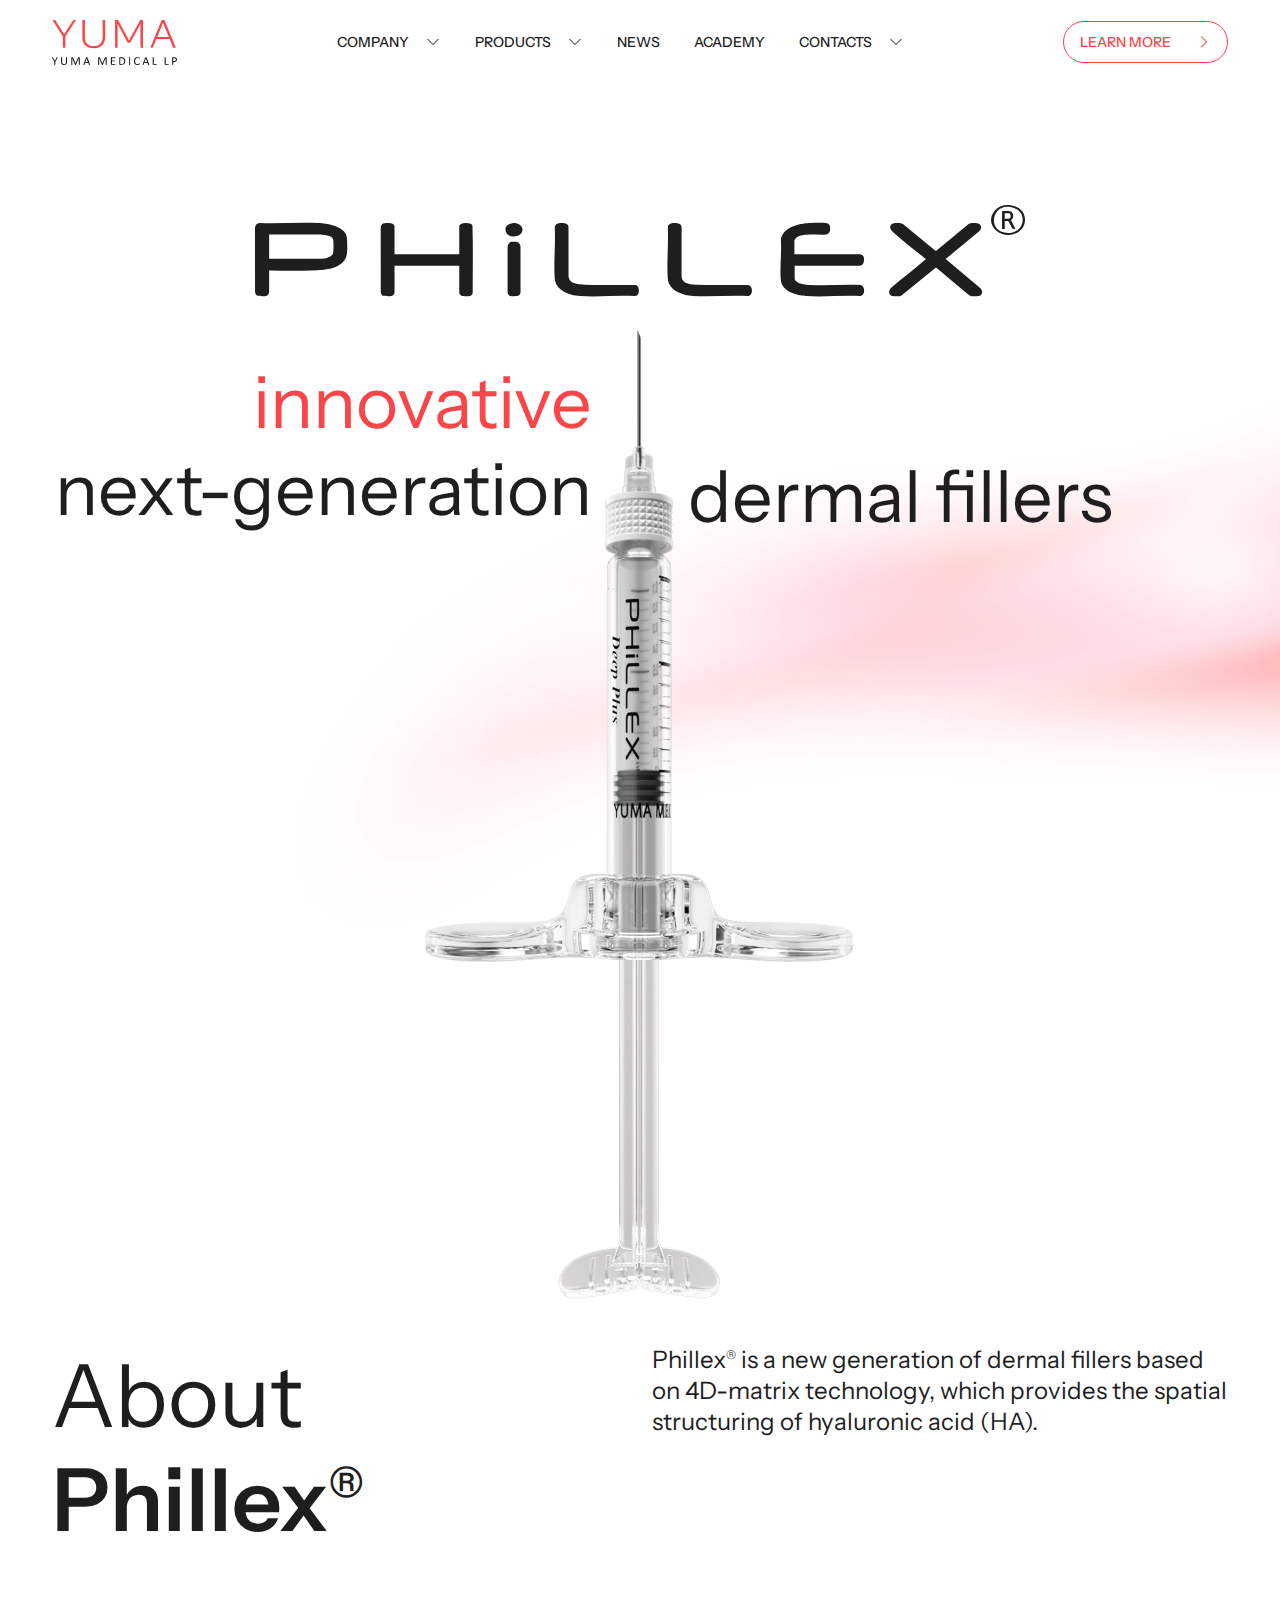
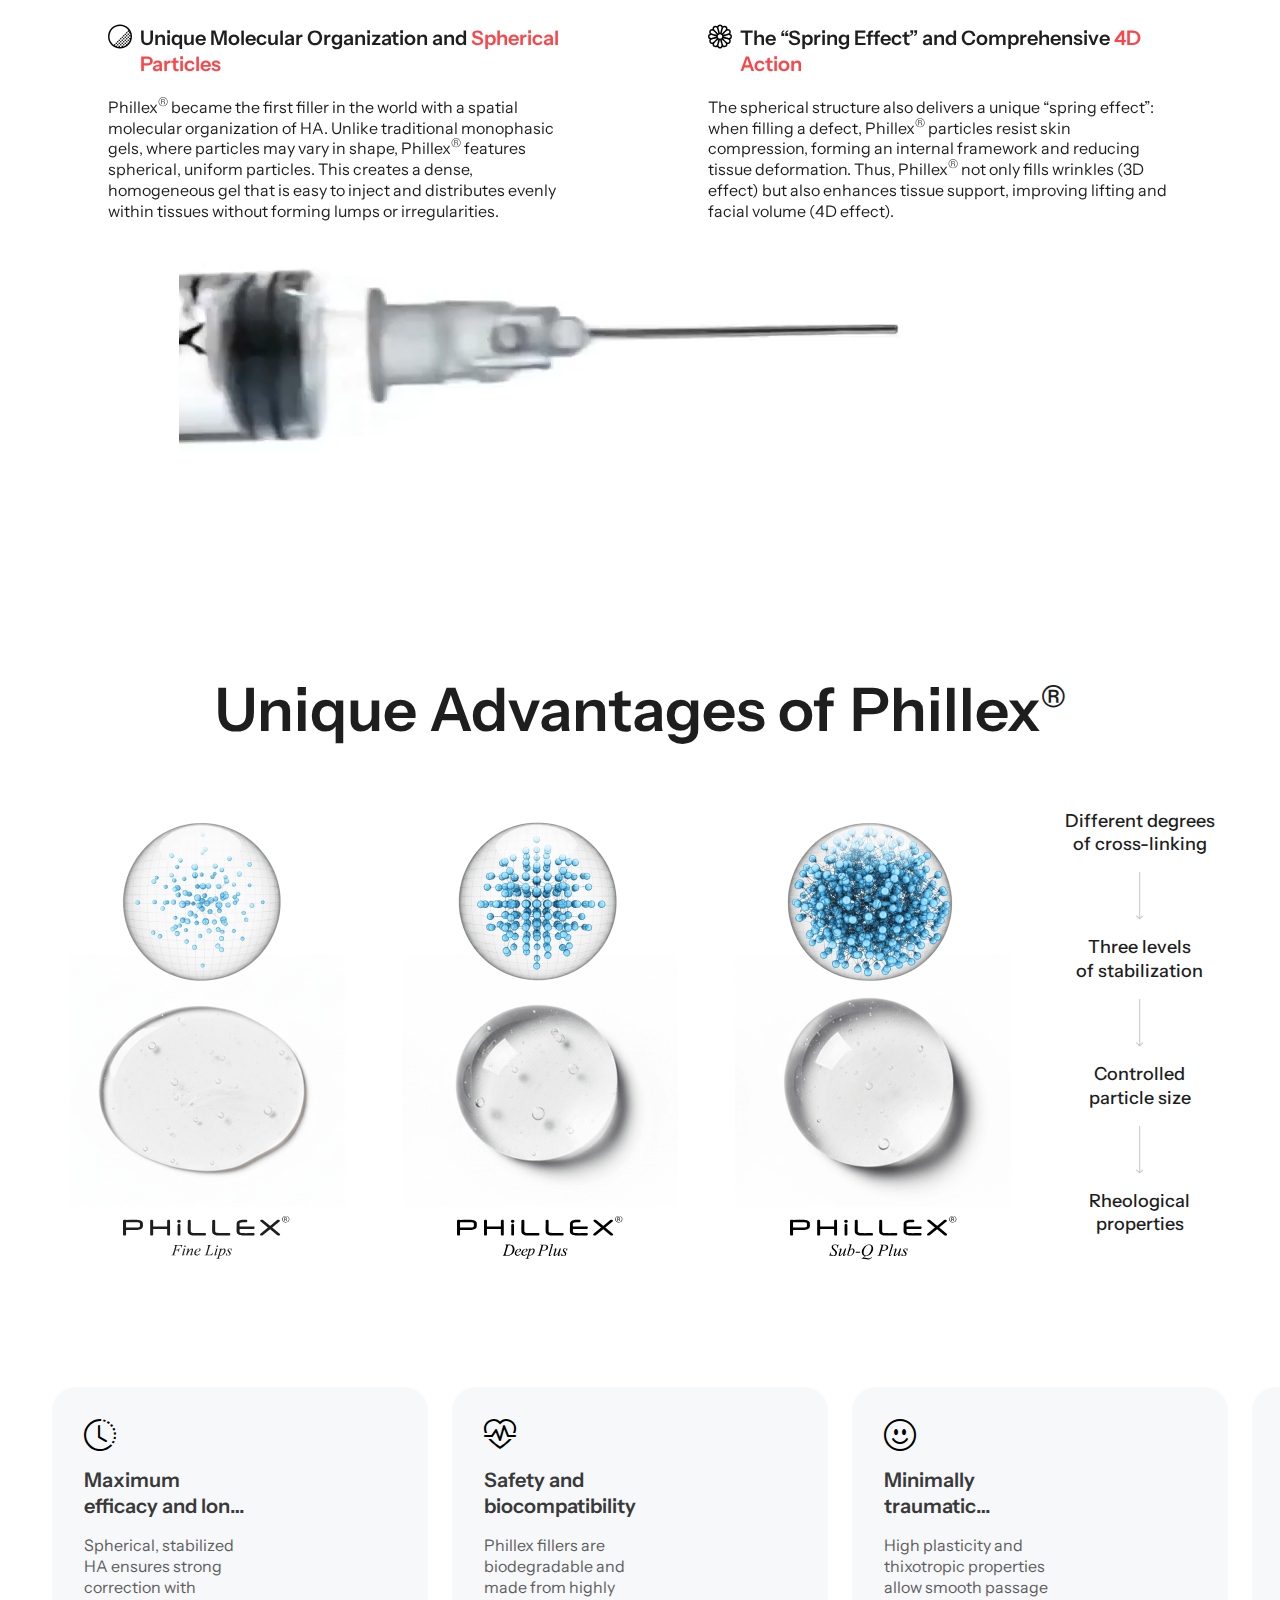
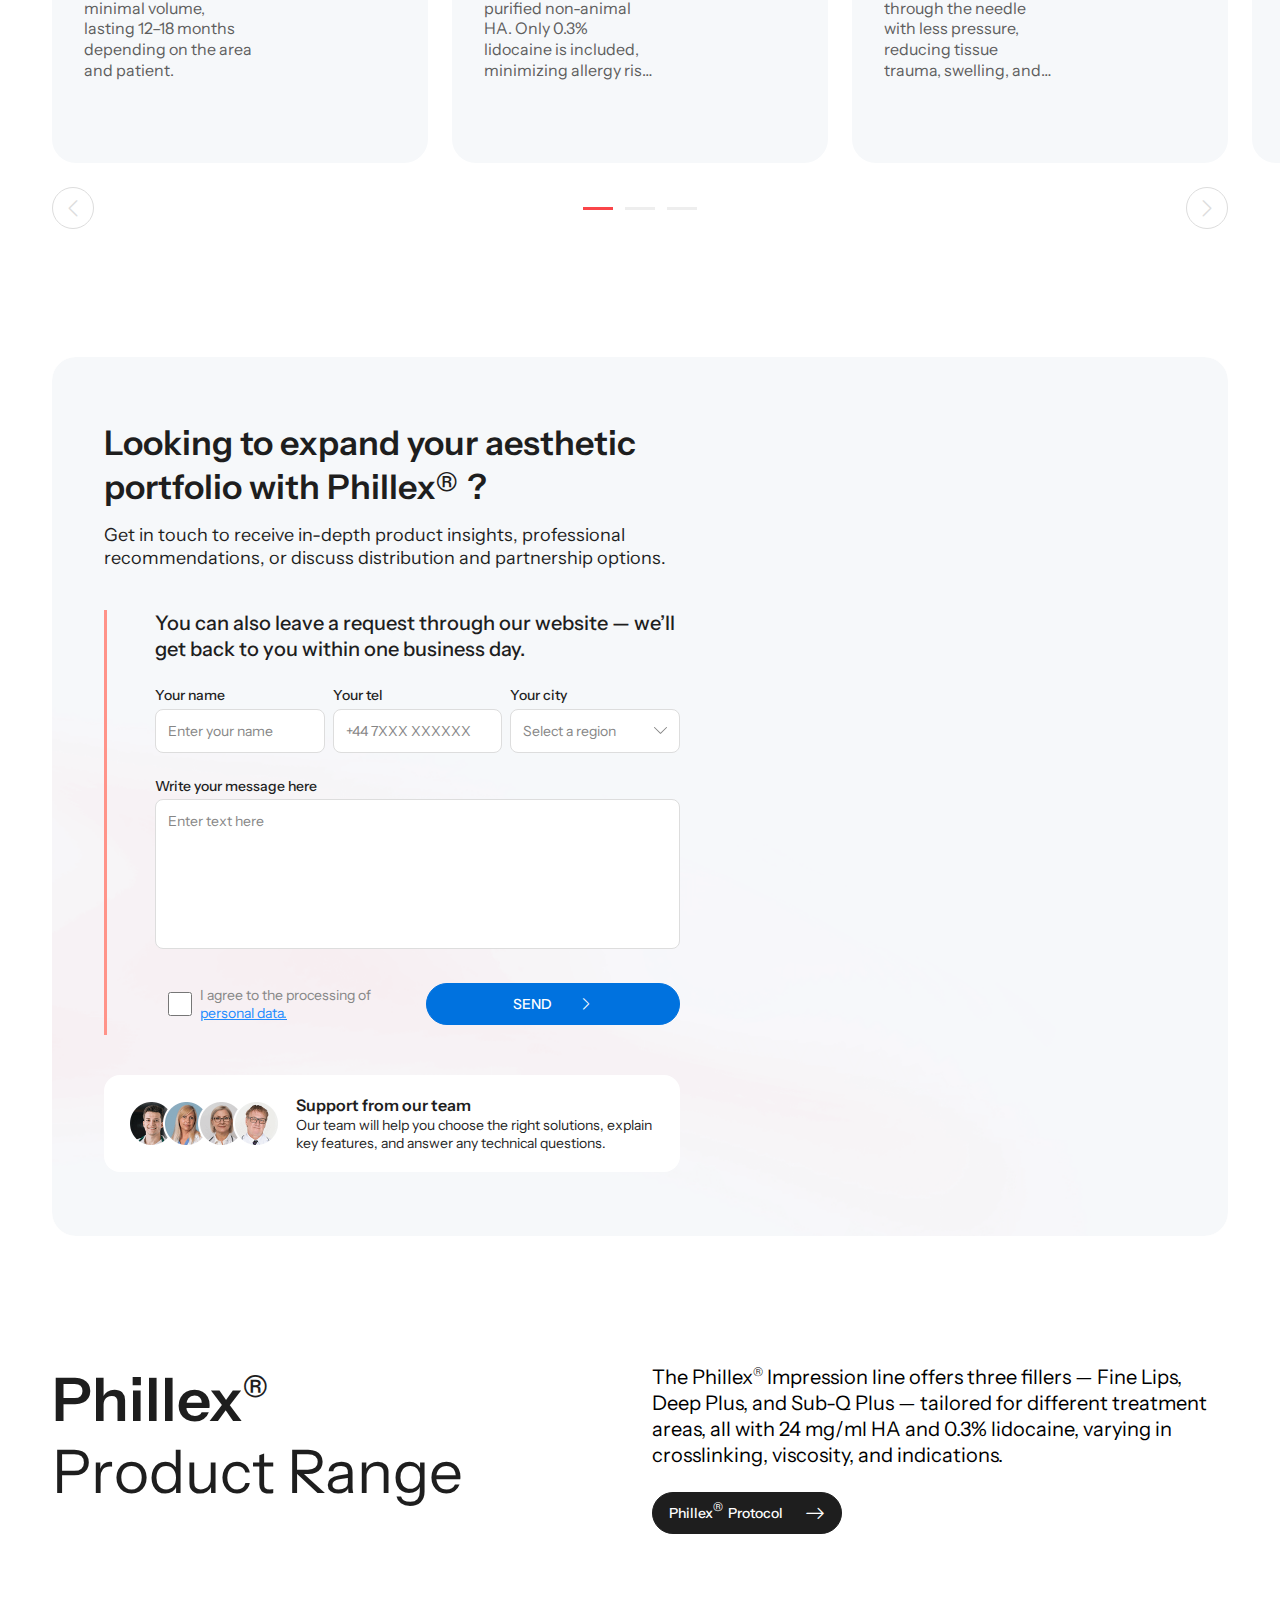
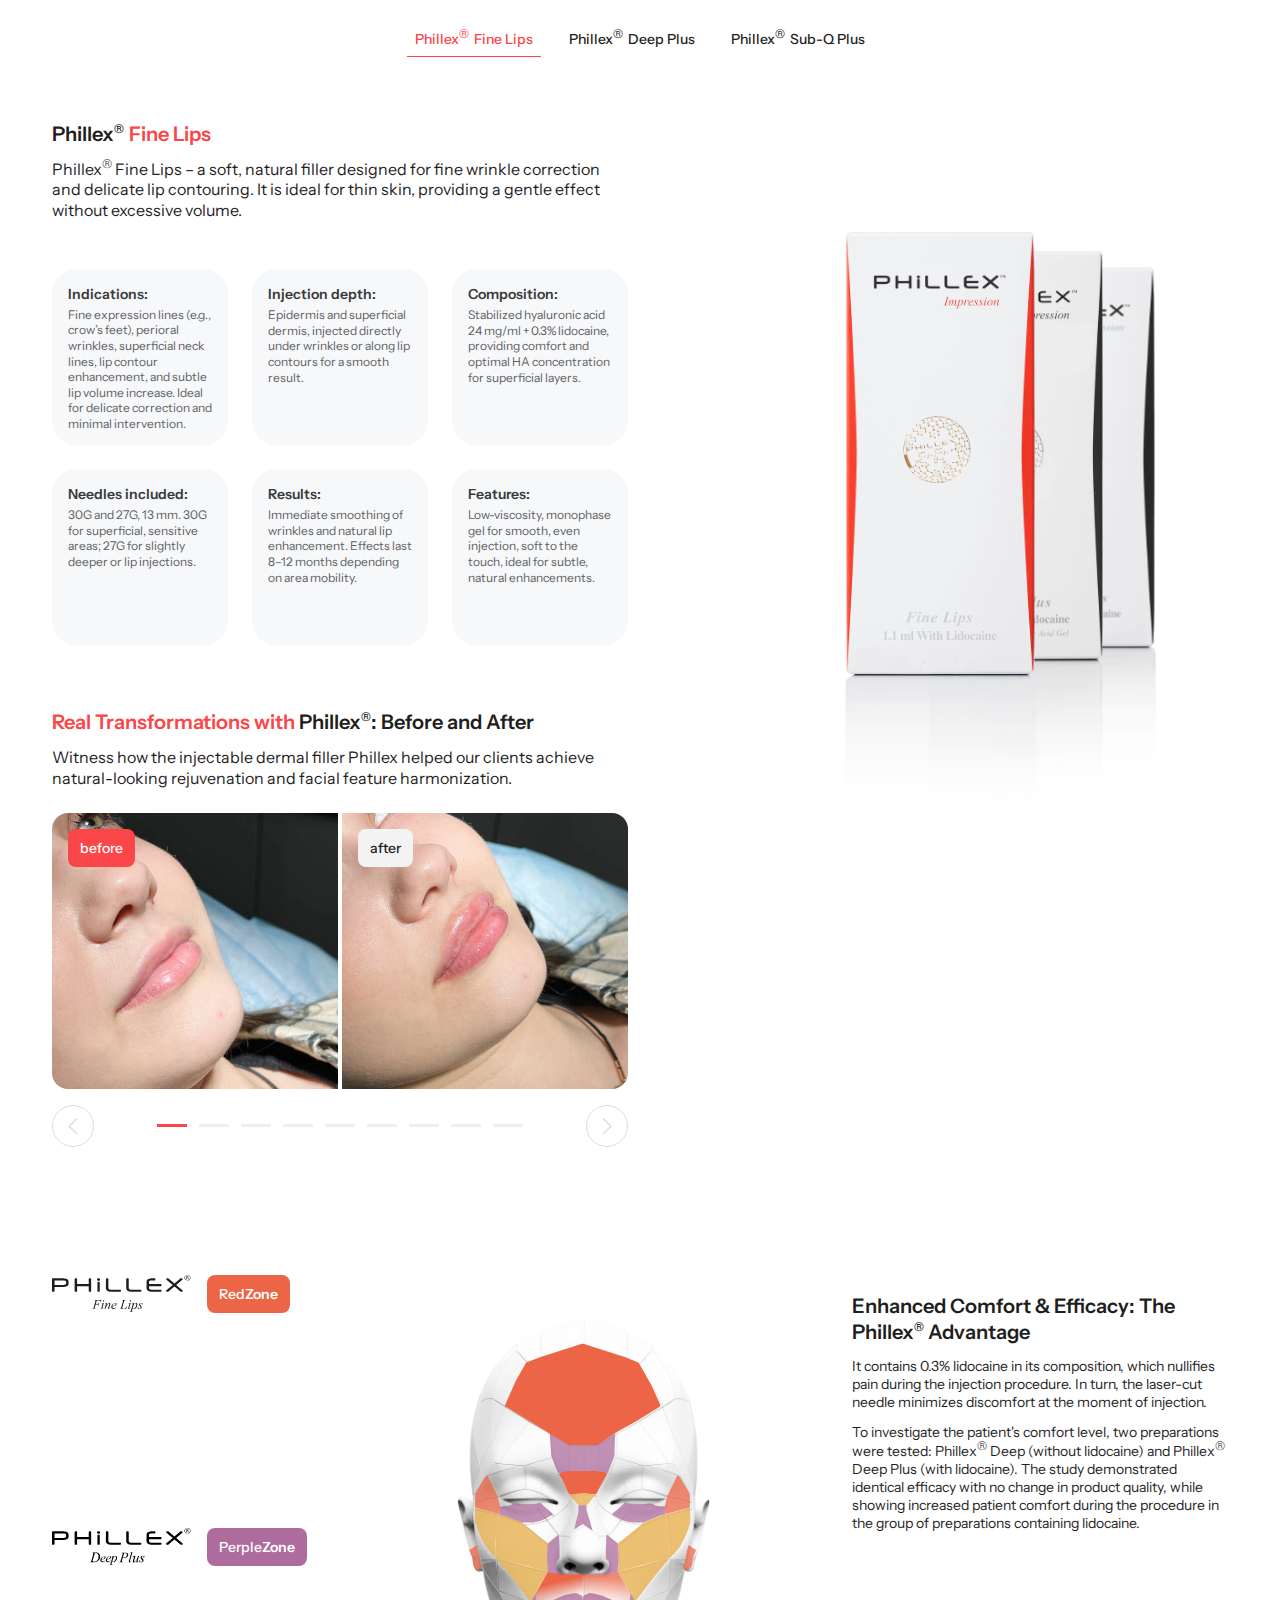
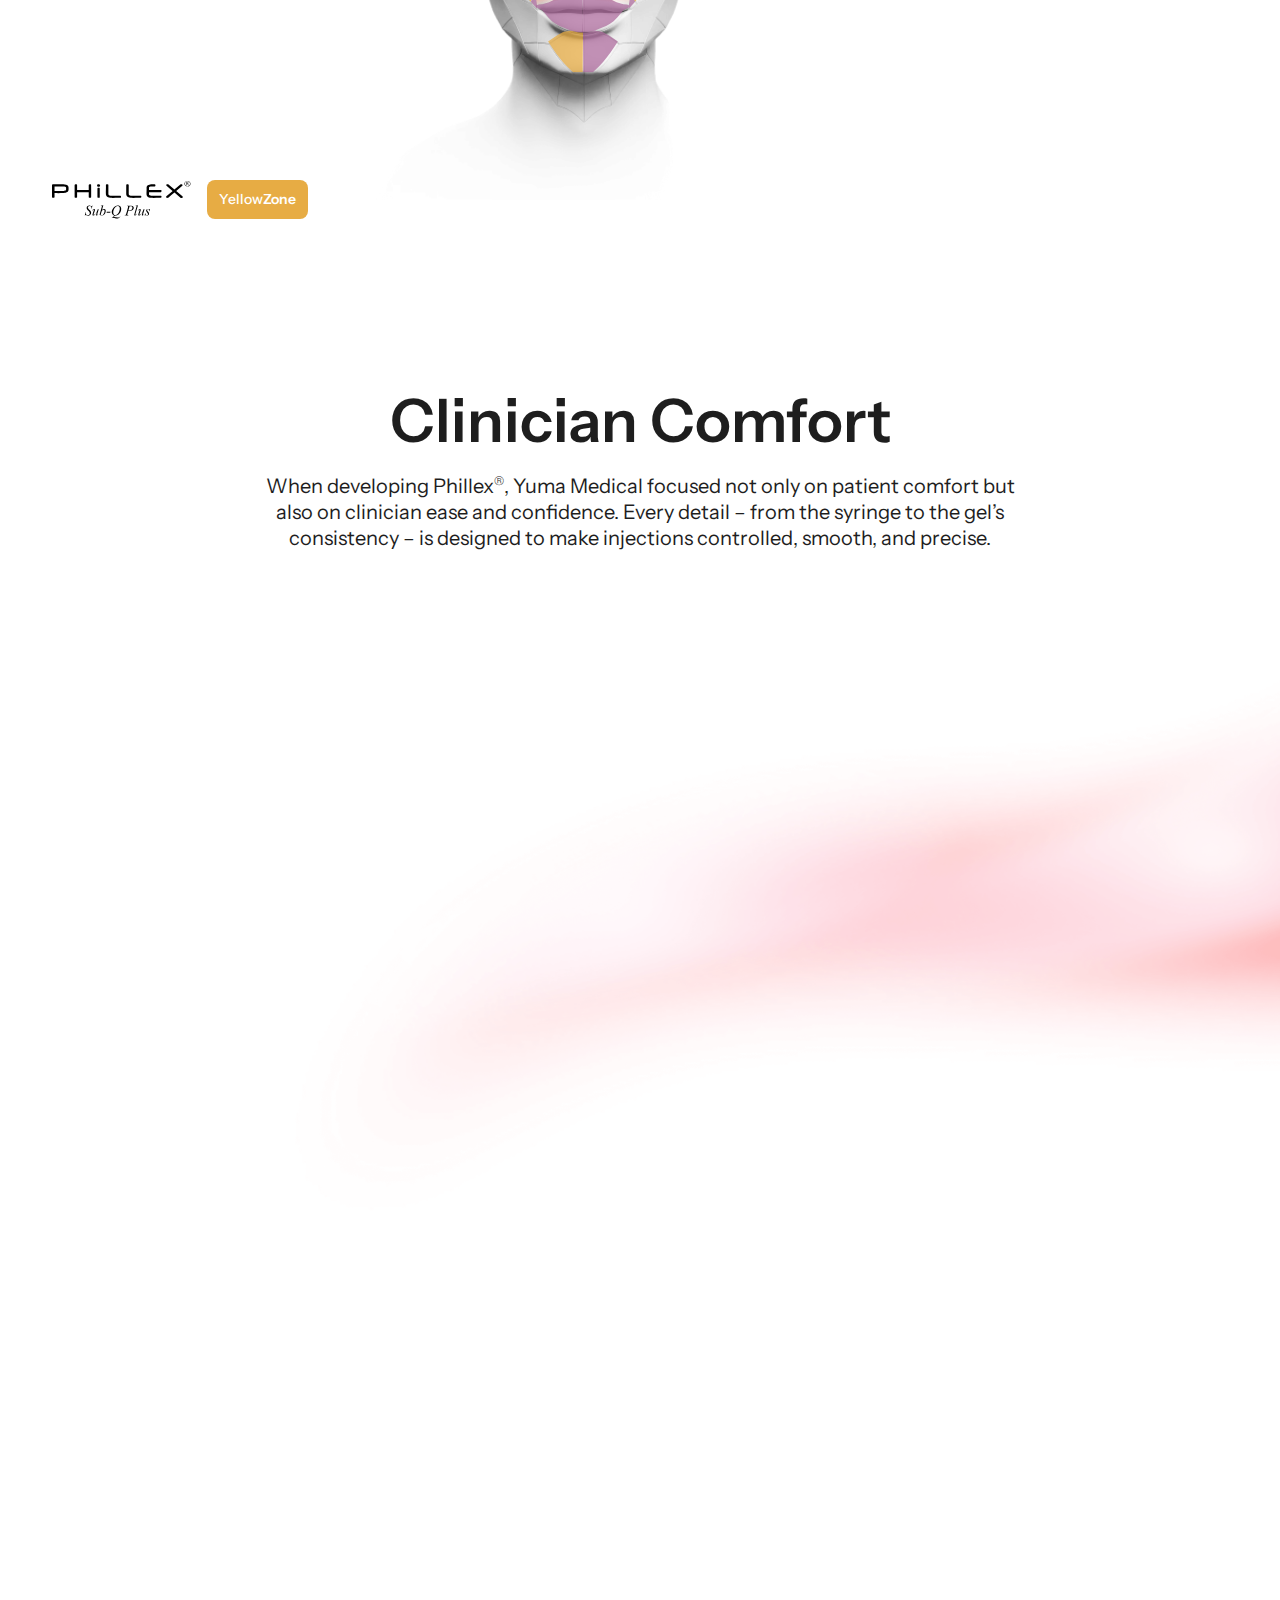
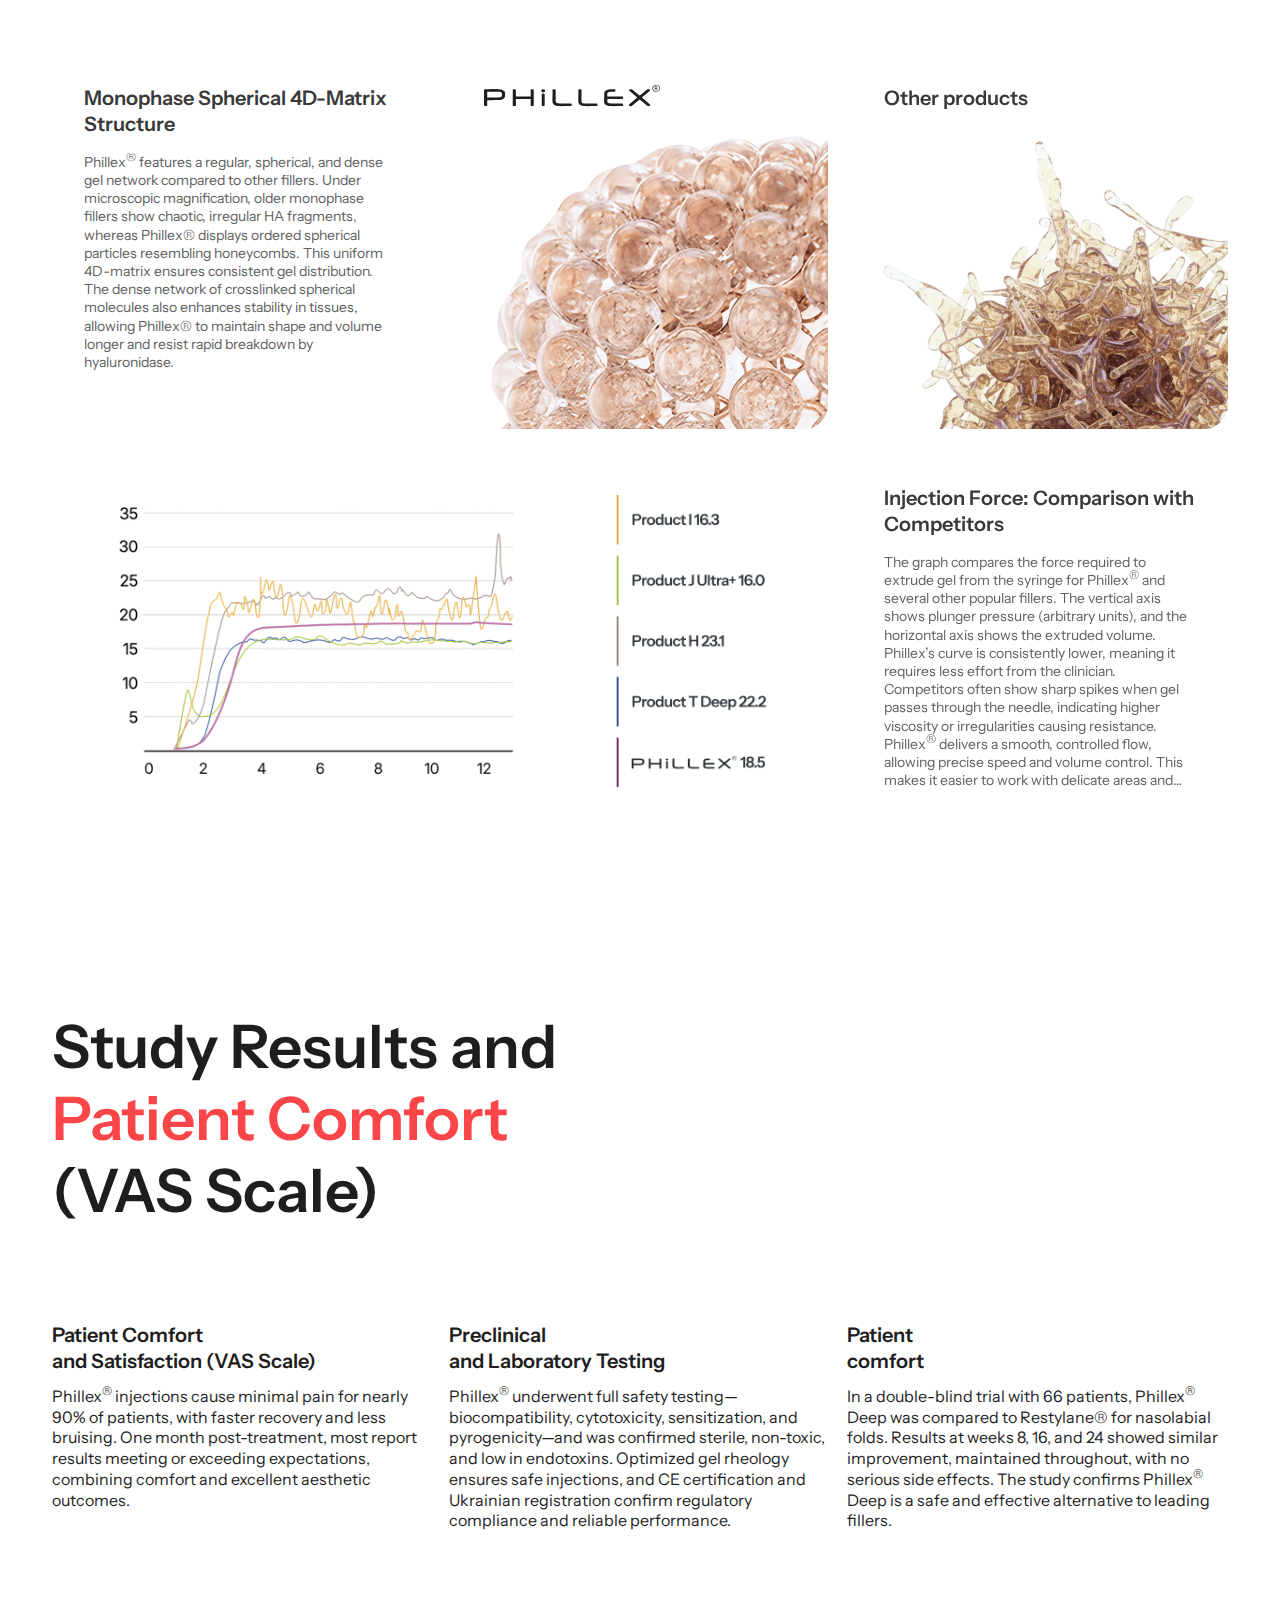
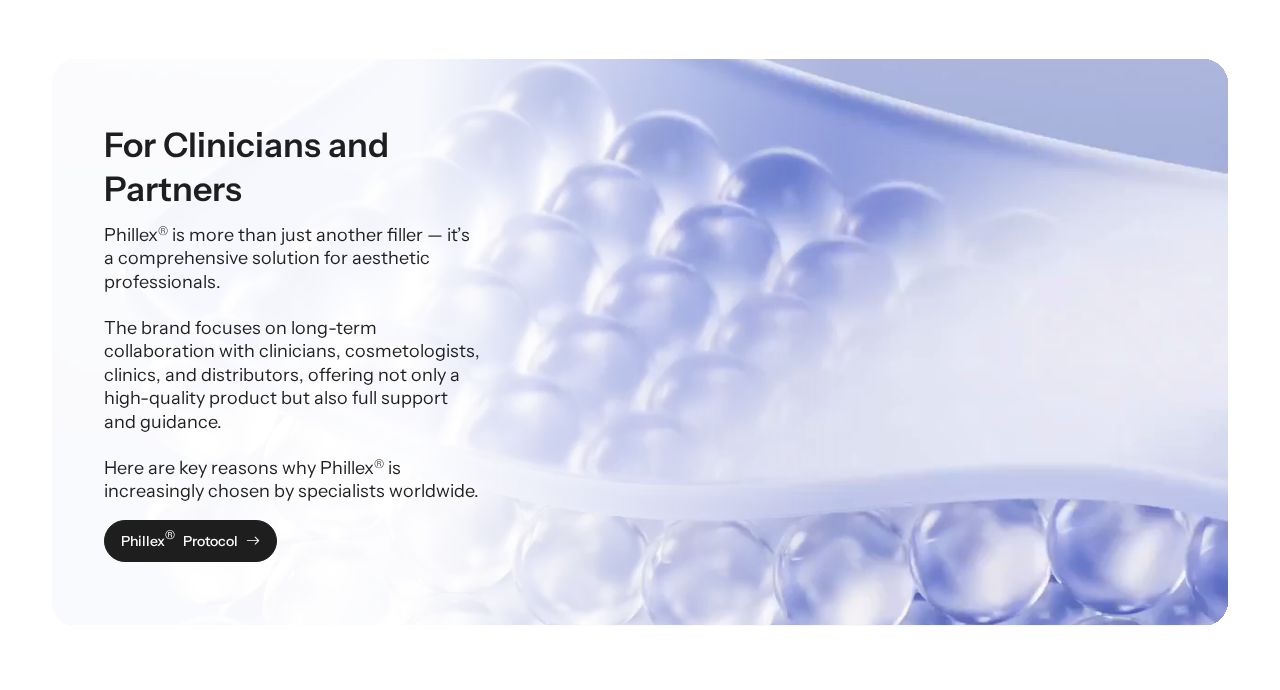
<file: index.html>
<!DOCTYPE html>
<html lang="en">

<head>
  <meta charset="UTF-8" />
  <meta name="viewport" content="width=device-width, initial-scale=1.0" />
  <title>Yuma Project</title>

  <link rel="stylesheet" href="css/reset.css" />
  <link rel="stylesheet" href="css/vendor/swiper-bundle.min.css" />
  <link rel="stylesheet" href="https://cdn.jsdelivr.net/npm/@fancyapps/ui@5.0/dist/fancybox/fancybox.css" />
  <link rel="stylesheet" href="css/vendor/aos.css" />
  <link rel="stylesheet" href="css/icons.css" />
  <link rel="stylesheet" href="css/style.css" />
</head>

<body>
  <!-- Header -->
  <header class="header">
    <div class="header__container">
      <a href="#" class="header__logo">
        <img src="image/logo.svg" width="125" height="45" alt="YUMA Logo" />
      </a>

      <nav class="header__nav">
        <ul class="header__menu">
          <li class="header__menu-item">
            <a href="#" class="header__menu-link link link--gray">
              COMPANY
              <i class="icon-namechevron-down"></i>
            </a>
            <div class="header__submenu">
              <ul class="header__submenu-list">
                <li>
                  <a href="#" class="header__submenu-link link link--gray">History of the company</a>
                </li>
                <li>
                  <a href="#" class="header__submenu-link link link--gray">Our Values</a>
                </li>
                <li>
                  <a href="#" class="header__submenu-link link link--gray">Research</a>
                </li>
              </ul>
            </div>
          </li>
          <li class="header__menu-item">
            <a href="#" class="header__menu-link link link--gray">
              PRODUCTS
              <i class="icon-namechevron-down"></i>
            </a>
            <div class="header__submenu">
              <ul class="header__submenu-list">
                <li>
                  <a href="#" class="header__submenu-link link link--gray"><span class="element">TwAc</span></a>
                </li>
                <li>
                  <a href="#" class="header__submenu-link link link--gray"><span class="element">PHILLEX</span></a>
                </li>
                <li>
                  <a href="#" class="header__submenu-link link link--gray"><span class="element">APPeex</span></a>
                </li>
                <li>
                  <a href="#" class="header__submenu-link link link--gray"><span class="element">Fortox</span></a>
                </li>
              </ul>
            </div>
          </li>
          <li class="header__menu-item">
            <a href="#" class="header__menu-link link link--gray">NEWS
              <i class="icon-namechevron-down"></i>
            </a>
          </li>
          <li class="header__menu-item">
            <a href="#" class="header__menu-link link link--gray">ACADEMY
              <i class="icon-namechevron-down"></i>
            </a>
          </li>
          <li class="header__menu-item">
            <a href="#" class="header__menu-link link link--gray">
              CONTACTS
              <i class="icon-namechevron-down"></i>
            </a>
            <div class="header__submenu">
              <ul class="header__submenu-list">
                <li>
                  <a href="#" class="header__submenu-link link link--gray">Global Network</a>
                </li>
                <li>
                  <a href="#" class="header__submenu-link link link--gray">Contact Us</a>
                </li>
              </ul>
            </div>
          </li>
        </ul>
      </nav>

      <a href="#" class="header__btn btn btn--red-outline">
        LEARN MORE
        <i class="icon-namechevron-right"></i>
      </a>

      <div class="header__burger">
        <div class="header__burger-line"></div>
        <div class="header__burger-line"></div>
        <div class="header__burger-line"></div>
      </div>
    </div>
  </header>

  <main>
    <section class="hero">
      <div class="wrapper">
        <div class="hero__content-image">
          <img src="image/title.svg" width="776" height="93" alt="" />
        </div>
        <div class="hero__content-title">
          <h1><span>innovative</span> next-generation</h1>
          <h2>dermal fillers</h2>
        </div>
      </div>
      <div class="hero-image-wrapper">
        <div class="hero-image">
          <picture>
            <source media="(min-width: 1280px)" srcset="image/hero-image-desk.png" />
            <img class="rellax" data-rellax-speed="2" src="image/hero-image-mob.png" width="375" height="600"
              alt="Hero Image" />
          </picture>
        </div>
      </div>
    </section>

    <section class="about">
      <div class="wrapper">
        <div class="about__header">
          <h2 class="about__title section-title">
            About <span class="element">Phillex</span>
          </h2>
          <p class="about__subtitle section-subtitle">
            <span class="element">Phillex</span> is a new generation of dermal
            fillers based on 4D-matrix technology, which provides the spatial
            structuring of hyaluronic acid (HA).
          </p>
        </div>
        <div class="about__body">
          <div class="about__body-col">
            <div class="about__body-col-title">
              <i class="icon-namenoise-reduction"></i>
              <h3>
                Unique Molecular Organization and
                <span>Spherical Particles</span>
              </h3>
            </div>
            <p class="about__body-col-text">
              <span class="element">Phillex</span> became the first filler in
              the world with a spatial molecular organization of HA. Unlike
              traditional monophasic gels, where particles may vary in shape,
              <span class="element">Phillex</span> features spherical, uniform
              particles. This creates a dense, homogeneous gel that is easy to
              inject and distributes evenly within tissues without forming
              lumps or irregularities.
            </p>
          </div>
          <div class="about__body-col">
            <div class="about__body-col-title">
              <i class="icon-nameflower"></i>
              <h3>
                The “Spring Effect” and Comprehensive <span>4D Action</span>
              </h3>
            </div>
            <p class="about__body-col-text">
              The spherical structure also delivers a unique “spring effect”:
              when filling a defect,
              <span class="element">Phillex</span> particles resist skin
              compression, forming an internal framework and reducing tissue
              deformation. Thus, <span class="element">Phillex</span> not only
              fills wrinkles (3D effect) but also enhances tissue support,
              improving lifting and facial volume (4D effect).
            </p>
          </div>
        </div>
        <div class="about__video">
          <video src="image/video.mp4" autoplay muted loop></video>
        </div>
      </div>
    </section>

    <section class="advantages">
      <div class="wrapper">
        <h2>Unique Advantages of <span class="element"> Phillex</span></h2>
        <div class="advantages__list">
          <div class="advantages__list-item">
            <div class="advantages__list-item-image">
              <img src="image/advantages-image1.png" width="276" height="389" alt="" />
            </div>
            <div class="advantages__list-item-text">
              <img src="image/advantages-text1.svg" width="167" height="44" alt="" />
            </div>
          </div>
          <div class="advantages__list-item">
            <div class="advantages__list-item-image">
              <img src="image/advantages-image2.png" width="276" height="389" alt="" />
            </div>
            <div class="advantages__list-item-text">
              <img src="image/advantages-text2.svg" width="167" height="44" alt="" />
            </div>
          </div>
          <div class="advantages__list-item">
            <div class="advantages__list-item-image">
              <img src="image/advantages-image3.png" width="276" height="389" alt="" />
            </div>
            <div class="advantages__list-item-text">
              <img src="image/advantages-text3.svg" width="167" height="44" alt="" />
            </div>
          </div>
          <div class="advantages__list-item">
            <p>
              Different degrees <br />
              of cross-linking
            </p>
            <p>
              Three levels <br />
              of stabilization
            </p>
            <p>
              Controlled <br />
              particle size
            </p>
            <p>
              Rheological <br />
              properties
            </p>
          </div>
        </div>
      </div>
    </section>

    <div class="advantages-sliders">
      <div class="advantages-swiper swiper">
        <div class="swiper-wrapper">
          <div class="swiper-slide">
            <div class="advantages-slider-card">
              <i class="icon-nameclock-history"></i>
              <h3>Maximum efficacy and long-lasting results</h3>
              <p>
                Spherical, stabilized HA ensures strong correction with
                minimal volume, lasting 12–18 months depending on the area and
                patient.
              </p>
            </div>
          </div>
          <div class="swiper-slide">
            <div class="advantages-slider-card">
              <i class="icon-nameheart-pulse"></i>
              <h3>
                Safety and <br />
                biocompatibility
              </h3>
              <p>
                Phillex fillers are biodegradable and made from highly
                purified non-animal HA. Only 0.3% lidocaine is included,
                minimizing allergy risk and side effects.
              </p>
            </div>
          </div>
          <div class="swiper-slide">
            <div class="advantages-slider-card">
              <i class="icon-nameemoji-smile"></i>
              <h3>
                Minimally <br />
                traumatic injections
              </h3>
              <p>
                High plasticity and thixotropic properties allow smooth
                passage through the needle with less pressure, reducing tissue
                trauma, swelling, and redness.
              </p>
            </div>
          </div>
          <div class="swiper-slide">
            <div class="advantages-slider-card">
              <i class="icon-namewater"></i>
              <h3>
                Thixotropic <br />
                gel behavior
              </h3>
              <p>
                Gel becomes more fluid under pressure for easy injection and
                returns to its original volume in tissues, ensuring precise
                and even distribution.
              </p>
            </div>
          </div>
          <div class="swiper-slide">
            <div class="advantages-slider-card">
              <i class="icon-namevignette"></i>
              <h3>
                Laser-sharpened <br />
                needles
              </h3>
              <p>
                Ultra-sharp tips reduce pain, microtrauma, bruising, and speed
                up healing, providing precision and ease for the clinician.
              </p>
            </div>
          </div>
        </div>

        <div class="advantages-sliders-nav">
          <div class="advantages-sliders-button-prev">
            <i class="icon-namechevron-left"></i>
          </div>
          <div class="advantages-sliders-pagination"></div>
          <div class="advantages-sliders-button-next">
            <i class="icon-namechevron-right"></i>
          </div>
        </div>
      </div>
    </div>

    <section class="looking">
      <div class="wrapper">
        <div class="looking__content">
          <div class="looking__content-title">
            <h2>
              Looking to expand your aesthetic portfolio with
              <span class="element">Phillex</span>?
            </h2>
            <p>
              Get in touch to receive in-depth product insights, professional
              recommendations, or discuss distribution and partnership
              options.
            </p>
          </div>
          <form class="looking__content-form">
            <h3>
              You can also leave a request through our website — we’ll get
              back to you within one business day.
            </h3>
            <div class="looking__content-form-col">
              <div class="looking__content-form-group input-group">
                <label for="name" class="input-label">Your name</label>
                <input type="text" id="name" name="name" class="input-field" required placeholder="Enter your name" />
              </div>
              <div class="looking__content-form-group input-group">
                <label for="tel" class="input-label">Your tel</label>
                <input type="text" id="tel" name="tel" class="input-field" required placeholder="+44 7XXX XXXXXX" />
              </div>
              <div class="looking__content-form-group input-group">
                <label for="city" class="input-label">Your city</label>
                <select name="city" id="city">
                  <option value="" disabled selected>Select a region</option>
                  <option value="new-york">New York</option>
                  <option value="los-angeles">Los Angeles</option>
                  <option value="chicago">Chicago</option>
                  <option value="houston">Houston</option>
                  <option value="miami">Miami</option>
                </select>
              </div>
            </div>
            <div class="looking__content-form-group full-width input-group">
              <label for="message" class="input-label">Write your message here</label>
              <textarea id="message" name="message" rows="4" placeholder="Enter text here"></textarea>
            </div>
            <div class="looking__content-form-content">
              <div class="looking__content-form-checkbox">
                <input type="checkbox" id="consent" name="consent" required />
                <label for="consent">
                  <span class="checkbox-box"></span>
                  I agree to the processing of
                  <a href="/">personal data.</a></label>
              </div>
              <button type="submit" class="btn btn--blue-outline">
                SEND
                <i class="icon-namechevron-right"></i>
              </button>
            </div>
          </form>
          <div class="looking__content-banner">
            <div class="looking__content-banner-img">
              <img src="image/avatars-group.png" width="152" height="47" alt="" />
            </div>
            <div class="looking__content-banner-text">
              <h3>Support from our team</h3>
              <p>
                Our team will help you choose the right solutions, explain key
                features, and answer any technical questions.
              </p>
            </div>
          </div>
        </div>
        <div class="looking__paralax">
          <img src="image/form-paralax.png" width="1667" data-rellax-speed="-6" data-rellax-percentage="0.5"
            height="1667" class="rellax" alt="" />
        </div>
        <div class="looking__bg">
          <img src="image/form-bg.png" width="1816" height="819" alt="" />
        </div>
      </div>
    </section>

    <section class="product-range">
      <div class="wrapper">
        <div class="product-range__title">
          <h2><span class="element">Phillex</span> Product Range</h2>
          <div class="product-range__title-description">
            <p>
              The <span class="element">Phillex</span> Impression line offers
              three fillers — Fine Lips, Deep Plus, and Sub-Q Plus — tailored
              for different treatment areas, all with 24 mg/ml HA and 0.3%
              lidocaine, varying in crosslinking, viscosity, and indications.
            </p>
            <a href="/" class="btn btn--gray-filled"><span class="element">Phillex</span> Protocol <i
                class="icon-namearrow-right"></i></a>
          </div>
        </div>
        <div class="product-range__body">
          <div class="product-range__tabs">
            <div class="product-range__tab product-range__tab--active" data-tab="fine-lips">
              <span class="element">Phillex</span> Fine Lips
            </div>
            <div class="product-range__tab" data-tab="deep-plus">
              <span class="element">Phillex</span> Deep Plus
            </div>
            <div class="product-range__tab" data-tab="sub-q">
              <span class="element">Phillex</span> Sub-Q Plus
            </div>
          </div>
          <div class="product-range__section">
            <div class="product-range__contents">
              <div class="product-range__content product-range__content--active" id="content-fine-lips">
                <div class="product-range__content-box">
                  <div class="product-range__content-title">
                    <h3><span class="element">Phillex</span> Fine Lips</h3>
                    <p>
                      <span class="element">Phillex</span> Fine Lips – a soft,
                      natural filler designed for fine wrinkle correction and
                      delicate lip contouring. It is ideal for thin skin,
                      providing a gentle effect without excessive volume.
                    </p>
                  </div>
                  <div class="product-range__content-box-list">
                    <div class="product-range__content-box-item">
                      <h4>Indications:</h4>
                      <p>
                        Fine expression lines (e.g., crow’s feet), perioral
                        wrinkles, superficial neck lines, lip contour
                        enhancement, and subtle lip volume increase. Ideal for
                        delicate correction and minimal intervention.
                      </p>
                    </div>
                    <div class="product-range__content-box-item">
                      <h4>Injection depth:</h4>
                      <p>
                        Epidermis and superficial dermis, injected directly
                        under wrinkles or along lip contours for a smooth
                        result.
                      </p>
                    </div>
                    <div class="product-range__content-box-item">
                      <h4>Composition:</h4>
                      <p>
                        Stabilized hyaluronic acid 24 mg/ml + 0.3% lidocaine,
                        providing comfort and optimal HA concentration for
                        superficial layers.
                      </p>
                    </div>
                    <div class="product-range__content-box-item">
                      <h4>Needles included:</h4>
                      <p>
                        30G and 27G, 13 mm. 30G for superficial, sensitive
                        areas; 27G for slightly deeper or lip injections.
                      </p>
                    </div>
                    <div class="product-range__content-box-item">
                      <h4>Results:</h4>
                      <p>
                        Immediate smoothing of wrinkles and natural lip
                        enhancement. Effects last 8–12 months depending on
                        area mobility.
                      </p>
                    </div>
                    <div class="product-range__content-box-item">
                      <h4>Features:</h4>
                      <p>
                        Low-viscosity, monophase gel for smooth, even
                        injection, soft to the touch, ideal for subtle,
                        natural enhancements.
                      </p>
                    </div>
                  </div>
                </div>

                <div class="swiper product-range__nested-swiper">
                  <div class="product-range__nested-title">
                    <h4>
                      <strong>Real Transformations with</strong>
                      <span class="element">Phillex</span>: Before and After
                    </h4>
                    <p>
                      Witness how the injectable dermal filler Phillex helped
                      our clients achieve natural-looking rejuvenation and
                      facial feature harmonization.
                    </p>
                  </div>
                  <div class="swiper-wrapper">
                    <div class="swiper-slide">
                      <div class="product-range__nested-card">
                        <a href="image/product-range__nested1.jpg" data-fancybox="gallery-fine-lips">
                          <img src="image/product-range__nested1.jpg" alt="Image 1" width="286" height="276" />
                          <span class="product-range__nested-badge product-range__nested--red">before</span>
                        </a>
                        <a href="image/product-range__nested2.jpg" data-fancybox="gallery-fine-lips">
                          <img src="image/product-range__nested2.jpg" alt="Image 2" width="286" height="276" />
                          <span class="product-range__nested-badge product-range__nested--white">after</span>
                        </a>
                      </div>
                    </div>
                    <div class="swiper-slide">
                      <div class="product-range__nested-card">
                        <a href="image/product-range__nested1.jpg" data-fancybox="gallery-fine-lips">
                          <img src="image/product-range__nested1.jpg" alt="Image 1" width="286" height="276" />
                          <span class="product-range__nested-badge product-range__nested--red">before</span>
                        </a>
                        <a href="image/product-range__nested2.jpg" data-fancybox="gallery-fine-lips">
                          <img src="image/product-range__nested2.jpg" alt="Image 2" width="286" height="276" />
                          <span class="product-range__nested-badge product-range__nested--white">after</span>
                        </a>
                      </div>
                    </div>
                    <div class="swiper-slide">
                      <div class="product-range__nested-card">
                        <a href="image/product-range__nested1.jpg" data-fancybox="gallery-fine-lips">
                          <img src="image/product-range__nested1.jpg" alt="Image 1" width="286" height="276" />
                          <span class="product-range__nested-badge product-range__nested--red">before</span>
                        </a>
                        <a href="image/product-range__nested2.jpg" data-fancybox="gallery-fine-lips">
                          <img src="image/product-range__nested2.jpg" alt="Image 2" width="286" height="276" />
                          <span class="product-range__nested-badge product-range__nested--white">after</span>
                        </a>
                      </div>
                    </div>
                    <div class="swiper-slide">
                      <div class="product-range__nested-card">
                        <a href="image/product-range__nested1.jpg" data-fancybox="gallery-fine-lips">
                          <img src="image/product-range__nested1.jpg" alt="Image 1" width="286" height="276" />
                          <span class="product-range__nested-badge product-range__nested--red">before</span>
                        </a>
                        <a href="image/product-range__nested2.jpg" data-fancybox="gallery-fine-lips">
                          <img src="image/product-range__nested2.jpg" alt="Image 2" width="286" height="276" />
                          <span class="product-range__nested-badge product-range__nested--white">after</span>
                        </a>
                      </div>
                    </div>
                    <div class="swiper-slide">
                      <div class="product-range__nested-card">
                        <a href="image/product-range__nested1.jpg" data-fancybox="gallery-fine-lips">
                          <img src="image/product-range__nested1.jpg" alt="Image 1" width="286" height="276" />
                          <span class="product-range__nested-badge product-range__nested--red">before</span>
                        </a>
                        <a href="image/product-range__nested2.jpg" data-fancybox="gallery-fine-lips">
                          <img src="image/product-range__nested2.jpg" alt="Image 2" width="286" height="276" />
                          <span class="product-range__nested-badge product-range__nested--white">after</span>
                        </a>
                      </div>
                    </div>
                    <div class="swiper-slide">
                      <div class="product-range__nested-card">
                        <a href="image/product-range__nested1.jpg" data-fancybox="gallery-fine-lips">
                          <img src="image/product-range__nested1.jpg" alt="Image 1" width="286" height="276" />
                          <span class="product-range__nested-badge product-range__nested--red">before</span>
                        </a>
                        <a href="image/product-range__nested2.jpg" data-fancybox="gallery-fine-lips">
                          <img src="image/product-range__nested2.jpg" alt="Image 2" width="286" height="276" />
                          <span class="product-range__nested-badge product-range__nested--white">after</span>
                        </a>
                      </div>
                    </div>
                    <div class="swiper-slide">
                      <div class="product-range__nested-card">
                        <a href="image/product-range__nested1.jpg" data-fancybox="gallery-fine-lips">
                          <img src="image/product-range__nested1.jpg" alt="Image 1" width="286" height="276" />
                          <span class="product-range__nested-badge product-range__nested--red">before</span>
                        </a>
                        <a href="image/product-range__nested2.jpg" data-fancybox="gallery-fine-lips">
                          <img src="image/product-range__nested2.jpg" alt="Image 2" width="286" height="276" />
                          <span class="product-range__nested-badge product-range__nested--white">after</span>
                        </a>
                      </div>
                    </div>
                    <div class="swiper-slide">
                      <div class="product-range__nested-card">
                        <a href="image/product-range__nested1.jpg" data-fancybox="gallery-fine-lips">
                          <img src="image/product-range__nested1.jpg" alt="Image 1" width="286" height="276" />
                          <span class="product-range__nested-badge product-range__nested--red">before</span>
                        </a>
                        <a href="image/product-range__nested2.jpg" data-fancybox="gallery-fine-lips">
                          <img src="image/product-range__nested2.jpg" alt="Image 2" width="286" height="276" />
                          <span class="product-range__nested-badge product-range__nested--white">after</span>
                        </a>
                      </div>
                    </div>
                    <div class="swiper-slide">
                      <div class="product-range__nested-card">
                        <a href="image/product-range__nested1.jpg" data-fancybox="gallery-fine-lips">
                          <img src="image/product-range__nested1.jpg" alt="Image 1" width="286" height="276" />
                          <span class="product-range__nested-badge product-range__nested--red">before</span>
                        </a>
                        <a href="image/product-range__nested2.jpg" data-fancybox="gallery-fine-lips">
                          <img src="image/product-range__nested2.jpg" alt="Image 2" width="286" height="276" />
                          <span class="product-range__nested-badge product-range__nested--white">after</span>
                        </a>
                      </div>
                    </div>
                  </div>
                  <div class="advantages-sliders-nav">
                    <div class="product-range-button-prev">
                      <i class="icon-namechevron-left"></i>
                    </div>
                    <div class="product-range-pagination"></div>
                    <div class="product-range-button-next">
                      <i class="icon-namechevron-right"></i>
                    </div>
                  </div>
                </div>
              </div>

              <div class="product-range__content" id="content-deep-plus">
                <div class="product-range__content-box">
                  <div class="product-range__content-title">
                    <h3><span class="element">Phillex</span> Deep Plus</h3>
                    <p>
                      <span class="element">Phillex</span> Deep Plus is a
                      medium-density filler designed for correcting medium to
                      deep wrinkles and providing moderate volume restoration.
                    </p>
                  </div>
                  <div class="product-range__content-box-list">
                    <div class="product-range__content-box-item">
                      <h4>Indications:</h4>
                      <p>
                        Deep nasolabial folds, marionette lines, moderate lip
                        contouring and volumization, mild cheek correction,
                        and nose-to-mouth creases.
                      </p>
                    </div>
                    <div class="product-range__content-box-item">
                      <h4>Injection depth:</h4>
                      <p>
                        Mid to deep dermis; papular or linear threading
                        techniques.
                      </p>
                    </div>
                    <div class="product-range__content-box-item">
                      <h4>Composition:</h4>
                      <p>
                        Hyaluronic acid 24 mg/ml + 0.3% lidocaine (4D-matrix),
                        offering optimal plasticity and stability for deeper
                        areas.
                      </p>
                    </div>
                    <div class="product-range__content-box-item">
                      <h4>Needles included:</h4>
                      <p>
                        27G (2 pcs), suitable for medium-density
                        fillers.Results: visible wrinkle reduction, restored
                        facial volume, and natural lip enhancement. Effects
                        last 12–15 months (up to 18 months in low-mobility
                        areas).
                      </p>
                    </div>
                    <div class="product-range__content-box-item">
                      <h4>Features:</h4>
                      <p>
                        Balanced viscosity, strong lifting effect, stable
                        tissue support, easy modeling, and smooth integration
                        without firmness.
                      </p>
                    </div>
                  </div>
                </div>

                <div class="swiper product-range__nested-swiper">
                  <div class="product-range__nested-title">
                    <h4>
                      <strong>Real Transformations with</strong>
                      <span class="element">Phillex</span>: Before and After
                    </h4>
                    <p>
                      Witness how the injectable dermal filler
                      <span class="element">Phillex</span> helped our clients
                      achieve natural-looking rejuvenation and facial feature
                      harmonization.
                    </p>
                  </div>
                  <div class="swiper-wrapper">
                    <div class="swiper-slide">
                      <div class="product-range__nested-card">
                        <a href="image/product-range__nested3.jpg" data-fancybox="gallery-deep-plus">
                          <img src="image/product-range__nested3.jpg" alt="Image 1" width="286" height="276" />
                          <span class="product-range__nested-badge product-range__nested--red">before</span>
                        </a>
                        <a href="image/product-range__nested4.jpg" data-fancybox="gallery-deep-plus">
                          <img src="image/product-range__nested4.jpg" alt="Image 2" width="286" height="276" />
                          <span class="product-range__nested-badge product-range__nested--white">after</span>
                        </a>
                      </div>
                    </div>
                    <div class="swiper-slide">
                      <div class="product-range__nested-card">
                        <a href="image/product-range__nested3.jpg" data-fancybox="gallery-deep-plus">
                          <img src="image/product-range__nested3.jpg" alt="Image 1" width="286" height="276" />
                          <span class="product-range__nested-badge product-range__nested--red">before</span>
                        </a>
                        <a href="image/product-range__nested4.jpg" data-fancybox="gallery-deep-plus">
                          <img src="image/product-range__nested4.jpg" alt="Image 2" width="286" height="276" />
                          <span class="product-range__nested-badge product-range__nested--white">after</span>
                        </a>
                      </div>
                    </div>
                    <div class="swiper-slide">
                      <div class="product-range__nested-card">
                        <a href="image/product-range__nested3.jpg" data-fancybox="gallery-deep-plus">
                          <img src="image/product-range__nested3.jpg" alt="Image 1" width="286" height="276" />
                          <span class="product-range__nested-badge product-range__nested--red">before</span>
                        </a>
                        <a href="image/product-range__nested4.jpg" data-fancybox="gallery-deep-plus">
                          <img src="image/product-range__nested4.jpg" alt="Image 2" width="286" height="276" />
                          <span class="product-range__nested-badge product-range__nested--white">after</span>
                        </a>
                      </div>
                    </div>
                  </div>
                  <div class="advantages-sliders-nav">
                    <div class="product-range-button-prev">
                      <i class="icon-namechevron-left"></i>
                    </div>
                    <div class="product-range-pagination"></div>
                    <div class="product-range-button-next">
                      <i class="icon-namechevron-right"></i>
                    </div>
                  </div>
                </div>
              </div>

              <!-- Content for Sub-Q Plus -->
              <div class="product-range__content" id="content-sub-q">
                <div class="product-range__content-box">
                  <div class="product-range__content-title">
                    <h3><span class="element">Phillex</span> Sub-Q Plus</h3>
                    <p>
                      <span class="element">Phillex</span> Sub-Q Plus is a
                      high-density filler designed for deep contouring,
                      volumization, and strong lifting. It is the densest gel
                      in the line, created to build a stable structural
                      support within the tissues.
                    </p>
                  </div>
                  <div class="product-range__content-box-list">
                    <div class="product-range__content-box-item">
                      <h4>Indications:</h4>
                      <p>
                        Deep wrinkles, significant volume loss, correction of
                        cheeks, cheekbones, chin, jawline definition, and
                        facial asymmetry requiring substantial volume.
                      </p>
                    </div>
                    <div class="product-range__content-box-item">
                      <h4>Injection depth:</h4>
                      <p>
                        Deep dermis or subdermal; can be placed directly on
                        bone for maximal lifting and structural support.
                      </p>
                    </div>
                    <div class="product-range__content-box-item">
                      <h4>Composition:</h4>
                      <p>
                        Hyaluronic acid 24 mg/ml + 0.3% lidocaine (high
                        crosslinking, spherical structure) for maximum density
                        and projection.
                      </p>
                    </div>
                    <div class="product-range__content-box-item">
                      <h4>Needles/cannula:</h4>
                      <p>
                        25G (recommended) and 27G included; can also be
                        injected with a blunt cannula for safer volumetric
                        contouring.
                      </p>
                    </div>
                    <div class="product-range__content-box-item">
                      <h4>Results:</h4>
                      <p>
                        Powerful lifting and contour restoration: enhanced
                        cheekbones, defined jawline, corrected deep folds.
                        Effects last 12–18 months and may partially persist up
                        to 24 months.
                      </p>
                    </div>
                    <div class="product-range__content-box-item">
                      <h4>Features:</h4>
                      <p>
                        works as a “liquid implant,” forming an internal
                        framework that supports soft tissues, delivers strong
                        lifting, and stimulates neocollagenesis—improving skin
                        firmness even after the filler fully degrades.
                      </p>
                    </div>
                  </div>
                </div>

                <div class="swiper product-range__nested-swiper">
                  <div class="product-range__nested-title">
                    <h4>
                      <strong>Real Transformations with</strong>
                      <span class="element">Phillex</span>: Before and After
                    </h4>
                    <p>
                      Witness how the injectable dermal filler
                      <span class="element">Phillex</span> helped our clients
                      achieve natural-looking rejuvenation and facial feature
                      harmonization.
                    </p>
                  </div>
                  <div class="swiper-wrapper">
                    <div class="swiper-slide">
                      <div class="product-range__nested-card">
                        <a href="image/product-range__nested5.jpg" data-fancybox="gallery-sub-q">
                          <img src="image/product-range__nested5.jpg" alt="Image 1" width="286" height="276" />
                          <span class="product-range__nested-badge product-range__nested--red">before</span>
                        </a>
                        <a href="image/product-range__nested6.jpg" data-fancybox="gallery-sub-q">
                          <img src="image/product-range__nested6.jpg" alt="Image 2" width="286" height="276" />
                          <span class="product-range__nested-badge product-range__nested--white">after</span>
                        </a>
                      </div>
                    </div>
                    <div class="swiper-slide">
                      <div class="product-range__nested-card">
                        <a href="image/product-range__nested5.jpg" data-fancybox="gallery-sub-q">
                          <img src="image/product-range__nested5.jpg" alt="Image 1" width="286" height="276" />
                          <span class="product-range__nested-badge product-range__nested--red">before</span>
                        </a>
                        <a href="image/product-range__nested6.jpg" data-fancybox="gallery-sub-q">
                          <img src="image/product-range__nested6.jpg" alt="Image 2" width="286" height="276" />
                          <span class="product-range__nested-badge product-range__nested--white">after</span>
                        </a>
                      </div>
                    </div>
                    <div class="swiper-slide">
                      <div class="product-range__nested-card">
                        <a href="image/product-range__nested5.jpg" data-fancybox="gallery-sub-q">
                          <img src="image/product-range__nested5.jpg" alt="Image 1" width="286" height="276" />
                          <span class="product-range__nested-badge product-range__nested--red">before</span>
                        </a>
                        <a href="image/product-range__nested6.jpg" data-fancybox="gallery-sub-q">
                          <img src="image/product-range__nested6.jpg" alt="Image 2" width="286" height="276" />
                          <span class="product-range__nested-badge product-range__nested--white">after</span>
                        </a>
                      </div>
                    </div>
                  </div>
                  <div class="advantages-sliders-nav">
                    <div class="product-range-button-prev">
                      <i class="icon-namechevron-left"></i>
                    </div>
                    <div class="product-range-pagination"></div>
                    <div class="product-range-button-next">
                      <i class="icon-namechevron-right"></i>
                    </div>
                  </div>
                </div>
              </div>
            </div>
            <div class="swiper product-range__swiper">
              <div class="swiper-wrapper product-range__swiper-wrapper">
                <div class="swiper-slide product-range__swiper-slide" data-tab="fine-lips">
                  <img src="image/slide1.png" width="758" height="1362" alt="" />
                </div>
                <div class="swiper-slide product-range__swiper-slide" data-tab="deep-plus">
                  <img src="image/slide2.png" width="758" height="1362" alt="" />
                </div>
                <div class="swiper-slide product-range__swiper-slide" data-tab="sub-q">
                  <img src="image/slide3.png" width="758" height="1362" alt="" />
                </div>
              </div>
            </div>
          </div>
        </div>
      </div>
    </section>

    <div class="enhanced">
      <div class="wrapper">
        <div class="enhanced__boxs">
          <svg class="lines-overlay"
            style="position: absolute; top: 0; left: 0; width: 100%; height: 100%; pointer-events: none; z-index: 10; overflow: visible;"></svg>
          <div class="enhanced__boxs-tabs">
            <div class="enhanced__boxs-tabs-item" data-zone="red">
              <div class="enhanced__boxs-tabs-item-img">
                <img src="image/advantages-text1.svg" alt="">
              </div>
              <span class="red-zone">Red <strong>Zone</strong></span>
            </div>
            <div class="enhanced__boxs-tabs-item" data-zone="purple">
              <div class="enhanced__boxs-tabs-item-img">
                <img src="image/advantages-text2.svg" alt="">
              </div>
              <span class="perple-zone">Perple <strong>Zone</strong></span>
            </div>
            <div class="enhanced__boxs-tabs-item" data-zone="yellow">
              <div class="enhanced__boxs-tabs-item-img">
                <img src="image/advantages-text3.svg" alt="">
              </div>
              <span class="yellow-zone">Yellow <strong>Zone</strong></span>
            </div>
          </div>
          <div class="enhanced__boxs-face">
            <div class="enhanced__boxs-face-img">
              <img src="image/face.png" width="550" height="550" alt="">
            </div>
            <svg width="240" height="347" viewBox="0 0 240 347" fill="none" xmlns="http://www.w3.org/2000/svg">
              <path
                d="M103.469 303.532L106.906 302.844H107.25L111.375 303.875L114.812 304.563L117.906 304.907H119.969L119.625 346.844H109.656L103.125 340.657L98.3125 335.5L94.5312 330.688L90.75 325.532L85.5938 317.969L83.1875 314.188L92.8125 307.657L96.25 305.938L98.6562 304.563L101.062 303.875L103.469 303.532Z"
                fill="#E7AC44" fill-opacity="0.75" style="mix-blend-mode:multiply" />
              <path
                d="M31.2812 182.875L31.9688 180.125L34.7188 180.812L42.2812 183.562L55.6875 188.719L57.75 190.781L63.9375 195.594L74.9375 204.531L83.1875 211.062L82.1562 218.969V226.875V233.75L83.1875 240.625L74.9375 238.219L67.7188 236.5L61.1875 234.781L50.5312 231.688L41.25 229.281L28.1875 226.188V218.969V212.094V206.594V202.812L28.875 198.344L29.5625 193.531L30.5938 187L31.2812 182.875Z"
                fill="#E7AC44" fill-opacity="0.75" style="mix-blend-mode:multiply" />
              <path
                d="M208.312 182.875L207.625 180.125L204.875 180.812L197.312 183.562L183.906 188.719L181.844 190.781L175.656 195.594L164.656 204.531L156.406 211.062L157.438 218.969V226.875V233.75L156.406 240.625L164.656 238.219L171.875 236.5L178.406 234.781L189.062 231.688L198.344 229.281L211.406 226.188V218.969V212.094V206.594V202.812L210.719 198.344L210.031 193.531L209 187L208.312 182.875Z"
                fill="#E7AC44" fill-opacity="0.75" style="mix-blend-mode:multiply" />
              <path
                d="M36.7812 228.25L28.1875 226.188L36.7812 236.5L46.0625 247.844L54.6562 259.188L64.625 272.25L69.7812 263.312L73.9062 255.406L79.4062 246.812L83.1875 240.625L80.0938 239.594L71.5 237.531L61.1875 235.125L52.9375 232.719L45.375 230.656L36.7812 228.25Z"
                fill="#E7AC44" fill-opacity="0.75" style="mix-blend-mode:multiply" />
              <path
                d="M202.812 228.25L211.406 226.188L202.812 236.5L193.531 247.844L184.938 259.188L174.969 272.25L169.812 263.312L165.688 255.406L160.188 246.812L156.406 240.625L159.5 239.594L168.094 237.531L178.406 235.125L186.656 232.719L194.219 230.656L202.812 228.25Z"
                fill="#E7AC44" fill-opacity="0.75" style="mix-blend-mode:multiply" />
              <path
                d="M17.875 176.344L6.1875 173.594V179.781V188.031L8.25 194.906L12.375 204.875L17.875 214.844L23.7188 221.719L27.8438 225.844V223.438V206.938L28.875 198L30.5938 185.969L31.625 179.781L17.875 176.344Z"
                fill="#E7AC44" fill-opacity="0.75" style="mix-blend-mode:multiply" />
              <path
                d="M221.375 176.344L232.719 172.906L233.062 180.125V188.375L231.344 195.25L227.219 205.219L221.719 215.188L215.875 222.062L211.406 225.844V223.438V207.281L210.719 198.344L209 186.312L207.625 180.125L221.375 176.344Z"
                fill="#E7AC44" fill-opacity="0.75" style="mix-blend-mode:multiply" />
              <path
                d="M113.094 158.469L106.219 159.844V160.188L110 164.312L115.156 170.5H119.281H119.969L123.75 171.188L130.625 162.594L133.719 159.844L119.969 157.781L113.094 158.469Z"
                fill="#E7AC44" fill-opacity="0.75" style="mix-blend-mode:multiply" />
              <path
                d="M89.0312 242.344L83.1875 240.625L69.7812 263.656L71.5 278.094H73.9062L75.625 279.125L79.75 280.5H86.9688L92.4688 279.812L97.2812 279.125L101.406 278.094L104.844 277.75L110.344 278.781H119.625V243.031H116.875L109.656 243.375H102.781H98.3125L93.5 243.031L89.0312 242.344Z"
                fill="url(#paint0_linear_237_2736)" style="mix-blend-mode:multiply" />
              <path
                d="M150.562 242.344L156.406 240.625L169.812 263.656L168.094 278.094H165.688L163.969 279.125L159.844 280.5H152.625L147.125 279.812L142.312 279.125L138.188 278.094L134.75 277.75L129.25 278.781H119.969L119.625 243.031H122.719L129.938 243.375H136.812H141.281L146.094 243.031L150.562 242.344Z"
                fill="url(#paint1_linear_237_2736)" fill-opacity="0.75" style="mix-blend-mode:multiply" />
              <path
                d="M9.625 218.969L7.90625 212.438L0 217.938L2.40625 223.438L3.4375 225.5L3.78125 232.031L4.46875 234.438L5.5 236.844L7.5625 238.562H9.96875L12.375 238.219L13.4062 237.531L12.7188 233.406L11 226.875L9.625 218.969Z"
                fill="#EC6547" fill-opacity="0.75" style="mix-blend-mode:multiply" />
              <path
                d="M229.625 218.969L231.093 213.388C231.215 212.927 231.759 212.726 232.151 212.999L238.786 217.615C239.056 217.802 239.155 218.154 239.024 218.455L236.844 223.438L235.877 225.372C235.834 225.456 235.81 225.549 235.805 225.643L235.473 231.953C235.47 232.005 235.462 232.056 235.447 232.106L234.804 234.358C234.789 234.411 234.767 234.462 234.74 234.51L233.468 236.736C233.427 236.807 233.374 236.871 233.311 236.923L231.494 238.438C231.396 238.519 231.277 238.572 231.151 238.59L229.098 238.883C228.993 238.898 228.885 238.889 228.784 238.855L226.947 238.243C226.899 238.227 226.853 238.206 226.81 238.18L225.642 237.479C225.36 237.31 225.237 236.964 225.35 236.655L226.531 233.406L228.25 226.875L229.625 218.969Z"
                fill="#EC6547" fill-opacity="0.75" style="mix-blend-mode:multiply" />
              <path
                d="M16.8438 140.594L19.25 138.875L29.9062 160.531L33 172.906L31.625 179.781L20.9688 177.031L6.1875 172.906V166.375V159.156L7.90625 155.375L16.8438 140.594Z"
                fill="#EC6547" fill-opacity="0.75" style="mix-blend-mode:multiply" />
              <path
                d="M222.062 140.594L219.656 138.875L209 160.531L205.906 172.906L207.281 179.781L217.938 177.031L232.719 172.906V166.375V159.156L231 155.375L222.062 140.594Z"
                fill="#EC6547" fill-opacity="0.75" style="mix-blend-mode:multiply" />
              <g style="mix-blend-mode:multiply">
                <path
                  d="M49.1562 39.1875L37.5068 65.5702C37.4817 65.6269 37.4688 65.6883 37.4688 65.7503C37.4688 65.9055 37.5493 66.0494 37.6816 66.1305L103.721 106.639C104.007 106.815 104.331 106.918 104.665 106.939L119.969 107.938L135.217 106.943C135.586 106.919 135.943 106.796 136.248 106.586L154.344 94.1875L177.031 81.4688L200.581 66.9517C201.464 66.4075 201.805 65.2923 201.379 64.3471L192.5 44.6875L179.099 20.9015C178.873 20.4996 178.518 20.1853 178.092 20.0086L164.656 14.4375L120.255 0.201885C119.845 0.0705865 119.405 0.0705858 118.995 0.201884L74.5938 14.4375L60.8464 19.6746C60.4002 19.8446 60.0268 20.1641 59.7899 20.5787L49.1562 39.1875Z"
                  fill="#EC6547" />
              </g>
              <path
                d="M103.932 134.459L96.6543 136.157C95.2944 136.474 94.67 138.052 95.4446 139.214L97.2812 141.969L100.719 148.844L103.469 155.375L105.207 158.355C105.612 159.049 106.393 159.434 107.189 159.332L119.036 157.813C119.199 157.792 119.364 157.791 119.527 157.81L132.322 159.334C133.16 159.433 133.97 158.997 134.348 158.242L136.812 153.312L141.625 144.375L145.062 138.531C145.578 137.5 144.959 136.262 143.825 136.056L134.927 134.439C134.809 134.417 134.69 134.406 134.57 134.406H119.281H104.386C104.234 134.406 104.081 134.424 103.932 134.459Z"
                fill="#EC6547" style="mix-blend-mode:darken" />
              <path
                d="M136.469 303.532L133.031 302.844H132.688L128.562 303.875L125.125 304.563L122.031 304.907H119.969L120.312 346.844H130.281L136.812 340.657L141.625 335.5L145.406 330.688L149.188 325.532L154.344 317.969L156.75 314.188L147.125 307.657L143.688 305.938L141.281 304.563L138.875 303.875L136.469 303.532Z"
                fill="#AE6C9E" fill-opacity="0.75" style="mix-blend-mode:multiply" />
              <path
                d="M94.1875 201.438L83.1875 210.719L82.5 214.844L82.1562 222.062V230.656L83.1875 240.625L92.125 243.031L96.5938 243.375L119.281 242.688L99 242.344L94.875 240.281L92.4688 238.219L91.7812 235.812V233.406V231.688L92.125 229.969L93.5 228.594L95.2188 226.531V221.719V216.562L94.875 210.719V205.562L94.1875 201.438Z"
                fill="#AE6C9E" fill-opacity="0.75" style="mix-blend-mode:multiply" />
              <path
                d="M145.062 201.438L156.406 211.062L157.094 216.219L157.438 222.062V231L156.406 240.625L150.562 242.344L145.75 243.031L135.094 243.375L119.969 243.031V242.688L140.25 242.344L144.375 240.281L146.094 238.219L147.469 235.812V233.406V231.688L147.125 229.969L145.75 228.594L144.031 226.531V221.719V216.562L144.375 210.719V205.562L145.062 201.438Z"
                fill="#AE6C9E" fill-opacity="0.75" style="mix-blend-mode:multiply" />
              <path d="M69.7812 263.657L64.9688 272.25L71.5 279.469V276.375L69.7812 263.657Z" fill="#AE6C9E"
                fill-opacity="0.75" style="mix-blend-mode:multiply" />
              <path d="M170.156 263.657L174.969 272.25L168.438 279.469V275.344L170.156 263.657Z" fill="#AE6C9E"
                fill-opacity="0.75" style="mix-blend-mode:multiply" />
              <path
                d="M115.156 172.906V170.844V170.5H119.625L123.406 170.844L124.094 177.031L130.281 197.656L119.969 190.438L110.344 196.281L111.031 194.562L112.406 189.062L114.125 182.188L115.156 177.031V172.906Z"
                fill="#AE6C9E" fill-opacity="0.75" style="mix-blend-mode:multiply" />
              <path
                d="M39.1875 182.188L31.9688 180.125L33 171.531H36.4375H39.1875L42.2812 170.844L45.0312 169.469L47.7812 168.781H50.1875L55.3438 169.469H65.6562L72.1875 168.781L74.5938 167.75L80.7812 173.594L88.6875 180.125L80.7812 184.594L76.3125 186.656L71.5 188.031L67.0312 188.719H60.1562H55.3438L53.625 188.031L45.0312 184.594L39.1875 182.188Z"
                fill="#AE6C9E" fill-opacity="0.75" style="mix-blend-mode:multiply" />
              <path
                d="M199.719 182.188L206.938 180.125L205.906 171.531H202.469H199.719L196.625 170.844L193.875 169.469L191.125 168.781H188.719L183.562 169.469H173.25L166.719 168.781L164.312 167.75L158.125 173.594L150.219 180.125L158.125 184.594L162.594 186.656L167.406 188.031L171.875 188.719H178.75H183.562L185.281 188.031L193.875 184.594L199.719 182.188Z"
                fill="#AE6C9E" fill-opacity="0.75" style="mix-blend-mode:multiply" />
              <path
                d="M103.812 106.906L84.9062 94.875L86.625 118.938L93.8438 136.469L104.844 134.406H119.625H135.438L146.094 136.469L152.969 118.938L154 94.5312L135.438 106.906L119.625 107.938L103.812 106.906Z"
                fill="#AE6C9E" fill-opacity="0.75" style="mix-blend-mode:multiply" />
              <path
                d="M125.125 304.563L119.625 304.907L119.953 268.16C119.963 267.071 120.538 266.065 121.472 265.505C121.616 265.419 121.765 265.344 121.92 265.282L123.406 264.688L124.567 264.107C125.166 263.808 125.801 263.59 126.457 263.459C126.943 263.362 127.437 263.313 127.933 263.313H128.047C128.618 263.313 129.189 263.369 129.749 263.482L130.625 263.657L135.438 264.688L139.906 265.719L148.5 269.5L155.375 272.938L162.594 275L166.375 275.344L168.438 276.032V278.438H168.094L166.375 279.469L162.938 281.188L160.531 283.594L156.406 288.75L152.281 292.875L148.5 295.625L144.375 298.032L138.531 300.438L132 302.844L125.125 304.563Z"
                fill="#AE6C9E" fill-opacity="0.75" style="mix-blend-mode:multiply" />
              <path
                d="M114.469 304.563L119.969 304.907L119.641 268.16C119.631 267.071 119.055 266.065 118.121 265.505C117.978 265.419 117.828 265.344 117.673 265.282L116.188 264.688L115.026 264.107C114.428 263.808 113.793 263.59 113.137 263.459C112.651 263.362 112.157 263.313 111.661 263.313H111.547C110.975 263.313 110.405 263.369 109.845 263.482L108.969 263.657L104.156 264.688L101.201 265.37C100.194 265.602 99.2115 265.929 98.2659 266.345L91.0938 269.5L84.2188 272.938L77 275L73.2188 275.344L71.1562 276.032V278.438H71.5L73.2188 279.469L76.6562 281.188L79.0625 283.594L83.1875 288.75L87.3125 292.875L91.0938 295.625L95.2188 298.032L101.062 300.438L107.594 302.844L114.469 304.563Z"
                fill="#AE6C9E" fill-opacity="0.75" style="mix-blend-mode:multiply" />
              <defs>
                <linearGradient id="paint0_linear_237_2736" x1="95.9063" y1="250.594" x2="100.719" y2="269.844"
                  gradientUnits="userSpaceOnUse">
                  <stop stop-color="#EC6547" />
                  <stop offset="1" stop-color="#EC6547" stop-opacity="0" />
                </linearGradient>
                <linearGradient id="paint1_linear_237_2736" x1="143" y1="246.469" x2="139.906" y2="272.25"
                  gradientUnits="userSpaceOnUse">
                  <stop stop-color="#EC6547" />
                  <stop offset="1" stop-color="#EC6547" stop-opacity="0" />
                </linearGradient>
              </defs>
            </svg>

          </div>
        </div>
        <div class="enhanced__content">
          <h2>Enhanced Comfort & Efficacy: The <span class="element">Phillex</span> Advantage</h2>
          <div class="enhanced__content-box">
            <p>It contains 0.3% lidocaine in its composition, which nullifies pain during the injection procedure. In
              turn, the
              laser-cut needle minimizes discomfort at the moment of injection.
            </p>
            <p>
              To investigate the patient's comfort level, two preparations were tested: <span
                class="element">Phillex</span> Deep (without lidocaine) and <span class="element">Phillex</span>
              Deep Plus (with lidocaine). The study demonstrated identical efficacy with no change in product quality,
              while showing
              increased patient comfort during the procedure in the group of preparations containing lidocaine.
            </p>
          </div>
          <div class="enhanced__content-box-images">
            <div class="enhanced__content-box-image">
              <img src="image/grafix.png" width="376" height="190" loading="lazy"
                alt="Enhanced Comfort & Efficacy Image 1" />
            </div>
            <div class="enhanced__content-box-image-grid">
              <img src="image/enhanced2.png" width="180" height="46" loading="lazy"
                alt="Enhanced Comfort & Efficacy Image 2">
              <img src="image/enhanced3.png" width="180" height="46" loading="lazy"
                alt="Enhanced Comfort & Efficacy Image 2">
            </div>
          </div>
        </div>
      </div>
    </div>

    <section class="clinician-comfort">
      <div class="wrapper">
        <div class="clinician-comfort__title">
          <h2>Clinician Comfort</h2>
          <p>When developing <span class="element">Phillex</span>, Yuma Medical focused not only on patient comfort but
            also on clinician ease and confidence.
            Every detail – from the syringe to the gel’s consistency – is designed to make injections controlled,
            smooth, and
            precise.</p>
        </div>
        <div class="syringe-section">
          <svg class="lines-svg" id="lines-svg">
            <!-- Lines will be generated by JS -->
          </svg>

          <div class="syringe-container">
            <!-- Left Column -->
            <div class="col-left">
              <div class="info-block info-block--left" id="block-1">
                <div class="info-header">
                  <i class="icon-nameplus-circle"></i>
                  <h3 class="info-title"><span>Ergonomic</span> <br><span class="element">Phillex</span> Syringe</h3>
                </div>
                <div class="info-text">
                  <span class="element">Phillex</span> is supplied in modern syringes specifically designed for
                  aesthetic practitioners. Wide finger “wings” provide a
                  secure grip, while extended rests prevent slipping, reduce hand fatigue during multiple injections,
                  and give better
                  control over injection depth and speed. The plunger moves smoothly without jerks, thanks to precise
                  fitting and special
                  lubrication, ensuring even and controlled gel delivery. Clear graduated markings allow tracking the
                  injected volume with
                  0.01 ml accuracy, helping maintain symmetry and follow injection protocols. All syringes and needles
                  are sterile and
                  meet medical standards, giving clinicians confidence and safety in every procedure.
                </div>
              </div>

              <div class="info-block info-block--left" id="block-2">
                <div class="info-header">
                  <i class="icon-nameplus-circle"></i>
                  <h3 class="info-title"><span>Reliability and quality</span> <br> in every syringe</h3>
                </div>
                <div class="info-text">
                  <span class="element">Phillex</span> is produced with strict quality control. Syringes are made from
                  medical-grade bioinert plastic, and needles
                  come individually capped with sterility markings to ensure sharpness and integrity. All accessories
                  meet European
                  certification standards. For clinicians, this means consistent gel texture, smooth plunger operation,
                  and durable
                  needles, providing confidence, comfort, and predictable results for both practitioner and patient.
                </div>
              </div>
            </div>

            <!-- Center Image -->
            <div class="syringe-image">
              <picture>
                <source media="(min-width: 1280px)" srcset="image/hero-image-desk.png" />
                <img src="image/hero-image-mob.png" width="375" height="600" alt="Hero Image" id="main-syringe" />
              </picture>
            </div>

            <!-- Right Column -->
            <div class="col-right">
              <div class="info-block info-block--right" id="block-3">
                <div class="info-header">
                  <i class="icon-nameplus-circle"></i>
                  <h3 class="info-title"><span>Ease and control</span> <br> of injection</h3>
                </div>
                <div class="info-text">
                  The thixotropic gel and improved instruments make <span class="element">Phillex</span> technically
                  simple to use. The filler flows easily through
                  the needle with minimal pressure, allowing one-handed operation. Laser-sharpened needles create almost
                  imperceptible
                  skin entry, while the gel passes smoothly through dense or fibrous tissue. This lets the clinician
                  focus fully on
                  technique and shaping, ensuring precise, predictable results, while patient comfort is maintained by
                  lidocaine.
                </div>
              </div>

              <div class="details-container">
                <div class="detail-circle">
                  <img src="image/col-right1.png" width="124" height="124" loading="lazy" alt="Detail 1">
                </div>
                <div class="detail-circle">
                  <img src="image/col-right2.png" width="124" height="124" loading="lazy" alt="Detail 2">
                </div>
              </div>
            </div>
          </div>
        </div>
      </div>

    </section>

    <section class="section-paralax">
      <div class="wrapper">
        <div class="section-paralax-swiper swiper">
          <div class="swiper-wrapper">
            <div class="section-paralax-swiper-slide swiper-slide">
              <div class="section-paralax-swiper-slide-content">
                <h3>Monophase Spherical 4D-Matrix Structure</h3>
                <p><span class="element">Phillex</span> features a regular, spherical, and dense gel network compared to
                  other fillers. Under microscopic
                  magnification, older monophase fillers show chaotic, irregular HA fragments, whereas Phillex® displays
                  ordered spherical
                  particles resembling honeycombs. This uniform 4D-matrix ensures consistent gel distribution.
                  The dense network of crosslinked spherical molecules also enhances stability in tissues, allowing
                  Phillex® to maintain
                  shape and volume longer and resist rapid breakdown by hyaluronidase.</p>
              </div>
            </div>
            <div class="section-paralax-swiper-slide swiper-slide">
              <div class="section-paralax-swiper-slide-content">
                <div class="section-paralax-swiper-slide-content-logo">
                  <img src="image/section-paralax-swiper-slide-content-logo.svg" width="176" height="22" alt="">
                </div>
                <div class="section-paralax-swiper-slide-content-img">
                  <img src="image/section-paralax-swiper-slide-content-img1.png" width="376" height="302" alt="">
                </div>
              </div>
            </div>
            <div class="section-paralax-swiper-slide swiper-slide">
              <div class="section-paralax-swiper-slide-content">
                <h3>Other products</h3>
                <div class="section-paralax-swiper-slide-content-img">
                  <img src="image/section-paralax-swiper-slide-content-img2.png" width="376" height="302" alt="">
                </div>
              </div>
            </div>
            <div class="section-paralax-swiper-slide section-paralax-swiper-slide2 swiper-slide">
              <div class="section-paralax-swiper-slide-content">
                <div class="section-paralax-swiper-slide-content-img">
                  <img src="image/section-paralax-swiper-slide-content-img3.png" width="776" height="330" alt="">
                </div>
              </div>
            </div>
            <div class="section-paralax-swiper-slide swiper-slide">
              <div class="section-paralax-swiper-slide-content">
                <h3>Injection Force: Comparison with Competitors</h3>
                <p>The graph compares the force required to extrude gel from the syringe for <span
                    class="element">Phillex</span> and several other popular fillers. The
                  vertical axis shows plunger pressure (arbitrary units), and the horizontal axis shows the extruded
                  volume.
                  Phillex’s curve is consistently lower, meaning it requires less effort from the clinician. Competitors
                  often show sharp
                  spikes when gel passes through the needle, indicating higher viscosity or irregularities causing
                  resistance.
                  <span class="element">Phillex</span> delivers a smooth, controlled flow, allowing precise speed and
                  volume control. This makes it easier to work with
                  delicate areas and during long procedures with multiple injections, reducing hand fatigue.
                </p>
              </div>
            </div>
          </div>
          <div class="advantages-sliders-nav">
            <div class="section-paralax-button-prev">
              <i class="icon-namechevron-left"></i>
            </div>
            <div class="section-paralax-swiper-pagination swiper-pagination"></div>
            <div class="section-paralax-button-next">
              <i class="icon-namechevron-right"></i>
            </div>
          </div>
        </div>
      </div>
      <div class="section-paralax-block-image">
        <img src="image/paralax.jpg" width="1667" data-rellax-speed="-6" data-rellax-percentage="0.5" height="1600"
          class="rellax" alt="" />
      </div>
    </section>

    <div class="results">
      <div class="wrapper">
        <div class="results__title">
          <h2>Study Results and <span>Patient Comfort</span> (VAS Scale)</h2>
          <div class="enhanced__content-box-images">
            <div class="enhanced__content-box-image">
              <img src="image/grafix.png" width="376" height="190" loading="lazy"
                alt="Enhanced Comfort & Efficacy Image 1" />
            </div>
            <div class="enhanced__content-box-image-grid">
              <img src="image/enhanced2.png" width="180" height="46" loading="lazy"
                alt="Enhanced Comfort & Efficacy Image 2">
              <img src="image/enhanced3.png" width="180" height="46" loading="lazy"
                alt="Enhanced Comfort & Efficacy Image 2">
            </div>
          </div>
        </div>
        <div class="results__body">
          <div class="results__body-item">
            <h3>Patient Comfort <br>
              and Satisfaction (VAS Scale)</h3>
            <p><span class="element">Phillex</span> injections cause minimal pain for nearly 90% of patients, with
              faster recovery and less bruising. One month
              post-treatment, most report results meeting or exceeding expectations, combining comfort and excellent
              aesthetic outcomes.</p>
          </div>
          <div class="results__body-item">
            <h3>Preclinical <br>
              and Laboratory Testing</h3>
            <p><span class="element">Phillex</span> underwent full safety testing—biocompatibility, cytotoxicity,
              sensitization, and pyrogenicity—and was confirmed
              sterile, non-toxic, and low in endotoxins. Optimized gel rheology ensures safe injections, and CE
              certification and
              Ukrainian registration confirm regulatory compliance and reliable performance.</p>
          </div>
          <div class="results__body-item">
            <h3>Patient <br>
              comfort</h3>
            <p>In a double-blind trial with 66 patients, <span class="element">Phillex</span> Deep was compared to
              Restylane® for nasolabial folds. Results at
              weeks 8, 16, and 24 showed similar improvement, maintained throughout, with no serious side effects. The
              study confirms
              <span class="element">Phillex</span> Deep is a safe and effective alternative to leading fillers.
            </p>
          </div>
        </div>
      </div>
    </div>

    <section class="partners">
      <div class="wrapper">
        <div class="partners__content">
          <h2>For Clinicians
            and Partners</h2>
          <div class="partners__content-box">
            <p><span class="element">Phillex</span> is more than just another filler — it’s a comprehensive solution for
              aesthetic professionals.</p>
            <p>The brand focuses on long-term collaboration with clinicians, cosmetologists, clinics, and distributors,
              offering not
              only a high-quality product but also full support and guidance.</p>
            <p>Here are key reasons why <span class="element">Phillex</span> is increasingly chosen by specialists
              worldwide.</p>
          </div>
          <a href="/" class="btn btn--gray-filled"><span class="element">Phillex</span> Protocol <i
              class="icon-namearrow-right"></i></a>
        </div>
        <div class="partners__content-image">
          <div class="partners__content-image1" data-aos="fade-up" data-aos-duration="800">
            <img src="image/partners-img1.png" width="483" height="978" loading="lazy" alt="">
          </div>
          <div class="partners__content-image2" data-aos="fade-up" data-aos-duration="800" data-aos-delay="200">
            <img src="image/partners-img2.png" width="483" height="978" loading="lazy" alt="">
          </div>
          <div class="partners__content-image3" data-aos="fade-up" data-aos-duration="800" data-aos-delay="400">
            <img src="image/partners-img3.png" width="483" height="978" loading="lazy" alt="">
          </div>
        </div>
        <div class="partners__content-video">
          <video src="image/Vitamin_Surface.mp4" autoplay muted loop></video>
        </div>
      </div>
    </section>

  </main>

  <!-- Mobile Menu -->
  <div class="mobile-overlay"></div>
  <div class="mobile-menu">
    <div class="mobile-menu__content">
      <ul class="mobile-menu__list">
        <li class="mobile-menu__item">
          <a href="#" class="mobile-menu__link link link--gray"> Company </a>
          <div class="mobile-menu__submenu">
            <a href="#" class="mobile-menu__submenu-link link link--gray">History of the company</a>
            <a href="#" class="mobile-menu__submenu-link link link--gray">Our Values</a>
            <a href="#" class="mobile-menu__submenu-link link link--gray">Research</a>
          </div>
        </li>
        <li class="mobile-menu__item">
          <a href="#" class="mobile-menu__link link link--gray"> Products </a>
          <div class="mobile-menu__submenu">
            <a href="#" class="mobile-menu__submenu-link link link--gray">TwAc</a>
            <a href="#" class="mobile-menu__submenu-link link link--gray">PHILLEX</a>
            <a href="#" class="mobile-menu__submenu-link link link--gray">APPeex</a>
            <a href="#" class="mobile-menu__submenu-link link link--gray">Fortox</a>
          </div>
        </li>
        <li class="mobile-menu__item">
          <a href="#" class="mobile-menu__link link link--gray">News</a>
        </li>
        <li class="mobile-menu__item">
          <a href="#" class="mobile-menu__link link link--gray">Academy</a>
        </li>
        <li class="mobile-menu__item">
          <a href="#" class="mobile-menu__link link link--gray"> Contacts </a>
          <div class="mobile-menu__submenu">
            <a href="#" class="mobile-menu__submenu-link link link--gray">Global Network</a>
            <a href="#" class="mobile-menu__submenu-link link link--gray">Contact Us</a>
          </div>
        </li>
      </ul>
    </div>
  </div>

  <script src="js/vendor/swiper-bundle.min.js"></script>
  <script src="https://cdn.jsdelivr.net/npm/@fancyapps/ui@5.0/dist/fancybox/fancybox.umd.js"></script>
  <script src="js/vendor/aos.js"></script>
  <script src="js/vendor/rellax.min.js"></script>
  <script src="js/main.js"></script>
</body>

</html>
</file>
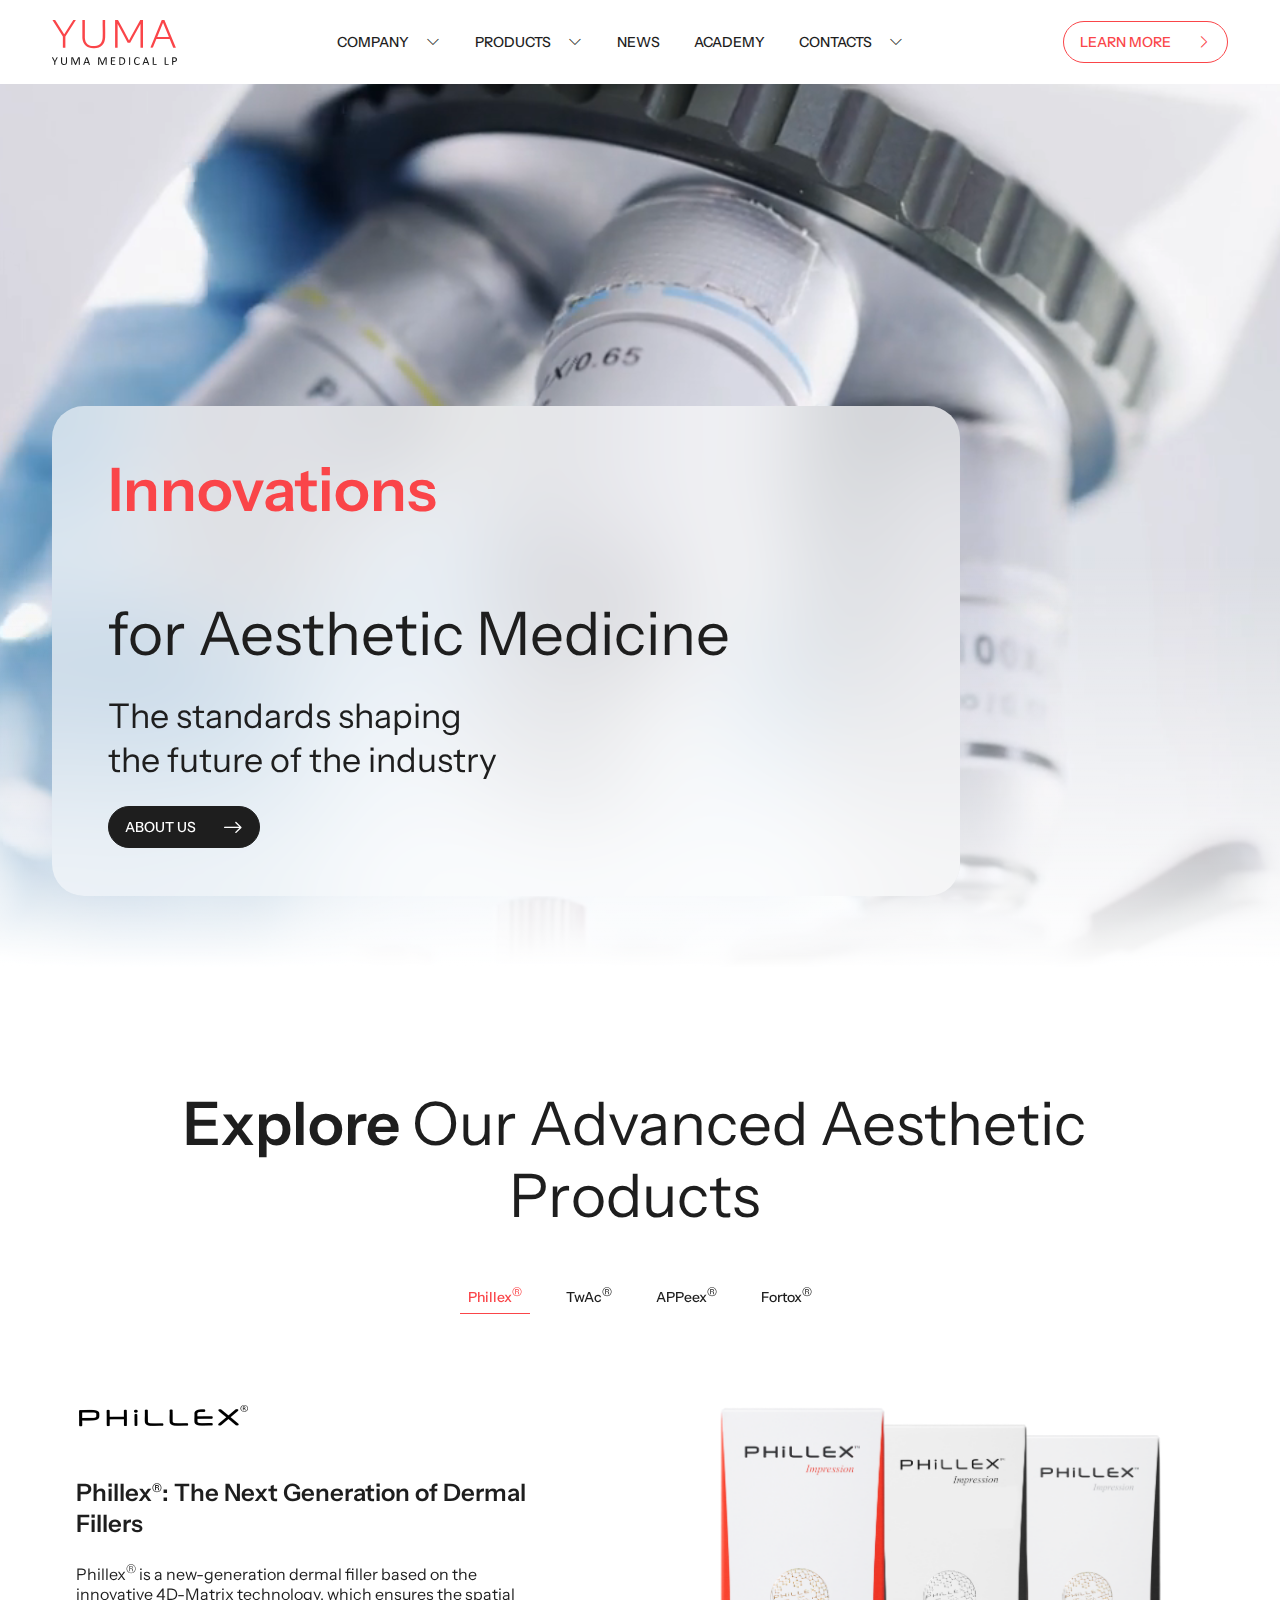
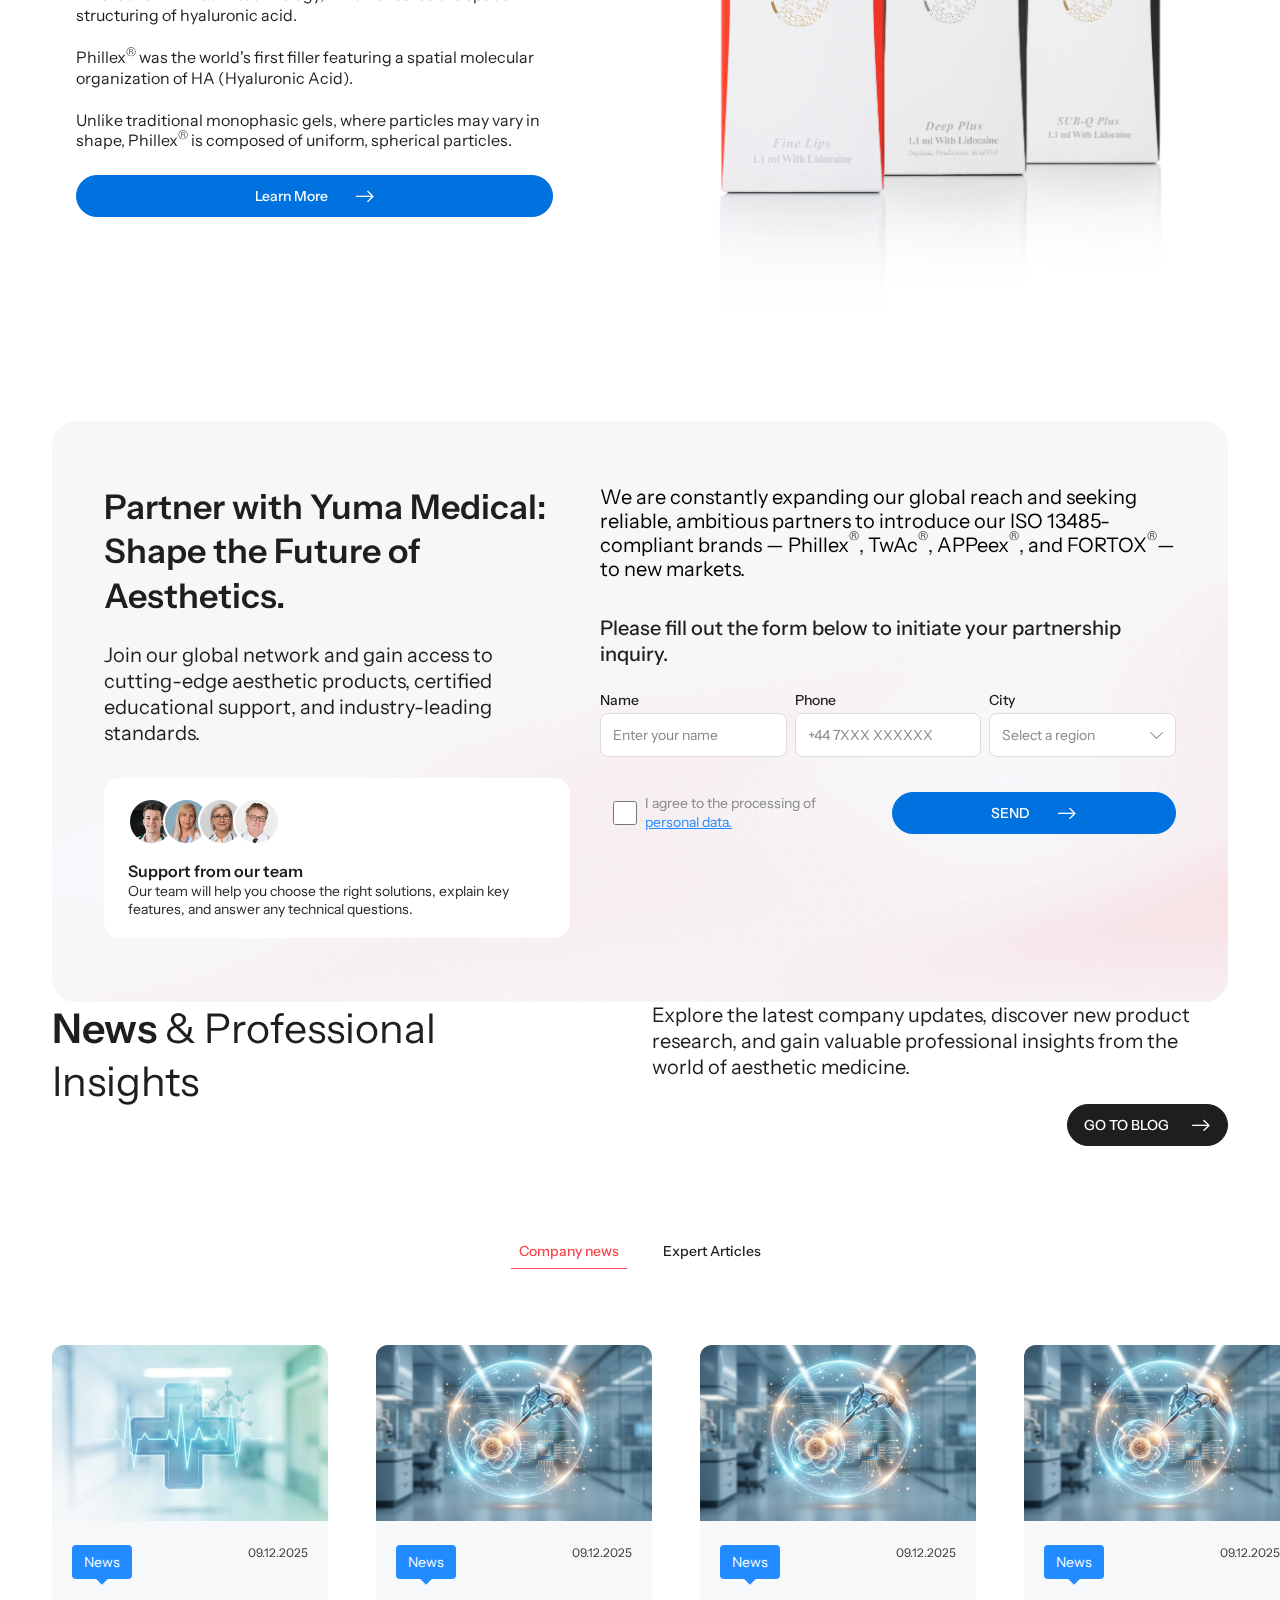
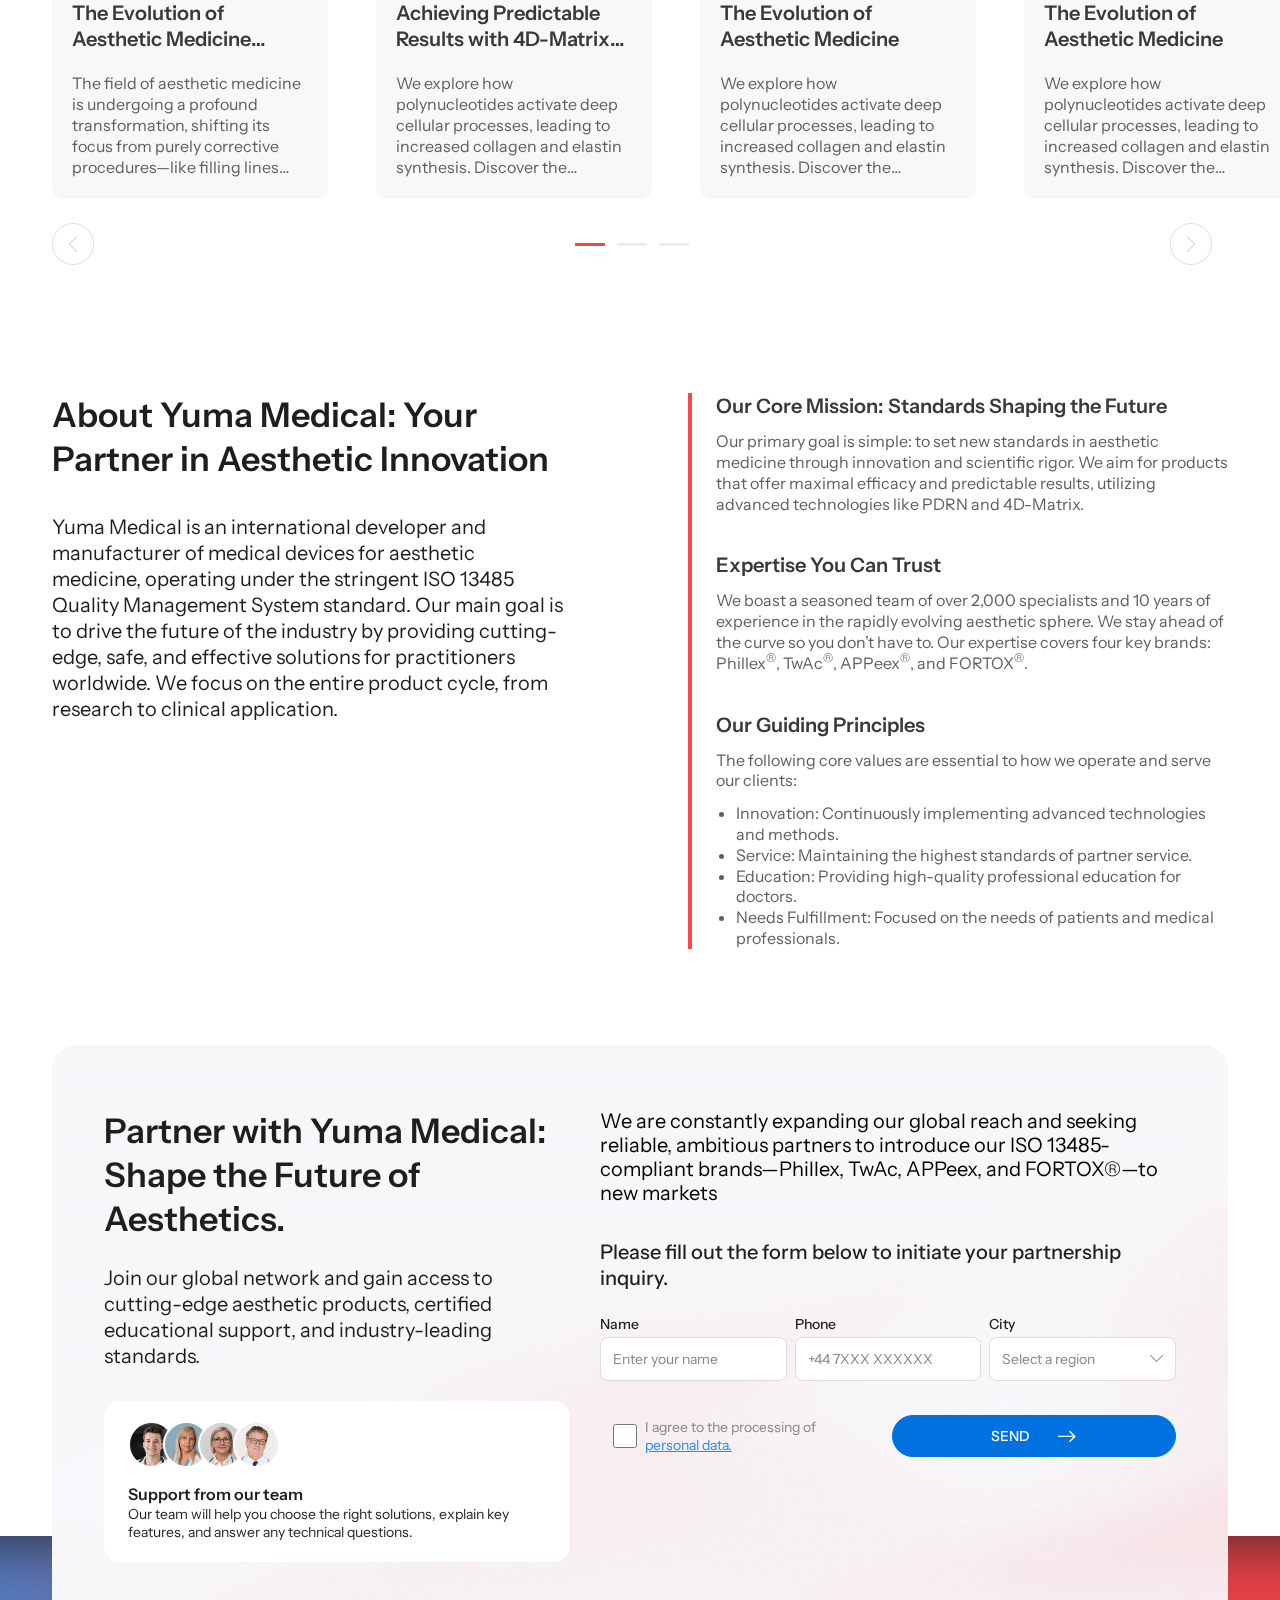
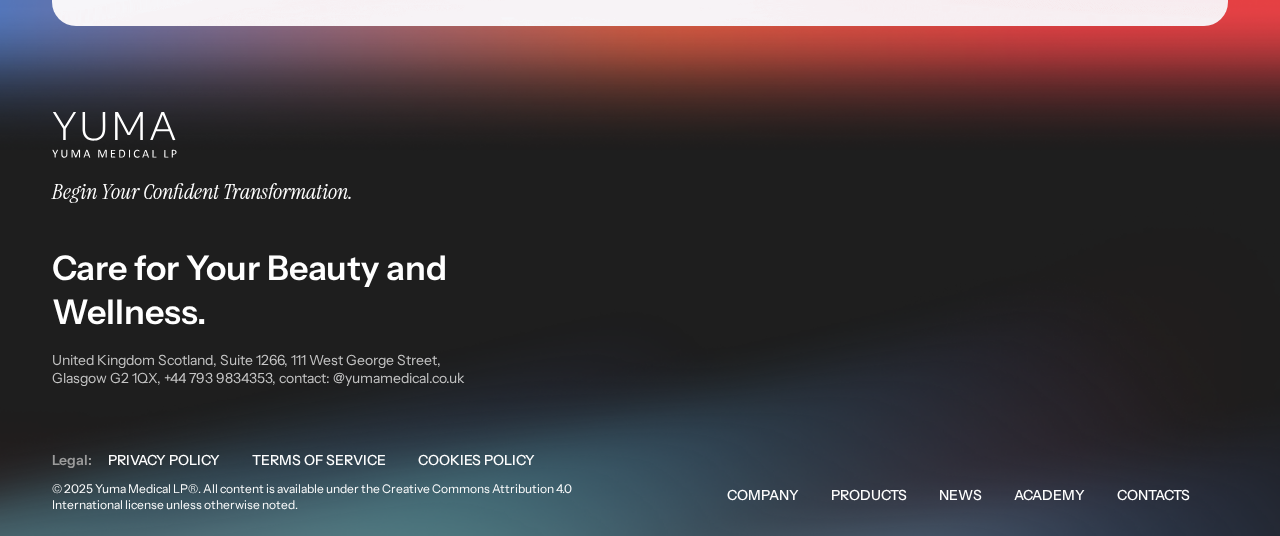
<file: home.html>
<!DOCTYPE html>
<html lang="en">

<head>
    <meta charset="UTF-8" />
    <meta name="viewport" content="width=device-width, initial-scale=1.0" />
    <title>Home</title>

    <link rel="preconnect" href="https://cdn.jsdelivr.net">
    <link rel="preload" href="fonts/InstrumentSans-Variable.woff2" as="font" type="font/woff2" crossorigin>
    <link rel="preload" href="fonts/icomoon.ttf?pknzsf" as="font" type="font/ttf" crossorigin>

    <link rel="stylesheet" href="css/reset.css" />
    <link rel="stylesheet" href="css/vendor/swiper-bundle.min.css" />
    <link rel="stylesheet" href="https://cdn.jsdelivr.net/npm/@fancyapps/ui@5.0/dist/fancybox/fancybox.css"
        media="print" onload="this.media='all'" />
    <noscript>
        <link rel="stylesheet" href="https://cdn.jsdelivr.net/npm/@fancyapps/ui@5.0/dist/fancybox/fancybox.css" />
    </noscript>
    <link rel="stylesheet" href="css/vendor/aos.css" />
    <link rel="stylesheet" href="css/icons.css" />
    <link rel="stylesheet" href="css/style.css" />
</head>

<body>
    <!-- Header -->
    <header class="header">
        <div class="header__container">
            <a href="#" class="header__logo">
                <img src="image/logo.svg" width="125" height="45" alt="YUMA Logo" />
            </a>

            <nav class="header__nav">
                <ul class="header__menu">
                    <li class="header__menu-item">
                        <a href="#" class="header__menu-link link link--gray">
                            COMPANY
                            <i class="icon-namechevron-down"></i>
                        </a>
                        <div class="header__submenu">
                            <ul class="header__submenu-list">
                                <li>
                                    <a href="#" class="header__submenu-link link link--gray">History of the company</a>
                                </li>
                                <li>
                                    <a href="#" class="header__submenu-link link link--gray">Our Values</a>
                                </li>
                                <li>
                                    <a href="#" class="header__submenu-link link link--gray">Research</a>
                                </li>
                            </ul>
                        </div>
                    </li>
                    <li class="header__menu-item">
                        <a href="#" class="header__menu-link link link--gray">
                            PRODUCTS
                            <i class="icon-namechevron-down"></i>
                        </a>
                        <div class="header__submenu">
                            <ul class="header__submenu-list">
                                <li>
                                    <a href="#" class="header__submenu-link link link--gray"><span
                                            class="element">TwAc</span></a>
                                </li>
                                <li>
                                    <a href="#" class="header__submenu-link link link--gray"><span
                                            class="element">PHILLEX</span></a>
                                </li>
                                <li>
                                    <a href="#" class="header__submenu-link link link--gray"><span
                                            class="element">APPeex</span></a>
                                </li>
                                <li>
                                    <a href="#" class="header__submenu-link link link--gray"><span
                                            class="element">Fortox</span></a>
                                </li>
                            </ul>
                        </div>
                    </li>
                    <li class="header__menu-item">
                        <a href="#" class="header__menu-link link link--gray">NEWS
                            <i class="icon-namechevron-down"></i>
                        </a>
                    </li>
                    <li class="header__menu-item">
                        <a href="#" class="header__menu-link link link--gray">ACADEMY
                            <i class="icon-namechevron-down"></i>
                        </a>
                    </li>
                    <li class="header__menu-item">
                        <a href="#" class="header__menu-link link link--gray">
                            CONTACTS
                            <i class="icon-namechevron-down"></i>
                        </a>
                        <div class="header__submenu">
                            <ul class="header__submenu-list">
                                <li>
                                    <a href="#" class="header__submenu-link link link--gray">Global Network</a>
                                </li>
                                <li>
                                    <a href="#" class="header__submenu-link link link--gray">Contact Us</a>
                                </li>
                            </ul>
                        </div>
                    </li>
                </ul>
            </nav>

            <a href="#" class="header__btn btn btn--red-outline">
                LEARN MORE
                <i class="icon-namechevron-right"></i>
            </a>

            <div class="header__burger">
                <div class="header__burger-line"></div>
                <div class="header__burger-line"></div>
                <div class="header__burger-line"></div>
            </div>
        </div>
    </header>

    <main>
        <section class="hero hero__twac hero--home">
            <div class="wrapper">
                <div class="hero__twac-content">
                    <div class="hero__twac-content-title">
                        <h1><strong>Innovations</strong> <br> for Aesthetic Medicine</h1>
                        <p>The standards shaping <br>
                            the future of the industry</p>
                        <a href="/" class="btn btn--gray-filled">ABOUT US
                            <i class="icon-namearrow-right"></i>
                        </a>
                    </div>
                </div>
            </div>
            <div class="hero__twac-bg">
                <video src="image/home-video.mp4" autoplay muted loop playsinline></video>
                <div class="liquid-glass"></div>
            </div>
        </section>

        <section class="product-range product-range__twac product-range--home">
            <div class="wrapper">
                <div class="product-range__title">
                    <h2><span>Explore</span> Our Advanced Aesthetic Products</h2>
                </div>
                <div class="product-range__body">
                    <div class="product-range__tabs">
                        <div class="product-range__tab product-range__tab--active" data-tab="fine-lips">
                            <span class="element">Phillex</span>
                        </div>
                        <div class="product-range__tab" data-tab="deep-plus">
                            <span class="element">TwAc</span>
                        </div>
                        <div class="product-range__tab" data-tab="sub-q">
                            <span class="element">APPeex</span>
                        </div>
                        <div class="product-range__tab" data-tab="sub-qq">
                            <span class="element">Fortox</span>
                        </div>
                    </div>
                    <div class="product-range__section">
                        <div class="product-range__contents">
                            <div class="product-range__content product-range__content--active" id="content-fine-lips">
                                <div class="home-product-range__content">
                                    <div class="product-range__content-logo">
                                        <img src="image/logost1.png" loading="lazy" alt="">
                                    </div>
                                    <h3><span class="element">Phillex</span>: The Next Generation of Dermal Fillers</h3>
                                    <div class="home-product-range__content-text">
                                        <p><span class="element">Phillex</span> is a new-generation dermal filler based
                                            on the innovative 4D-Matrix technology, which ensures the spatial
                                            structuring of hyaluronic acid.</p>
                                        <p><span class="element">Phillex</span> was the world's first filler featuring a
                                            spatial molecular organization of HA (Hyaluronic Acid). </p>
                                        <p>Unlike traditional monophasic gels, where particles may vary in shape, <span
                                                class="element">Phillex</span> is composed of uniform, spherical
                                            particles.</p>
                                    </div>
                                    <a href="index.html" class="btn btn--blue-outline">Learn More
                                        <i class="icon-namearrow-right"></i>
                                    </a>
                                </div>
                            </div>

                            <div class="product-range__content" id="content-deep-plus">
                                <div class="home-product-range__content">
                                    <div class="product-range__content-logo">
                                        <img src="image/logost2.png" loading="lazy" alt="">
                                    </div>
                                    <h3><span class="element">TwAc</span>: Next Generation Skin Regeneration Boosters
                                    </h3>
                                    <div class="home-product-range__content-text">
                                        <p><span class="element">TwAc</span> is a new generation of skin regeneration
                                            boosters, developed with the participation of international biologists and
                                            physicians from YUMA Medical LP. The core of its technology involves the
                                            molecular structuring of PDRN to activate cellular processes.</p>
                                        <p><span class="element">TwAc</span> is safe, hypoallergenic, fully
                                            biodegradable, and complies with international quality standards (ISO
                                            13485).</p>
                                    </div>
                                    <a href="twac.html" class="btn btn--blue-outline">Learn More
                                        <i class="icon-namearrow-right"></i>
                                    </a>
                                </div>
                            </div>

                            <!-- Content for Sub-Q Plus -->
                            <div class="product-range__content" id="content-sub-q">
                                <div class="home-product-range__content">
                                    <div class="product-range__content-logo">
                                        <img src="image/logost3.png" loading="lazy" alt="">
                                    </div>
                                    <h3><span class="element">APPeex</span>: Regenerative Exfoliant of the New
                                        Generation</h3>
                                    <div class="home-product-range__content-text">
                                        <p><span class="element">APPeex</span> is a new-generation exfoliant with
                                            pronounced regenerative properties. Its unique formula combines TCA 20% +
                                            PDRN 5% + Vitamin B12.</p>
                                        <p>Thanks to this composition, the peel not only provides uniform exfoliation
                                            but also triggers regenerative processes and reduces the severity of
                                            post-procedure erythema (redness).</p>
                                    </div>
                                    <a href="appeex.html" class="btn btn--blue-outline">Learn More
                                        <i class="icon-namearrow-right"></i>
                                    </a>
                                </div>
                            </div>
                            <div class="product-range__content" id="content-sub-qq">
                                <div class="home-product-range__content">
                                    <div class="product-range__content-logo">
                                        <img src="image/logost4.png" loading="lazy" alt="">
                                    </div>
                                    <h3><span class="element">Fortox</span>: Botulinum Toxin Type A for Precision</h3>
                                    <div class="home-product-range__content-text">
                                        <p><span class="element">Fortox</span> is an advanced preparation based on
                                            Botulinum Toxin Type A from Clostridium botulinum, developed by YUMA MEDICAL
                                            LP for aesthetic and therapeutic correction.</p>
                                        <p>Built upon the latest manufacturing technologies, <span
                                                class="element">FORTOX</span> ensures unmatched toxin purity at 99.8%,
                                            positioning it as a leader among analogs. </p>
                                        <p>This product is created for practitioners who seek maximum efficacy,
                                            predictable results, and patient satisfaction.</p>
                                    </div>
                                    <a href="fortox.html" class="btn btn--blue-outline">Learn More
                                        <i class="icon-namearrow-right"></i>
                                    </a>
                                </div>
                            </div>
                        </div>
                        <div class="swiper product-range__swiper">
                            <div class="swiper-wrapper product-range__swiper-wrapper">
                                <div class="swiper-slide product-range__swiper-slide" data-tab="fine-lips">
                                    <img src="image/home-image1.png" width="758" height="1362" loading="lazy" alt="" />
                                </div>
                                <div class="swiper-slide product-range__swiper-slide" data-tab="deep-plus">
                                    <img src="image/home-image2.png" width="758" height="1362" loading="lazy" alt="" />
                                </div>
                                <div class="swiper-slide product-range__swiper-slide" data-tab="sub-q">
                                    <img src="image/home-image3.png" width="758" height="1362" loading="lazy" alt="" />
                                </div>
                                <div class="swiper-slide product-range__swiper-slide" data-tab="sub-qq">
                                    <img src="image/home-image4.png" width="758" height="1362" loading="lazy" alt="" />
                                </div>
                            </div>
                        </div>
                    </div>
                </div>
            </div>
        </section>

        <section class="cta cta--home">
            <div class="wrapper">
                <div class="cta__wrapper">
                    <div class="cta__wrapper-left">
                        <h2>Partner with Yuma Medical: Shape the Future of Aesthetics.</h2>
                        <p>Join our global network and gain access to cutting-edge aesthetic products, certified educational support, and industry-leading standards.</p>
                        <div class="looking__content-banner">
                            <div class="looking__content-banner-img">
                                <img src="image/avatars-group.png" width="152" height="47" alt="">
                            </div>
                            <div class="looking__content-banner-text">
                                <h3>Support from our team</h3>
                                <p>
                                    Our team will help you choose the right solutions, explain key features, and answer any technical questions.
                                </p>
                            </div>
                        </div>
                    </div>
                    <div class="cta__wrapper-right">
                        <form class="looking__content-form">
                            <p>We are constantly expanding our global reach and seeking reliable, ambitious partners to introduce our ISO 13485-compliant brands — <span class="element">Phillex</span>, <span class="element">TwAc</span>, <span class="element">APPeex</span>, and <span class="element">FORTOX</span>—to new markets. </p>
                            <h3>Please fill out the form below to initiate your partnership inquiry.</h3> 
                            <div class="looking__content-form-col">
                                <div class="looking__content-form-group input-group">
                                    <label for="name" class="input-label">Name</label>
                                    <input type="text" id="name" name="name" class="input-field" required=""
                                        placeholder="Enter your name">
                                </div>
                                <div class="looking__content-form-group input-group">
                                    <label for="tel" class="input-label">Phone</label>
                                    <input type="text" id="tel" name="tel" class="input-field" required=""
                                        placeholder="+44 7XXX XXXXXX">
                                </div>
                                <div class="looking__content-form-group input-group">
                                    <label for="city" class="input-label">City</label>
                                    <select name="city" id="city">
                                        <option value="" disabled="" selected="">Select a region</option>
                                        <option value="new-york">New York</option>
                                        <option value="los-angeles">Los Angeles</option>
                                        <option value="chicago">Chicago</option>
                                        <option value="houston">Houston</option>
                                        <option value="miami">Miami</option>
                                    </select>
                                </div>
                            </div>
                            <div class="looking__content-form-content">
                                <div class="looking__content-form-checkbox">
                                    <input type="checkbox" id="consent" name="consent" required="">
                                    <label for="consent">
                                        <span class="checkbox-box"></span>
                                        I agree to the processing of
                                        <a href="/">personal data.</a></label>
                                </div>
                                <button type="submit" class="btn btn--blue-outline">
                                    SEND
                                    <i class="icon-namearrow-right"></i>
                                </button>
                            </div>
                        </form>
                    </div>
                </div>
            </div>
        </section>

        <section class="news">
            <div class="wrapper">
                <div class="news__top">
                    <h2><span>News</span> & Professional <br> Insights</h2>
                    <div class="news__top-description">
                        <p>Explore the latest company updates, discover new product research, and gain valuable
                            professional insights from the world of aesthetic medicine.</p>
                        <a href="/" class="btn btn--gray-filled">GO TO BLOG
                            <i class="icon-namearrow-right"></i>
                        </a>
                    </div>
                </div>

                <div class="news-content">
                    <div class="news__tabs">
                        <button class="news__tab news__tab--active" data-tab="news">
                            Company news
                        </button>
                        <button class="news__tab" data-tab="articles">
                            Expert Articles
                        </button>
                    </div>


                        <div class="swiper news__cards">
                            <div class="swiper-wrapper">
                                <div class="swiper-slide news__cards-slide" data-category="news">
                                    <article class="news__card">
                                        <a href="/" class="news__card-img">
                                            <div class="news__card-img">
                                                <img src="image/news1.jpg" width="370" height="240" loading="lazy" alt="">
                                            </div>
                                            <div class="news__card-content">
                                                <div class="news__card-content-box">
                                                    <span class="news__card-badge news__card-badge--blue">News</span>
                                                    <time class="news__card-date" datetime="2024-08-15">09.12.2025</time>
                                                </div>
                                                <h3 class="news__card-title">
                                                    The Evolution of Aesthetic Medicine Company news
                                                </h3>
                                                <p class="news__card-text">
                                                   The field of aesthetic medicine is undergoing a profound transformation, shifting its focus from purely corrective procedures—like filling lines and mechanical lifting—to advanced regenerative and preventative treatments. This new era is defined by utilizing the body’s own biological mechanisms to restore skin health, vitality, and structure from within.
                                                </p>
                                            </div>
                                        </a>
                                    </article>
                                </div>

                                 <div class="swiper-slide news__cards-slide" data-category="articles">
                                    <article class="news__card">
                                        <a href="/" class="news__card-img">
                                            <div class="news__card-img">
                                                <img src="image/news2.jpg" width="370" height="240" loading="lazy" alt="">
                                            </div>
                                            <div class="news__card-content">
                                                <div class="news__card-content-box">
                                                    <span class="news__card-badge news__card-badge--red">Article</span>
                                                    <time class="news__card-date" datetime="2024-08-15">09.12.2025</time>
                                                </div>
                                                <h3 class="news__card-title">
                                                    Understanding PDRN: The Future of Cellular Regeneration
                                                </h3>
                                                <p class="news__card-text">
                                                   We explore how polynucleotides activate deep cellular processes, leading to increased collagen and elastin synthesis. Discover the mechanism behind long-lasting skin integrity and hydration.
                                                </p>
                                            </div>
                                        </a>
                                    </article>
                                </div>

                                <div class="swiper-slide news__cards-slide" data-category="news">
                                    <article class="news__card">
                                        <a href="/" class="news__card-img">
                                            <div class="news__card-img">
                                                <img src="image/news3.jpg" width="370" height="240" loading="lazy" alt="">
                                            </div>
                                            <div class="news__card-content">
                                                <div class="news__card-content-box">
                                                    <span class="news__card-badge news__card-badge--blue">News</span>
                                                    <time class="news__card-date" datetime="2024-08-15">09.12.2025</time>
                                                </div>
                                                <h3 class="news__card-title">
                                                    Achieving Predictable Results with 4D-Matrix Technology
                                                </h3>
                                                <p class="news__card-text">
                                                   We explore how polynucleotides activate deep cellular processes, leading to increased collagen and elastin synthesis. Discover the mechanism behind long-lasting skin integrity and hydration.
                                                </p>
                                            </div>
                                        </a>
                                    </article>
                                </div>

                                <div class="swiper-slide news__cards-slide" data-category="news">
                                    <article class="news__card">
                                        <a href="/" class="news__card-img">
                                            <div class="news__card-img">
                                                <img src="image/news3.jpg" width="370" height="240" loading="lazy" alt="">
                                            </div>
                                            <div class="news__card-content">
                                                <div class="news__card-content-box">
                                                    <span class="news__card-badge news__card-badge--blue">News</span>
                                                    <time class="news__card-date" datetime="2024-08-15">09.12.2025</time>
                                                </div>
                                                <h3 class="news__card-title">
                                                    The Evolution of Aesthetic Medicine
                                                </h3>
                                                <p class="news__card-text">
                                                   We explore how polynucleotides activate deep cellular processes, leading to increased collagen and elastin synthesis. Discover the mechanism behind long-lasting skin integrity and hydration.
                                                </p>
                                            </div>
                                        </a>
                                    </article>
                                </div>

                                <div class="swiper-slide news__cards-slide" data-category="news">
                                    <article class="news__card">
                                        <a href="/" class="news__card-img">
                                            <div class="news__card-img">
                                                <img src="image/news3.jpg" width="370" height="240" loading="lazy" alt="">
                                            </div>
                                            <div class="news__card-content">
                                                <div class="news__card-content-box">
                                                    <span class="news__card-badge news__card-badge--blue">News</span>
                                                    <time class="news__card-date" datetime="2024-08-15">09.12.2025</time>
                                                </div>
                                                <h3 class="news__card-title">
                                                    The Evolution of Aesthetic Medicine
                                                </h3>
                                                <p class="news__card-text">
                                                   We explore how polynucleotides activate deep cellular processes, leading to increased collagen and elastin synthesis. Discover the mechanism behind long-lasting skin integrity and hydration.
                                                </p>
                                            </div>
                                        </a>
                                    </article>
                                </div>

                                <div class="swiper-slide news__cards-slide" data-category="news">
                                    <article class="news__card">
                                        <a href="/" class="news__card-img">
                                            <div class="news__card-img">
                                                <img src="image/news3.jpg" width="370" height="240" loading="lazy" alt="">
                                            </div>
                                            <div class="news__card-content">
                                                <div class="news__card-content-box">
                                                    <span class="news__card-badge news__card-badge--blue">News</span>
                                                    <time class="news__card-date" datetime="2024-08-15">09.12.2025</time>
                                                </div>
                                                <h3 class="news__card-title">
                                                    The Evolution of Aesthetic Medicine
                                                </h3>
                                                <p class="news__card-text">
                                                   We explore how polynucleotides activate deep cellular processes, leading to increased collagen and elastin synthesis. Discover the mechanism behind long-lasting skin integrity and hydration.
                                                </p>
                                            </div>
                                        </a>
                                    </article>
                                </div>
                            </div>

                            <div class="advantages-sliders-nav">
                                <div class="news__tabs-button-prev">
                                    <i class="icon-namechevron-left"></i>
                                </div>
                                <div class="news__tabs-swiper-pagination swiper-pagination"></div>
                                <div class="news__tabs-button-next">
                                    <i class="icon-namechevron-right"></i>
                                </div>
                            </div>
                        </div>
               
                </div>
            </div>
        </section>

        <section class="about--home">
            <div class="wrapper">
                <div class="about--home-left">
                    <h2>About Yuma Medical: Your Partner in Aesthetic Innovation</h2>
                    <p>Yuma Medical is an international developer and manufacturer of medical devices for aesthetic medicine, operating under the stringent ISO 13485 Quality Management System standard. Our main goal is to drive the future of the industry by providing cutting-edge, safe, and effective solutions for practitioners worldwide. We focus on the entire product cycle, from research to clinical application.</p>
                </div>
                <div class="about--home-list">
                    <div class="about--home-list-item">
                        <h3>Our Core Mission: Standards Shaping the Future</h3>
                        <p>Our primary goal is simple: to set new standards in aesthetic medicine through innovation and scientific rigor. We aim for products that offer maximal efficacy and predictable results, utilizing advanced technologies like PDRN and 4D-Matrix.</p>
                    </div>
                    <div class="about--home-list-item">
                        <h3>Expertise You Can Trust</h3>
                        <p>We boast a seasoned team of over 2,000 specialists and 10 years of experience in the rapidly evolving aesthetic sphere. We stay ahead of the curve so you don’t have to. Our expertise covers four key brands: <span class="element">Phillex</span>, <span class="element">TwAc</span>, <span class="element">APPeex</span>, and <span class="element">FORTOX</span>.</p>
                    </div>
                    <div class="about--home-list-item">
                        <h3>Our Guiding Principles</h3>
                        <div class="about--home-list-item-box">
                            <p>The following core values are essential to how we operate and serve our clients:</p>
                            <ul>
                                <li>Innovation: Continuously implementing advanced technologies and methods.</li>
                                <li>Service: Maintaining the highest standards of partner service.</li>
                                <li>Education: Providing high-quality professional education for doctors.</li>
                                <li>Needs Fulfillment: Focused on the needs of patients and medical professionals.</li>
                            </ul>
                        </div>
                    </div>
                </div>      
            </div>
        </section>

        <section class="cta cta--home">
            <div class="wrapper">
                <div class="cta__wrapper">
                    <div class="cta__wrapper-left">
                        <h2>Partner with Yuma Medical: Shape the Future of Aesthetics.</h2>
                        <p>Join our global network and gain access to cutting-edge aesthetic products, certified educational support, and industry-leading standards.</p>
                        <div class="looking__content-banner">
                            <div class="looking__content-banner-img">
                                <img src="image/avatars-group.png" width="152" height="47" alt="">
                            </div>
                            <div class="looking__content-banner-text">
                                <h3>Support from our team</h3>
                                <p>
                                    Our team will help you choose the right solutions, explain key features, and answer any technical questions.
                                </p>
                            </div>
                        </div>
                    </div>
                    <div class="cta__wrapper-right">
                        <form class="looking__content-form">
                            <p>We are constantly expanding our global reach and seeking reliable, ambitious partners to introduce our ISO 13485-compliant brands—Phillex, TwAc, APPeex, and FORTOX®—to new markets</p>
                            <h3>
                                Please fill out the form below to initiate your partnership inquiry.
                            </h3>
                            <div class="looking__content-form-col">
                                <div class="looking__content-form-group input-group">
                                    <label for="name" class="input-label">Name</label>
                                    <input type="text" id="name" name="name" class="input-field" required=""
                                        placeholder="Enter your name">
                                </div>
                                <div class="looking__content-form-group input-group">
                                    <label for="tel" class="input-label">Phone</label>
                                    <input type="text" id="tel" name="tel" class="input-field" required=""
                                        placeholder="+44 7XXX XXXXXX">
                                </div>
                                <div class="looking__content-form-group input-group">
                                    <label for="city" class="input-label">City</label>
                                    <select name="city" id="city">
                                        <option value="" disabled="" selected="">Select a region</option>
                                        <option value="new-york">New York</option>
                                        <option value="los-angeles">Los Angeles</option>
                                        <option value="chicago">Chicago</option>
                                        <option value="houston">Houston</option>
                                        <option value="miami">Miami</option>
                                    </select>
                                </div>
                            </div>
                            <div class="looking__content-form-content">
                                <div class="looking__content-form-checkbox">
                                    <input type="checkbox" id="consent" name="consent" required="">
                                    <label for="consent">
                                        <span class="checkbox-box"></span>
                                        I agree to the processing of
                                        <a href="/">personal data.</a></label>
                                </div>
                                <button type="submit" class="btn btn--blue-outline">
                                    SEND
                                    <i class="icon-namearrow-right"></i>
                                </button>
                            </div>
                        </form>
                    </div>
                </div>
            </div>
        </section>

        <footer class="footer">
            <div class="wrapper">
                <div class="footer__top">
                    <a href="/" class="footer__top-logo" title="Yuma Medical">
                        <img src="image/logo-white.svg" width="125" height="47" alt="">
                    </a>
                    <span>Begin Your Confident Transformation.</span>
                </div>
                <div class="footer__center">
                    <h2>Care for Your Beauty and Wellness.</h2>
                    <p>United Kingdom Scotland, Suite 1266, 111 West George Street, Glasgow G2 1QX, <a
                            href="tel:+447939834353">+44 793 9834353</a>, contact:
                        <a href="mailto:contact@yumamedical.co.uk">@yumamedical.co.uk</a>
                    </p>
                </div>
                <div class="footer__bottom">
                    <div class="footer__bottom-nav">
                        <nav class="footer__bottom-navs">
                            <ul class="footer__bottom-list">
                                <li>
                                    <span>Legal:</span>
                                </li>
                                <li class="footer__bottom-list-item">
                                    <a href="/" class="footer__bottom-list-link">PRIVACY POLICY</a>
                                </li>
                                <li class="footer__bottom-list-item">
                                    <a href="/" class="footer__bottom-list-link">TERMS OF SERVICE</a>
                                </li>
                                <li class="footer__bottom-list-item">
                                    <a href="/" class="footer__bottom-list-link">COOKIES POLICY</a>
                                </li>
                            </ul>
                        </nav>
                        <p>© 2025 Yuma Medical LP®. All content is available under the Creative Commons Attribution 4.0
                            International license
                            unless otherwise noted.</p>
                    </div>
                    <nav class="footer__bottom-nav2">
                        <ul class="footer__bottom-nav2-list">
                            <li class="footer__bottom-nav2-item">
                                <a href="/" class="footer__bottom-nav2-link">COMPANY</a>
                            </li>
                            <li class="footer__bottom-nav2-item">
                                <a href="/" class="footer__bottom-nav2-link">PRODUCTS</a>
                            </li>
                            <li class="footer__bottom-nav2-item">
                                <a href="/" class="footer__bottom-nav2-link">NEWS</a>
                            </li>
                            <li class="footer__bottom-nav2-item">
                                <a href="/" class="footer__bottom-nav2-link">ACADEMY</a>
                            </li>
                            <li class="footer__bottom-nav2-item">
                                <a href="/" class="footer__bottom-nav2-link">CONTACTS</a>
                            </li>
                        </ul>
                    </nav>
                </div>
            </div>
        </footer>

    </main>

    <!-- Mobile Menu -->
    <div class="mobile-overlay"></div>
    <div class="mobile-menu">
        <div class="mobile-menu__content">
            <ul class="mobile-menu__list">
                <li class="mobile-menu__item">
                    <a href="#" class="mobile-menu__link link link--gray"> Company </a>
                    <div class="mobile-menu__submenu">
                        <a href="#" class="mobile-menu__submenu-link link link--gray">History of the company</a>
                        <a href="#" class="mobile-menu__submenu-link link link--gray">Our Values</a>
                        <a href="#" class="mobile-menu__submenu-link link link--gray">Research</a>
                    </div>
                </li>
                <li class="mobile-menu__item">
                    <a href="#" class="mobile-menu__link link link--gray"> Products </a>
                    <div class="mobile-menu__submenu">
                        <a href="#" class="mobile-menu__submenu-link link link--gray">TwAc</a>
                        <a href="#" class="mobile-menu__submenu-link link link--gray">PHILLEX</a>
                        <a href="#" class="mobile-menu__submenu-link link link--gray">APPeex</a>
                        <a href="#" class="mobile-menu__submenu-link link link--gray">Fortox</a>
                    </div>
                </li>
                <li class="mobile-menu__item">
                    <a href="#" class="mobile-menu__link link link--gray">News</a>
                </li>
                <li class="mobile-menu__item">
                    <a href="#" class="mobile-menu__link link link--gray">Academy</a>
                </li>
                <li class="mobile-menu__item">
                    <a href="#" class="mobile-menu__link link link--gray"> Contacts </a>
                    <div class="mobile-menu__submenu">
                        <a href="#" class="mobile-menu__submenu-link link link--gray">Global Network</a>
                        <a href="#" class="mobile-menu__submenu-link link link--gray">Contact Us</a>
                    </div>
                </li>
            </ul>
        </div>
    </div>

    <script src="js/vendor/swiper-bundle.min.js" defer></script>
    <script src="https://cdn.jsdelivr.net/npm/@fancyapps/ui@5.0/dist/fancybox/fancybox.umd.js" defer></script>
    <script src="js/vendor/aos.js" defer></script>
    <script src="js/vendor/rellax.min.js" defer></script>
    <script src="js/main.js" defer></script>
</body>

</html>
</file>
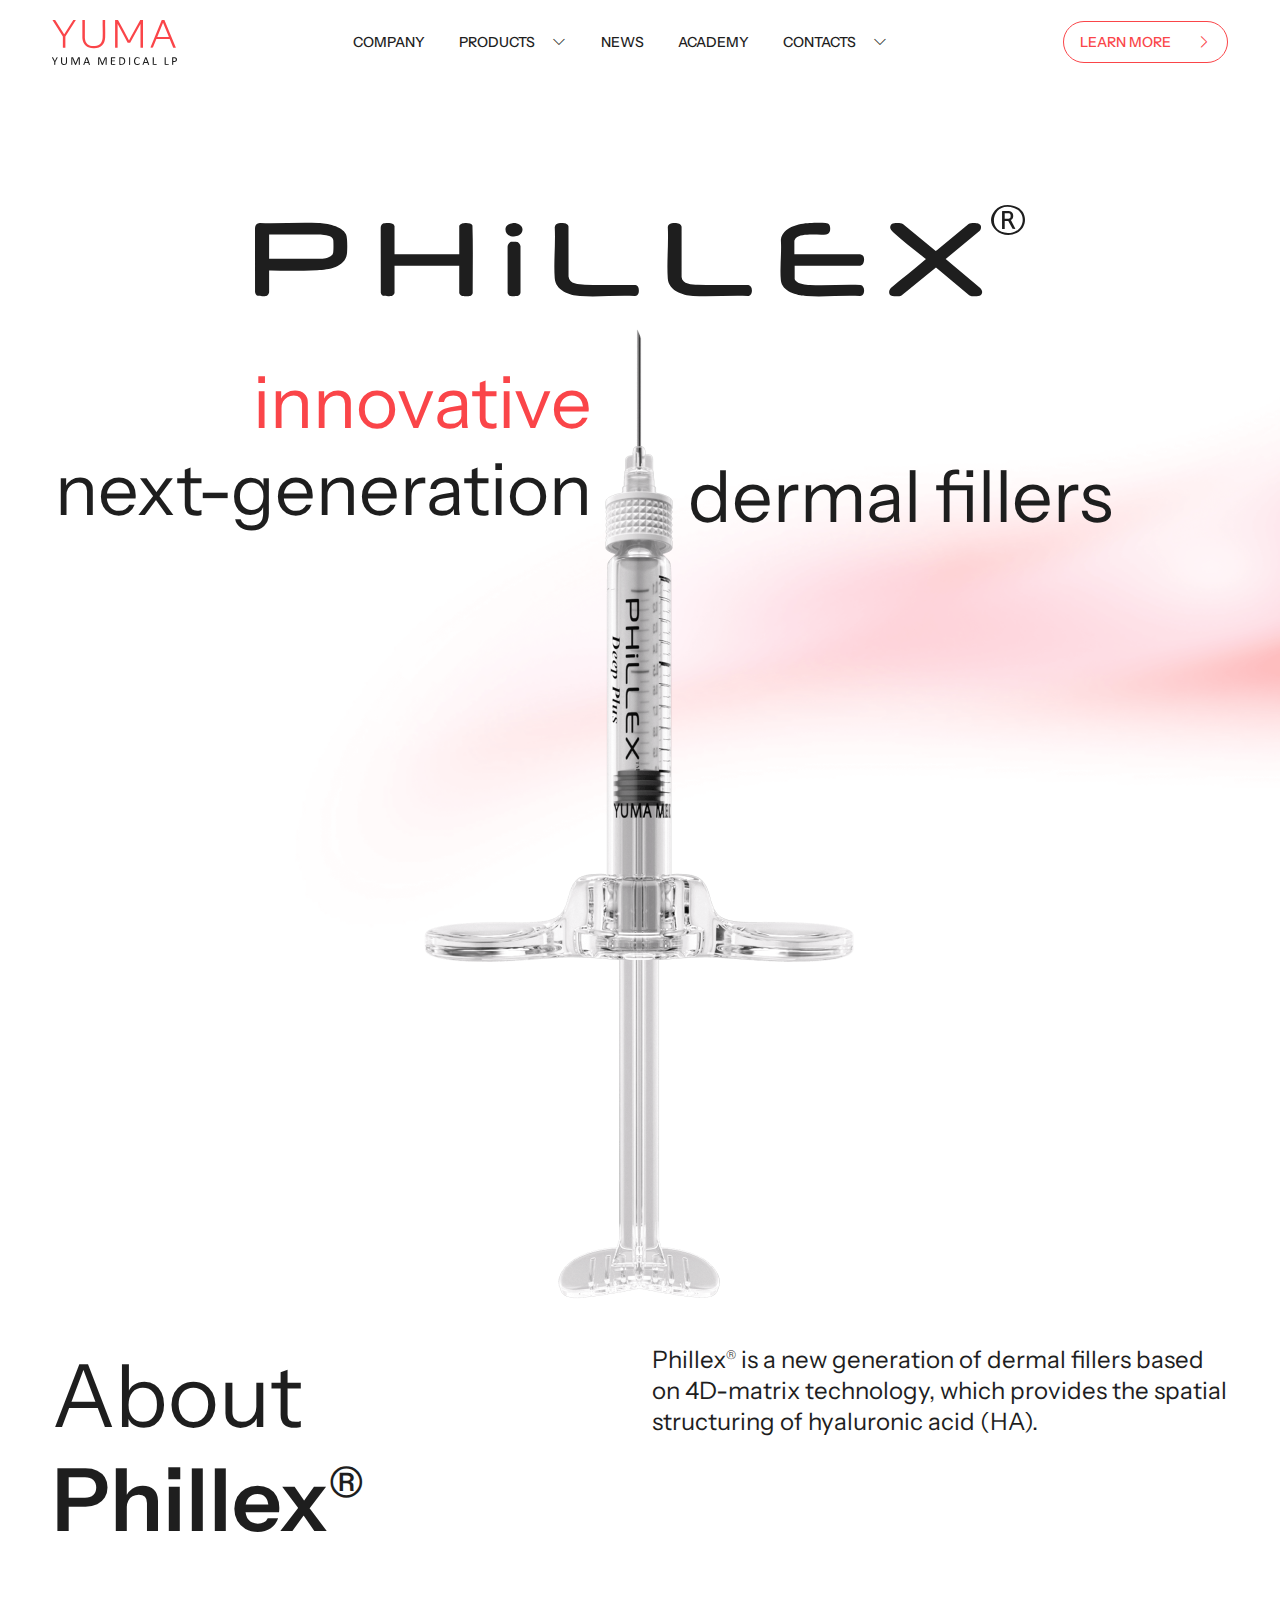
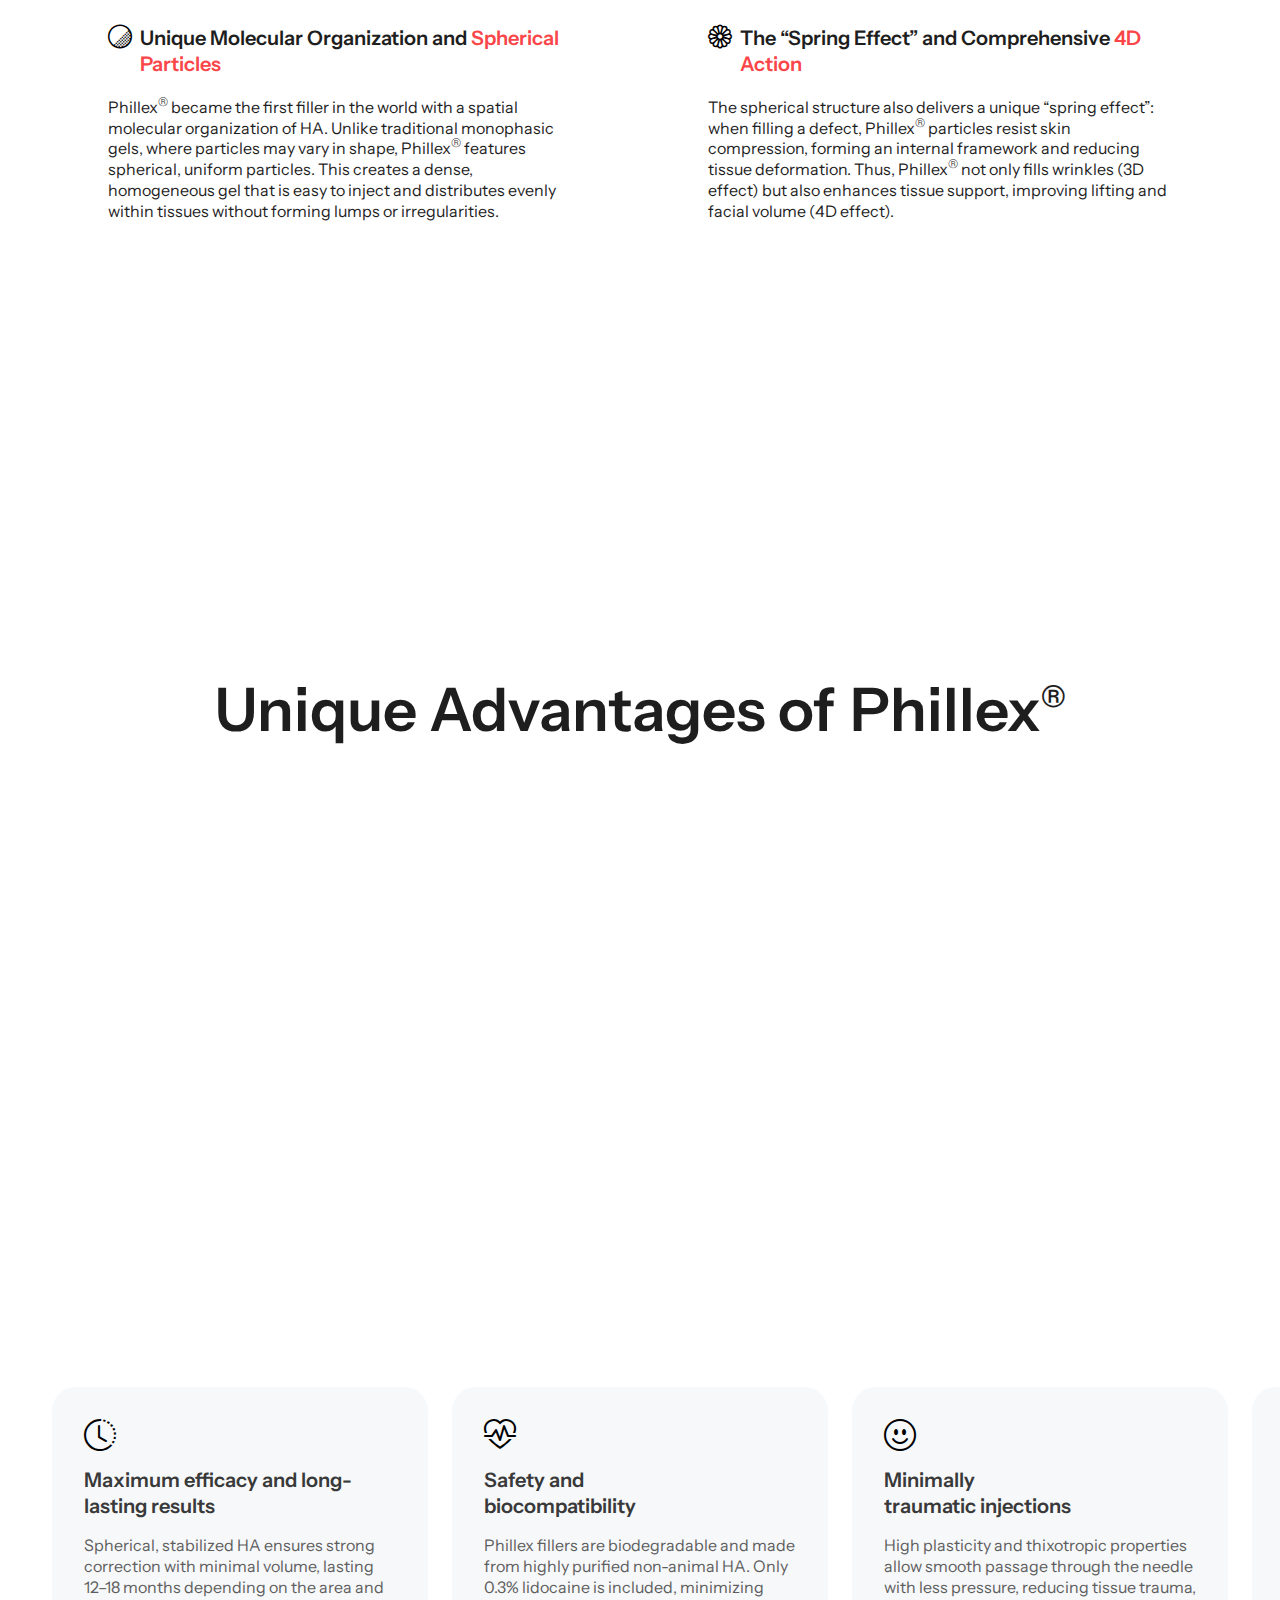
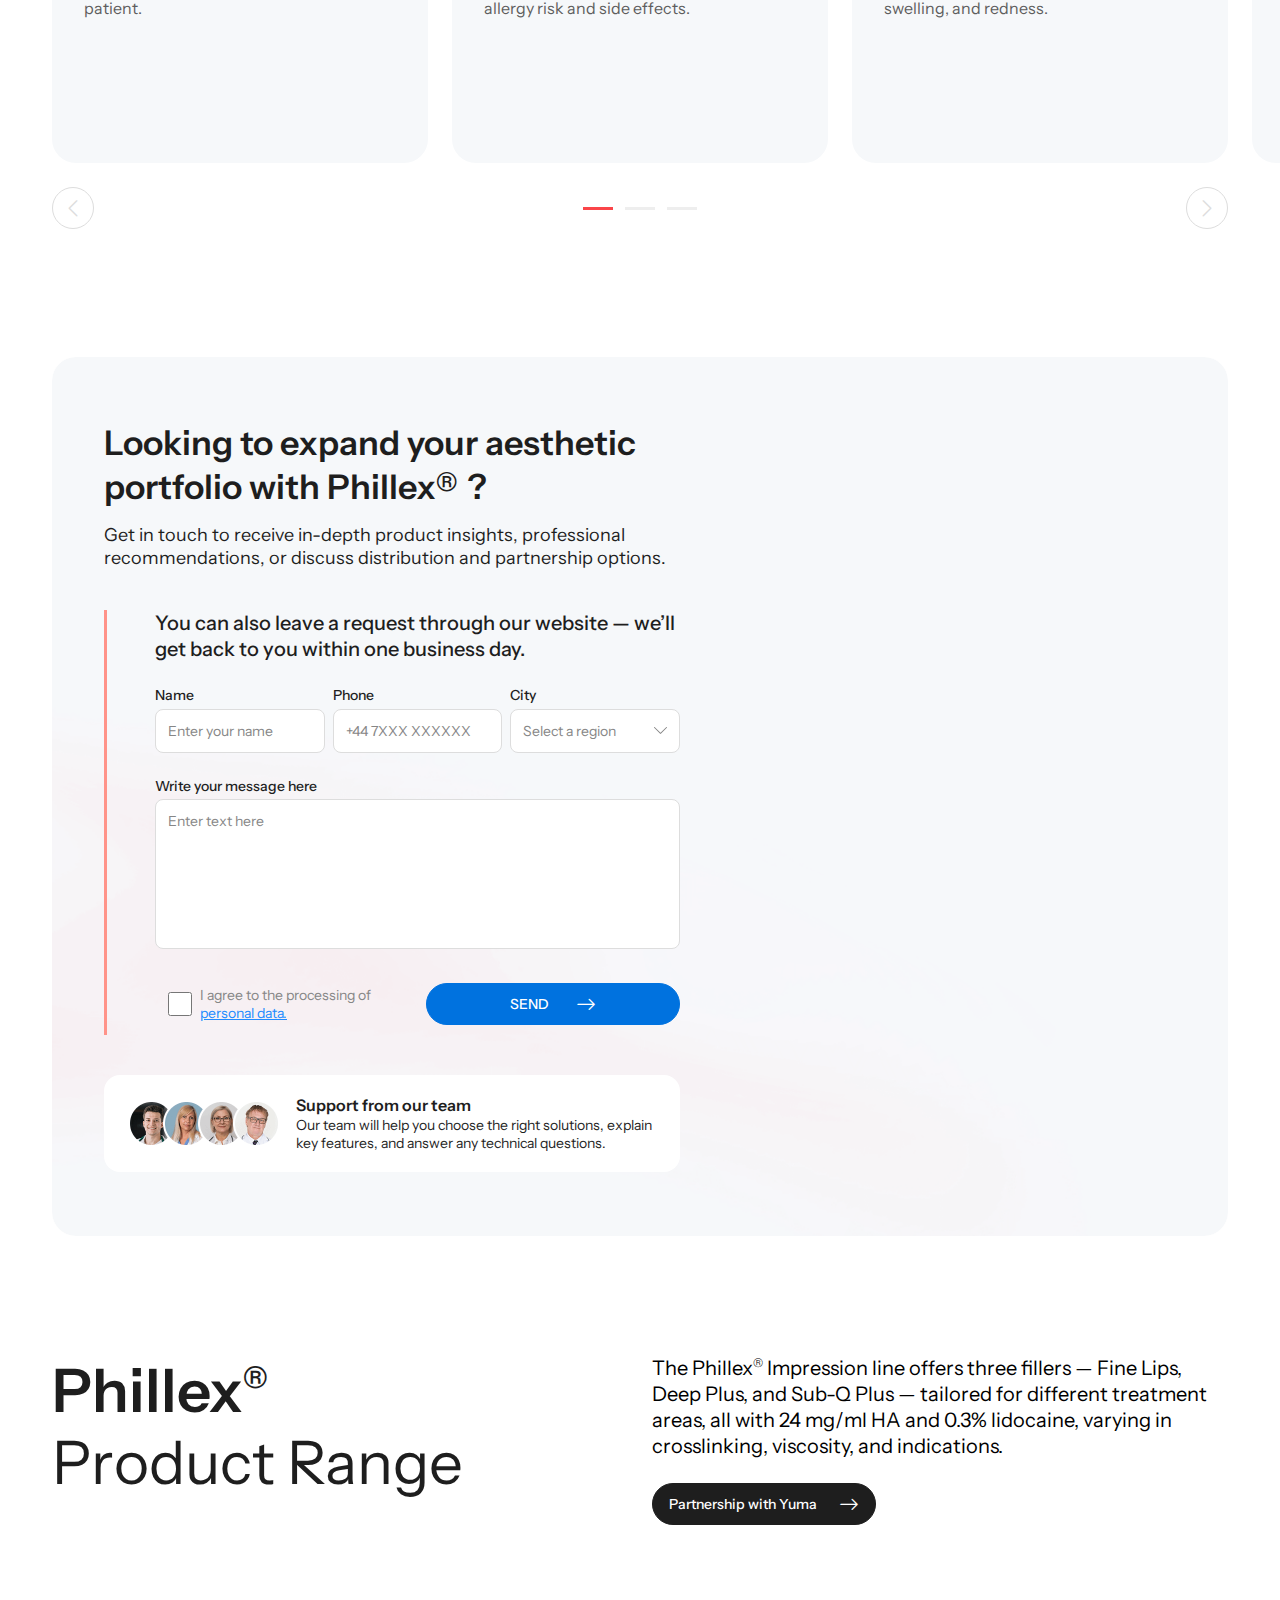
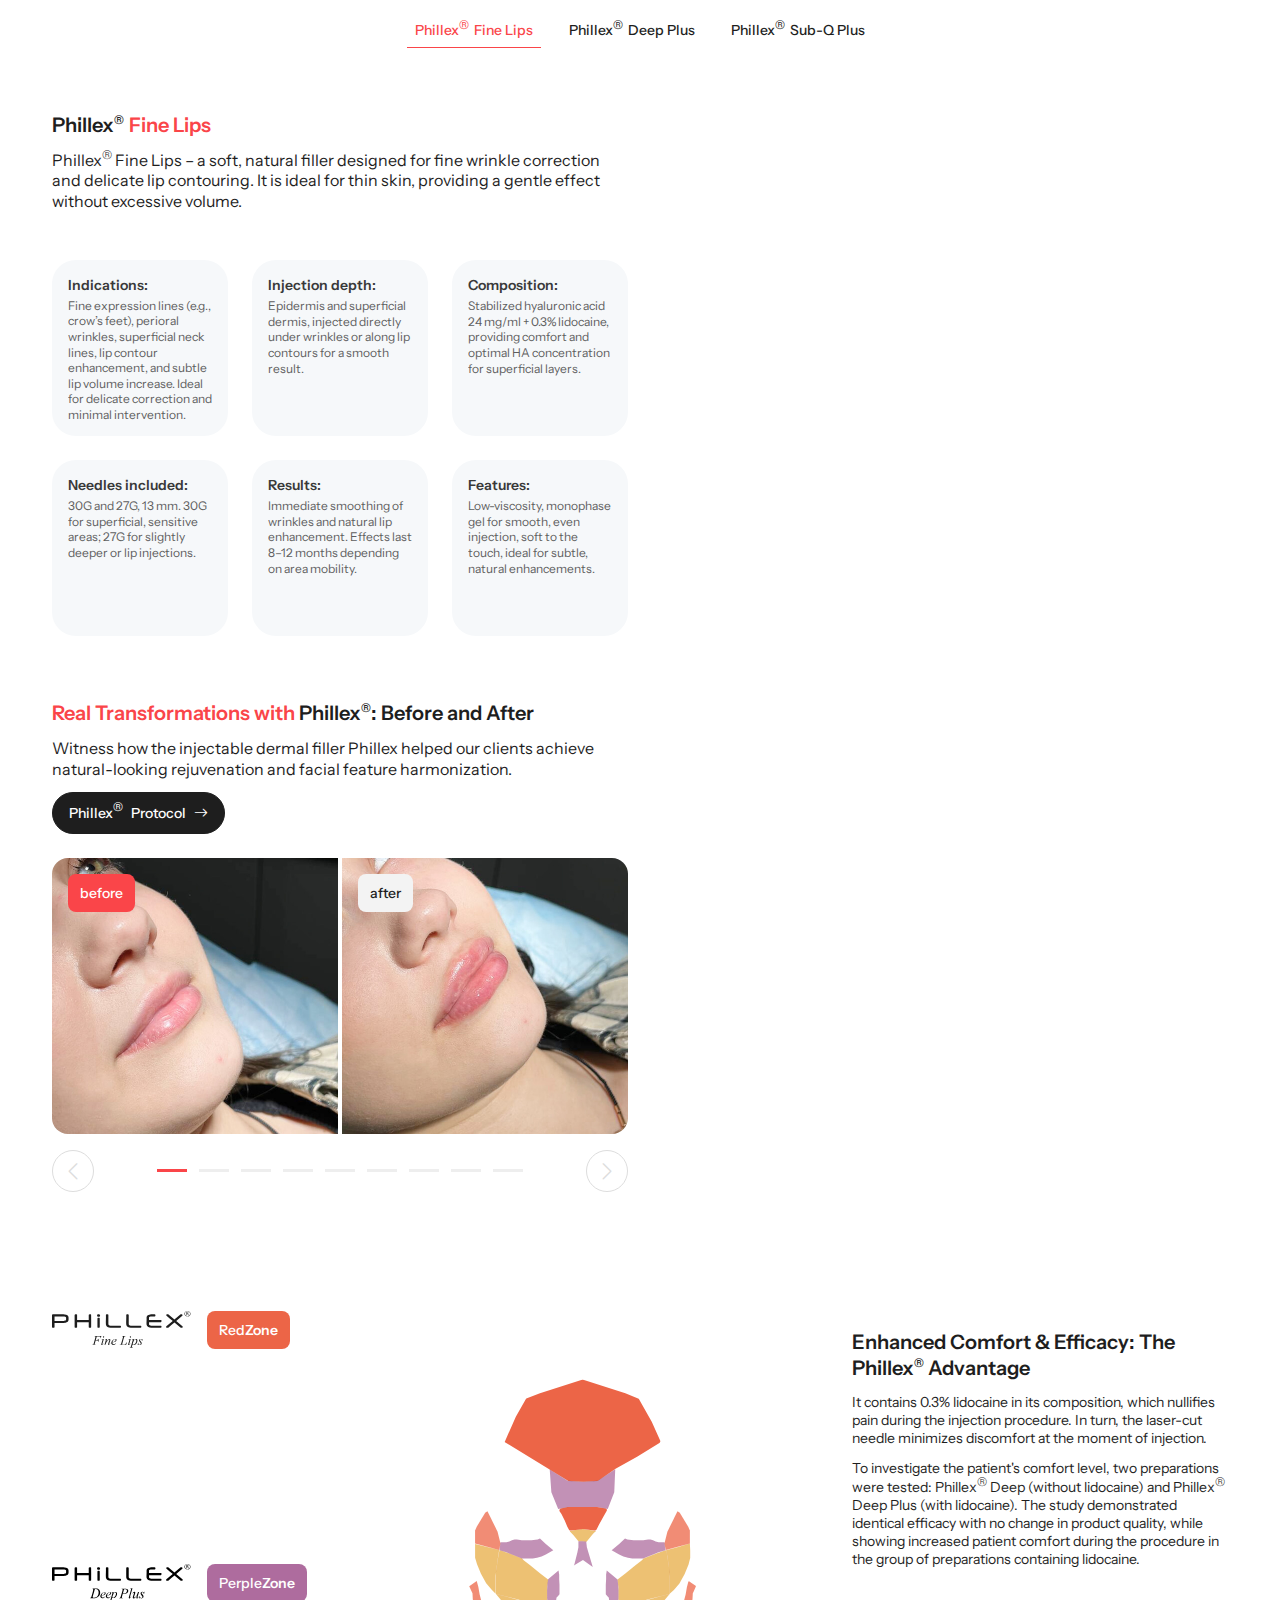
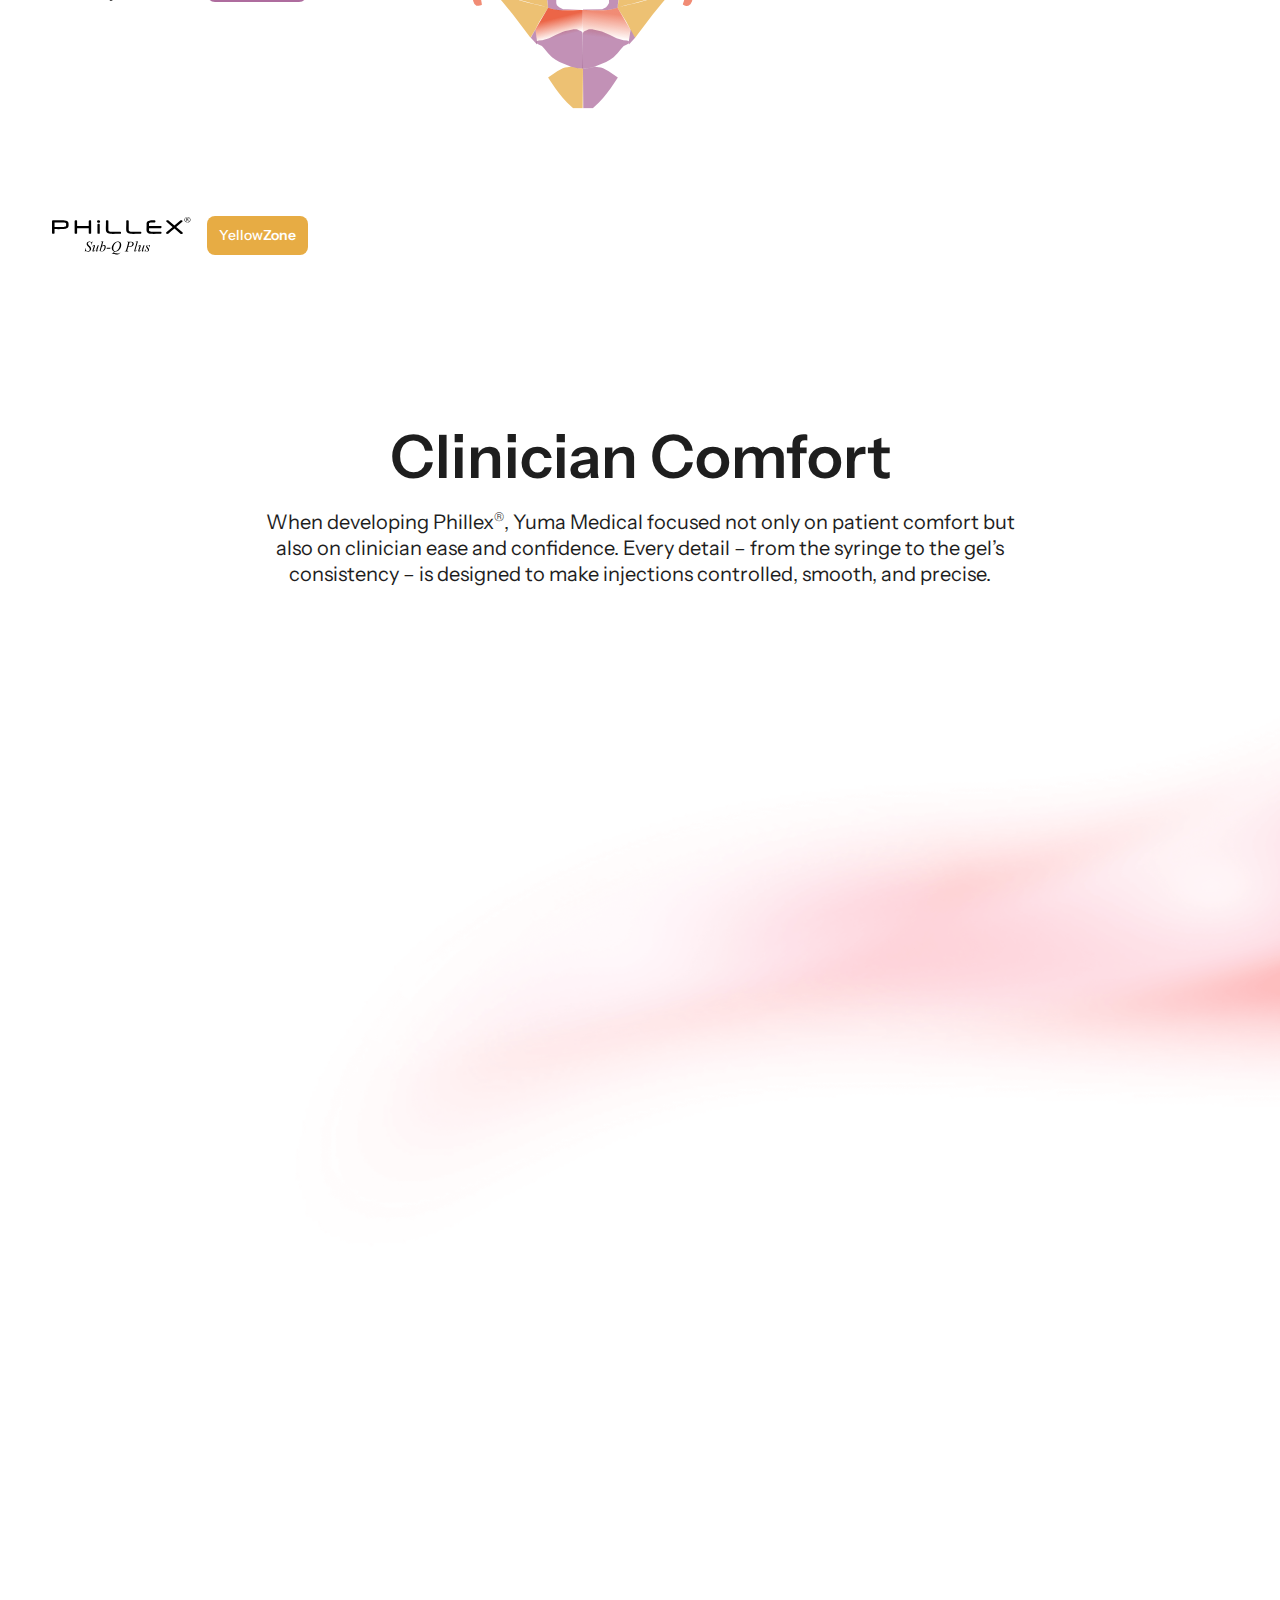
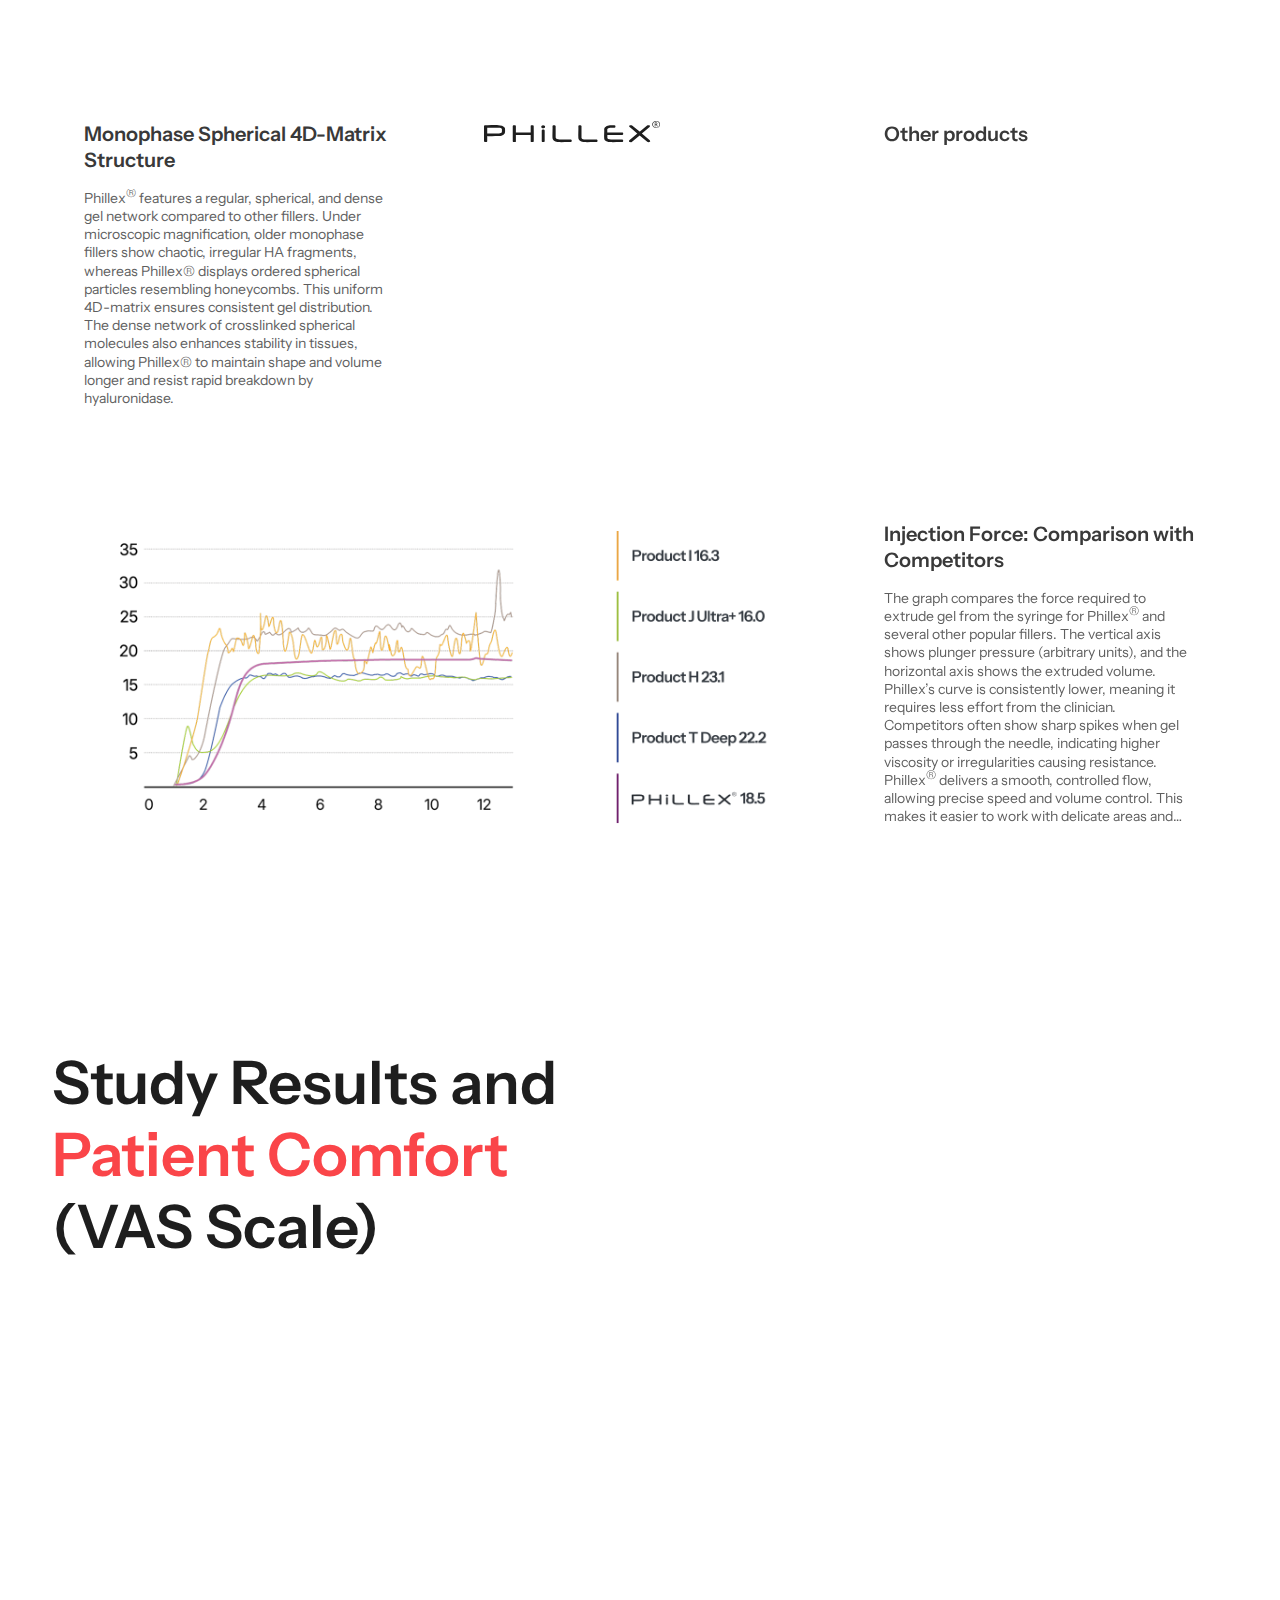
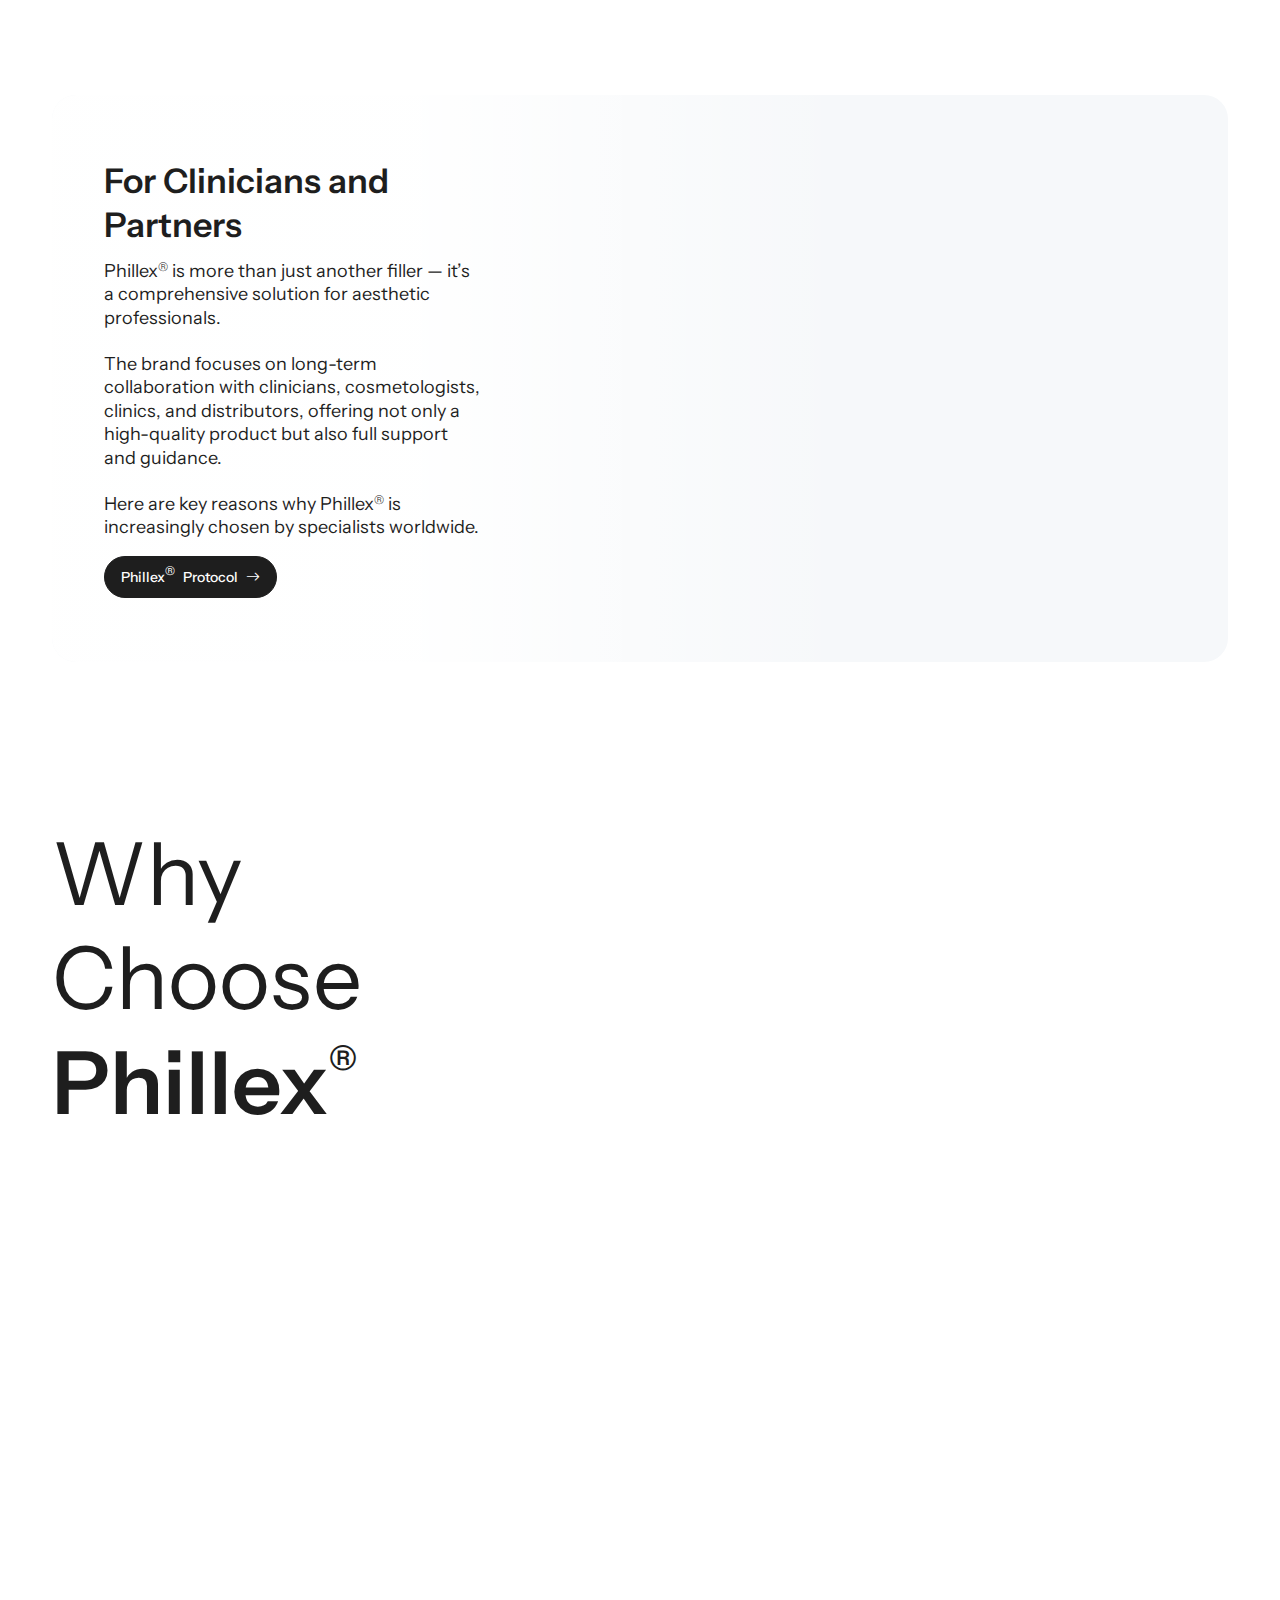
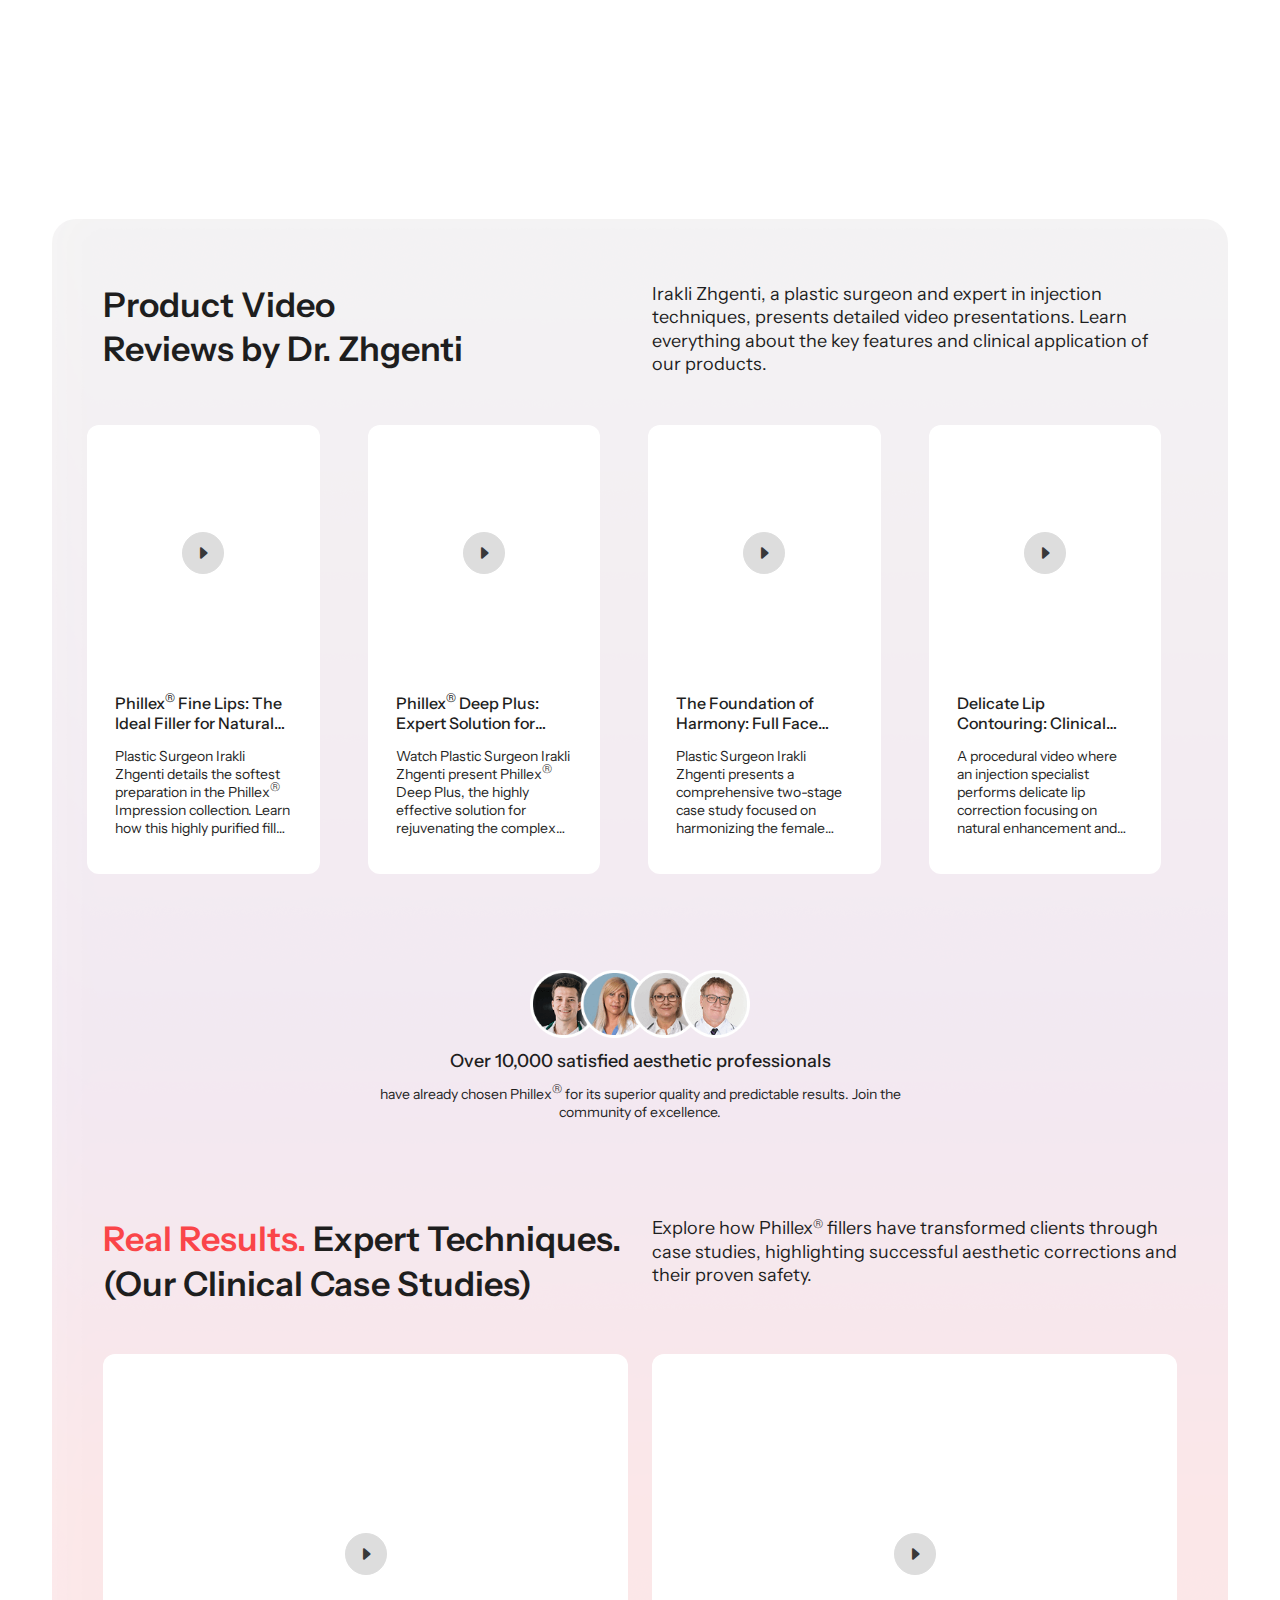
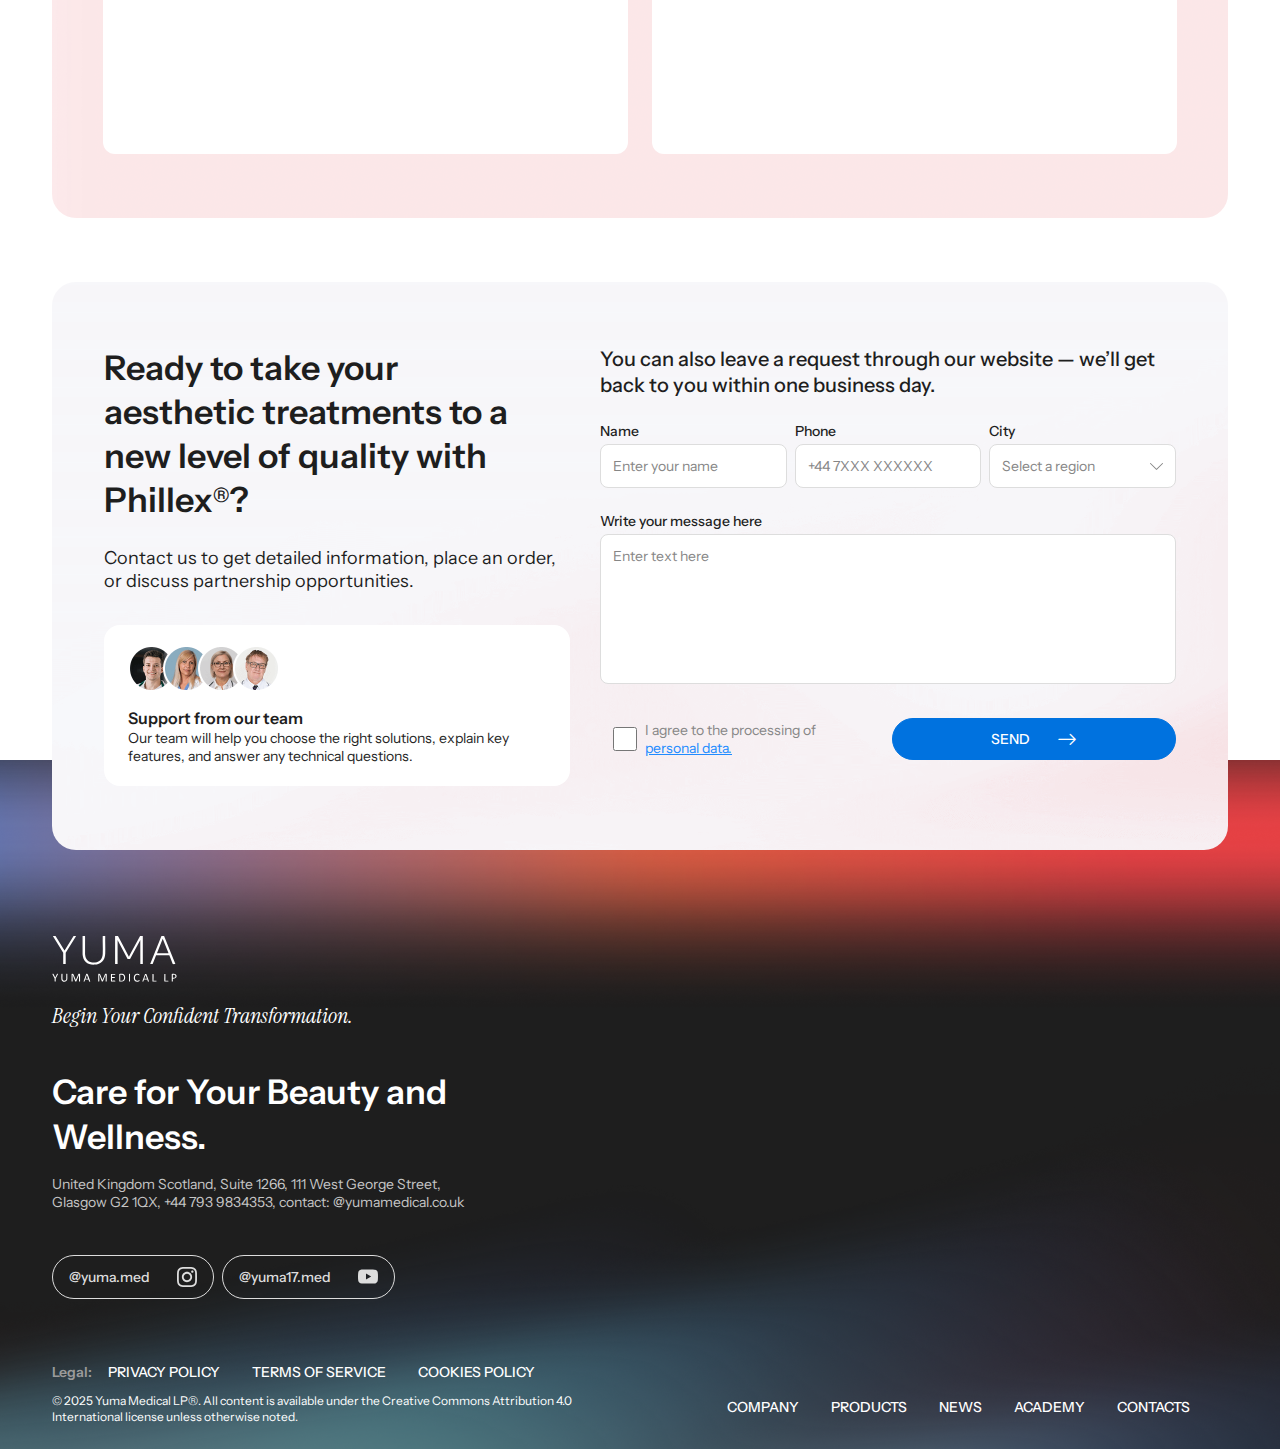
<file: phillex.html>
<!DOCTYPE html>
<html lang="en">

<head>
  <meta charset="UTF-8" />
  <meta name="viewport" content="width=device-width, initial-scale=1.0" />
  <title>Yuma Project</title>
  <link rel="icon" type="image/svg+xml" href="image/favicon.svg">

  <link rel="preconnect" href="https://cdn.jsdelivr.net">
  <link rel="preload" href="fonts/InstrumentSans-Variable.woff2" as="font" type="font/woff2" crossorigin>
  <link rel="preload" href="fonts/icomoon.ttf?pknzsf" as="font" type="font/ttf" crossorigin>

  <link rel="stylesheet" href="css/reset.css" />
  <link rel="stylesheet" href="css/vendor/swiper-bundle.min.css" />
  <link rel="stylesheet" href="https://cdn.jsdelivr.net/npm/@fancyapps/ui@5.0/dist/fancybox/fancybox.css" media="print"
    onload="this.media='all'" />
  <noscript>
    <link rel="stylesheet" href="https://cdn.jsdelivr.net/npm/@fancyapps/ui@5.0/dist/fancybox/fancybox.css" />
  </noscript>
  <link rel="stylesheet" href="css/vendor/aos.css" />
  <link rel="stylesheet" href="css/icons.css" />
  <link rel="stylesheet" href="css/style.css" />
</head>

<body>
<!-- Header -->
    <header class="header">
        <div class="header__container">
            <a href="/" class="header__logo">
                <img src="image/logo.svg" width="125" height="45" alt="YUMA Logo" />
            </a>

            <nav class="header__nav">
                <ul class="header__menu">
                    <li class="header__menu-item">
                        <a href="about.html" class="header__menu-link link link--gray">
                            COMPANY
                            <i class="icon-namechevron-down"></i>
                        </a>
                    </li>
                    <li class="header__menu-item">
                        <a href="#" class="header__menu-link link link--gray">
                            PRODUCTS
                            <i class="icon-namechevron-down"></i>
                        </a>
                        <div class="header__submenu">
                            <ul class="header__submenu-list">
                                <li>
                                    <a href="twac.html" class="header__submenu-link link link--gray"><span
                                            class="element">TwAc</span></a>
                                </li>
                                <li>
                                    <a href="phillex.html" class="header__submenu-link link link--gray"><span
                                            class="element">PHILLEX</span></a>
                                </li>
                                <li>
                                    <a href="appeex.html" class="header__submenu-link link link--gray"><span
                                            class="element">APPeex</span></a>
                                </li>
                                <li>
                                    <a href="fortox.html" class="header__submenu-link link link--gray"><span
                                            class="element">Fortox</span></a>
                                </li>
                            </ul>
                        </div>
                    </li>
                    <li class="header__menu-item">
                        <a href="#" class="header__menu-link link link--gray">NEWS
                            <i class="icon-namechevron-down"></i>
                        </a>
                    </li>
                    <li class="header__menu-item">
                        <a href="#" class="header__menu-link link link--gray">ACADEMY
                            <i class="icon-namechevron-down"></i>
                        </a>
                    </li>
                    <li class="header__menu-item">
                        <a href="#" class="header__menu-link link link--gray">
                            CONTACTS
                            <i class="icon-namechevron-down"></i>
                        </a>
                        <div class="header__submenu">
                            <ul class="header__submenu-list">
                                <li>
                                    <a href="#" class="header__submenu-link link link--gray">Global Network</a>
                                </li>
                                <li>
                                    <a href="#" class="header__submenu-link link link--gray">Contact Us</a>
                                </li>
                            </ul>
                        </div>
                    </li>
                </ul>
            </nav>

            <a href="#" class="header__btn btn btn--red-outline">
                LEARN MORE
                <i class="icon-namechevron-right"></i>
            </a>

            <div class="header__burger">
                <div class="header__burger-line"></div>
                <div class="header__burger-line"></div>
                <div class="header__burger-line"></div>
            </div>
        </div>
    </header>

  <main>
    <section class="hero">
      <div class="wrapper">
        <div class="hero__content-image">
          <img src="image/title.svg" width="776" height="93" alt="" fetchpriority="high" />
        </div>
        <div class="hero__content-title">
          <h1><span>innovative</span> next-generation</h1>
          <h2>dermal fillers</h2>
        </div>
      </div>
      <div class="hero-image-wrapper">
        <div class="hero-image">
          <picture>
            <source media="(min-width: 1280px)" srcset="image/hero-image-desk.png" />
            <img class="rellax" data-rellax-speed="10" src="image/hero-image-mob.png" width="375" height="600"
              alt="Hero Image" fetchpriority="high" />
          </picture>
        </div>
      </div>
    </section>

    <section class="about">
      <div class="wrapper">
        <div class="about__header">
          <h2 class="about__title section-title">
            About <span class="element">Phillex</span>
          </h2>
          <p class="about__subtitle section-subtitle">
            <span class="element">Phillex</span> is a new generation of dermal
            fillers based on 4D-matrix technology, which provides the spatial
            structuring of hyaluronic acid (HA).
          </p>
        </div>
        <div class="about__body">
          <div class="about__body-col">
            <div class="about__body-col-title">
              <i class="icon-namenoise-reduction"></i>
              <h3>
                Unique Molecular Organization and
                <span>Spherical Particles</span>
              </h3>
            </div>
            <p class="about__body-col-text">
              <span class="element">Phillex</span> became the first filler in
              the world with a spatial molecular organization of HA. Unlike
              traditional monophasic gels, where particles may vary in shape,
              <span class="element">Phillex</span> features spherical, uniform
              particles. This creates a dense, homogeneous gel that is easy to
              inject and distributes evenly within tissues without forming
              lumps or irregularities.
            </p>
          </div>
          <div class="about__body-col">
            <div class="about__body-col-title">
              <i class="icon-nameflower"></i>
              <h3>
                The “Spring Effect” and Comprehensive <span>4D Action</span>
              </h3>
            </div>
            <p class="about__body-col-text">
              The spherical structure also delivers a unique “spring effect”:
              when filling a defect,
              <span class="element">Phillex</span> particles resist skin
              compression, forming an internal framework and reducing tissue
              deformation. Thus, <span class="element">Phillex</span> not only
              fills wrinkles (3D effect) but also enhances tissue support,
              improving lifting and facial volume (4D effect).
            </p>
          </div>
        </div>
        <div class="about__video">
          <video src="image/APPeex-video.mp4" muted loop playsinline disablePictureInPicture preload="none"
            class="lazy-video"></video>
        </div>
      </div>
    </section>

    <section class="advantages advantages-sliders--phillex">
      <div class="wrapper">
        <h2>Unique Advantages of <span class="element"> Phillex</span></h2>
        <div class="advantages__list">
          <div class="advantages__list-item" data-aos="fade-right" data-aos-duration="1200"
            data-aos-easing="ease-out-cubic">
            <div class="advantages__list-item-image">
              <img src="image/advantages-image1.png" width="276" height="389" alt="" />
            </div>
            <div class="advantages__list-item-text">
              <img src="image/advantages-text1.svg" width="167" height="44" alt="" />
            </div>
          </div>
          <div class="advantages__list-item" data-aos="fade-right" data-aos-delay="200" data-aos-duration="1200"
            data-aos-easing="ease-out-cubic">
            <div class="advantages__list-item-image">
              <img src="image/advantages-image2.png" width="276" height="389" alt="" />
            </div>
            <div class="advantages__list-item-text">
              <img src="image/advantages-text2.svg" width="167" height="44" alt="" />
            </div>
          </div>
          <div class="advantages__list-item" data-aos="fade-right" data-aos-delay="400" data-aos-duration="1200"
            data-aos-easing="ease-out-cubic">
            <div class="advantages__list-item-image">
              <img src="image/advantages-image3.png" width="276" height="389" alt="" />
            </div>
            <div class="advantages__list-item-text">
              <img src="image/advantages-text3.svg" width="167" height="44" alt="" />
            </div>
          </div>
          <div class="advantages__list-item" data-aos="fade-right" data-aos-delay="600" data-aos-duration="1200"
            data-aos-easing="ease-out-cubic">
            <p>
              Different degrees <br />
              of cross-linking
            </p>
            <p>
              Three levels <br />
              of stabilization
            </p>
            <p>
              Controlled <br />
              particle size
            </p>
            <p>
              Rheological <br />
              properties
            </p>
          </div>
        </div>
      </div>
    </section>

    <div class="advantages-sliders advantages-sliders--phillex">
      <div class="advantages-swiper swiper">
        <div class="swiper-wrapper">
          <div class="swiper-slide">
            <div class="advantages-slider-card">
              <i class="icon-nameclock-history"></i>
              <h3>Maximum efficacy and long-lasting results</h3>
              <p>
                Spherical, stabilized HA ensures strong correction with
                minimal volume, lasting 12–18 months depending on the area and
                patient.
              </p>
            </div>
          </div>
          <div class="swiper-slide">
            <div class="advantages-slider-card">
              <i class="icon-nameheart-pulse"></i>
              <h3>
                Safety and <br />
                biocompatibility
              </h3>
              <p>
                Phillex fillers are biodegradable and made from highly
                purified non-animal HA. Only 0.3% lidocaine is included,
                minimizing allergy risk and side effects.
              </p>
            </div>
          </div>
          <div class="swiper-slide">
            <div class="advantages-slider-card">
              <i class="icon-nameemoji-smile"></i>
              <h3>
                Minimally <br />
                traumatic injections
              </h3>
              <p>
                High plasticity and thixotropic properties allow smooth
                passage through the needle with less pressure, reducing tissue
                trauma, swelling, and redness.
              </p>
            </div>
          </div>
          <div class="swiper-slide">
            <div class="advantages-slider-card">
              <i class="icon-namewater"></i>
              <h3>
                Thixotropic <br />
                gel behavior
              </h3>
              <p>
                Gel becomes more fluid under pressure for easy injection and
                returns to its original volume in tissues, ensuring precise
                and even distribution.
              </p>
            </div>
          </div>
          <div class="swiper-slide">
            <div class="advantages-slider-card">
              <i class="icon-namevignette"></i>
              <h3>
                Laser-sharpened <br />
                needles
              </h3>
              <p>
                Ultra-sharp tips reduce pain, microtrauma, bruising, and speed
                up healing, providing precision and ease for the clinician.
              </p>
            </div>
          </div>
        </div>

        <div class="advantages-sliders-nav">
          <div class="advantages-sliders-button-prev">
            <i class="icon-namechevron-left"></i>
          </div>
          <div class="advantages-sliders-pagination"></div>
          <div class="advantages-sliders-button-next">
            <i class="icon-namechevron-right"></i>
          </div>
        </div>
      </div>
    </div>

    <section class="looking">
      <div class="wrapper">
        <div class="looking__content">
          <div class="looking__content-title">
            <h2>
              Looking to expand your aesthetic portfolio with
              <span class="element">Phillex</span>?
            </h2>
            <p>
              Get in touch to receive in-depth product insights, professional
              recommendations, or discuss distribution and partnership
              options.
            </p>
          </div>
          <form class="looking__content-form">
            <h3>
              You can also leave a request through our website — we’ll get
              back to you within one business day.
            </h3>
            <div class="looking__content-form-col">
              <div class="looking__content-form-group input-group">
                <label for="name" class="input-label">Name</label>
                <input type="text" id="name" name="name" class="input-field" required placeholder="Enter your name" />
              </div>
              <div class="looking__content-form-group input-group">
                <label for="tel" class="input-label">Phone</label>
                <input type="text" id="tel" name="tel" class="input-field" required placeholder="+44 7XXX XXXXXX" />
              </div>
              <div class="looking__content-form-group input-group">
                <label for="city" class="input-label">City</label>
                <select name="city" id="city">
                  <option value="" disabled selected>Select a region</option>
                  <option value="new-york">New York</option>
                  <option value="los-angeles">Los Angeles</option>
                  <option value="chicago">Chicago</option>
                  <option value="houston">Houston</option>
                  <option value="miami">Miami</option>
                </select>
              </div>
            </div>
            <div class="looking__content-form-group full-width input-group">
              <label for="message" class="input-label">Write your message here</label>
              <textarea id="message" name="message" rows="4" placeholder="Enter text here"></textarea>
            </div>
            <div class="looking__content-form-content">
              <div class="looking__content-form-checkbox">
                <input type="checkbox" id="consent" name="consent" required />
                <label for="consent">
                  <span class="checkbox-box"></span>
                  I agree to the processing of
                  <a href="/">personal data.</a></label>
              </div>
              <button type="submit" class="btn btn--blue-outline">
                SEND
                <i class="icon-namearrow-right"></i>
              </button>
            </div>
          </form>
          <div class="looking__content-banner">
            <div class="looking__content-banner-img">
              <img src="image/avatars-group.png" width="152" height="47" alt="" />
            </div>
            <div class="looking__content-banner-text">
              <h3>Support from our team</h3>
              <p>
                Our team will help you choose the right solutions, explain key
                features, and answer any technical questions.
              </p>
            </div>
          </div>
        </div>
        <div class="looking__paralax">
          <img src="image/form-paralax.png" width="1667" data-rellax-speed="-6" data-rellax-percentage="0.5"
            height="1667" class="rellax" loading="lazy" alt="" />
        </div>
        <div class="looking__bg">
          <img src="image/form-bg.png" width="1816" height="819" alt="" loading="lazy" />
        </div>
      </div>
    </section>

    <section class="product-range product-range--phillex">
      <div class="wrapper">
        <div class="product-range__title">
          <h2><span class="element">Phillex</span> Product Range</h2>
          <div class="product-range__title-description">
            <p>
              The <span class="element">Phillex</span> Impression line offers
              three fillers — Fine Lips, Deep Plus, and Sub-Q Plus — tailored
              for different treatment areas, all with 24 mg/ml HA and 0.3%
              lidocaine, varying in crosslinking, viscosity, and indications.
            </p>
            <a href="/" class="btn btn--gray-filled">Partnership with Yuma <i class="icon-namearrow-right"></i></a>
          </div>
        </div>
        <div class="product-range__body">
          <div class="product-range__tabs">
            <div class="product-range__tab product-range__tab--active" data-tab="fine-lips">
              <span class="element">Phillex</span> Fine Lips
            </div>
            <div class="product-range__tab" data-tab="deep-plus">
              <span class="element">Phillex</span> Deep Plus
            </div>
            <div class="product-range__tab" data-tab="sub-q">
              <span class="element">Phillex</span> Sub-Q Plus
            </div>
          </div>
          <div class="product-range__section">
            <div class="product-range__contents">
              <div class="product-range__content product-range__content--active" id="content-fine-lips">
                <div class="product-range__content-box">
                  <div class="product-range__content-title">
                    <h3><span class="element">Phillex</span> Fine Lips</h3>
                    <p>
                      <span class="element">Phillex</span> Fine Lips – a soft,
                      natural filler designed for fine wrinkle correction and
                      delicate lip contouring. It is ideal for thin skin,
                      providing a gentle effect without excessive volume.
                    </p>
                  </div>
                  <div class="product-range__content-box-list">
                    <div class="product-range__content-box-item">
                      <h4>Indications:</h4>
                      <p>
                        Fine expression lines (e.g., crow’s feet), perioral
                        wrinkles, superficial neck lines, lip contour
                        enhancement, and subtle lip volume increase. Ideal for
                        delicate correction and minimal intervention.
                      </p>
                    </div>
                    <div class="product-range__content-box-item">
                      <h4>Injection depth:</h4>
                      <p>
                        Epidermis and superficial dermis, injected directly
                        under wrinkles or along lip contours for a smooth
                        result.
                      </p>
                    </div>
                    <div class="product-range__content-box-item">
                      <h4>Composition:</h4>
                      <p>
                        Stabilized hyaluronic acid 24 mg/ml + 0.3% lidocaine,
                        providing comfort and optimal HA concentration for
                        superficial layers.
                      </p>
                    </div>
                    <div class="product-range__content-box-item">
                      <h4>Needles included:</h4>
                      <p>
                        30G and 27G, 13 mm. 30G for superficial, sensitive
                        areas; 27G for slightly deeper or lip injections.
                      </p>
                    </div>
                    <div class="product-range__content-box-item">
                      <h4>Results:</h4>
                      <p>
                        Immediate smoothing of wrinkles and natural lip
                        enhancement. Effects last 8–12 months depending on
                        area mobility.
                      </p>
                    </div>
                    <div class="product-range__content-box-item">
                      <h4>Features:</h4>
                      <p>
                        Low-viscosity, monophase gel for smooth, even
                        injection, soft to the touch, ideal for subtle,
                        natural enhancements.
                      </p>
                    </div>
                  </div>
                </div>

                <div class="swiper product-range__nested-swiper">
                  <div class="product-range__nested-title">
                    <h4>
                      <strong>Real Transformations with</strong>
                      <span class="element">Phillex</span>: Before and After
                    </h4>
                    <p>
                      Witness how the injectable dermal filler Phillex helped
                      our clients achieve natural-looking rejuvenation and
                      facial feature harmonization.
                    </p>
                    <a href="/" class="btn btn--gray-filled"><span class="element">Phillex</span> Protocol
                      <i class="icon-namearrow-right"></i>
                    </a>
                  </div>
                  <div class="swiper-wrapper">
                    <div class="swiper-slide">
                      <div class="product-range__nested-card">
                        <a href="image/product-range__nested1.jpg" data-fancybox="gallery-fine-lips">
                          <img src="image/product-range__nested1.jpg" alt="Image 1" width="286" height="276" />
                          <span class="product-range__nested-badge product-range__nested--red">before</span>
                        </a>
                        <a href="image/product-range__nested2.jpg" data-fancybox="gallery-fine-lips">
                          <img src="image/product-range__nested2.jpg" alt="Image 2" width="286" height="276" />
                          <span class="product-range__nested-badge product-range__nested--white">after</span>
                        </a>
                      </div>
                    </div>
                    <div class="swiper-slide">
                      <div class="product-range__nested-card">
                        <a href="image/product-range__nested1.jpg" data-fancybox="gallery-fine-lips">
                          <img src="image/product-range__nested1.jpg" alt="Image 1" width="286" height="276" />
                          <span class="product-range__nested-badge product-range__nested--red">before</span>
                        </a>
                        <a href="image/product-range__nested2.jpg" data-fancybox="gallery-fine-lips">
                          <img src="image/product-range__nested2.jpg" alt="Image 2" width="286" height="276" />
                          <span class="product-range__nested-badge product-range__nested--white">after</span>
                        </a>
                      </div>
                    </div>
                    <div class="swiper-slide">
                      <div class="product-range__nested-card">
                        <a href="image/product-range__nested1.jpg" data-fancybox="gallery-fine-lips">
                          <img src="image/product-range__nested1.jpg" alt="Image 1" width="286" height="276" />
                          <span class="product-range__nested-badge product-range__nested--red">before</span>
                        </a>
                        <a href="image/product-range__nested2.jpg" data-fancybox="gallery-fine-lips">
                          <img src="image/product-range__nested2.jpg" alt="Image 2" width="286" height="276" />
                          <span class="product-range__nested-badge product-range__nested--white">after</span>
                        </a>
                      </div>
                    </div>
                    <div class="swiper-slide">
                      <div class="product-range__nested-card">
                        <a href="image/product-range__nested1.jpg" data-fancybox="gallery-fine-lips">
                          <img src="image/product-range__nested1.jpg" alt="Image 1" width="286" height="276" />
                          <span class="product-range__nested-badge product-range__nested--red">before</span>
                        </a>
                        <a href="image/product-range__nested2.jpg" data-fancybox="gallery-fine-lips">
                          <img src="image/product-range__nested2.jpg" alt="Image 2" width="286" height="276" />
                          <span class="product-range__nested-badge product-range__nested--white">after</span>
                        </a>
                      </div>
                    </div>
                    <div class="swiper-slide">
                      <div class="product-range__nested-card">
                        <a href="image/product-range__nested1.jpg" data-fancybox="gallery-fine-lips">
                          <img src="image/product-range__nested1.jpg" alt="Image 1" width="286" height="276" />
                          <span class="product-range__nested-badge product-range__nested--red">before</span>
                        </a>
                        <a href="image/product-range__nested2.jpg" data-fancybox="gallery-fine-lips">
                          <img src="image/product-range__nested2.jpg" alt="Image 2" width="286" height="276" />
                          <span class="product-range__nested-badge product-range__nested--white">after</span>
                        </a>
                      </div>
                    </div>
                    <div class="swiper-slide">
                      <div class="product-range__nested-card">
                        <a href="image/product-range__nested1.jpg" data-fancybox="gallery-fine-lips">
                          <img src="image/product-range__nested1.jpg" alt="Image 1" width="286" height="276" />
                          <span class="product-range__nested-badge product-range__nested--red">before</span>
                        </a>
                        <a href="image/product-range__nested2.jpg" data-fancybox="gallery-fine-lips">
                          <img src="image/product-range__nested2.jpg" alt="Image 2" width="286" height="276" />
                          <span class="product-range__nested-badge product-range__nested--white">after</span>
                        </a>
                      </div>
                    </div>
                    <div class="swiper-slide">
                      <div class="product-range__nested-card">
                        <a href="image/product-range__nested1.jpg" data-fancybox="gallery-fine-lips">
                          <img src="image/product-range__nested1.jpg" alt="Image 1" width="286" height="276" />
                          <span class="product-range__nested-badge product-range__nested--red">before</span>
                        </a>
                        <a href="image/product-range__nested2.jpg" data-fancybox="gallery-fine-lips">
                          <img src="image/product-range__nested2.jpg" alt="Image 2" width="286" height="276" />
                          <span class="product-range__nested-badge product-range__nested--white">after</span>
                        </a>
                      </div>
                    </div>
                    <div class="swiper-slide">
                      <div class="product-range__nested-card">
                        <a href="image/product-range__nested1.jpg" data-fancybox="gallery-fine-lips">
                          <img src="image/product-range__nested1.jpg" alt="Image 1" width="286" height="276" />
                          <span class="product-range__nested-badge product-range__nested--red">before</span>
                        </a>
                        <a href="image/product-range__nested2.jpg" data-fancybox="gallery-fine-lips">
                          <img src="image/product-range__nested2.jpg" alt="Image 2" width="286" height="276" />
                          <span class="product-range__nested-badge product-range__nested--white">after</span>
                        </a>
                      </div>
                    </div>
                    <div class="swiper-slide">
                      <div class="product-range__nested-card">
                        <a href="image/product-range__nested1.jpg" data-fancybox="gallery-fine-lips">
                          <img src="image/product-range__nested1.jpg" alt="Image 1" width="286" height="276" />
                          <span class="product-range__nested-badge product-range__nested--red">before</span>
                        </a>
                        <a href="image/product-range__nested2.jpg" data-fancybox="gallery-fine-lips">
                          <img src="image/product-range__nested2.jpg" alt="Image 2" width="286" height="276" />
                          <span class="product-range__nested-badge product-range__nested--white">after</span>
                        </a>
                      </div>
                    </div>
                  </div>
                  <div class="advantages-sliders-nav">
                    <div class="product-range-button-prev">
                      <i class="icon-namechevron-left"></i>
                    </div>
                    <div class="product-range-pagination"></div>
                    <div class="product-range-button-next">
                      <i class="icon-namechevron-right"></i>
                    </div>
                  </div>
                </div>
              </div>

              <div class="product-range__content" id="content-deep-plus">
                <div class="product-range__content-box">
                  <div class="product-range__content-title">
                    <h3><span class="element">Phillex</span> Deep Plus</h3>
                    <p>
                      <span class="element">Phillex</span> Deep Plus is a
                      medium-density filler designed for correcting medium to
                      deep wrinkles and providing moderate volume restoration.
                    </p>
                  </div>
                  <div class="product-range__content-box-list">
                    <div class="product-range__content-box-item">
                      <h4>Indications:</h4>
                      <p>
                        Deep nasolabial folds, marionette lines, moderate lip
                        contouring and volumization, mild cheek correction,
                        and nose-to-mouth creases.
                      </p>
                    </div>
                    <div class="product-range__content-box-item">
                      <h4>Injection depth:</h4>
                      <p>
                        Mid to deep dermis; papular or linear threading
                        techniques.
                      </p>
                    </div>
                    <div class="product-range__content-box-item">
                      <h4>Composition:</h4>
                      <p>
                        Hyaluronic acid 24 mg/ml + 0.3% lidocaine (4D-matrix),
                        offering optimal plasticity and stability for deeper
                        areas.
                      </p>
                    </div>
                    <div class="product-range__content-box-item">
                      <h4>Needles included:</h4>
                      <p>
                        27G (2 pcs), suitable for medium-density
                        fillers.Results: visible wrinkle reduction, restored
                        facial volume, and natural lip enhancement. Effects
                        last 12–15 months (up to 18 months in low-mobility
                        areas).
                      </p>
                    </div>
                    <div class="product-range__content-box-item">
                      <h4>Features:</h4>
                      <p>
                        Balanced viscosity, strong lifting effect, stable
                        tissue support, easy modeling, and smooth integration
                        without firmness.
                      </p>
                    </div>
                  </div>
                </div>

                <div class="swiper product-range__nested-swiper">
                  <div class="product-range__nested-title">
                    <h4>
                      <strong>Real Transformations with</strong>
                      <span class="element">Phillex</span>: Before and After
                    </h4>
                    <p>
                      Witness how the injectable dermal filler
                      <span class="element">Phillex</span> helped our clients
                      achieve natural-looking rejuvenation and facial feature
                      harmonization.
                    </p>
                    <a href="/" class="btn btn--gray-filled"><span class="element">Phillex</span> Protocol
                      <i class="icon-namearrow-right"></i>
                    </a>
                  </div>
                  <div class="swiper-wrapper">
                    <div class="swiper-slide">
                      <div class="product-range__nested-card">
                        <a href="image/product-range__nested3.jpg" data-fancybox="gallery-deep-plus">
                          <img src="image/product-range__nested3.jpg" alt="Image 1" width="286" height="276" />
                          <span class="product-range__nested-badge product-range__nested--red">before</span>
                        </a>
                        <a href="image/product-range__nested4.jpg" data-fancybox="gallery-deep-plus">
                          <img src="image/product-range__nested4.jpg" alt="Image 2" width="286" height="276" />
                          <span class="product-range__nested-badge product-range__nested--white">after</span>
                        </a>
                      </div>
                    </div>
                    <div class="swiper-slide">
                      <div class="product-range__nested-card">
                        <a href="image/product-range__nested3.jpg" data-fancybox="gallery-deep-plus">
                          <img src="image/product-range__nested3.jpg" alt="Image 1" width="286" height="276" />
                          <span class="product-range__nested-badge product-range__nested--red">before</span>
                        </a>
                        <a href="image/product-range__nested4.jpg" data-fancybox="gallery-deep-plus">
                          <img src="image/product-range__nested4.jpg" alt="Image 2" width="286" height="276" />
                          <span class="product-range__nested-badge product-range__nested--white">after</span>
                        </a>
                      </div>
                    </div>
                    <div class="swiper-slide">
                      <div class="product-range__nested-card">
                        <a href="image/product-range__nested3.jpg" data-fancybox="gallery-deep-plus">
                          <img src="image/product-range__nested3.jpg" alt="Image 1" width="286" height="276" />
                          <span class="product-range__nested-badge product-range__nested--red">before</span>
                        </a>
                        <a href="image/product-range__nested4.jpg" data-fancybox="gallery-deep-plus">
                          <img src="image/product-range__nested4.jpg" alt="Image 2" width="286" height="276" />
                          <span class="product-range__nested-badge product-range__nested--white">after</span>
                        </a>
                      </div>
                    </div>
                  </div>
                  <div class="advantages-sliders-nav">
                    <div class="product-range-button-prev">
                      <i class="icon-namechevron-left"></i>
                    </div>
                    <div class="product-range-pagination"></div>
                    <div class="product-range-button-next">
                      <i class="icon-namechevron-right"></i>
                    </div>
                  </div>
                </div>
              </div>

              <!-- Content for Sub-Q Plus -->
              <div class="product-range__content" id="content-sub-q">
                <div class="product-range__content-box">
                  <div class="product-range__content-title">
                    <h3><span class="element">Phillex</span> Sub-Q Plus</h3>
                    <p>
                      <span class="element">Phillex</span> Sub-Q Plus is a
                      high-density filler designed for deep contouring,
                      volumization, and strong lifting. It is the densest gel
                      in the line, created to build a stable structural
                      support within the tissues.
                    </p>
                  </div>
                  <div class="product-range__content-box-list">
                    <div class="product-range__content-box-item">
                      <h4>Indications:</h4>
                      <p>
                        Deep wrinkles, significant volume loss, correction of
                        cheeks, cheekbones, chin, jawline definition, and
                        facial asymmetry requiring substantial volume.
                      </p>
                    </div>
                    <div class="product-range__content-box-item">
                      <h4>Injection depth:</h4>
                      <p>
                        Deep dermis or subdermal; can be placed directly on
                        bone for maximal lifting and structural support.
                      </p>
                    </div>
                    <div class="product-range__content-box-item">
                      <h4>Composition:</h4>
                      <p>
                        Hyaluronic acid 24 mg/ml + 0.3% lidocaine (high
                        crosslinking, spherical structure) for maximum density
                        and projection.
                      </p>
                    </div>
                    <div class="product-range__content-box-item">
                      <h4>Needles/cannula:</h4>
                      <p>
                        25G (recommended) and 27G included; can also be
                        injected with a blunt cannula for safer volumetric
                        contouring.
                      </p>
                    </div>
                    <div class="product-range__content-box-item">
                      <h4>Results:</h4>
                      <p>
                        Powerful lifting and contour restoration: enhanced
                        cheekbones, defined jawline, corrected deep folds.
                        Effects last 12–18 months and may partially persist up
                        to 24 months.
                      </p>
                    </div>
                    <div class="product-range__content-box-item">
                      <h4>Features:</h4>
                      <p>
                        works as a “liquid implant,” forming an internal
                        framework that supports soft tissues, delivers strong
                        lifting, and stimulates neocollagenesis—improving skin
                        firmness even after the filler fully degrades.
                      </p>
                    </div>
                  </div>
                </div>

                <div class="swiper product-range__nested-swiper">
                  <div class="product-range__nested-title">
                    <h4>
                      <strong>Real Transformations with</strong>
                      <span class="element">Phillex</span>: Before and After
                    </h4>
                    <p>
                      Witness how the injectable dermal filler
                      <span class="element">Phillex</span> helped our clients
                      achieve natural-looking rejuvenation and facial feature
                      harmonization.
                    </p>
                    <a href="/" class="btn btn--gray-filled"><span class="element">Phillex</span> Protocol
                      <i class="icon-namearrow-right"></i>
                    </a>
                  </div>
                  <div class="swiper-wrapper">
                    <div class="swiper-slide">
                      <div class="product-range__nested-card">
                        <a href="image/product-range__nested5.jpg" data-fancybox="gallery-sub-q">
                          <img src="image/product-range__nested5.jpg" alt="Image 1" width="286" height="276" />
                          <span class="product-range__nested-badge product-range__nested--red">before</span>
                        </a>
                        <a href="image/product-range__nested6.jpg" data-fancybox="gallery-sub-q">
                          <img src="image/product-range__nested6.jpg" alt="Image 2" width="286" height="276" />
                          <span class="product-range__nested-badge product-range__nested--white">after</span>
                        </a>
                      </div>
                    </div>
                    <div class="swiper-slide">
                      <div class="product-range__nested-card">
                        <a href="image/product-range__nested5.jpg" data-fancybox="gallery-sub-q">
                          <img src="image/product-range__nested5.jpg" alt="Image 1" width="286" height="276" />
                          <span class="product-range__nested-badge product-range__nested--red">before</span>
                        </a>
                        <a href="image/product-range__nested6.jpg" data-fancybox="gallery-sub-q">
                          <img src="image/product-range__nested6.jpg" alt="Image 2" width="286" height="276" />
                          <span class="product-range__nested-badge product-range__nested--white">after</span>
                        </a>
                      </div>
                    </div>
                    <div class="swiper-slide">
                      <div class="product-range__nested-card">
                        <a href="image/product-range__nested5.jpg" data-fancybox="gallery-sub-q">
                          <img src="image/product-range__nested5.jpg" alt="Image 1" width="286" height="276" />
                          <span class="product-range__nested-badge product-range__nested--red">before</span>
                        </a>
                        <a href="image/product-range__nested6.jpg" data-fancybox="gallery-sub-q">
                          <img src="image/product-range__nested6.jpg" alt="Image 2" width="286" height="276" />
                          <span class="product-range__nested-badge product-range__nested--white">after</span>
                        </a>
                      </div>
                    </div>
                  </div>
                  <div class="advantages-sliders-nav">
                    <div class="product-range-button-prev">
                      <i class="icon-namechevron-left"></i>
                    </div>
                    <div class="product-range-pagination"></div>
                    <div class="product-range-button-next">
                      <i class="icon-namechevron-right"></i>
                    </div>
                  </div>
                </div>
              </div>
            </div>
            <div class="swiper product-range__swiper">
              <div class="swiper-wrapper product-range__swiper-wrapper">
                <div class="swiper-slide product-range__swiper-slide" data-tab="fine-lips">
                  <img src="image/slide1.png" width="758" height="1362" loading="lazy" alt="" />
                </div>
                <div class="swiper-slide product-range__swiper-slide" data-tab="deep-plus">
                  <img src="image/slide2.png" width="758" height="1362" loading="lazy" alt="" />
                </div>
                <div class="swiper-slide product-range__swiper-slide" data-tab="sub-q">
                  <img src="image/slide3.png" width="758" height="1362" loading="lazy" alt="" />
                </div>
              </div>
            </div>
          </div>
        </div>
      </div>
    </section>

    <div class="enhanced">
      <div class="wrapper">
        <div class="enhanced__boxs">
          <svg class="lines-overlay"
            style="position: absolute; top: 0; left: 0; width: 100%; height: 100%; pointer-events: none; z-index: 10; overflow: visible;"></svg>
          <div class="enhanced__boxs-tabs">
            <div class="enhanced__boxs-tabs-item" data-zone="red">
              <div class="enhanced__boxs-tabs-item-img">
                <img src="image/advantages-text1.svg" width="167" height="44" alt="">
              </div>
              <span class="red-zone">Red <strong>Zone</strong></span>
            </div>
            <div class="enhanced__boxs-tabs-item" data-zone="purple">
              <div class="enhanced__boxs-tabs-item-img">
                <img src="image/advantages-text2.svg" width="167" height="44" alt="">
              </div>
              <span class="perple-zone">Perple <strong>Zone</strong></span>
            </div>
            <div class="enhanced__boxs-tabs-item" data-zone="yellow">
              <div class="enhanced__boxs-tabs-item-img">
                <img src="image/advantages-text3.svg" width="167" height="44" alt="">
              </div>
              <span class="yellow-zone">Yellow <strong>Zone</strong></span>
            </div>
          </div>
          <div class="enhanced__boxs-face">
            <div class="enhanced__boxs-face-img">
              <img src="image/face.png" width="550" height="550" loading="lazy" alt="">
            </div>
            <svg width="240" height="347" viewBox="0 0 240 347" fill="none" xmlns="http://www.w3.org/2000/svg">
              <path
                d="M103.469 303.532L106.906 302.844H107.25L111.375 303.875L114.812 304.563L117.906 304.907H119.969L119.625 346.844H109.656L103.125 340.657L98.3125 335.5L94.5312 330.688L90.75 325.532L85.5938 317.969L83.1875 314.188L92.8125 307.657L96.25 305.938L98.6562 304.563L101.062 303.875L103.469 303.532Z"
                fill="#E7AC44" fill-opacity="0.75" style="mix-blend-mode:multiply" />
              <path
                d="M31.2812 182.875L31.9688 180.125L34.7188 180.812L42.2812 183.562L55.6875 188.719L57.75 190.781L63.9375 195.594L74.9375 204.531L83.1875 211.062L82.1562 218.969V226.875V233.75L83.1875 240.625L74.9375 238.219L67.7188 236.5L61.1875 234.781L50.5312 231.688L41.25 229.281L28.1875 226.188V218.969V212.094V206.594V202.812L28.875 198.344L29.5625 193.531L30.5938 187L31.2812 182.875Z"
                fill="#E7AC44" fill-opacity="0.75" style="mix-blend-mode:multiply" />
              <path
                d="M208.312 182.875L207.625 180.125L204.875 180.812L197.312 183.562L183.906 188.719L181.844 190.781L175.656 195.594L164.656 204.531L156.406 211.062L157.438 218.969V226.875V233.75L156.406 240.625L164.656 238.219L171.875 236.5L178.406 234.781L189.062 231.688L198.344 229.281L211.406 226.188V218.969V212.094V206.594V202.812L210.719 198.344L210.031 193.531L209 187L208.312 182.875Z"
                fill="#E7AC44" fill-opacity="0.75" style="mix-blend-mode:multiply" />
              <path
                d="M36.7812 228.25L28.1875 226.188L36.7812 236.5L46.0625 247.844L54.6562 259.188L64.625 272.25L69.7812 263.312L73.9062 255.406L79.4062 246.812L83.1875 240.625L80.0938 239.594L71.5 237.531L61.1875 235.125L52.9375 232.719L45.375 230.656L36.7812 228.25Z"
                fill="#E7AC44" fill-opacity="0.75" style="mix-blend-mode:multiply" />
              <path
                d="M202.812 228.25L211.406 226.188L202.812 236.5L193.531 247.844L184.938 259.188L174.969 272.25L169.812 263.312L165.688 255.406L160.188 246.812L156.406 240.625L159.5 239.594L168.094 237.531L178.406 235.125L186.656 232.719L194.219 230.656L202.812 228.25Z"
                fill="#E7AC44" fill-opacity="0.75" style="mix-blend-mode:multiply" />
              <path
                d="M17.875 176.344L6.1875 173.594V179.781V188.031L8.25 194.906L12.375 204.875L17.875 214.844L23.7188 221.719L27.8438 225.844V223.438V206.938L28.875 198L30.5938 185.969L31.625 179.781L17.875 176.344Z"
                fill="#E7AC44" fill-opacity="0.75" style="mix-blend-mode:multiply" />
              <path
                d="M221.375 176.344L232.719 172.906L233.062 180.125V188.375L231.344 195.25L227.219 205.219L221.719 215.188L215.875 222.062L211.406 225.844V223.438V207.281L210.719 198.344L209 186.312L207.625 180.125L221.375 176.344Z"
                fill="#E7AC44" fill-opacity="0.75" style="mix-blend-mode:multiply" />
              <path
                d="M113.094 158.469L106.219 159.844V160.188L110 164.312L115.156 170.5H119.281H119.969L123.75 171.188L130.625 162.594L133.719 159.844L119.969 157.781L113.094 158.469Z"
                fill="#E7AC44" fill-opacity="0.75" style="mix-blend-mode:multiply" />
              <path
                d="M89.0312 242.344L83.1875 240.625L69.7812 263.656L71.5 278.094H73.9062L75.625 279.125L79.75 280.5H86.9688L92.4688 279.812L97.2812 279.125L101.406 278.094L104.844 277.75L110.344 278.781H119.625V243.031H116.875L109.656 243.375H102.781H98.3125L93.5 243.031L89.0312 242.344Z"
                fill="url(#paint0_linear_237_2736)" style="mix-blend-mode:multiply" />
              <path
                d="M150.562 242.344L156.406 240.625L169.812 263.656L168.094 278.094H165.688L163.969 279.125L159.844 280.5H152.625L147.125 279.812L142.312 279.125L138.188 278.094L134.75 277.75L129.25 278.781H119.969L119.625 243.031H122.719L129.938 243.375H136.812H141.281L146.094 243.031L150.562 242.344Z"
                fill="url(#paint1_linear_237_2736)" fill-opacity="0.75" style="mix-blend-mode:multiply" />
              <path
                d="M9.625 218.969L7.90625 212.438L0 217.938L2.40625 223.438L3.4375 225.5L3.78125 232.031L4.46875 234.438L5.5 236.844L7.5625 238.562H9.96875L12.375 238.219L13.4062 237.531L12.7188 233.406L11 226.875L9.625 218.969Z"
                fill="#EC6547" fill-opacity="0.75" style="mix-blend-mode:multiply" />
              <path
                d="M229.625 218.969L231.093 213.388C231.215 212.927 231.759 212.726 232.151 212.999L238.786 217.615C239.056 217.802 239.155 218.154 239.024 218.455L236.844 223.438L235.877 225.372C235.834 225.456 235.81 225.549 235.805 225.643L235.473 231.953C235.47 232.005 235.462 232.056 235.447 232.106L234.804 234.358C234.789 234.411 234.767 234.462 234.74 234.51L233.468 236.736C233.427 236.807 233.374 236.871 233.311 236.923L231.494 238.438C231.396 238.519 231.277 238.572 231.151 238.59L229.098 238.883C228.993 238.898 228.885 238.889 228.784 238.855L226.947 238.243C226.899 238.227 226.853 238.206 226.81 238.18L225.642 237.479C225.36 237.31 225.237 236.964 225.35 236.655L226.531 233.406L228.25 226.875L229.625 218.969Z"
                fill="#EC6547" fill-opacity="0.75" style="mix-blend-mode:multiply" />
              <path
                d="M16.8438 140.594L19.25 138.875L29.9062 160.531L33 172.906L31.625 179.781L20.9688 177.031L6.1875 172.906V166.375V159.156L7.90625 155.375L16.8438 140.594Z"
                fill="#EC6547" fill-opacity="0.75" style="mix-blend-mode:multiply" />
              <path
                d="M222.062 140.594L219.656 138.875L209 160.531L205.906 172.906L207.281 179.781L217.938 177.031L232.719 172.906V166.375V159.156L231 155.375L222.062 140.594Z"
                fill="#EC6547" fill-opacity="0.75" style="mix-blend-mode:multiply" />
              <g style="mix-blend-mode:multiply">
                <path
                  d="M49.1562 39.1875L37.5068 65.5702C37.4817 65.6269 37.4688 65.6883 37.4688 65.7503C37.4688 65.9055 37.5493 66.0494 37.6816 66.1305L103.721 106.639C104.007 106.815 104.331 106.918 104.665 106.939L119.969 107.938L135.217 106.943C135.586 106.919 135.943 106.796 136.248 106.586L154.344 94.1875L177.031 81.4688L200.581 66.9517C201.464 66.4075 201.805 65.2923 201.379 64.3471L192.5 44.6875L179.099 20.9015C178.873 20.4996 178.518 20.1853 178.092 20.0086L164.656 14.4375L120.255 0.201885C119.845 0.0705865 119.405 0.0705858 118.995 0.201884L74.5938 14.4375L60.8464 19.6746C60.4002 19.8446 60.0268 20.1641 59.7899 20.5787L49.1562 39.1875Z"
                  fill="#EC6547" />
              </g>
              <path
                d="M103.932 134.459L96.6543 136.157C95.2944 136.474 94.67 138.052 95.4446 139.214L97.2812 141.969L100.719 148.844L103.469 155.375L105.207 158.355C105.612 159.049 106.393 159.434 107.189 159.332L119.036 157.813C119.199 157.792 119.364 157.791 119.527 157.81L132.322 159.334C133.16 159.433 133.97 158.997 134.348 158.242L136.812 153.312L141.625 144.375L145.062 138.531C145.578 137.5 144.959 136.262 143.825 136.056L134.927 134.439C134.809 134.417 134.69 134.406 134.57 134.406H119.281H104.386C104.234 134.406 104.081 134.424 103.932 134.459Z"
                fill="#EC6547" style="mix-blend-mode:darken" />
              <path
                d="M136.469 303.532L133.031 302.844H132.688L128.562 303.875L125.125 304.563L122.031 304.907H119.969L120.312 346.844H130.281L136.812 340.657L141.625 335.5L145.406 330.688L149.188 325.532L154.344 317.969L156.75 314.188L147.125 307.657L143.688 305.938L141.281 304.563L138.875 303.875L136.469 303.532Z"
                fill="#AE6C9E" fill-opacity="0.75" style="mix-blend-mode:multiply" />
              <path
                d="M94.1875 201.438L83.1875 210.719L82.5 214.844L82.1562 222.062V230.656L83.1875 240.625L92.125 243.031L96.5938 243.375L119.281 242.688L99 242.344L94.875 240.281L92.4688 238.219L91.7812 235.812V233.406V231.688L92.125 229.969L93.5 228.594L95.2188 226.531V221.719V216.562L94.875 210.719V205.562L94.1875 201.438Z"
                fill="#AE6C9E" fill-opacity="0.75" style="mix-blend-mode:multiply" />
              <path
                d="M145.062 201.438L156.406 211.062L157.094 216.219L157.438 222.062V231L156.406 240.625L150.562 242.344L145.75 243.031L135.094 243.375L119.969 243.031V242.688L140.25 242.344L144.375 240.281L146.094 238.219L147.469 235.812V233.406V231.688L147.125 229.969L145.75 228.594L144.031 226.531V221.719V216.562L144.375 210.719V205.562L145.062 201.438Z"
                fill="#AE6C9E" fill-opacity="0.75" style="mix-blend-mode:multiply" />
              <path d="M69.7812 263.657L64.9688 272.25L71.5 279.469V276.375L69.7812 263.657Z" fill="#AE6C9E"
                fill-opacity="0.75" style="mix-blend-mode:multiply" />
              <path d="M170.156 263.657L174.969 272.25L168.438 279.469V275.344L170.156 263.657Z" fill="#AE6C9E"
                fill-opacity="0.75" style="mix-blend-mode:multiply" />
              <path
                d="M115.156 172.906V170.844V170.5H119.625L123.406 170.844L124.094 177.031L130.281 197.656L119.969 190.438L110.344 196.281L111.031 194.562L112.406 189.062L114.125 182.188L115.156 177.031V172.906Z"
                fill="#AE6C9E" fill-opacity="0.75" style="mix-blend-mode:multiply" />
              <path
                d="M39.1875 182.188L31.9688 180.125L33 171.531H36.4375H39.1875L42.2812 170.844L45.0312 169.469L47.7812 168.781H50.1875L55.3438 169.469H65.6562L72.1875 168.781L74.5938 167.75L80.7812 173.594L88.6875 180.125L80.7812 184.594L76.3125 186.656L71.5 188.031L67.0312 188.719H60.1562H55.3438L53.625 188.031L45.0312 184.594L39.1875 182.188Z"
                fill="#AE6C9E" fill-opacity="0.75" style="mix-blend-mode:multiply" />
              <path
                d="M199.719 182.188L206.938 180.125L205.906 171.531H202.469H199.719L196.625 170.844L193.875 169.469L191.125 168.781H188.719L183.562 169.469H173.25L166.719 168.781L164.312 167.75L158.125 173.594L150.219 180.125L158.125 184.594L162.594 186.656L167.406 188.031L171.875 188.719H178.75H183.562L185.281 188.031L193.875 184.594L199.719 182.188Z"
                fill="#AE6C9E" fill-opacity="0.75" style="mix-blend-mode:multiply" />
              <path
                d="M103.812 106.906L84.9062 94.875L86.625 118.938L93.8438 136.469L104.844 134.406H119.625H135.438L146.094 136.469L152.969 118.938L154 94.5312L135.438 106.906L119.625 107.938L103.812 106.906Z"
                fill="#AE6C9E" fill-opacity="0.75" style="mix-blend-mode:multiply" />
              <path
                d="M125.125 304.563L119.625 304.907L119.953 268.16C119.963 267.071 120.538 266.065 121.472 265.505C121.616 265.419 121.765 265.344 121.92 265.282L123.406 264.688L124.567 264.107C125.166 263.808 125.801 263.59 126.457 263.459C126.943 263.362 127.437 263.313 127.933 263.313H128.047C128.618 263.313 129.189 263.369 129.749 263.482L130.625 263.657L135.438 264.688L139.906 265.719L148.5 269.5L155.375 272.938L162.594 275L166.375 275.344L168.438 276.032V278.438H168.094L166.375 279.469L162.938 281.188L160.531 283.594L156.406 288.75L152.281 292.875L148.5 295.625L144.375 298.032L138.531 300.438L132 302.844L125.125 304.563Z"
                fill="#AE6C9E" fill-opacity="0.75" style="mix-blend-mode:multiply" />
              <path
                d="M114.469 304.563L119.969 304.907L119.641 268.16C119.631 267.071 119.055 266.065 118.121 265.505C117.978 265.419 117.828 265.344 117.673 265.282L116.188 264.688L115.026 264.107C114.428 263.808 113.793 263.59 113.137 263.459C112.651 263.362 112.157 263.313 111.661 263.313H111.547C110.975 263.313 110.405 263.369 109.845 263.482L108.969 263.657L104.156 264.688L101.201 265.37C100.194 265.602 99.2115 265.929 98.2659 266.345L91.0938 269.5L84.2188 272.938L77 275L73.2188 275.344L71.1562 276.032V278.438H71.5L73.2188 279.469L76.6562 281.188L79.0625 283.594L83.1875 288.75L87.3125 292.875L91.0938 295.625L95.2188 298.032L101.062 300.438L107.594 302.844L114.469 304.563Z"
                fill="#AE6C9E" fill-opacity="0.75" style="mix-blend-mode:multiply" />
              <defs>
                <linearGradient id="paint0_linear_237_2736" x1="95.9063" y1="250.594" x2="100.719" y2="269.844"
                  gradientUnits="userSpaceOnUse">
                  <stop stop-color="#EC6547" />
                  <stop offset="1" stop-color="#EC6547" stop-opacity="0" />
                </linearGradient>
                <linearGradient id="paint1_linear_237_2736" x1="143" y1="246.469" x2="139.906" y2="272.25"
                  gradientUnits="userSpaceOnUse">
                  <stop stop-color="#EC6547" />
                  <stop offset="1" stop-color="#EC6547" stop-opacity="0" />
                </linearGradient>
              </defs>
            </svg>

          </div>
        </div>
        <div class="enhanced__content">
          <h2>Enhanced Comfort & Efficacy: The <span class="element">Phillex</span> Advantage</h2>
          <div class="enhanced__content-box">
            <p>It contains 0.3% lidocaine in its composition, which nullifies pain during the injection procedure. In
              turn, the
              laser-cut needle minimizes discomfort at the moment of injection.
            </p>
            <p>
              To investigate the patient's comfort level, two preparations were tested: <span
                class="element">Phillex</span> Deep (without lidocaine) and <span class="element">Phillex</span>
              Deep Plus (with lidocaine). The study demonstrated identical efficacy with no change in product quality,
              while showing
              increased patient comfort during the procedure in the group of preparations containing lidocaine.
            </p>
          </div>
          <div class="enhanced__content-box-images">
            <div class="enhanced__content-box-image">
              <img src="image/grafix.png" width="376" height="190" loading="lazy"
                alt="Enhanced Comfort & Efficacy Image 1" />
            </div>
            <div class="enhanced__content-box-image-grid">
              <img src="image/enhanced2.png" width="180" height="46" loading="lazy"
                alt="Enhanced Comfort & Efficacy Image 2">
              <img src="image/enhanced3.png" width="180" height="46" loading="lazy"
                alt="Enhanced Comfort & Efficacy Image 2">
            </div>
          </div>
        </div>
      </div>
    </div>

    <section class="clinician-comfort">
      <div class="wrapper">
        <div class="clinician-comfort__title">
          <h2>Clinician Comfort</h2>
          <p>When developing <span class="element">Phillex</span>, Yuma Medical focused not only on patient comfort but
            also on clinician ease and confidence.
            Every detail – from the syringe to the gel’s consistency – is designed to make injections controlled,
            smooth, and
            precise.</p>
        </div>
        <div class="syringe-section">
          <svg class="lines-svg" id="lines-svg">
            <!-- Lines will be generated by JS -->
          </svg>

          <div class="syringe-container">
            <!-- Left Column -->
            <div class="col-left">
              <div class="info-block info-block--left" id="block-1">
                <div class="info-header">
                  <i class="icon-nameplus-circle"></i>
                  <h3 class="info-title"><span>Ergonomic</span> <br><span class="element">Phillex</span> Syringe</h3>
                </div>
                <div class="info-text">
                  <span class="element">Phillex</span> is supplied in modern syringes specifically designed for
                  aesthetic practitioners. Wide finger “wings” provide a
                  secure grip, while extended rests prevent slipping, reduce hand fatigue during multiple injections,
                  and give better
                  control over injection depth and speed. The plunger moves smoothly without jerks, thanks to precise
                  fitting and special
                  lubrication, ensuring even and controlled gel delivery. Clear graduated markings allow tracking the
                  injected volume with
                  0.01 ml accuracy, helping maintain symmetry and follow injection protocols. All syringes and needles
                  are sterile and
                  meet medical standards, giving clinicians confidence and safety in every procedure.
                </div>
              </div>

              <div class="info-block info-block--left" id="block-2">
                <div class="info-header">
                  <i class="icon-nameplus-circle"></i>
                  <h3 class="info-title"><span>Reliability and quality</span> <br> in every syringe</h3>
                </div>
                <div class="info-text">
                  <span class="element">Phillex</span> is produced with strict quality control. Syringes are made from
                  medical-grade bioinert plastic, and needles
                  come individually capped with sterility markings to ensure sharpness and integrity. All accessories
                  meet European
                  certification standards. For clinicians, this means consistent gel texture, smooth plunger operation,
                  and durable
                  needles, providing confidence, comfort, and predictable results for both practitioner and patient.
                </div>
              </div>
            </div>

            <!-- Center Image -->
            <div class="syringe-image">
              <picture>
                <source media="(min-width: 1280px)" srcset="image/hero-image-desk.png" />
                <img src="image/hero-image-mob.png" width="375" height="600" alt="Hero Image" id="main-syringe" />
              </picture>
            </div>

            <!-- Right Column -->
            <div class="col-right">
              <div class="info-block info-block--right" id="block-3">
                <div class="info-header">
                  <i class="icon-nameplus-circle"></i>
                  <h3 class="info-title"><span>Ease and control</span> <br> of injection</h3>
                </div>
                <div class="info-text">
                  The thixotropic gel and improved instruments make <span class="element">Phillex</span> technically
                  simple to use. The filler flows easily through
                  the needle with minimal pressure, allowing one-handed operation. Laser-sharpened needles create almost
                  imperceptible
                  skin entry, while the gel passes smoothly through dense or fibrous tissue. This lets the clinician
                  focus fully on
                  technique and shaping, ensuring precise, predictable results, while patient comfort is maintained by
                  lidocaine.
                </div>
              </div>

              <div class="details-container">
                <div class="detail-circle">
                  <img src="image/col-right1.png" width="124" height="124" loading="lazy" alt="Detail 1">
                </div>
                <div class="detail-circle">
                  <img src="image/col-right2.png" width="124" height="124" loading="lazy" alt="Detail 2">
                </div>
              </div>
            </div>
          </div>
        </div>
      </div>

    </section>

    <section class="section-paralax">
      <div class="wrapper">
        <div class="section-paralax-swiper swiper">
          <div class="swiper-wrapper">
            <div class="section-paralax-swiper-slide swiper-slide">
              <div class="section-paralax-swiper-slide-content">
                <h3>Monophase Spherical 4D-Matrix Structure</h3>
                <p><span class="element">Phillex</span> features a regular, spherical, and dense gel network compared to
                  other fillers. Under microscopic
                  magnification, older monophase fillers show chaotic, irregular HA fragments, whereas Phillex® displays
                  ordered spherical
                  particles resembling honeycombs. This uniform 4D-matrix ensures consistent gel distribution.
                  The dense network of crosslinked spherical molecules also enhances stability in tissues, allowing
                  Phillex® to maintain
                  shape and volume longer and resist rapid breakdown by hyaluronidase.</p>
              </div>
            </div>
            <div class="section-paralax-swiper-slide swiper-slide">
              <div class="section-paralax-swiper-slide-content">
                <div class="section-paralax-swiper-slide-content-logo">
                  <img src="image/section-paralax-swiper-slide-content-logo.svg" width="176" height="22" alt="">
                </div>
                <div class="section-paralax-swiper-slide-content-img">
                  <img src="image/section-paralax-swiper-slide-content-img1.png" width="376" height="302" loading="lazy"
                    alt="">
                </div>
              </div>
            </div>
            <div class="section-paralax-swiper-slide swiper-slide">
              <div class="section-paralax-swiper-slide-content">
                <h3>Other products</h3>
                <div class="section-paralax-swiper-slide-content-img">
                  <img src="image/section-paralax-swiper-slide-content-img2.png" width="376" height="302" loading="lazy"
                    alt="">
                </div>
              </div>
            </div>
            <div class="section-paralax-swiper-slide section-paralax-swiper-slide2 swiper-slide">
              <div class="section-paralax-swiper-slide-content">
                <div class="section-paralax-swiper-slide-content-img">
                  <img src="image/section-paralax-swiper-slide-content-img3.png" width="776" height="330" alt="">
                </div>
              </div>
            </div>
            <div class="section-paralax-swiper-slide swiper-slide">
              <div class="section-paralax-swiper-slide-content">
                <h3>Injection Force: Comparison with Competitors</h3>
                <p>The graph compares the force required to extrude gel from the syringe for <span
                    class="element">Phillex</span> and several other popular fillers. The
                  vertical axis shows plunger pressure (arbitrary units), and the horizontal axis shows the extruded
                  volume.
                  Phillex’s curve is consistently lower, meaning it requires less effort from the clinician. Competitors
                  often show sharp
                  spikes when gel passes through the needle, indicating higher viscosity or irregularities causing
                  resistance.
                  <span class="element">Phillex</span> delivers a smooth, controlled flow, allowing precise speed and
                  volume control. This makes it easier to work with
                  delicate areas and during long procedures with multiple injections, reducing hand fatigue.
                </p>
              </div>
            </div>
          </div>
          <div class="advantages-sliders-nav">
            <div class="section-paralax-button-prev">
              <i class="icon-namechevron-left"></i>
            </div>
            <div class="section-paralax-swiper-pagination swiper-pagination"></div>
            <div class="section-paralax-button-next">
              <i class="icon-namechevron-right"></i>
            </div>
          </div>
        </div>
      </div>
      <div class="section-paralax-block-image">
        <img src="image/paralax.jpg" width="1667" data-rellax-speed="-6" data-rellax-percentage="0.5" height="1600"
          class="rellax" alt="" />
      </div>
    </section>

    <div class="results">
      <div class="wrapper">
        <div class="results__title">
          <h2>Study Results and <span>Patient Comfort</span> (VAS Scale)</h2>
          <div class="enhanced__content-box-images">
            <div class="enhanced__content-box-image">
              <img src="image/grafix.png" width="376" height="190" loading="lazy"
                alt="Enhanced Comfort & Efficacy Image 1" />
            </div>
            <div class="enhanced__content-box-image-grid">
              <img src="image/enhanced2.png" width="180" height="46" loading="lazy"
                alt="Enhanced Comfort & Efficacy Image 2">
              <img src="image/enhanced3.png" width="180" height="46" loading="lazy"
                alt="Enhanced Comfort & Efficacy Image 2">
            </div>
          </div>
        </div>
        <div class="results__body">
          <div class="results__body-item" data-aos="fade-up" data-aos-duration="1200" data-aos-easing="ease-out-cubic">
            <h3>Patient Comfort <br>
              and Satisfaction (VAS Scale)</h3>
            <p><span class="element">Phillex</span> injections cause minimal pain for nearly 90% of patients, with
              faster recovery and less bruising. One month
              post-treatment, most report results meeting or exceeding expectations, combining comfort and excellent
              aesthetic outcomes.</p>
          </div>
          <div class="results__body-item" data-aos="fade-up" data-aos-delay="200" data-aos-duration="1200"
            data-aos-easing="ease-out-cubic">
            <h3>Preclinical <br>
              and Laboratory Testing</h3>
            <p><span class="element">Phillex</span> underwent full safety testing—biocompatibility, cytotoxicity,
              sensitization, and pyrogenicity—and was confirmed
              sterile, non-toxic, and low in endotoxins. Optimized gel rheology ensures safe injections, and CE
              certification and
              Ukrainian registration confirm regulatory compliance and reliable performance.</p>
          </div>
          <div class="results__body-item" data-aos="fade-up" data-aos-delay="400" data-aos-duration="1200"
            data-aos-easing="ease-out-cubic">
            <h3>Patient <br>
              comfort</h3>
            <p>In a double-blind trial with 66 patients, <span class="element">Phillex</span> Deep was compared to
              Restylane® for nasolabial folds. Results at
              weeks 8, 16, and 24 showed similar improvement, maintained throughout, with no serious side effects. The
              study confirms
              <span class="element">Phillex</span> Deep is a safe and effective alternative to leading fillers.
            </p>
          </div>
        </div>
      </div>
    </div>

    <section class="partners">
      <div class="wrapper">
        <div class="partners__content">
          <h2>For Clinicians
            and Partners</h2>
          <div class="partners__content-box">
            <p><span class="element">Phillex</span> is more than just another filler — it’s a comprehensive solution for
              aesthetic professionals.</p>
            <p>The brand focuses on long-term collaboration with clinicians, cosmetologists, clinics, and distributors,
              offering not
              only a high-quality product but also full support and guidance.</p>
            <p>Here are key reasons why <span class="element">Phillex</span> is increasingly chosen by specialists
              worldwide.</p>
          </div>
          <a href="/" class="btn btn--gray-filled"><span class="element">Phillex</span> Protocol <i
              class="icon-namearrow-right"></i></a>
        </div>
        <div class="partners__content-image">
          <div class="partners__content-image1" data-aos="fade-up" data-aos-duration="800">
            <img src="image/partners-img1.png" width="483" height="978" loading="lazy" alt="">
          </div>
          <div class="partners__content-image2" data-aos="fade-up" data-aos-duration="800" data-aos-delay="200">
            <img src="image/partners-img2.png" width="483" height="978" loading="lazy" alt="">
          </div>
          <div class="partners__content-image3" data-aos="fade-up" data-aos-duration="800" data-aos-delay="400">
            <img src="image/partners-img3.png" width="483" height="978" loading="lazy" alt="">
          </div>
        </div>
        <div class="partners__content-video">
          <video src="image/Vitamin_Surface.mp4" muted loop playsinline disablePictureInPicture preload="none"
            class="lazy-video"></video>
        </div>
      </div>
    </section>

    <section class="why">
      <div class="wrapper">
        <div class="why__left">
          <h2>Why Choose <span class="element">Phillex</span></h2>

          <div class="why__left-img">
            <img src="image/why-img.jpg" width="476" height="476" loading="lazy" alt="">
          </div>
        </div>

        <div class="why__right">
          <div class="why__right-item" data-aos="fade-up">
            <span>01.</span>
            <h3>Innovation that sets you apart</h3>
            <p>With <span class="element">Phillex</span>, clinicians provide patients cutting-edge injectable aesthetics
              using exclusive 4D-matrix technology,
              showcasing your expertise.</p>
          </div>
          <div class="why__right-item" data-aos="fade-up" data-aos-delay="100">
            <span>02.</span>
            <h3>Maximum effectiveness — satisfied patients</h3>
            <p><span class="element">Phillex</span> offers proven results from the first session, fewer touch-ups, and
              effects lasting up to 1.5 years, boosting
              your reputation.</p>
          </div>
          <div class="why__right-item" data-aos="fade-up" data-aos-delay="200">
            <span>03.</span>
            <h3>Safety and quality backed by certifications</h3>
            <p><span class="element">Phillex</span> meets ISO 13485 standards, ensuring quality control. It is sterile,
              stable, low in endotoxins, and
              biodegradable.</p>
          </div>
          <div class="why__right-item" data-aos="fade-up" data-aos-delay="300">
            <span>04.</span>
            <h3>Comfort and patient loyalty</h3>
            <p><span class="element">Phillex</span> enhances comfort with lidocaine and a fine needle, ensuring quick
              recovery and encouraging patient referrals
              for more treatments.</p>
          </div>
          <div class="why__right-item" data-aos="fade-up" data-aos-delay="400">
            <span>05.</span>
            <h3>Training and support from the manufacturer</h3>
            <p>Choosing <span class="element">Phillex</span> ensures high-quality products and extensive support,
              including protocols, case reviews, presentations,
              and brochures.</p>
          </div>
          <div class="why__right-item" data-aos="fade-up" data-aos-delay="500">
            <span>06.</span>
            <h3>Favorable partnership terms for distributors</h3>
            <p><span class="element">Phillex</span> seeks partnerships with distributors and aesthetic centers, offering
              bulk discounts, marketing support, and
              reliable deliveries for success.</p>
          </div>
        </div>
      </div>
    </section>

    <section class="product">
      <div class="wrapper">
        <div class="product__wrapper">
          <div class="product__top">
            <div class="product__top-title">
              <h2>Product Video <br>
                Reviews by Dr. Zhgenti</h2>
              <p>Irakli Zhgenti, a plastic surgeon and expert in injection techniques, presents detailed video
                presentations. Learn
                everything about the key features and clinical application of our products.</p>
            </div>
            <div class="product__top-boxs">
              <div class="product__top-card">
                <div class="product__top-card-image">
                  <a data-fancybox href="image/video-01.mp4">
                    <img src="image/product-video1.jpg" width="376" height="211" loading="lazy" alt="Product Video 1">
                    <video src="image/video-01.mp4" muted loop preload="none" playsinline></video>
                    <div class="product__top-card-image-icon">
                      <i class="icon-namecaret-right-fill"></i>
                    </div>
                  </a>
                </div>
                <div class="product__top-card-content">
                  <h3><span class="element">Phillex</span> Fine Lips: The Ideal Filler for Natural Lip Volume</h3>
                  <p>Plastic Surgeon Irakli Zhgenti details the softest preparation in the <span
                      class="element">Phillex</span> Impression collection. Learn how this
                    highly purified filler is perfectly suited for delicate lip correction and treating static wrinkles,
                    providing
                    long-lasting results for up to 10 months.</p>
                </div>
              </div>
              <div class="product__top-card">
                <div class="product__top-card-image">
                  <a data-fancybox href="image/video-02.mp4">
                    <img src="image/product-video2.jpg" width="376" height="211" loading="lazy" alt="Product Video 1">
                    <video src="image/video-02.mp4" muted loop preload="none" playsinline></video>
                    <div class="product__top-card-image-icon">
                      <i class="icon-namecaret-right-fill"></i>
                    </div>
                  </a>
                </div>
                <div class="product__top-card-content">
                  <h3><span class="element">Phillex</span> Deep Plus: Expert Solution for Periorbital Correction and the
                    "Tired Look"</h3>
                  <p>Watch Plastic Surgeon Irakli Zhgenti present <span class="element">Phillex</span> Deep Plus, the
                    highly effective solution for rejuvenating the
                    complex periorbital area. Its unique 4D Matrix technology and optimal rheological properties provide
                    effective lifting
                    and smooth contouring in the tear trough, safely eliminating the "tired look" with minimal risk of
                    migration or edema.</p>
                </div>
              </div>
              <div class="product__top-card">
                <div class="product__top-card-image">
                  <a data-fancybox href="image/video-03.mp4">
                    <img src="image/product-video3.jpg" width="376" height="211" loading="lazy" alt="Product Video 1">
                    <video src="image/video-03.mp4" muted loop preload="none" playsinline></video>
                    <div class="product__top-card-image-icon">
                      <i class="icon-namecaret-right-fill"></i>
                    </div>
                  </a>
                </div>
                <div class="product__top-card-content">
                  <h3>The Foundation of Harmony: Full Face Sculpting with Phillex Sub-Q Plus</h3>
                  <p>Plastic Surgeon Irakli Zhgenti presents a comprehensive two-stage case study focused on harmonizing
                    the female face.
                    Discover how the high-density Phillex Sub-Q Plus (with its high elastic modulus) is used as the
                    skeletal foundation for
                    deep volume restoration (cheeks, chin), followed by a soft-touch correction using Phillex Deep Plus
                    to
                    refine the
                    jawline and marionette lines. Focus on natural, long-lasting, and non-masculinizing results.</p>
                </div>
              </div>
              <div class="product__top-card">
                <div class="product__top-card-image">
                  <a data-fancybox href="image/video-04.mp4">
                    <img src="image/product-video4.jpg" width="376" height="211" loading="lazy" alt="Product Video 1">
                    <video src="image/video-04.mp4" muted loop preload="none" playsinline></video>
                    <div class="product__top-card-image-icon">
                      <i class="icon-namecaret-right-fill"></i>
                    </div>
                  </a>
                </div>
                <div class="product__top-card-content">
                  <h3>Delicate Lip Contouring: Clinical Application of Phillex Fine Lips</h3>
                  <p>A procedural video where an injection specialist performs delicate lip correction focusing on
                    natural
                    enhancement and
                    definition. Learn the exact injection strategy using the highly moldable Phillex Fine Lips to
                    achieve
                    subtle volume and
                    perfect contour reinforcement, ensuring a comfortable experience for the patient and a naturally
                    beautiful result.</p>
                </div>
              </div>
            </div>
          </div>
          <div class="product__center">
            <div class="product__center-img">
              <img src="image/avatars-group.png" width="376" height="211" loading="lazy" alt="Group of Avatars">
            </div>
            <h3>Over 10,000 satisfied aesthetic professionals</h3>
            <p>have already chosen <span class="element">Phillex</span> for its superior quality and predictable
              results. Join the community of
              excellence.</p>
          </div>
          <div class="product__bottom">
            <div class="product__bottom-title">
              <h2><span>Real Results.</span> Expert Techniques. (Our Clinical Case Studies)</h2>
              <p>Explore how <span class="element">Phillex</span> fillers have transformed clients through case studies,
                highlighting successful aesthetic
                corrections and their proven safety.</p>
            </div>
            <div class="product__bottom-box">
              <div class="product__bottom-card">
                <a data-fancybox href="image/video-05.mp4">
                  <img src="image/product-video5.jpg" width="552" height="376" loading="lazy" alt="Product Video 1">
                  <video src="image/video-05.mp4" muted loop preload="none" playsinline></video>
                  <div class="product__top-card-image-icon">
                    <i class="icon-namecaret-right-fill"></i>
                  </div>
                </a>
              </div>
              <div class="product__bottom-card">
                <a data-fancybox href="image/video-06.mp4">
                  <img src="image/product-video6.jpg" width="552" height="376" loading="lazy" alt="Product Video 1">
                  <video src="image/video-06.mp4" muted loop preload="none" playsinline></video>
                  <div class="product__top-card-image-icon">
                    <i class="icon-namecaret-right-fill"></i>
                  </div>
                </a>
              </div>
            </div>
          </div>
        </div>
      </div>
    </section>

    <section class="cta">
      <div class="wrapper">
        <div class="cta__wrapper">
          <div class="cta__wrapper-left">
            <h2>Ready to take your aesthetic treatments to a new level of quality with <span
                class="element">Phillex</span>?</h2>
            <p>Contact us to get detailed information, place an order, or discuss partnership opportunities.</p>
            <div class="looking__content-banner">
              <div class="looking__content-banner-img">
                <img src="image/avatars-group.png" width="152" height="47" alt="">
              </div>
              <div class="looking__content-banner-text">
                <h3>Support from our team</h3>
                <p>
                  Our team will help you choose the right solutions, explain key
                  features, and answer any technical questions.
                </p>
              </div>
            </div>
          </div>
          <div class="cta__wrapper-right">
            <form class="looking__content-form">
              <h3>
                You can also leave a request through our website — we’ll get
                back to you within one business day.
              </h3>
              <div class="looking__content-form-col">
                <div class="looking__content-form-group input-group">
                  <label for="name" class="input-label">Name</label>
                  <input type="text" id="name" name="name" class="input-field" required=""
                    placeholder="Enter your name">
                </div>
                <div class="looking__content-form-group input-group">
                  <label for="tel" class="input-label">Phone</label>
                  <input type="text" id="tel" name="tel" class="input-field" required="" placeholder="+44 7XXX XXXXXX">
                </div>
                <div class="looking__content-form-group input-group">
                  <label for="city" class="input-label">City</label>
                  <select name="city" id="city">
                    <option value="" disabled="" selected="">Select a region</option>
                    <option value="new-york">New York</option>
                    <option value="los-angeles">Los Angeles</option>
                    <option value="chicago">Chicago</option>
                    <option value="houston">Houston</option>
                    <option value="miami">Miami</option>
                  </select>
                </div>
              </div>
              <div class="looking__content-form-group full-width input-group">
                <label for="message" class="input-label">Write your message here</label>
                <textarea id="message" name="message" rows="4" placeholder="Enter text here"></textarea>
              </div>
              <div class="looking__content-form-content">
                <div class="looking__content-form-checkbox">
                  <input type="checkbox" id="consent" name="consent" required="">
                  <label for="consent">
                    <span class="checkbox-box"></span>
                    I agree to the processing of
                    <a href="/">personal data.</a></label>
                </div>
                <button type="submit" class="btn btn--blue-outline">
                  SEND
                  <i class="icon-namearrow-right"></i>
                </button>
              </div>
            </form>
          </div>
        </div>
      </div>
    </section>

  </main>

  <footer class="footer">
    <div class="wrapper">
      <div class="footer__top">
        <a href="/" class="footer__top-logo" title="Yuma Medical">
          <img src="image/logo-white.svg" width="125" height="47" alt="">
        </a>
        <span>Begin Your Confident Transformation.</span>
      </div>
      <div class="footer__center">
        <h2>Care for Your Beauty and Wellness.</h2>
        <p>United Kingdom Scotland, Suite 1266, 111 West George Street, Glasgow G2 1QX, <a href="tel:+447939834353">+44
            793 9834353</a>, contact:
          <a href="mailto:contact@yumamedical.co.uk">@yumamedical.co.uk</a>
        </p>
      </div>
      <ul class="footer__center-social">
        <li class="footer__center-list">
          <a href="/" class="footer__center-links">@yuma.med
            <img src="image/social1.svg" width="20" height="20" alt="">
          </a>
        </li>
        <li class="footer__center-list">
          <a href="/" class="footer__center-links">@yuma17.med
            <img src="image/social2.svg" width="20" height="20" alt="">
          </a>
        </li>
      </ul>
      <div class="footer__bottom">
        <div class="footer__bottom-nav">
          <nav class="footer__bottom-navs">
            <ul class="footer__bottom-list">
              <li>
                <span>Legal:</span>
              </li>
              <li class="footer__bottom-list-item">
                <a href="/" class="footer__bottom-list-link">PRIVACY POLICY</a>
              </li>
              <li class="footer__bottom-list-item">
                <a href="/" class="footer__bottom-list-link">TERMS OF SERVICE</a>
              </li>
              <li class="footer__bottom-list-item">
                <a href="/" class="footer__bottom-list-link">COOKIES POLICY</a>
              </li>
            </ul>
          </nav>
          <p>© 2025 Yuma Medical LP®. All content is available under the Creative Commons Attribution 4.0
            International license
            unless otherwise noted.</p>
        </div>
        <nav class="footer__bottom-nav2">
          <ul class="footer__bottom-nav2-list">
            <li class="footer__bottom-nav2-item">
              <a href="/" class="footer__bottom-nav2-link">COMPANY</a>
            </li>
            <li class="footer__bottom-nav2-item">
              <a href="/" class="footer__bottom-nav2-link">PRODUCTS</a>
            </li>
            <li class="footer__bottom-nav2-item">
              <a href="/" class="footer__bottom-nav2-link">NEWS</a>
            </li>
            <li class="footer__bottom-nav2-item">
              <a href="/" class="footer__bottom-nav2-link">ACADEMY</a>
            </li>
            <li class="footer__bottom-nav2-item">
              <a href="/" class="footer__bottom-nav2-link">CONTACTS</a>
            </li>
          </ul>
        </nav>
      </div>
    </div>
  </footer>

  <!-- Mobile Menu -->
  <div class="mobile-overlay"></div>
  <div class="mobile-menu">
        <div class="mobile-menu__content">
            <ul class="mobile-menu__list">
                <li class="mobile-menu__item">
                    <a href="about.html" class="mobile-menu__link link link--gray"> Company </a>
                </li>
                <li class="mobile-menu__item">
                    <a href="#" class="mobile-menu__link link link--gray"> Products </a>
                    <div class="mobile-menu__submenu">
                        <a href="twac.html" class="mobile-menu__submenu-link link link--gray">TwAc</a>
                        <a href="phillex.html" class="mobile-menu__submenu-link link link--gray">PHILLEX</a>
                        <a href="appeex.html" class="mobile-menu__submenu-link link link--gray">APPeex</a>
                        <a href="fortox.html" class="mobile-menu__submenu-link link link--gray">Fortox</a>
                    </div>
                </li>
                <li class="mobile-menu__item">
                    <a href="#" class="mobile-menu__link link link--gray">News</a>
                </li>
                <li class="mobile-menu__item">
                    <a href="#" class="mobile-menu__link link link--gray">Academy</a>
                </li>
                <li class="mobile-menu__item">
                    <a href="#" class="mobile-menu__link link link--gray"> Contacts </a>
                    <div class="mobile-menu__submenu">
                        <a href="#" class="mobile-menu__submenu-link link link--gray">Global Network</a>
                        <a href="#" class="mobile-menu__submenu-link link link--gray">Contact Us</a>
                    </div>
                </li>
            </ul>
        </div>
    </div>

  <script src="js/vendor/swiper-bundle.min.js" defer></script>
  <script src="https://cdn.jsdelivr.net/npm/@fancyapps/ui@5.0/dist/fancybox/fancybox.umd.js" defer></script>
  <script src="js/vendor/aos.js" defer></script>
  <script src="js/vendor/rellax.min.js" defer></script>
  <script src="js/main.js" defer></script>
</body>

</html>
</file>
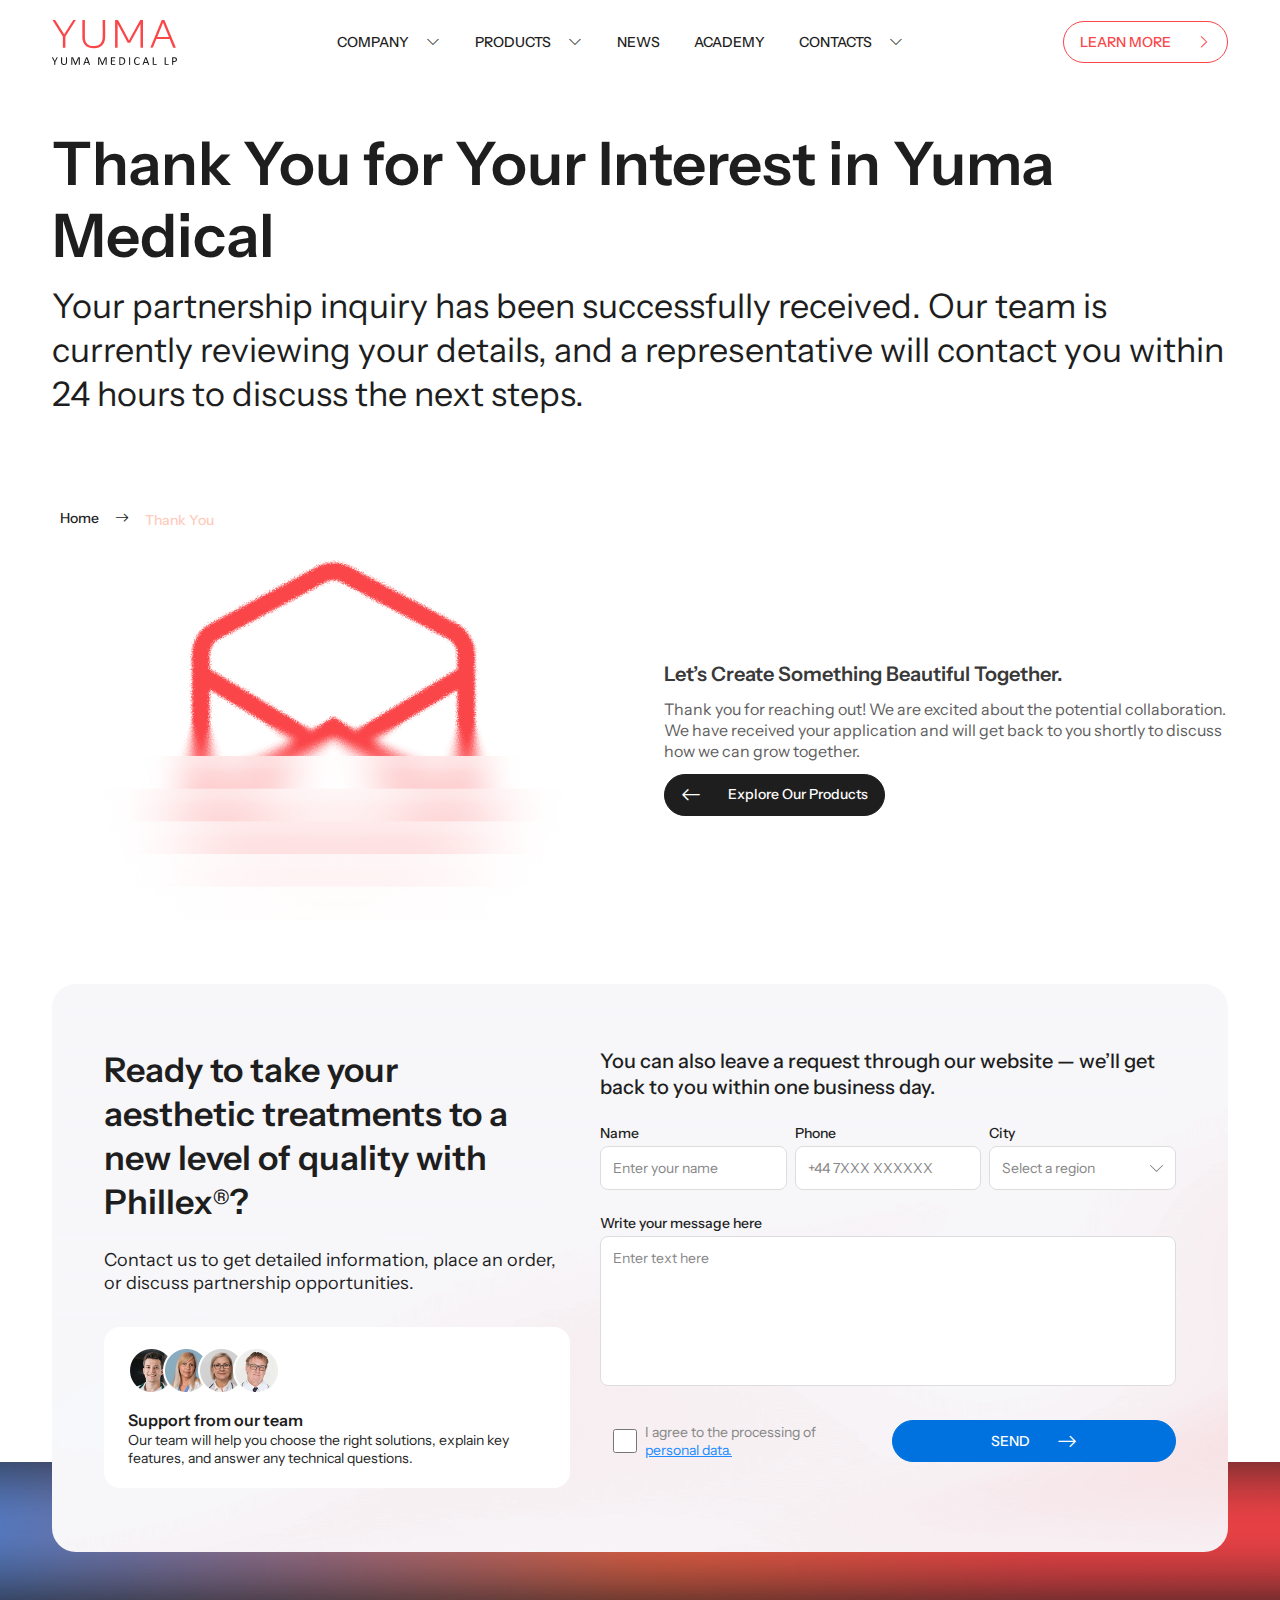
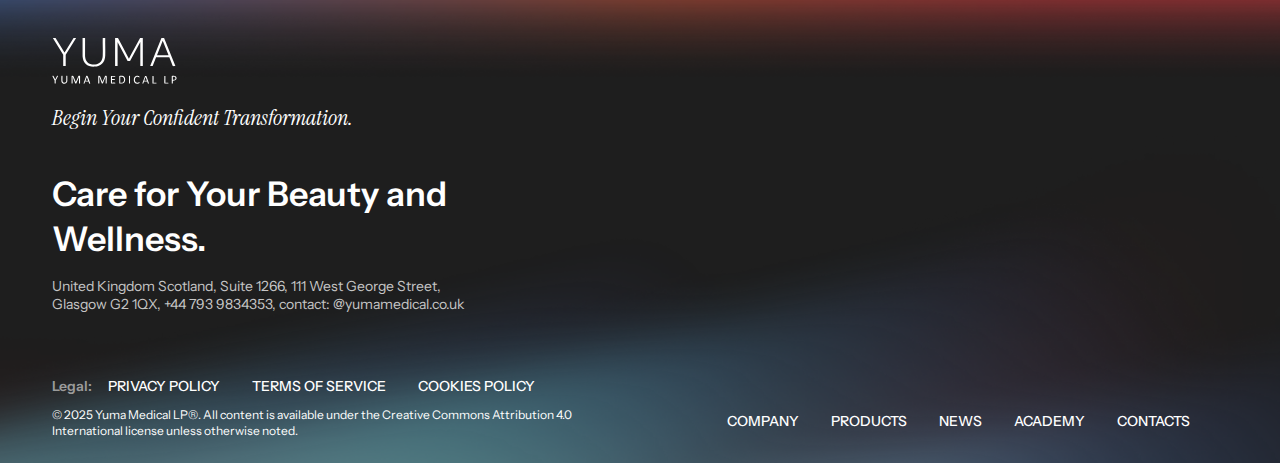
<file: thank-you-page.html>
<!DOCTYPE html>
<html lang="en">

<head>
    <meta charset="UTF-8" />
    <meta name="viewport" content="width=device-width, initial-scale=1.0" />
    <title>404</title>

    <link rel="preconnect" href="https://cdn.jsdelivr.net">
    <link rel="preload" href="fonts/InstrumentSans-Variable.woff2" as="font" type="font/woff2" crossorigin>
    <link rel="preload" href="fonts/icomoon.ttf?pknzsf" as="font" type="font/ttf" crossorigin>

    <link rel="stylesheet" href="css/reset.css" />
    <link rel="stylesheet" href="css/vendor/swiper-bundle.min.css" />
    <link rel="stylesheet" href="https://cdn.jsdelivr.net/npm/@fancyapps/ui@5.0/dist/fancybox/fancybox.css"
        media="print" onload="this.media='all'" />
    <noscript>
        <link rel="stylesheet" href="https://cdn.jsdelivr.net/npm/@fancyapps/ui@5.0/dist/fancybox/fancybox.css" />
    </noscript>
    <link rel="stylesheet" href="css/vendor/aos.css" />
    <link rel="stylesheet" href="css/icons.css" />
    <link rel="stylesheet" href="css/style.css" />
</head>

<body>
    <!-- Header -->
    <header class="header">
        <div class="header__container">
            <a href="#" class="header__logo">
                <img src="image/logo.svg" width="125" height="45" alt="YUMA Logo" />
            </a>

            <nav class="header__nav">
                <ul class="header__menu">
                    <li class="header__menu-item">
                        <a href="#" class="header__menu-link link link--gray">
                            COMPANY
                            <i class="icon-namechevron-down"></i>
                        </a>
                        <div class="header__submenu">
                            <ul class="header__submenu-list">
                                <li>
                                    <a href="#" class="header__submenu-link link link--gray">History of the company</a>
                                </li>
                                <li>
                                    <a href="#" class="header__submenu-link link link--gray">Our Values</a>
                                </li>
                                <li>
                                    <a href="#" class="header__submenu-link link link--gray">Research</a>
                                </li>
                            </ul>
                        </div>
                    </li>
                    <li class="header__menu-item">
                        <a href="#" class="header__menu-link link link--gray">
                            PRODUCTS
                            <i class="icon-namechevron-down"></i>
                        </a>
                        <div class="header__submenu">
                            <ul class="header__submenu-list">
                                <li>
                                    <a href="#" class="header__submenu-link link link--gray"><span
                                            class="element">TwAc</span></a>
                                </li>
                                <li>
                                    <a href="#" class="header__submenu-link link link--gray"><span
                                            class="element">PHILLEX</span></a>
                                </li>
                                <li>
                                    <a href="#" class="header__submenu-link link link--gray"><span
                                            class="element">APPeex</span></a>
                                </li>
                                <li>
                                    <a href="#" class="header__submenu-link link link--gray"><span
                                            class="element">Fortox</span></a>
                                </li>
                            </ul>
                        </div>
                    </li>
                    <li class="header__menu-item">
                        <a href="#" class="header__menu-link link link--gray">NEWS
                            <i class="icon-namechevron-down"></i>
                        </a>
                    </li>
                    <li class="header__menu-item">
                        <a href="#" class="header__menu-link link link--gray">ACADEMY
                            <i class="icon-namechevron-down"></i>
                        </a>
                    </li>
                    <li class="header__menu-item">
                        <a href="#" class="header__menu-link link link--gray">
                            CONTACTS
                            <i class="icon-namechevron-down"></i>
                        </a>
                        <div class="header__submenu">
                            <ul class="header__submenu-list">
                                <li>
                                    <a href="#" class="header__submenu-link link link--gray">Global Network</a>
                                </li>
                                <li>
                                    <a href="#" class="header__submenu-link link link--gray">Contact Us</a>
                                </li>
                            </ul>
                        </div>
                    </li>
                </ul>
            </nav>

            <a href="#" class="header__btn btn btn--red-outline">
                LEARN MORE
                <i class="icon-namechevron-right"></i>
            </a>

            <div class="header__burger">
                <div class="header__burger-line"></div>
                <div class="header__burger-line"></div>
                <div class="header__burger-line"></div>
            </div>
        </div>
    </header>

    <main>
        <section class="error-404">
            <div class="wrapper">
                <div class="error-404__content">
                    <h1 class="error-404__title">Thank You for Your Interest in Yuma Medical</h1>
                    <p class="error-404__text">Your partnership inquiry has been successfully received. Our team is
                        currently reviewing your details, and a
                        representative will contact you within 24 hours to discuss the next steps.</p>
                </div>
                <ul class="breadcrumbs">
                    <li class="breadcrumbs-item">
                        <a href="/" class="breadcrumbs-link">Home
                            <i class="icon-namearrow-right"></i>
                        </a>
                    </li>
                    <li class="breadcrumbs-item">
                        <span class="breadcrumbs-text">Thank You</span>
                    </li>
                </ul>
                <div class="error-404__box thank-you__box">
                    <div class="error-404__box-img">
                        <img src="image/img-for-export22.png" width="1176" height="363" loading="lazy" alt="">
                    </div>
                    <div class="thank-you__boxs">
                        <h2>Let’s Create Something Beautiful Together.</h2>
                        <p>Thank you for reaching out! We are excited about the potential collaboration. We have
                            received
                            your application and will
                            get back to you shortly to discuss how we can grow together.</p>
                        <a href="/" class="error-404__link btn btn--gray-filled">
                            <i class="icon-namearrow-right"></i>
                            Explore Our Products
                        </a>
                    </div>
                </div>
            </div>
        </section>

        <section class="cta">
            <div class="wrapper">
                <div class="cta__wrapper">
                    <div class="cta__wrapper-left">
                        <h2>Ready to take your aesthetic treatments to a new level of quality with <span
                                class="element">Phillex</span>?</h2>
                        <p>Contact us to get detailed information, place an order, or discuss partnership opportunities.
                        </p>
                        <div class="looking__content-banner">
                            <div class="looking__content-banner-img">
                                <img src="image/avatars-group.png" width="152" height="47" alt="">
                            </div>
                            <div class="looking__content-banner-text">
                                <h3>Support from our team</h3>
                                <p>
                                    Our team will help you choose the right solutions, explain key
                                    features, and answer any technical questions.
                                </p>
                            </div>
                        </div>
                    </div>
                    <div class="cta__wrapper-right">
                        <form class="looking__content-form">
                            <h3>
                                You can also leave a request through our website — we’ll get
                                back to you within one business day.
                            </h3>
                            <div class="looking__content-form-col">
                                <div class="looking__content-form-group input-group">
                                    <label for="name" class="input-label">Name</label>
                                    <input type="text" id="name" name="name" class="input-field" required=""
                                        placeholder="Enter your name">
                                </div>
                                <div class="looking__content-form-group input-group">
                                    <label for="tel" class="input-label">Phone</label>
                                    <input type="text" id="tel" name="tel" class="input-field" required=""
                                        placeholder="+44 7XXX XXXXXX">
                                </div>
                                <div class="looking__content-form-group input-group">
                                    <label for="city" class="input-label">City</label>
                                    <select name="city" id="city">
                                        <option value="" disabled="" selected="">Select a region</option>
                                        <option value="new-york">New York</option>
                                        <option value="los-angeles">Los Angeles</option>
                                        <option value="chicago">Chicago</option>
                                        <option value="houston">Houston</option>
                                        <option value="miami">Miami</option>
                                    </select>
                                </div>
                            </div>
                            <div class="looking__content-form-group full-width input-group">
                                <label for="message" class="input-label">Write your message here</label>
                                <textarea id="message" name="message" rows="4" placeholder="Enter text here"></textarea>
                            </div>
                            <div class="looking__content-form-content">
                                <div class="looking__content-form-checkbox">
                                    <input type="checkbox" id="consent" name="consent" required="">
                                    <label for="consent">
                                        <span class="checkbox-box"></span>
                                        I agree to the processing of
                                        <a href="/">personal data.</a></label>
                                </div>
                                <button type="submit" class="btn btn--blue-outline">
                                    SEND
                                    <i class="icon-namearrow-right"></i>
                                </button>
                            </div>
                        </form>
                    </div>
                </div>
            </div>
        </section>
    </main>

    <footer class="footer">
        <div class="wrapper">
            <div class="footer__top">
                <a href="/" class="footer__top-logo" title="Yuma Medical">
                    <img src="image/logo-white.svg" width="125" height="47" alt="">
                </a>
                <span>Begin Your Confident Transformation.</span>
            </div>
            <div class="footer__center">
                <h2>Care for Your Beauty and Wellness.</h2>
                <p>United Kingdom Scotland, Suite 1266, 111 West George Street, Glasgow G2 1QX, <a
                        href="tel:+447939834353">+44 793 9834353</a>, contact:
                    <a href="mailto:contact@yumamedical.co.uk">@yumamedical.co.uk</a>
                </p>
            </div>
            <div class="footer__bottom">
                <div class="footer__bottom-nav">
                    <nav class="footer__bottom-navs">
                        <ul class="footer__bottom-list">
                            <li>
                                <span>Legal:</span>
                            </li>
                            <li class="footer__bottom-list-item">
                                <a href="/" class="footer__bottom-list-link">PRIVACY POLICY</a>
                            </li>
                            <li class="footer__bottom-list-item">
                                <a href="/" class="footer__bottom-list-link">TERMS OF SERVICE</a>
                            </li>
                            <li class="footer__bottom-list-item">
                                <a href="/" class="footer__bottom-list-link">COOKIES POLICY</a>
                            </li>
                        </ul>
                    </nav>
                    <p>© 2025 Yuma Medical LP®. All content is available under the Creative Commons Attribution 4.0
                        International license
                        unless otherwise noted.</p>
                </div>
                <nav class="footer__bottom-nav2">
                    <ul class="footer__bottom-nav2-list">
                        <li class="footer__bottom-nav2-item">
                            <a href="/" class="footer__bottom-nav2-link">COMPANY</a>
                        </li>
                        <li class="footer__bottom-nav2-item">
                            <a href="/" class="footer__bottom-nav2-link">PRODUCTS</a>
                        </li>
                        <li class="footer__bottom-nav2-item">
                            <a href="/" class="footer__bottom-nav2-link">NEWS</a>
                        </li>
                        <li class="footer__bottom-nav2-item">
                            <a href="/" class="footer__bottom-nav2-link">ACADEMY</a>
                        </li>
                        <li class="footer__bottom-nav2-item">
                            <a href="/" class="footer__bottom-nav2-link">CONTACTS</a>
                        </li>
                    </ul>
                </nav>
            </div>
        </div>
    </footer>

    <!-- Mobile Menu -->
    <div class="mobile-overlay"></div>
    <div class="mobile-menu">
        <div class="mobile-menu__content">
            <ul class="mobile-menu__list">
                <li class="mobile-menu__item">
                    <a href="#" class="mobile-menu__link link link--gray"> Company </a>
                    <div class="mobile-menu__submenu">
                        <a href="#" class="mobile-menu__submenu-link link link--gray">History of the company</a>
                        <a href="#" class="mobile-menu__submenu-link link link--gray">Our Values</a>
                        <a href="#" class="mobile-menu__submenu-link link link--gray">Research</a>
                    </div>
                </li>
                <li class="mobile-menu__item">
                    <a href="#" class="mobile-menu__link link link--gray"> Products </a>
                    <div class="mobile-menu__submenu">
                        <a href="#" class="mobile-menu__submenu-link link link--gray">TwAc</a>
                        <a href="#" class="mobile-menu__submenu-link link link--gray">PHILLEX</a>
                        <a href="#" class="mobile-menu__submenu-link link link--gray">APPeex</a>
                        <a href="#" class="mobile-menu__submenu-link link link--gray">Fortox</a>
                    </div>
                </li>
                <li class="mobile-menu__item">
                    <a href="#" class="mobile-menu__link link link--gray">News</a>
                </li>
                <li class="mobile-menu__item">
                    <a href="#" class="mobile-menu__link link link--gray">Academy</a>
                </li>
                <li class="mobile-menu__item">
                    <a href="#" class="mobile-menu__link link link--gray"> Contacts </a>
                    <div class="mobile-menu__submenu">
                        <a href="#" class="mobile-menu__submenu-link link link--gray">Global Network</a>
                        <a href="#" class="mobile-menu__submenu-link link link--gray">Contact Us</a>
                    </div>
                </li>
            </ul>
        </div>
    </div>

    <script src="js/vendor/swiper-bundle.min.js" defer></script>
    <script src="https://cdn.jsdelivr.net/npm/@fancyapps/ui@5.0/dist/fancybox/fancybox.umd.js" defer></script>
    <script src="js/vendor/aos.js" defer></script>
    <script src="js/vendor/rellax.min.js" defer></script>
    <script src="js/main.js" defer></script>
</body>

</html>
</file>
<file: css/icons.css>
@font-face {
  font-family: "icomoon";
  src: url("../fonts/icomoon.eot?pknzsf");
  src: url("../fonts/icomoon.eot?pknzsf#iefix") format("embedded-opentype"),
    url("../fonts/icomoon.ttf?pknzsf") format("truetype"),
    url("../fonts/icomoon.woff?pknzsf") format("woff"),
    url("../fonts/icomoon.svg?pknzsf#icomoon") format("svg");
  font-weight: normal;
  font-style: normal;
  font-display: block;
}

[class^="icon-"],
[class*=" icon-"] {
  /* use !important to prevent issues with browser extensions that change fonts */
  font-family: "icomoon" !important;
  speak: never;
  font-style: normal;
  font-weight: normal;
  font-variant: normal;
  text-transform: none;
  line-height: 1;

  /* Better Font Rendering =========== */
  -webkit-font-smoothing: antialiased;
  -moz-osx-font-smoothing: grayscale;
}

.icon-namearrow-down:before {
  content: "\e900";
}

.icon-namearrow-left:before {
  content: "\e901";
}

.icon-namearrow-right:before {
  content: "\e902";
}

.icon-namearrow-up:before {
  content: "\e903";
}

.icon-namebullseye:before {
  content: "\e904";
}

.icon-nameburger:before {
  content: "\e905";
}

.icon-namecaret-right-fill:before {
  content: "\e906";
}

.icon-namechevron-down:before {
  content: "\e907";
}

.icon-namechevron-left:before {
  content: "\e908";
}

.icon-namechevron-right:before {
  content: "\e909";
}

.icon-namechevron-up:before {
  content: "\e90a";
}

.icon-nameclock-history:before {
  content: "\e90b";
}

.icon-nameclose:before {
  content: "\e90c";
}

.icon-nameemoji-smile:before {
  content: "\e90d";
}

.icon-nameflower:before {
  content: "\e90e";
}

.icon-namehand-thumbs-up:before {
  content: "\e90f";
}

.icon-nameheart-pulse:before {
  content: "\e910";
}

.icon-namenoise-reduction:before {
  content: "\e911";
}

.icon-nameplus-circle:before {
  content: "\e912";
}

.icon-nameshadows:before {
  content: "\e913";
}

.icon-namevignette:before {
  content: "\e914";
}

.icon-namewater:before {
  content: "\e915";
}

.icon-icons:before {
  content: "\e916";
}
</file>
<file: css/style.css>
:root {
  --colors-base-black-100: #000000;
  --colors-base-green01: #04c65d;
  --colors-base-green02: #eefbf4;
  --colors-base-light-bg: #f6f8fa;
  --colors-base-white-100: #ffffff;
  --colors-blue-medical-100: #acdbff;
  --colors-blue-medical-200: #8dc5ff;
  --colors-blue-medical-300: #6dafff;
  --colors-blue-medical-400: #4a9aff;
  --colors-blue-medical-50: #cbf2ff;
  --colors-blue-medical-500: #1b86f7;
  --colors-blue-medical-600: #0072df;
  --colors-blue-medical-700: #005ec5;
  --colors-blue-medical-800: #004ca9;
  --colors-blue-medical-900: #003a8b;
  --colors-blue-medical-source: #218bff;
  --colors-graphite-100: #dddddd;
  --colors-graphite-200: #c6c6c6;
  --colors-graphite-300: #b0b0b0;
  --colors-graphite-400: #9b9b9b;
  --colors-graphite-50: #f3f3f3;
  --colors-graphite-500: #868686;
  --colors-graphite-600: #727272;
  --colors-graphite-700: #5e5e5e;
  --colors-graphite-800: #4b4b4b;
  --colors-graphite-900: #393939;
  --colors-graphite-source: #1e1e1e;
  --colors-red-medical-100: #ffaea2;
  --colors-red-medical-200: #ff9389;
  --colors-red-medical-300: #ff7871;
  --colors-red-medical-400: #ff5e5b;
  --colors-red-medical-50: #ffcbbd;
  --colors-red-medical-500: #f54448;
  --colors-red-medical-600: #da2936;
  --colors-red-medical-700: #be0526;
  --colors-red-medical-800: #a10018;
  --colors-red-medical-900: #82000c;
  --colors-red-medical-source: #fa4549;

  --fonts-size-12: 12px;
  --fonts-size-14: 14px;
  --fonts-size-16: 16px;
  --fonts-size-18: 18px;
  --fonts-size-20: 20px;
  --fonts-size-24: 24px;
  --fonts-size-29: 29px;
  --fonts-size-34: 34px;
  --fonts-size-41: 41px;
  --fonts-size-50: 50px;
  --fonts-size-60: 60px;
  --fonts-size-72: 72px;
  --fonts-size-87: 87px;
  --fonts-spacing--2: -2px;
  --fonts-spacing--1: -1px;
  --fonts-spacing-0: 0px;
  --scope-radius-8: 8px;
  --scope-radius-12: 12px;
  --scope-radius-16: 16px;
  --scope-radius-24: 24px;
  --scope-radius-99: 99px;

  --fonts-family-Instrument-Sans: "Instrument Sans", sans-serif;
  --font-family-lexend: "Lexend", sans-serif;
  --font-family-martian-mono: "Martian Mono", monospace;
  --fonts-weight-bold: bold;
  --fonts-weight-medium: medium;
  --fonts-weight-regular: regular;
  --fonts-weight-semibold: semibold;

  --colors-base-black-100: #000000;
  --colors-base-green01: #04c65d;
  --colors-base-green02: #eefbf4;
  --colors-base-light-bg: #f6f8fa;
  --colors-base-white-100: #ffffff;
  --colors-blue-medical-100: #acdbff;
  --colors-blue-medical-200: #8dc5ff;
  --colors-blue-medical-300: #6dafff;
  --colors-blue-medical-400: #4a9aff;
  --colors-blue-medical-50: #cbf2ff;
  --colors-blue-medical-500: #1b86f7;
  --colors-blue-medical-600: #0072df;
  --colors-blue-medical-700: #005ec5;
  --colors-blue-medical-800: #004ca9;
  --colors-blue-medical-900: #003a8b;
  --colors-blue-medical-source: #218bff;
  --colors-graphite-100: #dddddd;
  --colors-graphite-200: #c6c6c6;
  --colors-graphite-300: #b0b0b0;
  --colors-graphite-400: #9b9b9b;
  --colors-graphite-50: #f3f3f3;
  --colors-graphite-500: #868686;
  --colors-graphite-600: #727272;
  --colors-graphite-700: #5e5e5e;
  --colors-graphite-800: #4b4b4b;
  --colors-graphite-900: #393939;
  --colors-graphite-source: #1e1e1e;
  --colors-red-medical-100: #ffaea2;
  --colors-red-medical-200: #ff9389;
  --colors-red-medical-300: #ff7871;
  --colors-red-medical-400: #ff5e5b;
  --colors-red-medical-50: #ffcbbd;
  --colors-red-medical-500: #f54448;
  --colors-red-medical-600: #da2936;
  --colors-red-medical-700: #be0526;
  --colors-red-medical-800: #a10018;
  --colors-red-medical-900: #82000c;
  --colors-red-medical-source: #fa4549;

  --fonts-size-12: 12px;
  --fonts-size-14: 14px;
  --fonts-size-16: 14px;
  --fonts-size-18: 16px;
  --fonts-size-20: 18px;
  --fonts-size-24: 20px;
  --fonts-size-29: 24px;
  --fonts-size-34: 29px;
  --fonts-size-41: 34px;
  --fonts-size-50: 41px;
  --fonts-size-60: 50px;
  --fonts-size-72: 60px;
  --fonts-size-87: 72px;
  --fonts-spacing--2: -2px;
  --fonts-spacing--1: -1px;
  --fonts-spacing-0: 0px;
  --scope-radius-8: 8px;
  --scope-radius-12: 12px;
  --scope-radius-16: 16px;
  --scope-radius-24: 24px;
  --scope-radius-99: 99px;

  --fonts-family-instrument-sans: Instrument Sans;
  --fonts-weight-bold: bold;
  --fonts-weight-medium: medium;
  --fonts-weight-regular: regular;
  --fonts-weight-semibold: semibold;
}

@font-face {
  font-family: "Instrument Sans";
  font-style: normal;
  font-weight: 400 600;
  font-display: swap;
  src: url("../fonts/InstrumentSans-Variable.woff2") format("woff2");
}

@font-face {
  font-family: "Instrument Serif";
  font-style: italic;
  font-weight: 400;
  font-display: swap;
  src: url("../fonts/InstrumentSerif-Italic.woff2") format("woff2");
}

@font-face {
  font-family: "Lexend";
  font-style: normal;
  font-weight: 500;
  font-display: swap;
  src: url("../fonts/Lexend-Medium.woff2") format("woff2");
}

@font-face {
  font-family: "Martian Mono";
  font-style: normal;
  font-weight: 500;
  font-display: swap;
  src: url("../fonts/MartianMono-Medium.woff2") format("woff2");
}

input[type="checkbox"] {
  accent-color: #218bff;
}

body {
  font-family: var(--fonts-family-Instrument-Sans);
  overflow-x: hidden;
}

.element {
  display: flex;
  align-items: flex-start;
}

.element::after {
  content: "®";
  font-size: 12px;
  margin-top: -5px;
  text-transform: uppercase;
}

/* Buttons */
.btn {
  display: inline-flex;
  align-items: center;
  justify-content: center;
  height: 42px;
  padding: 0 16px;
  border-radius: 99px;
  font-family: var(--fonts-family-Instrument-Sans);
  font-size: 14px;
  font-weight: 500;
  line-height: 1.3;
  text-decoration: none;
  cursor: pointer;
  transition: all 0.3s;
  border: 1px solid transparent;
  gap: 8px;
  box-sizing: border-box;
  white-space: nowrap;
}

.btn__icon {
  width: 25px;
  height: 25px;
  display: flex;
  align-items: center;
  justify-content: center;
}

.btn__icon svg,
.btn__icon img {
  width: 100%;
  height: 100%;
  object-fit: contain;
}

/* Red Outline */
.btn--red-outline {
  border-color: var(--colors-red-medical-source);
  color: var(--colors-red-medical-source);
  background-color: transparent;
}

.btn--red-outline:hover {
  background-color: var(--colors-red-medical-source);
  color: var(--colors-base-white-100);
}

.btn--red-outline:active {
  background-color: var(--colors-red-medical-source);
  color: var(--colors-base-white-100);
}

.btn--red-outline:disabled,
.btn--red-outline.is-disabled {
  border-color: var(--colors-red-medical-50);
  color: var(--colors-red-medical-50);
  background-color: transparent;
  cursor: not-allowed;
  pointer-events: none;
}

/* Red Filled */
.btn--red-filled {
  background-color: var(--colors-red-medical-600);
  border-color: var(--colors-red-medical-600);
  color: var(--colors-base-white-100);
}

.btn--red-filled:hover {
  background-color: var(--colors-red-medical-source);
  border-color: var(--colors-red-medical-source);
}

.btn--red-filled:active {
  background-color: var(--colors-red-medical-source);
  border-color: var(--colors-red-medical-source);
}

.btn--red-filled:disabled,
.btn--red-filled.is-disabled {
  border-color: var(--colors-red-medical-50);
  color: var(--colors-red-medical-50);
  background-color: transparent;
  cursor: not-allowed;
  pointer-events: none;
}

/* Light Outline */
.btn--light-outline {
  border-color: var(--colors-graphite-100);
  color: var(--colors-graphite-100);
  background-color: transparent;
}

.btn--light-outline:hover {
  border-color: var(--colors-red-medical-source);
  color: var(--colors-red-medical-source);
  background-color: var(--colors-base-white-100);
}

.btn--light-outline:disabled,
.btn--light-outline.is-disabled {
  border-color: var(--colors-graphite-50);
  color: var(--colors-graphite-50);
  cursor: not-allowed;
  pointer-events: none;
}

/* Light Filled */
.btn--light-filled {
  background-color: var(--colors-graphite-100);
  border-color: var(--colors-graphite-100);
  color: var(--colors-graphite-900);
}

.btn--light-filled:hover {
  background-color: var(--colors-graphite-50);
  border-color: var(--colors-graphite-50);
}

.btn--light-filled:disabled,
.btn--light-filled.is-disabled {
  border-color: var(--colors-graphite-100);
  color: var(--colors-graphite-100);
  background-color: transparent;
  cursor: not-allowed;
  pointer-events: none;
}

/* Blue Outline */
.btn--blue-outline {
  border-color: var(--colors-blue-medical-source);
  color: var(--colors-blue-medical-source);
  background-color: transparent;
}

.btn--blue-outline:hover {
  background-color: var(--colors-blue-medical-source) !important;
  color: var(--colors-base-white-100) !important;
}

.btn--blue-outline:disabled,
.btn--blue-outline.is-disabled {
  border-color: var(--colors-blue-medical-50);
  color: var(--colors-blue-medical-50);
  cursor: not-allowed;
  pointer-events: none;
}

/* Blue Filled */
.btn--blue-filled {
  background-color: var(--colors-blue-medical-600);
  border-color: var(--colors-blue-medical-600);
  color: var(--colors-blue-medical-50);
}

.btn--blue-filled:hover {
  background-color: var(--colors-blue-medical-source);
  border-color: var(--colors-blue-medical-source);
}

.btn--blue-filled:disabled,
.btn--blue-filled.is-disabled {
  border-color: var(--colors-blue-medical-50);
  color: var(--colors-blue-medical-50);
  background-color: transparent;
  cursor: not-allowed;
  pointer-events: none;
}

/* Gray Outline */
.btn--gray-outline {
  border-color: var(--colors-graphite-source);
  color: var(--colors-graphite-source);
  background-color: transparent;
}

.btn--gray-outline:hover {
  background-color: var(--colors-graphite-source) !important;
  color: var(--colors-base-white-100) !important;
}

.btn--gray-outline:disabled,
.btn--gray-outline.is-disabled {
  border-color: var(--colors-graphite-100);
  color: var(--colors-graphite-100);
  cursor: not-allowed;
  pointer-events: none;
}

/* Gray Filled */
.btn--gray-filled {
  background-color: var(--colors-graphite-source);
  border-color: var(--colors-graphite-source);
  color: var(--colors-base-white-100);
}

.btn--gray-filled:hover {
  background-color: var(--colors-graphite-900);
  border-color: var(--colors-graphite-900);
}

.btn--gray-filled:disabled,
.btn--gray-filled.is-disabled {
  border-color: var(--colors-graphite-100);
  color: var(--colors-graphite-100);
  background-color: transparent;
  cursor: not-allowed;
  pointer-events: none;
}

.input-group--lg {
  gap: 6px;
}

.input-label {
  font-family: var(--fonts-family-Instrument-Sans);
  font-size: 14px;
  font-weight: 500;
  color: var(--colors-graphite-source);
  line-height: 1.3;
}

.input-wrapper {
  position: relative;
  display: flex;
  align-items: center;
  background-color: var(--colors-base-white-100);
  border: 1px solid var(--colors-graphite-100);
  border-radius: 8px;
  transition: all 0.3s;
  box-sizing: border-box;
}

.input-wrapper--sm {
  height: 44px;
  padding: 0 12px;
}

.input-wrapper--lg {
  height: 52px;
  padding: 0 16px;
}

.input-field {
  display: flex;
  width: 100%;
  height: 44px;
  padding: 12px;
  border-radius: 8px;
  border: 1px solid var(--colors-graphite-100);
  background: var(--colors-base-white-100);
  color: var(--colors-graphite-500);
  font-family: var(--fonts-family-Instrument-Sans);
  font-size: var(--fonts-size-14);
  font-weight: 400;
  line-height: 130%;
  letter-spacing: 0;
}

select {
  display: flex;
  width: 100%;
  height: 44px;
  padding: 12px;
  padding-right: 32px;
  border-radius: 8px;
  border: 1px solid var(--colors-graphite-100);
  background: var(--colors-base-white-100);
  color: var(--colors-graphite-500);
  font-family: var(--fonts-family-Instrument-Sans);
  font-size: var(--fonts-size-14);
  font-weight: 400;
  line-height: 130%;
  letter-spacing: 0;
  appearance: none;
  -webkit-appearance: none;
  -moz-appearance: none;
  background-image: url(../image/select.svg);
  background-repeat: no-repeat;
  background-position: right 12px center;
  cursor: pointer;
  outline: none;
}

.input-field::placeholder {
  color: var(--colors-graphite-500);
  font-family: var(--fonts-family-Instrument-Sans);
  font-size: var(--fonts-size-14);
  font-weight: 400;
  line-height: 130%;
  letter-spacing: 0;
}

/* Hover */
.input-group:hover .input-wrapper {
  border-color: var(--colors-blue-medical-source);
}

.input-group:hover .input-field::placeholder {
  color: var(--colors-graphite-700);
}

/* Focus (simulated with class .is-focused or :focus-within) */
.input-wrapper:focus-within,
.input-wrapper.is-focused {
  border-color: #007eff;
  /* Focus color from design */
}

/* Error */
.input-group.is-error .input-wrapper {
  border-color: var(--colors-red-medical-source);
}

.input-group.is-error .input-field {
  color: var(--colors-red-medical-source);
}

.input-group.is-error .input-field::placeholder {
  color: var(--colors-red-medical-source);
}

.input-group.is-error .input-caption {
  color: var(--colors-red-medical-source);
}

/* Success */
.input-group.is-success .input-wrapper {
  border-color: var(--colors-base-green01);
}

.input-group.is-success .input-field {
  color: var(--colors-base-green01);
}

.input-group.is-success .input-field::placeholder {
  color: var(--colors-base-green01);
}

.input-group.is-success .input-caption {
  color: var(--colors-base-green01);
}

/* Disabled / Blocked */
.input-group.is-disabled .input-label {
  color: var(--colors-graphite-200);
}

.input-group.is-disabled .input-wrapper {
  background-color: var(--colors-graphite-50);
  border-color: var(--colors-graphite-100);
  pointer-events: none;
}

.input-group.is-disabled .input-field {
  color: var(--colors-graphite-200);
}

.input-group.is-disabled .input-field::placeholder {
  color: var(--colors-graphite-200);
}

.input-group.is-disabled .input-icon {
  opacity: 0.5;
  /* Adjust opacity for disabled icons */
  filter: grayscale(100%);
}

/* Links Component */

.link {
  display: inline-flex;
  gap: 8px;
  padding: 8px;
  text-decoration: none;
  cursor: pointer;
  box-sizing: border-box;
  transition: all 0.2s ease;
  background: transparent;
  border: 1px solid transparent;
  font-family: var(--font-family-instrument-sans);
  font-weight: 500;
  font-size: var(--fonts-size-14);
  line-height: 1.3;
  text-align: center;
  white-space: nowrap;
  transition: color 0.2s ease;
}

.link__content {
  display: flex;
  align-items: center;
  justify-content: center;
  gap: 8px;
  width: 100%;
  border-bottom: 1px solid transparent;
  padding-bottom: 0px;
  /* Adjust if needed to match design spacing */
}

.link__icon {
  content: "";
  background: url(../image/arrow-bottom.svg);
  background-repeat: no-repeat;
  background-position: center;
  width: 16px;
  height: 16px;
  display: flex;
  align-items: center;
  justify-content: center;
  transition: color 0.2s ease;
}

.link__icon svg,
.link__icon img {
  width: 100%;
  height: 100%;
  object-fit: contain;
  fill: currentColor;
}

/* --- Type: Gray (Default) --- */

/* Normal */
.link--gray {
  color: var(--colors-graphite-source);
}

.link--gray .link__icon {
  color: var(--colors-graphite-source);
}

/* Hover */
.link--gray:hover,
.link--gray:hover .link__icon {
  color: var(--colors-red-medical-source);
}

/* Pressed (Active) */
.link--gray:active {
  border-bottom-color: var(--colors-red-medical-source);
}

.link--gray:active,
.link--gray:active .link__icon {
  color: var(--colors-red-medical-source);
}

/* Disabled */
.link--gray.is-disabled {
  pointer-events: none;
  cursor: default;
}

.link--gray.is-disabled,
.link--gray.is-disabled .link__icon {
  color: var(--colors-red-medical-50);
}

/* --- Type: Light --- */

/* Normal */
.link--light {
  color: var(--colors-base-white-100);
}

.link--light .link__icon {
  color: var(--colors-base-white-100);
}

/* Hover */
.link--light:hover,
.link--light:hover .link__icon {
  color: var(--colors-red-medical-source);
}

/* Pressed (Active) */
.link--light:active {
  border-bottom-color: var(--colors-red-medical-source);
}

.link--light:active,
.link--light:active .link__icon {
  color: var(--colors-red-medical-source);
}

/* Disabled */
.link--light.is-disabled {
  pointer-events: none;
  cursor: default;
}

.link--light.is-disabled,
.link--light.is-disabled .link__icon {
  color: var(--colors-graphite-400);
}

* {
  box-sizing: border-box;
}

/* Header Styles */
.header {
  position: fixed;
  top: 0;
  left: 0;
  width: 100%;
  max-width: 100%;
  display: flex;
  justify-content: center;
  padding: 16px;
  z-index: 10000;
  background: var(--colors-base-white-100);
}

.header__container {
  display: flex;
  justify-content: space-between;
  align-items: center;
  align-self: stretch;
  width: 100%;
  max-width: 800px;
}

/* Logo */
.header__logo {
  display: flex;
  flex-direction: column;
  text-decoration: none;
  padding-right: 25px;
  max-width: 125px;
}

.header__logo-title {
  font-family: var(--fonts-family-Instrument-Sans);
  font-weight: 600;
  /* semibold */
  font-size: 24px;
  color: var(--colors-red-medical-source);
  text-transform: uppercase;
  letter-spacing: 1px;
}

.header__logo-subtitle {
  font-family: var(--fonts-family-Instrument-Sans);
  font-size: 10px;
  color: var(--colors-graphite-500);
  text-transform: uppercase;
  letter-spacing: 0.5px;
}

/* Desktop Navigation */
.header__nav {
  display: none;
}

.header__menu {
  display: flex;
  list-style: none;
  margin: 0;
  padding: 0;
}

.header__menu-item {
  position: relative;
  padding: 8px;
}

.header__menu-link {
  padding: 8px;
  gap: 16px;
}

.header__menu-link .icon-namechevron-down {
  width: 16px;
  padding: 0;
  display: flex;
  align-items: center;
  justify-content: center;
}

.header__menu-link .icon-namechevron-down:before {
  transition: transform 0.3s;
}

.header__menu-item:hover .header__menu-link .icon-namechevron-down:before {
  transform: rotate(180deg);
}

/* Desktop Submenu */
.header__submenu {
  position: absolute;
  top: 100%;
  left: 50%;
  transform: translateX(-50%) translateY(10px);
  padding: 8px;
  opacity: 0;
  visibility: hidden;
  transition: all 0.3s ease;
  border-radius: 8px;
  border: 1px solid var(--colors-graphite-50);
  background: var(--colors-base-white-100);
  z-index: 100;
}

.header__menu-item:hover .header__submenu {
  opacity: 1;
  visibility: visible;
  transform: translateX(-50%) translateY(0);
}

.header__submenu-title {
  padding: 10px 20px;
  font-family: var(--fonts-family-Instrument-Sans);
  font-size: 12px;
  color: var(--colors-red-medical-source);
  text-transform: uppercase;
  font-weight: 600;
  border-bottom: 1px solid var(--colors-red-medical-source);
  margin: 0 20px 10px 20px;
  display: flex;
  justify-content: space-between;
  align-items: center;
}

.header__submenu-list {
  list-style: none;
  padding: 0;
  margin: 0;
}

.header__submenu-link {
  display: block;
  padding: 8px;
  text-align: left;
  transition:
    background-color 0.2s,
    color 0.2s;
}

/* Burger Button */
.header__burger {
  display: flex;
  flex-direction: column;
  justify-content: center;
  align-items: center;
  width: 40px;
  height: 40px;
  border: 1px solid var(--colors-graphite-200);
  /* Light border as seen in screenshot? Or maybe just red icon */
  border-radius: 50%;
  /* Circle border? Screenshot shows circle around burger */
  cursor: pointer;
  gap: 4px;
}

/* Actually screenshot shows a red circle with burger lines inside? Or just red lines? 
   Looking at image-1.png middle part: It's a white circle with a red border and red lines.
*/
.header__burger {
  border: 1px solid var(--colors-red-medical-source);
  border-radius: 50%;
  width: 42px;
  height: 42px;
  position: relative;
}

.header__burger-line {
  width: 18px;
  height: 2px;
  background-color: var(--colors-red-medical-source);
  border-radius: 2px;
  position: absolute;
  left: 50%;
  transform: translateX(-50%);
  transition: all 0.3s;
}

.header__burger-line:nth-child(1) {
  top: 13px;
}

.header__burger-line:nth-child(2) {
  top: 19px;
}

.header__burger-line:nth-child(3) {
  top: 25px;
}

.header__burger.is-active .header__burger-line:nth-child(1) {
  top: 19px;
  transform: translateX(-50%) rotate(45deg);
}

.header__burger.is-active .header__burger-line:nth-child(2) {
  opacity: 0;
}

.header__burger.is-active .header__burger-line:nth-child(3) {
  top: 19px;
  transform: translateX(-50%) rotate(-45deg);
}

/* Mobile Menu */
.mobile-menu {
  position: fixed;
  top: 0;
  left: 0;
  width: 100%;
  height: 100vh;
  background-color: var(--colors-base-white-100);
  z-index: 1100;
  transform: translateY(-100%);
  transition: transform 0.3s ease-in-out;
  box-shadow: 2px 0 10px rgba(0, 0, 0, 0.1);
  display: flex;
  flex-direction: column;
  overflow: hidden;
}

.mobile-menu.is-active {
  transform: translateY(0);
  top: 70px;
  height: calc(100vh - 70px);
}

.mobile-menu__header {
  padding: 20px;
  display: flex;
  justify-content: space-between;
  align-items: center;
  border-bottom: 1px solid var(--colors-graphite-100);
}

.mobile-menu__close {
  width: 40px;
  height: 40px;
  border: 1px solid var(--colors-red-medical-source);
  border-radius: 50%;
  position: relative;
  cursor: pointer;
  display: flex;
  align-items: center;
  justify-content: center;
}

.mobile-menu__close::before,
.mobile-menu__close::after {
  content: "";
  position: absolute;
  width: 16px;
  height: 2px;
  background-color: var(--colors-red-medical-source);
}

.mobile-menu__close::before {
  transform: rotate(45deg);
}

.mobile-menu__close::after {
  transform: rotate(-45deg);
}

.mobile-menu__content {
  padding: 16px 16px 48px 16px;
  max-width: 800px;
  margin: 0 auto;
  width: 100%;
  overflow-y: auto;
  flex: 1;
}

.mobile-menu__list {
  list-style: none;
  padding: 0;
  margin: 0;
}

.mobile-menu__item {
  border-bottom: 1px solid var(--colors-graphite-100);
}

.mobile-menu__link {
  display: flex;
  justify-content: space-between;
  align-items: center;
  height: 50px;
  padding: 0;
  text-decoration: none;
  color: var(--colors-graphite-source);
  font-family: var(--fonts-family-Instrument-Sans);
  font-size: 14px;
  font-weight: 500;
  text-transform: uppercase;
}

.mobile-menu__link i {
  font-size: 12px;
  transition: transform 0.3s;
}

.mobile-menu__item.is-open .mobile-menu__link i {
  transform: rotate(180deg);
}

.mobile-menu__submenu {
  display: none;
  padding: 8px;
  border-radius: 8px;
  border: 1px solid var(--colors-graphite-50);
  background: var(--colors-base-white-100);
}

.mobile-menu__item.is-open .mobile-menu__submenu {
  display: block;
  margin-top: 8px;
  margin-bottom: 16px;
}

.mobile-menu__submenu-link {
  display: block;
  text-align: left;
  padding: 8px;
}

.mobile-menu__item.is-open>.mobile-menu__link {
  color: var(--colors-red-medical-source);
  border-bottom-color: var(--colors-red-medical-source);
}

/* Overlay for mobile menu */
.mobile-overlay {
  position: fixed;
  top: 0;
  left: 0;
  width: 100%;
  height: 100%;
  background: rgba(0, 0, 0, 0.5);
  z-index: 1050;
  opacity: 0;
  visibility: hidden;
  transition: all 0.3s;
}

.mobile-overlay.is-active {
  opacity: 1;
  visibility: visible;
}

.header__btn {
  display: none;
}

.hero-image-wrapper {
  max-width: 476px;
  width: 100%;
  height: 845.979px;
  flex-shrink: 0;
  margin: 0 auto;
  position: absolute;
  left: 50%;
  transform: translateX(-50%);
}

.hero {
  background: url(../image/hero-section.png);
  background-repeat: no-repeat;
  background-size: contain;
  background-position: right center;
  padding: 141px 16px 0 16px;
  position: relative;
  min-height: 100vh;
}

.hero .wrapper {
  display: flex;
  max-width: 800px;
  flex-direction: column;
  align-items: flex-start;
  gap: 16px;
  align-self: stretch;
  width: 100%;
  margin: 0 auto;
}

.hero__content-image {
  width: 300px;
  height: 35.714px;
}

.hero__content-image img {
  width: 100%;
  height: 100%;
  object-fit: contain;
}

.hero__content-title {
  display: inline-flex;
  flex-wrap: wrap;
  color: var(--colors-graphite-source);
  font-family: var(--fonts-family-Instrument-Sans);
  font-size: 60px;
  font-weight: 400;
  line-height: 120%;
  letter-spacing: 0;
}

.hero__content-title span {
  color: var(--colors-red-medical-source);
}

.hero-image {
  max-width: 476px;
  width: 100%;
  margin: 0 auto;
  height: 845.979px;
  display: flex;
  justify-content: center;
  flex-shrink: 0;
  aspect-ratio: 476/845.98;
}

.hero-image-wrapper .hero-image {
  pointer-events: auto;
}

.hero-image-backdrop {
  position: absolute;
  inset: 0;
  width: 100%;
  height: 100%;
  z-index: -1;
}

.hero-image-backdrop img {
  width: 100%;
  height: 100%;
  object-position: right center;
}

.about {
  padding: 64px 16px 288px 16px;
  overflow: hidden;
  position: relative;
}

.about .wrapper {
  display: flex;
  max-width: 800px;
  flex-direction: column;
  align-items: center;
  gap: 64px;
  align-self: stretch;
  margin: 0 auto;
}

.about__header {
  display: flex;
  align-items: flex-start;
  align-content: flex-start;
  gap: 20px;
  align-self: stretch;
  flex-wrap: wrap;
  position: relative;
  z-index: 2;
}

.about__title {
  color: var(--colors-graphite-source);
  font-family: var(--fonts-family-Instrument-Sans);
  font-size: 72px;
  font-weight: 400;
  line-height: 120%;
  letter-spacing: 0;
  min-width: 288px;
  flex: 1 0 0;
}

.about__title span {
  font-weight: 600;
}

.about__title .element::after {
  font-size: 42px;
  margin-top: -18px;
}

.about__subtitle {
  color: var(--colors-graphite-source);
  font-family: var(--fonts-family-Instrument-Sans);
  font-size: 20px;
  font-weight: 400;
  display: inline;
  line-height: 130%;
  letter-spacing: 0;
  min-width: 288px;
  flex: 1 0 0;
}

.about__subtitle .element {
  display: inline-flex;
}

.about__subtitle .element::after {
  margin-top: -5px;
  display: inline;
}

.about__body {
  display: flex;
  align-items: flex-start;
  align-content: flex-start;
  gap: 16px;
  align-self: stretch;
  flex-wrap: wrap;
  position: relative;
  z-index: 2;
}

.about__video {
  display: flex;
  width: 393px;
  height: 100%;
  width: 100%;
  position: absolute;
  top: 0;
  left: 0;
  z-index: 1;
}

.about__video video {
  width: 100%;
  height: 100%;
  object-fit: cover;
  pointer-events: none;
}

.about__body-col {
  display: flex;
  min-width: 288px;
  flex: 1 0 0;
  padding: 0 16px;
  flex-direction: column;
  align-items: flex-start;
  gap: 4px;
  align-self: stretch;
}

.about__body-col-title {
  display: flex;
}

.about__body-col-title i {
  padding: 8px;
  flex-shrink: 0;
  width: 40px;
  height: 40px;
  display: flex;
}

.about__body-col-title i::before {
  font-size: 24px;
}

.about__body-col-title h3 {
  padding: 8px 8px 8px 0;
  color: var(--colors-graphite-source);
  font-family: var(--fonts-family-Instrument-Sans);
  font-size: 18px;
  font-weight: 600;
  line-height: 130%;
  letter-spacing: 0;
}

.about__body-col-title h3 span {
  color: #fa4549;
}

.about__body-col-text {
  padding: 8px;
  display: inline;
  color: var(--colors-graphite-source);
  font-family: var(--fonts-family-Instrument-Sans);
  font-size: 14px;
  font-weight: 400;
  line-height: 130%;
  letter-spacing: 0;
}

.about__body-col-text .element {
  display: inline-flex;
}

.advantages {
  padding: 32px 16px;
}

.advantages .wrapper {
  display: flex;
  max-width: 800px;
  flex-direction: column;
  align-items: center;
  gap: 48px;
  margin: 0 auto;
  align-self: stretch;
}

.advantages h2 {
  color: var(--colors-graphite-source);
  text-align: center;
  font-family: var(--fonts-family-Instrument-Sans);
  font-size: 50px;
  font-weight: 600;
  line-height: 120%;
  letter-spacing: 0;
  display: inline-flex;
  flex-wrap: wrap;
  justify-content: center;
  gap: 3px;
}

.advantages h2 .element::after {
  font-size: 30px;
  margin-top: -13px;
}

.advantages__list {
  display: flex;
  align-items: flex-start;
  align-content: flex-start;
  gap: 48px 16px;
  align-self: stretch;
  flex-wrap: wrap;
}

.advantages__list-item {
  display: flex;
  min-width: 128px;
  flex-direction: column;
  align-items: center;
  flex: 1 0 0;
}

.advantages__list-item:nth-last-of-type(1) {
  gap: 16px;
  justify-content: center;
}

.advantages__list-item p {
  color: var(--colors-graphite-source);
  text-align: center;
  font-family: var(--fonts-family-Instrument-Sans);
  font-size: 16px;
  font-weight: 500;
  line-height: 130%;
  letter-spacing: 0;
  display: flex;
  flex-direction: column;
  gap: 16px;
  justify-content: center;
}

.advantages__list-item p:nth-last-of-type(1)::after {
  content: none;
}

.advantages__list-item p::after {
  content: "";
  background: url(../image/advantages-icon.svg);
  background-repeat: no-repeat;
  background-size: contain;
  background-position: center;
  width: 100%;
  height: 32px;
  display: flex;
  flex-shrink: 0;
}

.advantages__list-item-image {
  width: 172px;
  height: 196px;
}

.advantages__list-item-image img {
  width: 100%;
  height: 100%;
  object-fit: contain;
}

.advantages__list-item-text {
  width: 93.592px;
  height: 24.563px;
}

.advantages-swiper {
  padding: 16px;
  overflow: hidden;
}

.advantages-swiper .swiper-slide {
  width: 288px;
  height: 288px;
  min-height: 288px;
}

.advantages-slider-card {
  display: flex;
  width: 100%;
  height: 100%;
  padding: 32px;
  flex-direction: column;
  align-items: flex-start;
  gap: 16px;
  flex: 1 0 0;
  overflow: hidden;
  align-self: stretch;
  border-radius: 24px;
  background: var(--colors-base-light-bg);
  transition: all 0.3s;
  position: relative;
}

.advantages-slider-card-bg {
  position: absolute;
  inset: 0;
  width: 100%;
  height: 100%;
  border-radius: 24px;
  z-index: 0;
}

.advantages-slider-card-bg img {
  width: 100%;
  height: 100%;
  object-fit: cover;
  object-position: center bottom;
}

.advantages-slider-card-img {
  width: 32px;
  height: 32px;
}

.advantages-slider-card:hover {
  background: var(--colors-base-white-100);
  box-shadow: 0 0 8px 0 rgba(0, 0, 0, 0.1);
}

.advantages-slider-card i::before {
  font-size: 32px;
  transition: all 0.3s;
}

.advantages-slider-card:hover i::before {
  color: #218bff;
}

.advantages-slider-card h3 {
  display: -webkit-box;
  -webkit-box-orient: vertical;
  -webkit-line-clamp: 2;
  overflow: hidden;
  color: var(--colors-graphite-900);
  text-overflow: ellipsis;
  font-family: var(--fonts-family-Instrument-Sans);
  font-size: 18px;
  font-weight: 600;
  line-height: 130%;
  letter-spacing: 0;
  position: relative;
  z-index: 2;
}

.advantages-slider-card p {
  display: -webkit-box;
  -webkit-box-orient: vertical;
  -webkit-line-clamp: 7;
  overflow: hidden;
  color: var(--colors-graphite-700);
  text-overflow: ellipsis;
  font-family: var(--fonts-family-Instrument-Sans);
  font-size: 14px;
  font-weight: 400;
  line-height: 130%;
  letter-spacing: 0;
  position: relative;
  z-index: 2;
}

.advantages-sliders-nav {
  display: flex;
  justify-content: space-between;
  align-items: center;
  margin-top: 8px;
  align-self: stretch;
}

.advantages-sliders-button-next,
.advantages-sliders-button-prev {
  width: 42px;
  height: 42px;
  border-radius: 99px;
  border: 1px solid var(--colors-graphite-100);
  flex-shrink: 0;
  display: flex;
  align-items: center;
  justify-content: center;
  cursor: pointer;
  background: transparent;
  transition: all 0.3s;
}

.advantages-sliders-button-next:hover,
.advantages-sliders-button-prev:hover {
  border: 1px solid var(--colors-red-medical-source);
  background: var(--colors-base-white-100);
}

.advantages-sliders-button-next:active,
.advantages-sliders-button-prev:active {
  border: 1px solid var(--colors-red-medical-source);
  background: var(--colors-base-white-100);
}

.advantages-sliders-button-next i:before,
.advantages-sliders-button-prev i:before {
  font-size: 20px;
  color: #ddd;
  transition: all 0.3s;
}

.advantages-sliders-button-next:hover i:before,
.advantages-sliders-button-prev:hover i:before {
  color: #fa4549;
}

.advantages-sliders-button-next:active i:before,
.advantages-sliders-button-prev:active i:before {
  color: #fa4549;
}

.advantages-sliders-pagination {
  display: flex;
  align-items: center;
  gap: 4px;
  justify-content: center;
}

.advantages-sliders-pagination .swiper-pagination-bullet {
  width: 30px;
  height: 3px;
  opacity: 0.5;
  background: var(--colors-graphite-100);
  border-radius: 0;
  transition: all 0.3s;
}

.advantages-sliders-pagination .swiper-pagination-bullet:hover {
  opacity: 0.5;
  background: var(--colors-red-medical-source);
}

.advantages-sliders-pagination .swiper-pagination-bullet:active {
  background: var(--colors-red-medical-source);
  opacity: 1;
}

.advantages-sliders-pagination .swiper-pagination-bullet-active {
  background: var(--colors-red-medical-source);
  opacity: 1;
}

.looking {
  padding: 32px 16px;
}

.looking .wrapper {
  position: relative;
  padding: 32px 16px 32px 16px;
  border-radius: 24px;
  overflow: hidden;
  z-index: 1;
}

.looking__bg {
  position: absolute;
  inset: 0;
  width: 100%;
  height: 100%;
  border-radius: 24px;
  z-index: -2;
}

.looking__bg img {
  width: 100%;
  height: 100%;
  object-fit: cover;
  border-radius: 24px;
}

.looking__paralax {
  position: absolute;
  top: 0;
  right: 0;
  width: 70%;
  height: 100%;
  z-index: -1;
  display: flex;
  justify-content: center;
  align-items: center;
  pointer-events: none;
}

.looking__paralax img {
  width: 100%;
  height: 100%;
  object-fit: cover;
  object-position: left;
}

.looking__content {
  display: flex;
  flex-direction: column;
  align-items: flex-start;
  gap: 11px;
  align-self: stretch;
  position: relative;
  z-index: 2;
  max-width: 576px;
}

.looking__content-title {
  display: flex;
  flex-direction: column;
  align-items: flex-start;
  gap: 14px;
  align-self: stretch;
}

.looking__content-title h2 {
  color: var(--colors-graphite-source);
  font-family: var(--fonts-family-Instrument-Sans);
  font-size: 29px;
  font-weight: 600;
  line-height: 130%;
  letter-spacing: 0;
  display: inline;
}

.looking__content-title h2 .element {
  display: inline-flex;
  margin-right: 5px;
}

.looking__content-title p {
  color: var(--colors-graphite-source);
  font-family: var(--fonts-family-Instrument-Sans);
  font-size: 16px;
  font-weight: 400;
  line-height: 130%;
  letter-spacing: 0;
}

.looking__content-form {
  display: flex;
  padding-left: 24px;
  flex-direction: column;
  align-items: flex-start;
  gap: 8px;
  align-self: stretch;
  border-left: 2px solid var(--colors-red-medical-200);
}

.looking__content-form h3 {
  color: var(--colors-graphite-source);
  font-family: var(--fonts-family-Instrument-Sans);
  font-size: 18px;
  font-weight: 500;
  line-height: 130%;
  margin-bottom: 5px;
  letter-spacing: 0;
}

.looking__content-form-col {
  width: 100%;
  display: flex;
  align-items: flex-start;
  align-content: flex-start;
  gap: 8px;
  align-self: stretch;
  flex-wrap: wrap;
}

.looking__content-form-group {
  display: flex;
  min-width: 128px;
  flex-direction: column;
  align-items: flex-start;
  gap: 4px;
  flex: 1 0 0;
}

.looking__content-form-group.full-width {
  margin-top: 12px;
  display: flex;
  flex-direction: column;
  gap: 4px;
  width: 100%;
}

.looking__content-form-group.full-width textarea {
  width: 100%;
  height: 150px;
  resize: none;
  padding: 12px;
  border-radius: 8px;
  outline: none;
  border: 1px solid var(--colors-graphite-100);
  background: var(--colors-base-white-100);
  color: var(--colors-graphite-500);
  font-family: var(--fonts-family-Instrument-Sans);
  font-size: 14px;
  font-weight: 400;
  line-height: 130%;
  letter-spacing: 0;
}

.looking__content-form-group.full-width textarea::placeholder {
  color: var(--colors-graphite-500);
  font-family: var(--fonts-family-Instrument-Sans);
  font-size: 14px;
  font-weight: 400;
  line-height: 130%;
  letter-spacing: 0;
}

.looking__content-form-content {
  margin-top: 12px;
  display: flex;
  align-items: center;
  align-content: center;
  gap: 24px;
  align-self: stretch;
  flex-wrap: wrap;
}

.looking__content-form-checkbox {
  display: flex;
  min-width: 128px;
  padding: 12px;
  align-items: center;
  gap: 8px;
  flex: 1 0 0;
}

.looking__content-form-checkbox input {
  width: 24px;
  height: 24px;
  flex-shrink: 0;
  border-radius: 8px;
  border: 1px solid var(--colors-graphite-100);
  background: var(--colors-base-white-100);
}

.looking__content-form-content .btn {
  min-width: 128px;
  flex: 1 0 0;
  gap: 27px;
  border-radius: 99px;
  border: 1px solid var(--colors-blue-medical-600);
  background: var(--colors-blue-medical-600);
  color: #fff;
  transition: all 0.3s;
}

.looking__content-form-content .btn .icon-namearrow-right:before {
  font-size: 20px;
}

.looking__content-form-content .btn:hover {
  border: 1px solid var(--colors-blue-medical-source);
  background: var(--colors-blue-medical-source);
  color: #cbf2ff;
}

.looking__content-form-content .btn:hover i::before {
  color: #cbf2ff;
}

.looking__content-form-content .btn:active {
  border: 1px solid var(--colors-blue-medical-source);
  background: var(--colors-blue-medical-source);
  color: #cbf2ff;
}

.looking__content-form-content .btn:active i::before {
  color: #cbf2ff;
}

.looking__content-form-checkbox label {
  color: var(--colors-graphite-500);
  font-family: var(--fonts-family-Instrument-Sans);
  font-size: var(--fonts-size-14);
  font-weight: 400;
  line-height: 130%;
  letter-spacing: 0;
}

.looking__content-form-checkbox label a {
  color: #218bff;
  text-decoration: underline;
}

.looking__content-form-content .btn i::before {
  color: #fff;
}

.looking__content-banner {
  display: flex;
  padding: 20px 24px;
  align-items: center;
  align-content: center;
  gap: 16px;
  align-self: stretch;
  flex-wrap: wrap;
  border-radius: var(--scope-radius-16);
  background: var(--colors-base-white-100);
}

.looking__content-banner-img {
  min-width: 128px;
}

.looking__content-banner-text {
  display: flex;
  min-width: 128px;
  flex-direction: column;
  align-items: flex-start;
  flex: 1 0 0;
}

.looking__content-banner-text h3 {
  color: var(--colors-graphite-source);
  font-family: var(--fonts-family-Instrument-Sans);
  font-size: 14px;
  font-weight: 600;
  line-height: 130%;
  letter-spacing: 0;
}

.looking__content-banner-text p {
  color: var(--colors-graphite-source);
  font-family: var(--fonts-family-Instrument-Sans);
  font-size: 14px;
  font-weight: 400;
  line-height: 130%;
  letter-spacing: 0;
}

/* Nested Swiper Styles */
.product-range__nested-swiper {
  width: 100%;
}

.product-range__nested-swiper .swiper-slide img {
  width: 100%;
  height: 100%;
  object-fit: cover;
  cursor: pointer;
}

.product-range {
  padding: 64px 16px;
  overflow: hidden;
}

.product-range .wrapper {
  display: flex;
  max-width: 800px;
  flex-direction: column;
  align-items: center;
  gap: 64px;
  flex: 1 0 0;
  margin: 0 auto;
  width: 100%;
}

.product-range__title {
  display: flex;
  align-items: flex-start;
  align-content: flex-start;
  gap: 24px;
  align-self: stretch;
  flex-wrap: wrap;
}

.product-range__title h2 {
  color: var(--colors-graphite-source);
  font-family: var(--fonts-family-Instrument-Sans, "Instrument Sans");
  font-size: 50px;
  font-weight: 400;
  line-height: 120%;
  letter-spacing: 0;
  min-width: 288px;
  flex: 1 0 0;
}

.product-range__title h2 span {
  font-weight: 600;
}

.product-range__title h2 .element::after {
  font-size: 30px;
  margin-top: -13px;
}

.product-range__title-description {
  display: flex;
  min-width: 288px;
  flex-direction: column;
  justify-content: center;
  align-items: flex-start;
  gap: 24px;
  flex: 1 0 0;
}

.product-range__title-description p {
  font-family: var(--fonts-family-Instrument-Sans);
  font-size: 18px;
  font-weight: 400;
  line-height: 130%;
  letter-spacing: 0;
  display: inline;
}

.product-range__title-description p .element {
  display: inline-flex;
}

.product-range__title-description .btn {
  gap: 5px;
}

.product-range__title-description .btn i {
  margin-left: 17px;
}

.product-range__title-description .btn i::before {
  font-size: 20px;
}

.product-range__body {
  display: flex;
  flex-direction: column;
  align-items: center;
  gap: 40px;
  align-self: stretch;
}

.product-range__tabs {
  display: flex;
  padding: 78px 0 16px 0;
  flex-direction: column;
  align-items: center;
  align-self: stretch;
}

.product-range__tab {
  padding: 16px 8px 8px 8px;
  margin-bottom: 8px;
  color: var(--colors-graphite-source);
  text-align: center;
  font-family: var(--fonts-family-Instrument-Sans);
  font-size: 14px;
  font-weight: 500;
  line-height: 130%;
  display: flex;
  letter-spacing: 0;
  gap: 5px;
  cursor: pointer;
  position: relative;
  z-index: 5;
  transition: all 0.3s;
}

.product-range__tab::before {
  content: "";
  width: 0;
  height: 1px;
  background: #fa4549;
  position: absolute;
  bottom: 0;
  left: 0;
  transition: all 0.3s;
}

.product-range__tab:hover::before {
  width: 100%;
}

.product-range__tab:hover {
  color: #fa4549;
}

.product-range__tab--active {
  color: #fa4549;
}

.product-range__tab--active::before {
  width: 100%;
}

.product-range__section {
  display: flex;
  flex-direction: column-reverse;
  align-items: flex-start;
  gap: 16px;
  align-self: stretch;
}

.product-range__swiper {
  width: 100%;
  max-width: 500px;
  height: 445px;
}

.product-range__swiper-slide {
  height: 100%;
}

.product-range__swiper-slide img {
  width: 100%;
  height: 100%;
  object-fit: contain;
  cursor: pointer;
}

.product-range__swiper-slide .swiper-slide-shadow {
  background: transparent;
  /* background: linear-gradient(0deg, rgba(255, 255, 255, 0.35) 0%, rgba(255, 255, 255, 0.35) 100%); */
}

.product-range__contents {
  width: 100%;
  margin-top: -70px;
}

.product-range__content {
  display: none;
  flex-direction: column;
  align-items: flex-start;
  gap: 64px;
  flex: 1 0 0;
}

.product-range__content.product-range__content--active {
  display: flex;
}

.product-range__content-box {
  display: flex;
  flex-direction: column;
  align-items: flex-start;
  gap: 48px;
  align-self: stretch;
}

.product-range__content-title {
  display: flex;
  flex-direction: column;
  align-items: flex-start;
  gap: 12px;
  position: relative;
  z-index: 3;
  align-self: stretch;
}

.product-range__content-title h3 {
  display: inline-flex;
  color: var(--colors-red-medical-source);
  font-family: var(--fonts-family-Instrument-Sans);
  font-size: 18px;
  font-weight: 600;
  line-height: 130%;
  letter-spacing: 0;
  gap: 5px;
  flex-wrap: wrap;
}

.product-range__content-title h3 .element {
  color: var(--colors-graphite-source);
}

.product-range__content-title p {
  color: var(--colors-graphite-source);
  font-family: var(--fonts-family-Instrument-Sans);
  font-size: 14px;
  font-weight: 400;
  line-height: 130%;
  letter-spacing: 0;
  display: inline;
}

.product-range__content-title p .element {
  display: inline-flex;
}

.product-range__content-box-list {
  display: flex;
  justify-content: center;
  align-items: flex-start;
  align-content: flex-start;
  gap: 8px;
  align-self: stretch;
  flex-wrap: wrap;
}

.product-range__content-box-item {
  display: flex;
  width: 176px;
  height: 176px;
  padding: 16px;
  flex-direction: column;
  align-items: flex-start;
  gap: 4px;
  border-radius: 24px;
  background: var(--colors-base-light-bg);
  transition: all 0.3s;
}

.product-range__content-box-item h4 {
  display: -webkit-box;
  -webkit-box-orient: vertical;
  -webkit-line-clamp: 2;
  overflow: hidden;
  color: var(--colors-graphite-900);
  text-overflow: ellipsis;
  font-family: var(--fonts-family-Instrument-Sans);
  font-size: 14px;
  font-weight: 600;
  line-height: 130%;
  letter-spacing: 0;
}

.product-range__content-box-item p {
  display: -webkit-box;
  -webkit-box-orient: vertical;
  -webkit-line-clamp: 8;
  overflow: hidden;
  color: var(--colors-graphite-700);
  text-overflow: ellipsis;
  font-family: var(--fonts-family-Instrument-Sans);
  font-size: 12px;
  font-weight: 400;
  line-height: 130%;
  letter-spacing: 0;
}

.product-range__content-box-item:hover {
  background: var(--colors-base-white-100);
  box-shadow: 0 0 8px 0 rgba(0, 0, 0, 0.1);
}

.product-range__nested-title {
  display: flex;
  flex-direction: column;
  align-items: flex-start;
  gap: 12px;
  align-self: stretch;
  margin-bottom: 24px;
  max-width: 800px;
  width: 100%;
}

.product-range__nested-title h4 {
  color: var(--colors-graphite-source);
  font-family: var(--fonts-family-Instrument-Sans);
  font-size: 18px;
  font-weight: 600;
  line-height: 130%;
  letter-spacing: 0;
  display: inline;
}

.product-range__nested-title h4 strong {
  color: var(--colors-red-medical-source);
  display: inline;
}

.product-range__nested-title h4 .element {
  display: inline-flex;
}

.product-range__nested-title p {
  color: var(--colors-graphite-source);
  font-family: var(--fonts-family-Instrument-Sans);
  font-size: 14px;
  font-weight: 400;
  line-height: 130%;
  letter-spacing: 0;
}

.product-range__nested-card {
  display: flex;
  flex-direction: column;
  justify-content: center;
  align-items: flex-start;
  flex: 1 0 0;
  align-self: stretch;
  gap: 4px;
}

.product-range__nested-card a {
  position: relative;
  height: 236px;
  width: 100%;
  display: flex;
}

.product-range__nested-badge {
  padding: 10px 12px;
  position: absolute;
  left: 16px;
  top: 16px;
  border-radius: 8px;
  color: var(--colors-graphite-source);
  font-family: var(--fonts-family-Instrument-Sans);
  font-size: 14px;
  font-weight: 500;
  line-height: 130%;
  letter-spacing: 0;
}

.product-range__nested--red {
  background: #fa4549;
  color: #fff;
}

.product-range__nested--white {
  background: #f3f3f3;
}

.product-range__content .swiper-slide {
  border-radius: 16px;
  overflow: hidden;
  width: 288px;
}

.product-range__content .advantages-sliders-nav {
  max-width: 800px;
  width: 100%;
  margin-top: 16px;
}

.advantages-sliders-nav {
  display: flex;
  justify-content: space-between;
  align-items: center;
  margin-top: 8px;
  align-self: stretch;
}

.product-range-button-next,
.product-range-button-prev,
.product-range-video-button-next,
.product-range-video-button-prev {
  width: 42px;
  height: 42px;
  border-radius: 99px;
  border: 1px solid var(--colors-graphite-100);
  flex-shrink: 0;
  display: flex;
  align-items: center;
  justify-content: center;
  cursor: pointer;
  background: transparent;
  transition: all 0.3s;
}

.product-range-button-next:hover,
.product-range-button-prev:hover,
.product-range-video-button-next:hover,
.product-range-video-button-prev:hover {
  border: 1px solid var(--colors-red-medical-source);
  background: var(--colors-base-white-100);
}

.product-range-button-next:active,
.product-range-button-prev:active,
.product-range-video-button-next:active,
.product-range-video-button-prev:active {
  border: 1px solid var(--colors-red-medical-source);
  background: var(--colors-base-white-100);
}

.product-range-button-next i:before,
.product-range-button-prev i:before,
.product-range-video-button-next i:before,
.product-range-video-button-prev i:before {
  font-size: 20px;
  color: #ddd;
  transition: all 0.3s;
}

.product-range-button-next:hover i:before,
.product-range-button-prev:hover i:before,
.product-range-video-button-next:hover i:before,
.product-range-video-button-prev:hover i:before {
  color: #fa4549;
}

.product-range-button-next:active i:before,
.product-range-button-prev:active i:before,
.product-range-video-button-next:active i:before,
.product-range-video-button-prev:active i:before {
  color: #fa4549;
}

.product-range-pagination,
.product-range-video-pagination {
  display: flex;
  align-items: center;
  gap: 8px 4px;
  flex-wrap: wrap;
  justify-content: center;
}

.product-range-pagination .swiper-pagination-bullet,
.product-range-video-pagination .swiper-pagination-bullet {
  width: 30px;
  height: 3px;
  opacity: 0.5;
  background: var(--colors-graphite-100);
  border-radius: 0;
  transition: all 0.3s;
}

.product-range-pagination .swiper-pagination-bullet:hover,
.product-range-video-pagination .swiper-pagination-bullet:hover {
  opacity: 0.5;
  background: var(--colors-red-medical-source);
}

.product-range-pagination .swiper-pagination-bullet:active,
.product-range-video-pagination .swiper-pagination-bullet:active {
  background: var(--colors-red-medical-source);
  opacity: 1;
}

.product-range-pagination .swiper-pagination-bullet-active,
.product-range-video-pagination .swiper-pagination-bullet-active {
  background: var(--colors-red-medical-source);
  opacity: 1;
}

.enhanced__boxs {
  position: relative;
}

.enhanced__boxs-tabs-item {
  transition: all 0.3s;
  position: relative;
  z-index: 2;
  border-bottom: 1px dashed transparent;
  padding-bottom: 5px;
  /* Add some space */
}

.enhanced__boxs-tabs-item.active {
  opacity: 1;
  border-bottom-color: #000;
}

/* Make zones clickable */
.enhanced__boxs-face svg path {
  transition: opacity 0.3s;
}

.enhanced__boxs-face svg path[data-zone] {
  cursor: pointer;
}

.enhanced__boxs-face svg path[data-zone]:hover {
  opacity: 0.8;
}

.connection-line {
  stroke: #000;
  stroke-width: 1.5;
  stroke-dasharray: 5, 5;
  fill: none;
  animation: dash 20s linear infinite;
}

@keyframes dash {
  to {
    stroke-dashoffset: -1000;
  }
}

.enhanced {
  padding: 32px 16px;
  overflow: hidden;
}

.enhanced .wrapper {
  display: flex;
  max-width: 800px;
  flex-direction: column;
  align-items: center;
  gap: 12px;
  align-self: stretch;
  width: 100%;
  margin: 0 auto;
}

.enhanced__boxs {
  display: flex;
  flex-direction: column;
  align-items: center;
  gap: 12px;
  align-self: stretch;
}

.enhanced__boxs-tabs {
  display: flex;
  justify-content: center;
  align-items: flex-start;
  align-content: flex-start;
  gap: 24px;
  flex: 1 0 0;
  align-self: stretch;
  flex-wrap: wrap;
}

.enhanced__boxs-tabs-item {
  display: flex;
  justify-content: center;
  align-items: center;
  gap: 16px;
}

.enhanced__boxs-tabs-item-img {
  width: 76px;
  height: 20px;
}

.enhanced__boxs-tabs-item span {
  display: flex;
  padding: 8px;
  border-radius: 8px;
  color: var(--colors-base-white-100);
  font-family: var(--fonts-family-Instrument-Sans);
  font-size: 14px;
  font-weight: 500;
  line-height: 130%;
  letter-spacing: 0;
}

.enhanced__boxs-tabs-item span strong {
  display: none;
}

.red-zone {
  background: #ec6547;
}

.perple-zone {
  background: #ae6c9e;
}

.yellow-zone {
  background: #e7ac44;
}

.enhanced__boxs-face-img {
  width: 550px;
  height: 550px;
  aspect-ratio: 1/1;
}

.enhanced__boxs-face svg {
  position: absolute;
  top: 42.5%;
  left: 50%;
  transform: translate(-50%, -50%);
  width: 239.25px;
  height: 329px;
}

.enhanced__boxs-face {
  position: relative;
  width: 550px;
  height: 550px;
  aspect-ratio: 1/1;
}

.enhanced__boxs-tabs-item.active {
  border-bottom: 1px solid transparent;
}

.enhanced__content {
  display: flex;
  flex-direction: column;
  gap: 12px;
  margin-top: -10px;
}

.enhanced__content h2 {
  color: var(--colors-graphite-source);
  font-family: var(--fonts-family-Instrument-Sans);
  font-size: 18px;
  font-weight: 600;
  line-height: 130%;
  letter-spacing: 0;
  display: inline;
}

.enhanced__content h2 .element {
  display: inline-flex;
}

.enhanced__content-box {
  display: flex;
  flex-direction: column;
  gap: 12px;
}

.enhanced__content-box p {
  color: var(--colors-graphite-source);
  font-family: var(--fonts-family-Instrument-Sans);
  font-size: 14px;
  font-weight: 400;
  line-height: 130%;
  letter-spacing: 0;
  display: inline;
}

.enhanced__content-box p .element {
  display: inline-flex;
}

.enhanced__content-box-images {
  display: flex;
  flex-direction: column;
  gap: 24px;
  margin-top: 12px;
}

.enhanced__content-box-image-grid {
  display: flex;
  align-items: flex-start;
  gap: 16px;
  align-self: stretch;
}

.enhanced__content-box-image {
  height: 179px;
}

.enhanced__content-box-image {
  display: flex;
  justify-content: center;
}

.enhanced__content-box-image-grid img {
  width: calc(50% - 8px);
  height: 47px;
  object-fit: contain;
}

/* Central Image */
.syringe-image {
  position: relative;
  z-index: 2;
  display: flex;
  justify-content: center;
  opacity: 0;
  transform: translateY(50px);
  transition: all 1s ease-out;
}

.syringe-image img {
  max-width: 100%;
  height: auto;
  max-height: 700px;
  filter: drop-shadow(0 10px 20px rgba(0, 0, 0, 0.1));
}

/* Text Blocks */
.info-block {
  position: relative;
  z-index: 3;
  opacity: 0;
  transition: all 0.8s ease-out;
}

.info-block--left {
  transform: translateX(-50px);
}

.info-block--right {
  transform: translateX(50px);
}

.info-block.visible {
  opacity: 1;
  transform: translateX(0);
}

.syringe-image.visible {
  opacity: 1;
  transform: translateY(0);
}

/* Detail Circles */
.details-container {
  opacity: 0;
  transform: translateY(20px);
  transition: all 0.8s ease-out 0.5s;
}

.details-container.visible {
  opacity: 1;
  transform: translateY(0);
}

/* SVG Lines */
.lines-svg {
  position: absolute;
  top: 0;
  left: 0;
  width: 100%;
  height: 100%;
  pointer-events: none;
  z-index: 10;
}

.connector-line {
  fill: none;
  stroke: #000;
  stroke-width: 1;
  stroke-dasharray: 4 4;
  opacity: 0;
}

.connector-dot {
  fill: #000;
  opacity: 0;
}

/* Animation Classes */
.animate-lines .connector-line {
  animation: fadeIn 1.5s forwards ease-in-out;
}

.animate-lines .connector-dot {
  animation: fadeIn 0.5s forwards 1.5s;
}

@keyframes drawLine {
  from {
    stroke-dashoffset: 1000;
    opacity: 1;
  }

  to {
    stroke-dashoffset: 0;
    opacity: 1;
  }
}

@keyframes fadeIn {
  to {
    opacity: 1;
  }
}

.clinician-comfort {
  padding: 64px 16px;
  background: url(../image/hero-section.png);
  background-repeat: no-repeat;
  background-size: contain;
  background-position: right center;
  position: relative;
  overflow: hidden;
}

.clinician-comfort .wrapper {
  display: flex;
  max-width: 800px;
  flex-direction: column;
  align-items: flex-start;
  gap: 48px;
  align-self: stretch;
  margin: 0 auto;
}

.clinician-comfort__title {
  display: flex;
  flex-direction: column;
  align-items: center;
  gap: 16px;
  align-self: stretch;
}

.clinician-comfort__title .btn {
  margin-left: auto;
}

.clinician-comfort__title h2 {
  color: var(--colors-graphite-source);
  text-align: center;
  font-family: var(--fonts-family-Instrument-Sans);
  font-size: 50px;
  font-weight: 600;
  line-height: 120%;
  letter-spacing: 0;
}

.clinician-comfort__title p {
  max-width: 776px;
  flex: 1 0 0;
  color: var(--colors-graphite-source);
  text-align: center;
  font-family: var(--fonts-family-Instrument-Sans);
  font-size: 18px;
  font-weight: 400;
  line-height: 130%;
  letter-spacing: 0;
  display: inline;
}

.clinician-comfort__title p .element {
  display: inline-flex;
}

.syringe-container {
  display: flex;
  flex-direction: column;
  align-items: center;
  gap: 16px;
}

.product-range__nested-swiper {
  overflow: visible;
}

.col-left,
.col-right {
  display: flex;
  flex-direction: column;
  gap: 16px;
  max-width: 100%;
}

.syringe-image {
  order: 3;
  display: flex;
  width: 288px;
  height: 697.787px;
}

.info-header {
  display: flex;
  align-items: center;
}

.info-header i {
  width: 40px;
  height: 40px;
  display: flex;
  align-items: center;
  justify-content: center;
  flex-shrink: 0;
}

.info-header i::before {
  font-size: 24px;
}

.info-title {
  color: var(--colors-graphite-source);
  font-family: var(--fonts-family-Instrument-Sans);
  font-size: 18px;
  font-weight: 600;
  line-height: 130%;
  letter-spacing: 0;
  display: inline;
}

.info-title br {
  display: none;
}

.info-title span {
  display: inline-flex;
  color: var(--colors-red-medical-source);
}

.info-title .element {
  color: var(--colors-graphite-source);
}

.info-text {
  color: var(--colors-graphite-source);
  font-family: var(--fonts-family-Instrument-Sans);
  font-size: 14px;
  font-weight: 400;
  line-height: 130%;
  letter-spacing: 0;
  display: inline;
}

.info-text .element {
  display: inline-flex;
}

.details-container {
  display: flex;
  justify-content: center;
  align-items: center;
  gap: 24px;
  align-self: stretch;
}

.section-paralax {
  position: relative;
  overflow: hidden;
  padding: 48px 16px;
}

.section-paralax-block-image {
  position: absolute;
  inset: 0;
  width: 100%;
  height: 100%;
}

.section-paralax-block-image::before {
  content: "";
  position: absolute;
  inset: 0;
  width: 100%;
  height: 100%;
  background: linear-gradient(180deg,
      rgba(0, 0, 0, 0) 0%,
      rgba(0, 0, 0, 0.5) 100%);
  z-index: 1;
}

.section-paralax-block-image img {
  width: 100%;
  height: 730px;
  object-fit: cover;
  object-position: bottom;
}

.section-paralax-swiper-slide {
  width: 288px;
  height: 376px;
  border-radius: 24px;
  background: var(--colors-base-white-100, #fff);
}

.section-paralax-swiper-slide-content {
  padding: 16px;
  display: flex;
  flex-direction: column;
  gap: 16px;
  height: 100%;
  position: relative;
  overflow: hidden;
  border-radius: 24px;
}

.section-paralax-swiper-slide-content h3 {
  display: -webkit-box;
  -webkit-box-orient: vertical;
  -webkit-line-clamp: 2;
  overflow: hidden;
  color: var(--colors-graphite-900);
  text-overflow: ellipsis;
  font-family: var(--fonts-family-Instrument-Sans);
  font-size: 18px;
  font-weight: 600;
  line-height: 130%;
  letter-spacing: 0;
}

.section-paralax-swiper-slide-content p {
  color: var(--colors-graphite-700);
  display: inline;
  font-family: var(--fonts-family-Instrument-Sans);
  font-size: 14px;
  font-weight: 400;
  line-height: 130%;
  letter-spacing: 0;
  display: -webkit-box;
  -webkit-box-orient: vertical;
  -webkit-line-clamp: 15;
  overflow: hidden;
}

.section-paralax-swiper-slide-content p .element {
  display: inline-flex;
}

.section-paralax-swiper-slide-content-img {
  position: absolute;
  bottom: 0;
  right: 0;
}

.section-paralax-swiper-slide2 {
  max-width: 576px;
  width: 100%;
}

.section-paralax-swiper-slide2 .section-paralax-swiper-slide-content {
  display: flex;
  align-items: center;
  flex-direction: row;
  height: 100%;
}

.section-paralax-swiper-slide2 .section-paralax-swiper-slide-content .section-paralax-swiper-slide-content-img {
  position: static;
}

.section-paralax-swiper-slide2 img {
  width: 100%;
  height: auto;
}

.section-paralax-swiper {
  position: relative;
  z-index: 2;
  max-width: 800px;
  margin: 0 auto;
  overflow: visible;
}

.section-paralax-swiper .advantages-sliders-nav {
  margin-top: 16px;
}

.section-paralax-button-prev,
.section-paralax-button-next {
  width: 42px;
  height: 42px;
  border-radius: 99px;
  border: 1px solid var(--colors-graphite-100);
  flex-shrink: 0;
  display: flex;
  align-items: center;
  justify-content: center;
  cursor: pointer;
  background: transparent;
  transition: all 0.3s;
}

.section-paralax-button-next:hover,
.section-paralax-button-prev:hover {
  border: 1px solid var(--colors-red-medical-source);
  background: var(--colors-base-white-100);
}

.section-paralax-button-next:active,
.section-paralax-button-prev:active {
  border: 1px solid var(--colors-red-medical-source);
  background: var(--colors-base-white-100);
}

.section-paralax-button-next i:before,
.section-paralax-button-prev i:before {
  font-size: 20px;
  color: #ddd;
  transition: all 0.3s;
}

.section-paralax-button-next:hover i:before,
.section-paralax-button-prev:hover i:before {
  color: #fa4549;
}

.section-paralax-button-next:active i:before,
.section-paralax-button-prev:active i:before {
  color: #fa4549;
}

.section-paralax-swiper-pagination {
  display: flex;
  align-items: center;
  gap: 8px 4px;
  flex-wrap: wrap;
  position: static;
  justify-content: center;
}

.section-paralax-swiper-pagination .swiper-pagination-bullet {
  width: 30px;
  height: 3px;
  opacity: 0.5;
  background: #ddd;
  border-radius: 0;
  transition: all 0.3s;
}

.section-paralax-swiper-pagination .swiper-pagination-bullet:hover {
  opacity: 0.5;
  background: var(--colors-red-medical-source);
}

.section-paralax-swiper-pagination .swiper-pagination-bullet:active {
  background: var(--colors-red-medical-source);
  opacity: 1;
}

.section-paralax-swiper-pagination .swiper-pagination-bullet-active {
  background: var(--colors-red-medical-source);
  opacity: 1;
}

.results {
  padding: 64px 16px 48px 16px;
}

.results .wrapper {
  display: flex;
  max-width: 800px;
  flex-direction: column;
  align-items: center;
  gap: 32px;
  align-self: stretch;
  margin: 0 auto;
}

.results__title {
  display: flex;
  align-items: center;
  align-content: center;
  gap: 24px;
  align-self: stretch;
  flex-wrap: wrap;
}

.results__title h2 {
  color: var(--colors-graphite-source);
  font-family: var(--fonts-family-Instrument-Sans);
  font-size: 50px;
  font-weight: 600;
  line-height: 120%;
  letter-spacing: 0;
  min-width: 288px;
  flex: 1 0 0;
}

.results__title h2 span {
  color: #fa4549;
}

.results__title .enhanced__content-box-images {
  margin-top: 0;
  min-width: 288px;
  flex: 1 0 0;
}

.results__body {
  display: flex;
  align-items: flex-start;
  align-content: flex-start;
  gap: 16px;
  align-self: stretch;
  flex-wrap: wrap;
}

.results__body-item {
  display: flex;
  min-width: 256px;
  flex-direction: column;
  align-items: flex-start;
  flex: 1 0 0;
  gap: 4px;
}

.results__body-item h3 {
  padding: 8px 8px 8px 0;
  color: var(--colors-graphite-source);
  font-family: var(--fonts-family-Instrument-Sans);
  font-size: 18px;
  font-weight: 600;
  line-height: 130%;
  letter-spacing: 0;
}

.results__body-item p {
  display: inline;
  color: var(--colors-graphite-source);
  font-family: var(--fonts-family-Instrument-Sans);
  font-size: 14px;
  font-weight: 400;
  line-height: 130%;
  letter-spacing: 0;
}

.results__body-item p .element {
  display: inline-flex;
}

.results__title .enhanced__content-box-image {
  width: 288px;
  height: 151.579px;
}

.partners {
  padding: 32px 16px;
}

.partners .wrapper {
  display: flex;
  padding: 48px 16px 208px 16px;
  justify-content: center;
  align-items: flex-start;
  gap: 64px;
  align-self: stretch;
  border-radius: 24px;
  overflow: hidden;
  position: relative;
  background: var(--colors-base-light-bg);
}

.partners__content-video {
  position: absolute;
  inset: 0;
}

.partners__content-video video {
  width: 100%;
  height: 100%;
  object-fit: cover;
  pointer-events: none;
}

.partners__content-video::before {
  content: "";
  position: absolute;
  inset: 0;
  width: 100%;
  height: 100%;
  background: linear-gradient(90deg,
      rgba(255, 255, 255, 0.95) 31.3%,
      rgba(255, 255, 255, 0) 67.55%);
  z-index: 1;
}

.partners__content {
  position: relative;
  z-index: 2;
  max-width: 800px;
  width: 100%;
}

.partners__content-image {
  position: absolute;
  bottom: 0;
  z-index: 2;
  display: flex;
  justify-content: center;
  max-width: 390px;
  left: 50%;
  transform: translateX(-50%);
  width: 100%;
  height: 208px;
}

.partners__content-image1 {
  position: absolute;
  z-index: 2;
  bottom: 0;
  width: 235px;
  left: -15%;
  height: 215px;
}

.partners__content-image2 {
  position: absolute;
  z-index: 1;
  bottom: 0;
  width: 235px;
  left: 16%;
  height: 210px;
}

.partners__content-image3 {
  position: absolute;
  z-index: 0;
  bottom: 0;
  width: 235px;
  height: 210px;
  left: 49%;
}

.partners__content {
  display: flex;
  flex-direction: column;
  align-items: center;
}

.partners__content h2 {
  color: var(--colors-graphite-source);
  text-align: center;
  font-family: var(--fonts-family-Instrument-Sans);
  font-size: 29px;
  font-weight: 600;
  line-height: 130%;
  letter-spacing: 0;
  margin-bottom: 12px;
}

.partners__content-box {
  display: flex;
  flex-direction: column;
  align-items: center;
  gap: 23px;
  margin-bottom: 16px;
}

.partners__content-box p {
  display: inline;
  color: var(--colors-graphite-source);
  text-align: center;
  font-family: var(--fonts-family-Instrument-Sans);
  font-size: 16px;
  font-weight: 400;
  line-height: 130%;
  letter-spacing: 0;
}

.partners__content-box p .element {
  display: inline-flex;
}

.why {
  padding: 96px 16px;
}

.why .wrapper {
  display: flex;
  max-width: 800px;
  flex-direction: column;
  align-items: flex-start;
  gap: 48px;
  align-self: stretch;
  margin: 0 auto;
}

.why__left {
  display: flex;
  flex-direction: column;
  align-items: flex-start;
  gap: 48px;
  align-self: stretch;
}

.why__left h2 {
  color: var(--colors-graphite-source);
  font-family: var(--fonts-family-Instrument-Sans);
  font-size: 72px;
  font-weight: 400;
  line-height: 120%;
  letter-spacing: 0;
  display: inline;
}

.why__left h2 .element {
  display: inline-flex;
  font-weight: 600;
}

.why__left h2 .element::after {
  font-size: 34px;
  margin-top: -25px;
}

.why__left-img {
  height: 276px;
  border-radius: 24px;
  width: 100%;
}

.why__left-img img {
  width: 100%;
  height: 100%;
  object-fit: cover;
  border-radius: 24px;
}

.why__right {
  display: flex;
  align-items: flex-start;
  align-content: flex-start;
  gap: 46px 16px;
  align-self: stretch;
  flex-wrap: wrap;
}

.why__right-item {
  display: flex;
  min-width: 256px;
  flex-direction: column;
  align-items: flex-start;
  flex: 1 0 0;
  gap: 12px;
}

.why__right-item span {
  color: var(--colors-red-medical-source, #fa4549);
  font-family: var(--fonts-family-Instrument-Sans);
  font-size: 18px;
  font-weight: 600;
  line-height: 130%;
  letter-spacing: 0;
}

.why__right-item h3 {
  color: var(--colors-graphite-source);
  font-family: var(--fonts-family-Instrument-Sans);
  font-size: 18px;
  font-weight: 600;
  line-height: 130%;
  letter-spacing: 0;
}

.why__right-item p {
  color: var(--colors-graphite-source);
  font-family: var(--fonts-family-Instrument-Sans);
  font-size: 14px;
  font-weight: 400;
  line-height: 130%;
  letter-spacing: 0;
  display: inline;
}

.why__right-item p .element {
  display: inline-flex;
  color: var(--colors-graphite-source);
  font-family: var(--fonts-family-Instrument-Sans);
  font-size: 14px;
  font-weight: 400;
  line-height: 130%;
  letter-spacing: 0;
}

.product {
  padding: 32px 16px;
}

.product .wrapper {
  padding: 32px 16px;
  border-radius: 24px;
  background: url(../image/bg2.png);
  background-repeat: no-repeat;
  background-size: cover;
  overflow: hidden;
}

.product__wrapper {
  display: flex;
  max-width: 800px;
  flex-direction: column;
  align-items: center;
  gap: 48px;
  flex: 1 0 0;
  margin: 0 auto;
}

.product__top {
  display: flex;
  flex-direction: column;
  align-items: center;
  gap: 24px;
  align-self: stretch;
}

.product__top-title {
  display: flex;
  align-items: flex-start;
  align-content: flex-start;
  gap: 24px;
  align-self: stretch;
  flex-wrap: wrap;
}

.product__top-title h2 {
  color: var(--colors-graphite-source);
  font-family: var(--fonts-family-Instrument-Sans);
  font-size: 29px;
  font-weight: 600;
  line-height: 130%;
  letter-spacing: 0;
  min-width: 256px;
  flex: 1 0 0;
}

.product__top-title p {
  color: var(--colors-graphite-source);
  font-family: var(--fonts-family-Instrument-Sans);
  font-size: 16px;
  font-weight: 400;
  line-height: 130%;
  letter-spacing: 0;
  min-width: 256px;
  flex: 1 0 0;
}

.product__top-boxs {
  display: flex;
  gap: 16px;
  align-self: stretch;
  flex-wrap: nowrap;
  overflow: auto;
  width: calc(100% + 32px);
  padding-left: 16px;
  padding-bottom: 10px;
  min-width: 100%;
  padding-right: 16px;
  margin-left: -16px;
}

.product__top-card {
  display: flex;
  width: 256px;
  padding: 12px;
  align-items: center;
  flex-direction: column;
  flex-shrink: 0;
  border-radius: 12px;
  background: var(--colors-base-white-100);
}

.product__top-card-image {
  border-radius: 8px;
  height: 232px;
  position: relative;
  overflow: hidden;
}

.product__top-card-image video {
  position: absolute;
  inset: 0;
  width: 100%;
  height: 100%;
  object-fit: cover;
  opacity: 0;
  z-index: -2;
  transition: all 0.3s;
  display: none;
}

.product__top-card-image-icon {
  position: absolute;
  top: 50%;
  left: 50%;
  transform: translate(-50%, -50%);
  width: 42px;
  height: 42px;
  display: flex;
  align-items: center;
  justify-content: center;
  border-radius: 99px;
  border: 1px solid var(--colors-graphite-100);
  background: var(--colors-graphite-100);
}

.product__top-card-image-icon i::before {
  color: #393939;
}

.product__top-card-content {
  display: flex;
  padding: 24px 16px;
  flex-direction: column;
  align-items: flex-start;
  align-self: stretch;
  gap: 12px;
}

.product__top-card-content h3 {
  display: -webkit-box;
  -webkit-box-orient: vertical;
  -webkit-line-clamp: 2;
  overflow: hidden;
  color: var(--colors-graphite-source);
  font-family: var(--fonts-family-Instrument-Sans);
  font-size: 16px;
  font-weight: 500;
  line-height: 130%;
  letter-spacing: 0;
  text-overflow: ellipsis;
  min-height: 42px;
}

.product__top-card-content h3 .element {
  display: inline-flex;
}

.product__top-card-content p {
  display: -webkit-box;
  -webkit-box-orient: vertical;
  -webkit-line-clamp: 5;
  overflow: hidden;
  color: var(--colors-graphite-source);
  text-overflow: ellipsis;
  font-family: var(--fonts-family-Instrument-Sans);
  font-size: 14px;
  font-weight: 400;
  line-height: 130%;
  letter-spacing: 0;
}

.product__top-card-content p .element {
  display: inline-flex;
}

.product__center {
  display: flex;
  flex-direction: column;
  align-items: center;
}

.product__center-img {
  width: 220px;
  height: 64px;
  margin-bottom: 16px;
}

.product__center h3 {
  color: var(--colors-graphite-source);
  text-align: center;
  font-family: var(--fonts-family-Instrument-Sans);
  font-size: 16px;
  font-weight: 500;
  line-height: 130%;
  letter-spacing: 0;
  margin-bottom: 12px;
}

.product__center p {
  color: var(--colors-graphite-source);
  text-align: center;
  font-family: var(--fonts-family-Instrument-Sans);
  font-size: 14px;
  font-weight: 400;
  line-height: 130%;
  display: inline;
  letter-spacing: 0;
  max-width: 576px;
  margin: 0 auto;
}

.product__center p .element {
  display: inline-flex;
}

.product__bottom {
  display: flex;
  flex-direction: column;
  align-items: flex-start;
  gap: 24px;
  align-self: stretch;
}

.product__bottom-title {
  display: flex;
  align-items: flex-start;
  align-content: flex-start;
  gap: 24px;
  align-self: stretch;
  flex-wrap: wrap;
}

.product__bottom-title h2 {
  min-width: 256px;
  flex: 1 0 0;
  color: var(--colors-graphite-source);
  font-family: var(--fonts-family-Instrument-Sans);
  font-size: 29px;
  font-weight: 600;
  line-height: 130%;
  letter-spacing: 0;
}

.product__bottom-title h2 span {
  color: var(--colors-red-medical-source);
}

.product__bottom-title p {
  color: var(--colors-graphite-source);
  font-family: var(--fonts-family-Instrument-Sans);
  font-size: 16px;
  font-weight: 400;
  line-height: 130%;
  letter-spacing: 0;
  display: inline;
  min-width: 256px;
  flex: 1 0 0;
}

.product__bottom-title p .element {
  display: inline-flex;
}

.product__bottom-box {
  display: flex;
  align-items: center;
  align-content: center;
  gap: 16px;
  align-self: stretch;
  flex-wrap: wrap;
}

.product__bottom-card {
  display: flex;
  height: 400px;
  min-width: 256px;
  padding: 12px;
  align-items: center;
  flex: 1 0 0;
  position: relative;
  overflow: hidden;
  border-radius: 12px;
  background: var(--colors-base-white-100);
}

.product__bottom-card video {
  position: absolute;
  left: 50%;
  top: 50%;
  width: calc(100% - 24px);
  height: calc(100% - 24px);
  transform: translate(-50%, -50%);
  object-fit: cover;
  opacity: 0;
  transition: all 0.3s;
  border-radius: 8px;
}

.product__bottom-card img {
  width: 100%;
  height: 100%;
  object-fit: cover;
}

.product__bottom-card a {
  width: 100%;
  height: 100%;
  display: flex;
  border-radius: 8px;
  overflow: hidden;
}

.product__bottom-card:hover video {
  opacity: 1;
}

.cta {
  padding: 0 16px;
  position: relative;
}

.cta .wrapper {
  padding: 32px 16px;
  background: url(../image/bg3.png);
  background-repeat: no-repeat;
  background-position: center;
  background-size: cover;
  border-radius: 24px;
}

.cta__wrapper {
  display: flex;
  max-width: 1176px;
  align-items: flex-start;
  align-content: flex-start;
  gap: 48px;
  flex: 1 0 0;
  flex-wrap: wrap;
}

.cta__wrapper-left {
  display: flex;
  min-width: 256px;
  flex-direction: column;
  gap: 16px;
  justify-content: space-between;
  align-items: flex-start;
  flex: 1 0 0;
}

.cta__wrapper-right {
  display: flex;
  min-width: 256px;
  flex-direction: column;
  align-items: flex-start;
  gap: 8px;
  flex: 1 0 0;
}

.cta__wrapper-left h2 {
  color: var(--colors-graphite-source);
  font-family: var(--fonts-family-Instrument-Sans);
  font-size: 29px;
  font-weight: 600;
  line-height: 130%;
  letter-spacing: 0;
  display: inline;
}

.cta__wrapper-left h2 .element {
  display: inline-flex;
}

.cta__wrapper-left p {
  color: var(--colors-graphite-source);
  font-family: var(--fonts-family-Instrument-Sans);
  font-size: 16px;
  font-weight: 400;
  line-height: 130%;
  letter-spacing: 0;
  display: inline;
}

.cta__wrapper-left p .element {
  display: inline-flex;
}

.cta__wrapper-left .looking__content-banner {
  padding: 20px 24px;
  border-radius: 16px;
  flex-direction: column;
  align-items: flex-start;
  background: var(--colors-base-white-100);
}

.cta__wrapper-left .looking__content-banner p {
  font-size: 14px;
}

.cta__wrapper-right .looking__content-form {
  padding: 0;
  border: 0;
}

.cta__wrapper-right .looking__content-form-checkbox {
  width: 100%;
}

.cta__wrapper-right .looking__content-form-content {
  gap: 16px;
}

.cta__wrapper-right .btn {
  min-width: 256px;
  min-height: 42px;
}

.cta__wrapper-right .looking__content-form-col {
  flex-direction: column;
}

.cta__wrapper-right .looking__content-form-group {
  width: 100%;
}

.footer {
  display: flex;
  flex-direction: column;
  align-items: flex-start;
  margin-top: -68px;
  align-self: stretch;
  background: url(../image/footer.png), var(--colors-graphite-source);
  background-repeat: no-repeat;
  background-size: cover;
  background-position: center top;
  padding: 124px 16px 24px 16px;
}

.footer .wrapper {
  display: flex;
  max-width: 800px;
  flex-direction: column;
  align-items: flex-start;
  gap: 32px;
  align-self: stretch;
  width: 100%;
  margin: 0 auto;
}

.footer__top {
  display: flex;
  flex-direction: column;
  align-items: flex-start;
  gap: 24px;
  align-self: stretch;
}

.footer__top a {
  width: 125px;
  height: 46.693px;
  display: flex;
}

.footer__top span {
  color: var(--colors-base-white-100);
  font-family: "Instrument Serif";
  font-size: 22px;
  font-style: italic;
  font-weight: 400;
  line-height: 20px;
}

.footer__center {
  display: flex;
  flex-direction: column;
  align-items: flex-start;
  gap: 16px;
  align-self: stretch;
}

.footer__center h2 {
  color: var(--colors-base-white-100);
  font-family: var(--fonts-family-Instrument-Sans);
  font-size: 29px;
  font-weight: 600;
  line-height: 130%;
  letter-spacing: 0;
}

.footer__center p {
  color: var(--colors-graphite-200);
  font-family: var(--fonts-family-Instrument-Sans);
  font-size: 14px;
  font-weight: 400;
  line-height: 130%;
  letter-spacing: 0;
  display: inline;
}

.footer__center p a {
  text-decoration: none;
  color: var(--colors-graphite-200);
}

.footer__bottom {
  display: flex;
  flex-direction: column-reverse;
  justify-content: center;
  align-items: center;
  gap: 45px;
  flex: 1 0 0;
}

.footer__bottom-nav2-list {
  display: flex;
  justify-content: center;
  align-items: center;
  align-content: center;
  align-self: stretch;
  flex-wrap: wrap;
  gap: 17px 0;
}

.footer__bottom-nav2-item {
  padding: 8px;
}

.footer__bottom-nav2-link {
  padding: 8px;
  color: var(--colors-base-white-100);
  text-align: center;
  font-family: var(--fonts-family-Instrument-Sans);
  font-size: 14px;
  font-weight: 500;
  line-height: 130%;
  letter-spacing: 0;
  border-bottom: 1px solid transparent;
  transition: all 0.3s;
}

.footer__bottom-nav2-link:hover {
  color: var(--colors-red-medical-source);
}

.footer__bottom-nav2-link:active {
  color: var(--colors-red-medical-source);
  border-bottom: 1px solid var(--colors-red-medical-source);
}

.footer__bottom-nav {
  display: flex;
  flex-direction: column;
  align-items: center;
  gap: 4px;
  align-self: stretch;
}

.footer__bottom-list-item {
  padding: 8px;
}

.footer__bottom-list-link {
  padding: 8px;
  color: var(--colors-base-white-100);
  text-align: center;
  font-family: var(--fonts-family-Instrument-Sans);
  font-size: 14px;
  font-weight: 500;
  line-height: 130%;
  letter-spacing: 0;
  border-bottom: 1px solid transparent;
  transition: all 0.3s;
}

.footer__bottom-list-link:hover {
  color: var(--colors-red-medical-source);
}

.footer__bottom-list-link:active {
  color: var(--colors-red-medical-source);
  border-bottom: 1px solid var(--colors-red-medical-source);
}

.footer__bottom-navs {
  display: flex;
  flex-wrap: wrap;
}

.footer__bottom-list {
  display: flex;
  justify-content: center;
  align-items: center;
  align-content: center;
  align-self: stretch;
  flex-wrap: wrap;
  gap: 15px 0;
}

.footer__bottom-navs span {
  color: var(--colors-graphite-400);
  font-family: var(--fonts-family-Instrument-Sans);
  font-size: 14px;
  font-weight: 600;
  line-height: 130%;
  letter-spacing: 0;
  padding: 16px 0;
}

.footer__bottom-nav p {
  color: var(--colors-base-white-100);
  text-align: center;
  font-family: var(--fonts-family-Instrument-Sans);
  font-size: 12px;
  font-weight: 400;
  line-height: 130%;
  letter-spacing: 0;
}

.hero.hero__twac {
  background: transparent;
}

.hero__twac {
  min-height: 877px;
  padding-bottom: 64px;
  display: flex;
  overflow: hidden;
}

.hero__twac .wrapper {
  justify-content: flex-end;
  height: auto;
}

.hero__twac-bg {
  position: absolute;
  inset: 0;
  width: 100%;
  height: 100%;
  object-fit: cover;
  object-position: center;
  z-index: -1;
}

.hero__twac-bg video {
  width: 100%;
  height: 100%;
  object-fit: cover;
  object-position: center;
}

.hero__twac .hero-image-wrapper {
  width: 100%;
  height: 590.306px;
  max-width: 100%;
  bottom: 28px;
  position: absolute;
  left: 50%;
  transform: translateX(-50%);
}

.hero__twac .hero-image-wrapper .hero-image {
  max-width: 100%;
  width: 100%;
  height: 100%;
  aspect-ratio: unset;
  bottom: 262px;
}

.hero__twac .hero-image-wrapper .hero-image img {
  width: 506.122px;
  height: 354.2px;
  object-fit: cover;
  overflow: visible;
  content: url(../image/heros.png);
}

.hero__twac-content {
  position: relative;
  z-index: 3;
  display: flex;
  align-items: center;
  align-content: center;
  gap: 48px;
  align-self: stretch;
  flex-wrap: wrap;
}

.hero__twac-content-title {
  display: flex;
  min-width: 288px;
  padding: 16px;
  align-items: center;
  gap: 8px;
  flex: 1 0 0;
  background: #fff;
}

.hero__twac-content-title h1 {
  color: var(--colors-graphite-source);
  font-family: var(--fonts-family-Instrument-Sans);
  font-size: 34px;
  font-weight: 400;
  line-height: 130%;
  letter-spacing: 0;
}

.hero__twac-content-title h1 strong {
  color: var(--colors-red-medical-source);
  font-weight: 700;
}

.hero__twac-content p {
  display: flex;
  min-width: 288px;
  justify-content: flex-end;
  align-items: center;
  gap: 8px;
  flex: 1 0 0;
  color: var(--colors-graphite-source);
  text-align: right;
  font-family: var(--fonts-family-Instrument-Sans);
  font-size: 20px;
  font-weight: 400;
  line-height: 130%;
  letter-spacing: 0;
}

.hero__twac-bg::before {
  content: "";
  background: linear-gradient(180deg,
      rgba(243, 243, 243, 0) 19.33%,
      #f8f8f8 41.79%);
  position: absolute;
  inset: 0;
}

.hero.hero__twac::before {
  content: "";
  width: 1705.612px;
  height: 433.163px;
  border-radius: 1705.612px;
  background: linear-gradient(180deg,
      rgba(248, 248, 248, 0) -32.21%,
      #fff 14.84%);
  filter: blur(10.759405136108398px);
  position: absolute;
  bottom: -160px;
  left: 0;
  z-index: 3;
}

.about__twac {
  padding: 64px 16px;
}

.about__twac-wrapper {
  padding: 64px 16px 68px 16px;
  border-radius: 24px;
  background: var(--colors-base-light-bg);
  position: relative;
  overflow: hidden;
}

.about__twac-wrapper .about__video {
  width: 100%;
  height: auto;
  max-height: 100%;
  bottom: 0;
  max-width: 100%;
  padding-top: 205px;
  z-index: 1;
  display: flex;
  align-items: flex-end;
}

.about__twac-wrapper .about__video video {
  height: 412px;
  width: 100%;
}

.about__twac-wrapper {
  position: relative;
  isolation: isolate;
  /* Важно для mix-blend-mode */
}

.about__twac-wrapper::before {
  content: "";
  background: linear-gradient(180deg, #f6f8fa 0%, rgba(255, 255, 255, 0) 100%);
  /* Или так: */
  /* background: linear-gradient(to top, #FFF 0%, rgba(255, 255, 255, 0.00) 100%); */
  position: absolute;
  bottom: 0;
  left: 0;
  width: 100%;
  height: 412px;
  z-index: 2;
  pointer-events: none;
  /* Чтобы не блокировать клики на видео */
}

.about__twac .wrapper {
  position: relative;
  z-index: 3;
}

.about__twac-wrapper .about__header {
  gap: 17px;
}

.about__twac-body {
  display: flex;
  padding: 8px;
  flex-direction: column;
  justify-content: center;
  align-items: center;
  gap: 16px;
  align-self: stretch;
}

.about__twac-body p {
  padding: 0;
}

.about__twac .about__body-col-title h3 {
  display: flex;
  flex-direction: column;
}

.about__body-col {
  min-width: 256px;
}

.section-paralax__twac {
  padding: 32px 16px;
}

.section-paralax__twac .section-paralax-swiper-slide-content {
  position: relative;
  padding: 32px;
  border-radius: 24px;
  background: var(--colors-base-light-bg);
  width: 256px;
  height: 256px;
  flex-direction: column;
  align-items: flex-start;
  transition: all 0.3s;
}

.section-paralax__twac .section-paralax-swiper-slide-content:hover {
  background: var(--colors-base-white-100);
  box-shadow: 0 0 8px 0 rgba(0, 0, 0, 0.10);
}

.section-paralax__twac .section-paralax-swiper-slide-content h3 {
  min-height: 44px;
  position: relative;
  z-index: 2;
}

.section-paralax__twac .section-paralax-swiper-slide-content p {
  position: relative;
  z-index: 2;
}

.section-paralax__twac .section-paralax-swiper-slide-content .section-paralax-swiper-slide-content-img {
  position: absolute;
  bottom: 0;
  right: 0;
  width: 100%;
  height: 100%;
  z-index: 0;
}

.section-paralax__twac .section-paralax-swiper-slide-content .section-paralax-swiper-slide-content-img img {
  width: 100%;
  height: 100%;
  object-fit: cover;
  opacity: 0.5;
}

.section-paralax__twac .section-paralax-swiper-slide {
  width: 256px;
  height: 256px;
}

.product-range__twac .product-range__swiper {
  width: 100%;
  height: 654.694px;
  flex-shrink: 0;
  margin-top: -27px;
  max-width: 655px;
}

.product-range__twac .product-range__swiper-slide {
  width: 655px;
  height: 655px;
}

.product-range__twac .product-range__swiper-slide img {
  width: 655px;
  height: 655px;
  object-fit: contain;
}

.product-range__twac .product-range__body {
  gap: 0;
}

.product-range__twac .product-range__content-box-list {
  justify-content: flex-start;
}

.product-range__twac .product-range__nested-title h4 span {
  color: var(--colors-red-medical-source);
}

.product-range__twac .product-range__content-box-item {
  height: 176px;
  min-width: 176px;
  flex: 1 0 0;
}

.product-range__twac .product-range__nested-title p .element {
  display: inline-flex;
}

.regeneration {
  padding: 32px 16px;
}

.regeneration .wrapper {
  display: flex;
  max-width: 800px;
  flex-direction: column;
  align-items: center;
  gap: 64px;
  align-self: stretch;
  margin: 0 auto;
}

.regeneration-header {
  display: flex;
  align-items: flex-start;
  align-content: flex-start;
  gap: 16px;
  align-self: stretch;
  flex-wrap: wrap;
}

.regeneration-header h2 {
  display: flex;
  min-width: 256px;
  justify-content: center;
  align-items: center;
  flex: 1 0 0;
  color: var(--colors-graphite-source);
  font-family: var(--fonts-family-Instrument-Sans);
  font-size: 34px;
  font-weight: 600;
  line-height: 130%;
  letter-spacing: 0;
}

.regeneration-header-box {
  display: flex;
  min-width: 256px;
  flex-direction: column;
  justify-content: center;
  align-items: center;
  gap: 20px;
  flex: 1 0 0;
}

.regeneration-header-box h3 {
  color: var(--colors-graphite-source);
  font-family: var(--fonts-family-Instrument-Sans);
  font-size: 20px;
  font-weight: 400;
  line-height: 130%;
  letter-spacing: 0;
  display: inline;
}

.regeneration-header-box h3 span {
  display: inline-flex;
}

.regeneration-header-box p {
  color: var(--colors-graphite-700);
  font-family: var(--fonts-family-Instrument-Sans);
  font-size: 14px;
  font-weight: 400;
  line-height: 130%;
  letter-spacing: 0;
  display: inline;
}

.regeneration-header-box p .element {
  display: inline-flex;
}

.regeneration-body {
  display: flex;
  align-items: flex-start;
  align-content: flex-start;
  gap: 18px;
  align-self: stretch;
  flex-wrap: wrap;
}

.regeneration-body-col {
  display: flex;
  min-width: 200px;
  padding: 16px;
  flex-direction: column;
  align-items: center;
  flex: 1 0 0;
  border-radius: 12px;
  transition: all 0.3s;
  gap: 7px;
}

.regeneration-body-col:hover {
  background: var(--colors-base-light-bg);
}

.regeneration-body-col>span {
  color: var(--colors-graphite-source);
  text-align: center;
  font-family: var(--fonts-family-Instrument-Sans);
  font-size: 18px;
  font-weight: 600;
  line-height: 130%;
  letter-spacing: 0;
  display: block;
  width: 100%;
  padding-bottom: 12px;
  border-bottom: 1px solid #f3f3f3;
}

.regeneration-body-item {
  display: flex;
  flex-direction: column;
  gap: 12px;
}

.regeneration-body-item-img-wrapper {
  display: flex;
  height: 176px;
  padding: 8px;
  justify-content: center;
  align-items: center;
  gap: 8px;
  align-self: stretch;
  border-radius: 12px;
  overflow: hidden;
  width: 100%;
}

.regeneration-body-item-img-wrapper img {
  width: 100%;
  height: 100%;
  object-fit: cover;
  border-radius: 12px;
  overflow: hidden;
}

.regeneration-body-item-img p {
  color: var(--colors-graphite-source);
  text-align: center;
  font-family: var(--fonts-family-Instrument-Sans);
  font-size: 14px;
  font-weight: 400;
  line-height: 130%;
  letter-spacing: 0;
}

.regeneration-body-item>p {
  padding: 12px 24px 0 24px;
  color: var(--colors-graphite-source);
  text-align: center;
  font-family: var(--fonts-family-Instrument-Sans);
  font-size: 16px;
  font-weight: 500;
  line-height: 130%;
  letter-spacing: 0;
  display: inline;
}

.regeneration-body-item>p .element {
  display: inline-flex;
}

.vessel {
  padding: 64px 16px 48px 16px;
}

.vessel .wrapper {
  display: flex;
  max-width: 800px;
  flex-direction: column;
  align-items: center;
  gap: 48px;
  align-self: stretch;
  margin: 0 auto;
}

.vessel__header {
  display: flex;
  justify-content: center;
  align-items: flex-start;
  align-content: flex-start;
  gap: 32px;
  align-self: stretch;
  flex-wrap: wrap;
}

.vessel__header h2 {
  color: var(--colors-graphite-source);
  font-family: var(--fonts-family-Instrument-Sans);
  font-size: 50px;
  font-weight: 600;
  line-height: 120%;
  letter-spacing: 0;
  min-width: 256px;
  flex: 1 0 0;
}

.vessel__header h2 span {
  color: var(--colors-red-medical-source);
}

.vessel__header-img {
  display: flex;
  min-width: 256px;
  justify-content: center;
  align-items: center;
  flex: 1 0 0;
}

.vessel__header-img img {
  width: 100%;
  height: 100%;
}

.vessel__body {
  display: flex;
  align-items: flex-start;
  align-content: flex-start;
  gap: 16px;
  align-self: stretch;
  flex-wrap: wrap;
}

.vessel__body-item {
  display: flex;
  min-width: 256px;
  flex-direction: column;
  align-items: flex-start;
  flex: 1 0 0;
  gap: 3px;
}

.vessel__body-item h3 {
  padding: 8px 8px 8px 0;
  color: var(--colors-graphite-source);
  font-family: var(--fonts-family-Instrument-Sans);
  font-size: 18px;
  font-weight: 600;
  line-height: 130%;
  letter-spacing: 0;
  flex: 1 0 0;
  width: 100%;
  display: inline-block;
}

.vessel__body-item h3 span {
  display: inline-flex;
}

.vessel__body-item p {
  color: var(--colors-graphite-source);
  font-family: var(--fonts-family-Instrument-Sans);
  font-size: 14px;
  font-weight: 400;
  line-height: 130%;
  letter-spacing: 0;
  display: inline;
}

.vessel__body-item p .element {
  display: inline-flex;
}

.vessel__header-img img {
  width: 288px;
  height: 129.016px;
}

.video-banner {
  padding: 32px 16px;
}

.video-banner__wrapper {
  height: 512px;
  border-radius: 24px;
  position: relative;
  overflow: hidden;
}

.video-banner__wrapper .video-banner__play {
  position: absolute;
  top: 52px;
  right: 52px;
  display: flex;
  align-items: center;
  justify-content: center;
  border-radius: 99px;
  border: 1px solid var(--colors-graphite-100);
  background: var(--colors-graphite-100);
  width: 42px;
  z-index: 2;
  height: 42px;
  transition: all 0.3s;
}

.video-banner__wrapper video {
  width: 100%;
  height: 100%;
  object-fit: cover;
}

.video-banner__wrapper::before {
  content: "";
  background: linear-gradient(0deg,
      rgba(0, 0, 0, 0.25) 0%,
      rgba(0, 0, 0, 0.25) 100%);
  position: absolute;
  inset: 0;
  width: 100%;
  height: 100%;
  z-index: 1;
}

.video-banner__play:hover {
  border: 1px solid var(--colors-graphite-100);
  background: var(--colors-graphite-50);
}

.video-banner__play:active {
  border: 1px solid var(--colors-graphite-100);
  background: var(--colors-graphite-50);
}

.accordion__icon {
  display: flex;
  align-items: center;
  justify-content: center;
  transition: transform 0.3s ease;
}

.accordion__item.is-active .accordion__icon {
  transform: rotate(180deg);
}

.accordion__body {
  max-height: 0;
  overflow: hidden;
  transition: max-height 0.3s ease;
}

.why__right-accardion {
  margin-top: 14px;
  display: flex;
  flex-direction: column;
  align-items: flex-start;
  gap: 24px;
  align-self: stretch;
}

.why__right-accardion>h3 {
  color: var(--colors-graphite-source);
  font-family: var(--fonts-family-Instrument-Sans);
  font-size: 29px;
  font-weight: 600;
  line-height: 130%;
  letter-spacing: 0;
  display: inline;
  gap: 5px;
}

.why__right-accardion>h3 .element {
  display: inline-flex;
}

.why__right-accardions {
  display: flex;
  flex-direction: column;
  align-items: flex-start;
  gap: 12px;
  align-self: stretch;
}

.accordion__item {
  display: flex;
  width: 100%;
  flex-direction: column;
  padding: 16px;
  border-radius: 4px;
  border-bottom: 1px solid #f3f3f3;
}

.accordion__item:nth-last-of-type(1) {
  border-bottom: none;
}

.accordion__header {
  display: flex;
  align-items: center;
  cursor: pointer;
  width: 100%;
}

.accordion__title {
  display: flex;
  align-items: center;
  width: calc(100% - 40px);
}

.accordion__icon {
  margin-left: auto;
  width: 40px;
  height: 40px;
  flex-shrink: 0;
}

.accordion__icon i::before {
  font-size: 24px;
}

.accordion__title > span {
  width: 40px;
  height: 40px;
  flex-shrink: 0;
  padding: 8px;
}

.accordion__title h3 {
  color: var(--colors-graphite-source);
  font-family: var(--fonts-family-Instrument-Sans);
  font-size: 18px;
  font-weight: 600;
  line-height: 130%;
  letter-spacing: 0;
}

.why__twac .why__right {
  gap: 24px 16px;
}

.why__twac .why__right-item {
  min-width: 139px;
}

.accordion__item.is-active {
  background: var(--colors-base-light-bg);
  gap: 12px;
}

.accordion__item:hover {
  background: var(--colors-base-light-bg);
}

.accordion__item.is-active .accordion__title h3 {
  color: var(--colors-blue-medical-source);
}

.accordion__item:hover .accordion__title h3 {
  color: var(--colors-blue-medical-source);
}

.accordion__item.is-active .accordion__title span img {
  filter: brightness(0) saturate(100%) invert(41%) sepia(75%) saturate(2324%) hue-rotate(196deg) brightness(102%) contrast(101%);
}

.accordion__item:hover .accordion__title span img {
  filter: brightness(0) saturate(100%) invert(41%) sepia(75%) saturate(2324%) hue-rotate(196deg) brightness(102%) contrast(101%);
}

.accordion__item.is-active .accordion__icon i::before {
  color: var(--colors-blue-medical-source);
}

.accordion__item:hover .accordion__icon i:before {
  filter: brightness(0) saturate(100%) invert(41%) sepia(75%) saturate(2324%) hue-rotate(196deg) brightness(102%) contrast(101%);
}

.accordion__content p {
  color: var(--colors-graphite-source);
  font-family: var(--fonts-family-Instrument-Sans);
  font-size: 14px;
  font-weight: 400;
  line-height: 130%;
  letter-spacing: 0;
  display: inline;
  text-align: left;
}

.accordion__content p .element {
  display: inline-flex;
}

.accordion__content {
  padding: 16px 24px;
}

.why__twac {
  padding-bottom: 31px;
}

.section-paralax__twac .section-paralax-swiper-slide-content p {
  -webkit-line-clamp: 7;
}

.hero--fortox .hero__twac-content {
  gap: 16px;
  z-index: 4;
  flex-direction: column;
  align-items: center;
}

.hero--fortox .hero__twac-content-title {
  min-width: 288px;
  padding: 0 16px;
}

.hero--fortox .hero__twac-content-title h1 {
  text-align: center;
}

.hero--fortox .hero__twac-content p {
  text-align: center;
  justify-content: center;
}

.hero--fortox .hero-image-wrapper {
  width: 500px;
  height: 500px;
  bottom: 192px;
  z-index: 3;
}

.hero--fortox .hero-image-wrapper .hero-image img {
  width: 500px;
  height: 500px;
  content: none;
  object-fit: cover;
}

.hero--fortox {
  padding-bottom: 48px;
}

.hero--fortox .hero__twac-content p br {
  display: none;
}

.hero--fortox.hero.hero__twac::before {
  width: 1990px;
  height: 385px;
  border-radius: 1990px;
  background: linear-gradient(180deg,
      rgba(248, 248, 248, 0) -32.21%,
      #fff 14.84%);
  filter: blur(12.552639961242676px);
  bottom: -70px;
  left: 50%;
  transform: translateX(-50%);
}

.hero--fortox .hero__twac-bg::before {
  background: linear-gradient(180deg,
      rgba(243, 243, 243, 0) 8.45%,
      #f8f8f8 62.25%);
}

.about--fortox .about__body {
  display: flex;
  align-items: flex-start;
  align-content: flex-start;
  gap: 16px;
  align-self: stretch;
  flex-wrap: wrap;
}

.about__body-video {
  display: flex;
  height: 276px;
  min-width: 256px;
  flex: 1 0 0;
  border-radius: 24px;
  position: relative;
  overflow: hidden;
}

.about__body-video video {
  width: 100%;
  height: 100%;
  object-fit: cover;
}

.about__body-video .video-banner__play {
  position: absolute;
  top: 24px;
  right: 24px;
  display: flex;
  align-items: center;
  justify-content: center;
  border-radius: 99px;
  border: 1px solid var(--colors-graphite-100);
  background: var(--colors-graphite-100);
  width: 42px;
  z-index: 2;
  height: 42px;
  transition: all 0.3s;
}

.about__body-video .video-banner__play:hover {
  border: 1px solid var(--colors-graphite-100);
  background: var(--colors-graphite-50);
}

.about__body-video .video-banner__play:active {
  border: 1px solid var(--colors-graphite-100);
  background: var(--colors-graphite-50);
}

.about__body-col-title svg {
  width: 40px;
  height: 40px;
  padding: 8px;
}

.about__body-col-title {
  width: 100%;
}

.about--fortox .about__body-col-title h3 {
  width: 100%;
  flex-direction: row;
  display: inline;
}

.about--fortox .about__twac-wrapper .about__body {
  margin-bottom: 0;
}

.how-works {
  padding: 64px 16px;
  overflow: hidden;
}

.how-works .wrapper {
  display: flex;
  max-width: 800px;
  flex-direction: column;
  align-items: center;
  gap: 64px;
  flex: 1 0 0;
  margin: 0 auto;
}

.how-works__header {
  display: flex;
  align-items: flex-start;
  align-content: flex-start;
  gap: 16px;
  align-self: stretch;
  flex-wrap: wrap;
}

.how-works__header h2 {
  color: var(--colors-graphite-source);
  font-family: var(--fonts-family-Instrument-Sans);
  font-size: 50px;
  font-weight: 400;
  line-height: 120%;
  letter-spacing: 0;
  min-width: 288px;
  flex: 1 0 0;
  display: inline;
}

.how-works__header h2 .element {
  display: inline-flex;
  font-weight: 600;
}

.how-works__header h2 .element::after {
  font-size: 30px;
  margin-top: -20px;
}

.how-works__header-description p {
  color: var(--colors-graphite-source);
  font-family: var(--fonts-family-Instrument-Sans);
  font-size: 18px;
  font-weight: 400;
  line-height: 130%;
  letter-spacing: 0;
  display: inline;
}

.how-works__header-description p .element {
  display: inline-flex;
}

.how-works__header-description {
  display: flex;
  min-width: 288px;
  flex-direction: column;
  justify-content: center;
  align-items: flex-start;
  gap: 20px;
  flex: 1 0 0;
  position: relative;
  z-index: 2;
}

.how-works__content {
  display: flex;
  align-items: flex-start;
  align-content: flex-start;
  gap: 24px;
  align-self: stretch;
  flex-wrap: wrap;
}

.how-works__content-image {
  display: flex;
  min-width: 288px;
  justify-content: center;
  align-items: center;
  flex: 1 0 0;
}

.how-works__content-list {
  display: flex;
  min-width: 288px;
  flex-direction: column;
  align-items: center;
  flex: 1 0 0;
  gap: 16px;
  position: relative;
  z-index: 3;
}

.how-works__content-item {
  display: flex;
  height: 176px;
  min-height: 176px;
  flex: 1 0 0;
  width: 100%;
  padding: 24px 150px 24px 32px;
  flex-direction: column;
  gap: 4px;
  border-radius: 24px;
  background: var(--colors-base-light-bg);
  position: relative;
  overflow: hidden;
  transition: all 0.3s;
}

.how-works__content-item:hover {
  background: var(--colors-base-white-100);
  box-shadow: 0 0 8px 0 rgba(0, 0, 0, 0.10);
}

.how-works__content-item img {
  position: absolute;
  bottom: 0;
  left: 0;
  width: 100%;
  height: 100%;
  object-fit: cover;
  z-index: 1;
}

.how-works__content-item h3 {
  overflow: hidden;
  color: var(--colors-graphite-900);
  text-overflow: ellipsis;
  font-family: var(--fonts-family-Instrument-Sans);
  font-size: 14px;
  font-weight: 600;
  line-height: 130%;
  display: -webkit-box;
  -webkit-box-orient: vertical;
  -webkit-line-clamp: 2;
  letter-spacing: 0;
  position: relative;
  z-index: 2;
}

.how-works__content-item p {
  color: var(--colors-graphite-700);
  font-family: var(--fonts-family-Instrument-Sans);
  font-size: 12px;
  font-weight: 400;
  line-height: 130%;
  letter-spacing: 0;
  position: relative;
  z-index: 2;
}

.about--fortox .about__twac-wrapper {
  padding-bottom: 60px;
}

.how-works__header-description .btn {
  gap: 0;
}

.how-works__header-description .btn i {
  margin-left: 28px;
}

.how-works__content-image img {
  width: 1002px;
  height: 1002px;
  position: absolute;
  object-fit: cover;
  top: -100px;
  left: 50%;
  transform: translateX(-50%);
}

.how-works__content-image {
  min-height: 576px;
  position: relative;
}

.advantages-sliders--fortox .advantages-swiper {
  padding: 32px 16px;
  max-width: 832px;
  margin: 0 auto;
  width: 100%;
}

.advantages-sliders--fortox .advantages-swiper .swiper-slide {
  flex: 1 0 0;
  height: 276px;
  min-width: 276px;
  min-height: 276px;
  max-width: 392px;
}

.advantages-sliders--fortox .advantages-swiper .swiper-slide:nth-last-of-type(1) {
  margin-right: 0 !important;
}

.composition {
  padding: 60px 16px 66px;
}

.composition .info-block {
  display: flex;
  flex-direction: column;
  gap: 8px;
}

.composition .syringe-image {
  position: relative;
  height: 475.787px;
}

.composition .syringe-image img {
  width: 195.842px;
  height: 510.309px;
  aspect-ratio: 195.84/510.31;
  object-fit: cover;
  position: absolute;
  top: -15px;
  left: 50%;
  transform: translateX(-50%);
}

.composition .syringe-section {
  width: 100%;
}

.composition .syringe-container {
  align-items: flex-start;
}

.clinician-comfort.composition {
  min-height: 784px;
  background: url(../image/bg22.png);
  background-repeat: no-repeat;
  background-size: inherit;
  background-position: 50% 70%;
}

.composition .syringe-image {
  margin: 0 auto;
}

.info-block-svg {
  display: none;
}

.vessel--fortox {
  background: var(--colors-base-light-bg);
}

.vessel__header-title {
  display: flex;
  min-width: 256px;
  flex-direction: column;
  gap: 16px;
  flex: 1 0 0;
}

.vessel__header-title p {
  font-family: var(--fonts-family-Instrument-Sans);
  font-size: 14px;
  font-weight: 400;
  line-height: 130%;
  letter-spacing: 0;
}

.vessel--fortox .vessel__header {
  gap: 17px;
}

.vessel--fortox .vessel__header-img img {
  height: 134px;
}

.card {
  padding: 32px 16px 64px 16px;
  background: var(--colors-base-light-bg);
}

.card .wrapper {
  display: flex;
  max-width: 800px;
  justify-content: center;
  align-items: flex-start;
  align-content: flex-start;
  gap: 24px 16px;
  align-self: stretch;
  flex-wrap: wrap;
  margin: 0 auto;
}

.card-grafics-item {
  min-width: 288px;
  flex: 1 0 0;
  border-radius: 24px;
  overflow: hidden;
  background: var(--colors-base-white-100);
}

.card-grafics-item img {
  width: 100%;
  height: 100%;
  object-fit: contain;
}

.assessment {
  padding: 32px 16px;
}

.assessment .wrapper {
  display: flex;
  flex-direction: column;
  align-items: flex-start;
  gap: 16px;
  flex: 1 0 0;
  border-radius: 24px;
  background: var(--colors-base-light-bg);
  max-width: 800px;
  margin: 0 auto;
}

.assessment__title {
  display: flex;
  padding: 64px 16px 0 16px;
  flex-direction: column;
  align-items: center;
  gap: 16px;
  align-self: stretch;
}

.assessment__title h2 {
  color: var(--colors-graphite-source);
  text-align: center;
  font-family: var(--fonts-family-Instrument-Sans);
  font-size: 29px;
  font-weight: 600;
  line-height: 130%;
  letter-spacing: 0;
}

.assessment__title p {
  max-width: 776px;
  flex: 1 0 0;
  color: var(--colors-graphite-source);
  text-align: center;
  font-family: var(--fonts-family-Instrument-Sans);
  font-size: 18px;
  font-weight: 400;
  line-height: 130%;
  letter-spacing: 0;
  display: inline;
}

.assessment__title p .element {
  display: inline-flex;
}

.assessment__title-img {
  display: flex;
  padding: 3.946px 41.5px 4.065px 16.5px;
  align-items: center;
  align-self: stretch;
  aspect-ratio: 361/146.12;
}

.assessment__title-img img {
  width: 100%;
  height: 100%;
  object-fit: contain;
}

.card-grafics-item-img {
  display: flex;
  height: 333.372px;
  padding: 33.859px 12.5px 33.231px 13.5px;
  justify-content: center;
  align-items: center;
  width: 100%;
  max-height: 362px;
  align-self: stretch;
}

.card-grafics-item-img img {
  height: 333.372px;
  aspect-ratio: 361/333.37;
  max-height: 290px;
}

.card-grafics-item-box {
  display: flex;
  padding: 16px;
  flex-direction: column;
  align-items: flex-start;
  gap: 17px;
  min-height: 206px;
  align-self: stretch;
}

.card-grafics-item-list {
  display: flex;
  align-items: center;
  gap: 8px;
  align-self: stretch;
}

.card-grafics-item-list--title {
  background: var(--colors-base-light-bg);
}

.card-grafics-item-list-item {
  display: flex;
  padding: 12px 0;
  flex: 1 0 0;
  color: var(--colors-graphite-700);
  text-align: center;
  font-family: var(--fonts-family-Instrument-Sans);
  font-size: 14px;
  font-weight: 600;
  line-height: 130%;
  letter-spacing: 0;
  justify-content: center;
}

.card-grafics-item-list-items {
  display: flex;
  justify-content: center;
  align-items: center;
  gap: 8px;
  flex: 1 0 0;
  color: var(--colors-graphite-700);
  text-align: center;
  font-family: var(--fonts-family-Instrument-Sans);
  font-size: 14px;
  font-weight: 400;
  line-height: 130%;
  letter-spacing: 0;
}

.card-grafics-item-list-items-color {
  color: #fff;
  border-radius: 4px;
  background: var(--colors-red-medical-source);
}

.why--fortox {
  padding: 48px 16px;
}

.why--fortox .why__left {
  display: flex;
  flex-direction: column;
  align-items: flex-start;
  gap: 48px;
  align-self: stretch;
}

.why__left-top {
  display: flex;
  flex-direction: column;
  align-items: flex-start;
  gap: 32px;
  align-self: stretch;
}

.why__left-top h2 {
  color: var(--colors-graphite-source);
  font-family: var(--fonts-family-Instrument-Sans);
  font-size: 29px;
  font-weight: 600;
  line-height: 130%;
  letter-spacing: 0;
}

.why__left-grid {
  display: flex;
  align-items: flex-start;
  align-content: flex-start;
  gap: 16px;
  align-self: stretch;
  flex-wrap: wrap;
}

.why__left-grid--col {
  min-width: 288px;
  flex: 1 0 0;
  display: flex;
  flex-direction: column;
  gap: 16px;
}

.why__left-grid--col--img img {
  width: 100%;
  height: 100%;
  object-fit: cover;
}

.why__left-grid--col-item {
  height: 136px;
  min-width: 288px;
  border-radius: 24px;
  background: var(--colors-base-light-bg);
  padding: 24px;
  display: flex;
  flex-direction: column;
  gap: 8px;
  transition: all 0.3s;
}

.why__left-grid--col-item:hover {
  background: var(--colors-base-white-100);
  box-shadow: 0 0 8px 0 rgba(0, 0, 0, 0.10);
}

.why__left-grid--col--img {
  height: 376px;
  min-width: 288px;
  border-radius: 24px;
  padding: 0;
  background: var(--colors-base-light-bg);
  overflow: hidden;
}

.why__left-grid--col-item h3 {
  color: var(--colors-graphite-900);
  font-family: var(--fonts-family-Instrument-Sans);
  font-size: 14px;
  font-weight: 600;
  line-height: 130%;
  letter-spacing: 0;
}

.why__left-grid--col-item p {
  overflow: hidden;
  color: var(--colors-graphite-700);
  font-family: var(--fonts-family-Instrument-Sans);
  font-size: 14px;
  font-weight: 400;
  line-height: 130%;
  letter-spacing: 0;
}

.why__left-table {
  display: flex;
  flex-direction: column;
  align-items: flex-start;
  gap: 24px;
  align-self: stretch;
}

.why__left-table h4 {
  color: var(--colors-graphite-source);
  font-family: var(--fonts-family-Instrument-Sans);
  font-size: 18px;
  font-weight: 600;
  line-height: 130%;
  letter-spacing: 0;
}

.why__left-table-box-scroll {
  width: calc(100% + 16px);
  overflow-x: auto;
  overflow-y: hidden;
  border: 1px solid var(--colors-graphite-50);
  border-radius: 4px;
  border-top: 0;
}

.why__left-table-box-title {
  display: flex;
  border-radius: 4px 4px 0 0;
  border-bottom: 1px solid var(--colors-graphite-50);
  background: var(--colors-base-light-bg);
  overflow: hidden;
}

.why__left-table-box-text {
  display: flex;
  height: 103px;
  padding: 0 4px;
  justify-content: center;
  align-items: center;
  gap: 8px;
  flex: 1 0 0;
  color: var(--colors-graphite-source);
  text-align: center;
  font-family: var(--fonts-family-Instrument-Sans);
  font-size: 14px;
  font-weight: 600;
  line-height: 130%;
  letter-spacing: 0;
}

.why__left-table-box-titles {
  display: flex;
  align-items: flex-start;
  flex: 1 0 0;
}

.why__left-table-box-texts {
  display: flex;
  min-height: 96px;
  padding: 3px 16px;
  justify-content: center;
  align-items: center;
  gap: 8px;
  flex: 1 0 0;
  border-bottom: 1px solid var(--colors-graphite-50);
  color: var(--colors-graphite-source);
  text-align: center;
  font-family: var(--fonts-family-Instrument-Sans);
  font-size: 14px;
  font-weight: 400;
  line-height: 130%;
  letter-spacing: 0;
}

.why__left-table-box-titles:nth-last-of-type(1) .why__left-table-box-texts {
  border-bottom: none;
}

.why--fortox {
  overflow: hidden;
}

.why--fortox .why__right h2 {
  color: var(--colors-graphite-source);
  font-family: var(--fonts-family-Instrument-Sans);
  font-size: 29px;
  font-weight: 600;
  line-height: 130%;
  letter-spacing: 0;
  display: inline;
}

.why--fortox .why__right h2 .element {
  display: inline-flex;
}

.why--fortox.why .wrapper {
  gap: 44px;
}

.why--fortox.why__twac .why__right {
  gap: 35px 16px;
}

.accordion__content {
  display: flex;
  flex-direction: column;
  gap: 18px;
}

.accordion__content ul {
  display: flex;
  flex-direction: column;
  gap: 8px;
  list-style: disc;
  padding-left: 20px;
}

.accordion__content ul li {
  list-style: disc;
  color: var(--colors-graphite-source);
  font-family: var(--fonts-family-Instrument-Sans);
  font-size: 14px;
  font-weight: 400;
  line-height: 130%;
  letter-spacing: 0;
}

.accordion__content ul li .element {
  display: inline-flex;
}

.why__left-table-box-title {
  flex: 0 0 auto;
}

.why__left-table-box-titles {
  flex: 0 0 auto;
}

.why__left-table-box {
  display: flex;
  min-width: 100%;
  flex-direction: column;
  width: max-content;
}

.error-404 {
  padding: 117px 16px 64px 16px;
}

.error-404 .wrapper {
  max-width: 800px;
  width: 100%;
  display: flex;
  flex-direction: column;
  margin: 0 auto;
}

.error-404__content {
  padding: 40px 8px;
  display: flex;
  flex-direction: column;
  gap: 4px;
}

.error-404__title {
  color: var(--colors-graphite-source);
  font-family: var(--fonts-family-Instrument-Sans);
  font-size: 50px;
  font-weight: 600;
  line-height: 120%;
  letter-spacing: 0;
}

.error-404__text {
  color: var(--colors-graphite-source);
  font-family: var(--fonts-family-Instrument-Sans);
  font-size: 29px;
  font-weight: 400;
  line-height: 130%;
  letter-spacing: 0;
}

.breadcrumbs {
  max-width: 1279px;
  padding: 8px 0;
  width: 100%;
  display: flex;
  align-items: center;
}

.breadcrumbs-item {
  padding: 16px 8px;
}

.breadcrumbs-link {
  display: flex;
  align-items: center;
  gap: 16px;
  color: var(--colors-graphite-source);
  font-family: var(--fonts-family-Instrument-Sans);
  font-size: 14px;
  font-weight: 500;
  line-height: 130%;
  letter-spacing: 0;
  border-bottom: 1px solid transparent;
  transition: all 0.3s;
}

.breadcrumbs-link:hover {
  color: var(--colors-red-medical-source);
}

.breadcrumbs-link:active {
  color: var(--colors-red-medical-source);
  border-bottom: 1px solid var(--colors-red-medical-source);
}

.breadcrumbs-text {
  color: var(--colors-red-medical-50);
  text-align: center;
  font-family: var(--fonts-family-Instrument-Sans);
  font-size: 14px;
  font-weight: 500;
  line-height: 130%;
  letter-spacing: 0;
}

.error-404__box-img {
  height: 363px;
}

.error-404__box-img img {
  width: 100%;
  height: 100%;
  object-fit: contain;
}

.error-404__box h2 {
  color: var(--colors-graphite-900);
  text-align: center;
  font-family: var(--fonts-family-Instrument-Sans);
  font-size: 18px;
  font-weight: 600;
  line-height: 130%;
  letter-spacing: 0;
  margin-bottom: 12px;
}

.error-404__box p {
  color: var(--colors-graphite-700);
  text-align: center;
  font-family: var(--fonts-family-Instrument-Sans);
  font-size: 14px;
  font-weight: 400;
  line-height: 130%;
  letter-spacing: 0;
  margin-bottom: 12px;
}

.error-404__link {
  margin: 0 auto;
  text-transform: capitalize;
}

.error-404__link i {
  transform: rotate(180deg);
}

.error-404__box {
  display: flex;
  flex-direction: column;
  align-items: center;
}

.thank-you__box {
  align-items: flex-start;
}

.thank-you__box.error-404__box p {
  text-align: left;
}

.thank-you__box .error-404__link {
  margin-left: 0;
}

.thank-you__box .error-404__box-img {
  margin: 0 auto;
  height: 361px;
}

.hero--appeex .hero__twac-content-title h1 br {
  display: none;
}

.hero--appeex.hero--fortox .hero-image-wrapper {
  width: 600px;
  height: 590.306px;
  bottom: 125px;
  left: 55%;
}

.hero--appeex.hero--fortox .hero-image-wrapper .hero-image img {
  width: 600px;
  height: 590.306px;
  min-width: 700px;
}

.hero--appeex-cards {
  overflow: hidden;
}

.hero--appeex-cards-swiper {
  width: 100%;
  overflow: visible;
  padding: 32px 16px;
}

.hero--appeex-cards-item {
  flex-shrink: 0;
}

.hero--appeex-cards-item {
  display: flex;
  width: 276px;
  height: 376px;
  flex-direction: column;
  align-items: flex-start;
  border-radius: 24px;
  background: var(--colors-base-light-bg);
  position: relative;
  z-index: 0;
  gap: 16px;
  padding: 24px;
  transition: all 0.3s;
}

.hero--appeex-cards-item:hover {
  background: var(--colors-base-white-100);
  box-shadow: 0 0 8px 0 rgba(0, 0, 0, 0.10);
}

.hero--appeex-cards-item .hero--appeex-cards-item--img {
  position: absolute;
  inset: 0;
  width: 100%;
  height: 100%;
  z-index: -1;
  border-radius: 24px;
  overflow: hidden;
}

.hero--appeex-cards-item .hero--appeex-cards-item--img img {
  width: 100%;
  height: 100%;
  object-fit: cover;
}

.hero--appeex-cards-item h3 {
  overflow: hidden;
  -webkit-box-orient: vertical;
  -webkit-line-clamp: 2;
  color: var(--colors-graphite-900);
  text-overflow: ellipsis;
  font-family: "Instrument Sans";
  font-size: 18px;
  font-weight: 600;
  line-height: 130%;
}

.hero--appeex-cards-item h3 span {
  color: #fa4549;
}

.hero--appeex-cards-item p {
  color: var(--colors-graphite-700);
  font-family: var(--fonts-family-Instrument-Sans);
  font-size: 14px;
  font-weight: 400;
  line-height: 130%;
  letter-spacing: 0;
}

.hero--appeex-cards-item::before {
  content: "";
  position: absolute;
  top: 50%;
  transform: translateX(-50%);
  right: -64px;
  background: url(../image/arrow-swiper.svg);
  background-repeat: no-repeat;
  background-size: contain;
  width: 32px;
  height: 20px;
}

.hero--appeex-cards-item:nth-last-of-type(1)::before {
  content: none;
}

.hero--appeex-cards-button-next,
.hero--appeex-cards-button-prev {
  width: 42px;
  height: 42px;
  border-radius: 99px;
  border: 1px solid var(--colors-graphite-100);
  flex-shrink: 0;
  display: flex;
  align-items: center;
  justify-content: center;
  cursor: pointer;
  background: transparent;
  transition: all 0.3s;
}

.hero--appeex-cards-button-next:hover,
.hero--appeex-cards-button-prev:hover {
  border: 1px solid var(--colors-red-medical-source);
  background: var(--colors-base-white-100);
}

.hero--appeex-cards-button-next:active,
.hero--appeex-cards-button-prev:active {
  border: 1px solid var(--colors-red-medical-source);
  background: var(--colors-base-white-100);
}

.hero--appeex-cards-button-next i:before,
.hero--appeex-cards-button-prev i:before {
  font-size: 20px;
  color: #ddd;
  transition: all 0.3s;
}

.hero--appeex-cards-button-next:hover i:before,
.hero--appeex-cards-button-prev:hover i:before {
  color: #fa4549;
}

.hero--appeex-cards-button-next:active i:before,
.hero--appeex-cards-button-prev:active i:before {
  color: #fa4549;
}

.hero--appeex-cards-pagination {
  display: flex;
  align-items: center;
  gap: 8px 4px;
  flex-wrap: wrap;
  justify-content: center;
}

.hero--appeex-cards-pagination .swiper-pagination-bullet {
  width: 30px;
  height: 3px;
  opacity: 0.5;
  background: var(--colors-graphite-100);
  border-radius: 0;
  transition: all 0.3s;
}

.hero--appeex-cards-pagination .swiper-pagination-bullet:hover {
  opacity: 0.5;
  background: var(--colors-red-medical-source);
}

.hero--appeex-cards-pagination .swiper-pagination-bullet:active {
  background: var(--colors-red-medical-source);
  opacity: 1;
}

.hero--appeex-cards-pagination .swiper-pagination-bullet-active {
  background: var(--colors-red-medical-source);
  opacity: 1;
}

.hero--appeex-cards-swiper .advantages-sliders-nav {
  max-width: 800px;
  margin: 16px auto 0 auto;
  width: 100%;
}

.why__appeex .why__right-accardion {
  margin-top: 0;
}

.why__appeex .why__right-accardion>p {
  margin-top: -12px;
}

.chemical-mediators {
  padding: 32px 16px;
  height: 715px;
  position: relative;
  overflow: hidden;
}

.chemical-mediators-bg {
  position: absolute;
  top: 0;
  left: 0;
  width: 100%;
  height: 100%;
  z-index: -1;
}

.chemical-mediators-bg img {
  width: 100%;
  height: 100%;
  object-fit: cover;
}

.chemical-mediators h2 {
  max-width: 800px;
  margin: 0 auto;
  color: var(--colors-graphite-source);
  text-align: center;
  font-family: var(--fonts-family-Instrument-Sans);
  font-size: 29px;
  font-weight: 600;
  line-height: 130%;
  letter-spacing: 0;
}

.chemical-mediators__content {
  width: 100%;
  max-width: calc(800px + 32px);
  margin: 0 auto;
  height: 567px;
  position: relative;
}

.chemical-mediators__content img {
  max-width: 800px;
  object-position: center;
  height: 567px;
  object-fit: cover;
  margin-left: -16px;
  position: absolute;
  top: 0;
  left: 50%;
  transform: translateX(-50%);
}

.why__appeex {
  padding: 48px 16px;
}

.why__appeex .accordion__item {
  padding: 21px 16px;
}

.hero--home {
  min-height: 876px;
  padding-bottom: 78px;
}

.hero.hero__twac.hero--home:before {
  content: none;
}

.hero--home .hero__twac-bg::before {
  content: none;
}

.hero--home .hero__twac-content {
  width: 100%;
}

.hero--home .hero__twac-content-title {
  align-items: flex-start;
  display: flex;
  padding: 24px;
  flex-direction: column;
  justify-content: center;
  align-items: center;
  gap: 24px;
  flex: 1 0 0;
  border-radius: 32px;
  background: rgba(255, 255, 255, 0.61);
  backdrop-filter: blur(50px);
}

.hero__twac-content-title .btn {
  gap: 27px;
}

.hero__twac-content-title .btn i:before {
  font-size: 20px;
}

.hero--home .hero__twac-content-title h1 {
  align-items: center;
  text-align: center;
}

.hero--home .hero__twac-content p {
  text-align: center;
  justify-content: center;
  font-size: 18px;
}

.product-range--home {
  padding: 64px 16px;
}

.product-range--home h2 {
  align-items: center;
  text-align: center;
}

.product-range--home.product-range .wrapper {
  gap: 24px;
}

.product-range--home .product-range__tabs {
  padding: 0;
  flex-direction: row;
  justify-content: center;
  gap: 18px;
}

.product-range--home.product-range__twac .product-range__body {
  gap: 40px;
}

.product-range--home.product-range__twac .product-range__swiper {
  min-width: 288px;
  min-height: 290px;
  margin: 0;
  height: 290px;
  margin: 0 auto;
}

.product-range--home.product-range__twac .product-range__swiper-slide {
  height: 100%;
}

.product-range--home.product-range__twac .product-range__swiper-slide img {
  height: 100%;
  width: 100%;
  object-fit: contain;
}

.product-range--home .product-range__content {
  min-width: 288px;
}

.home-product-range__content {
  display: flex;
  flex-direction: column;
  align-items: flex-start;
  gap: 16px;
  align-self: stretch;
}

.product-range__content-logo {
  width: 176px;
  height: 76px;
}

.product-range__content-logo img {
  width: 100%;
  height: 100%;
  object-fit: contain;
}

.product-range--home .product-range__contents {
  margin-top: 0;
}

.home-product-range__content h3 {
  color: var(--colors-graphite-source);
  font-family: var(--fonts-family-Instrument-Sans);
  font-size: 20px;
  font-weight: 600;
  line-height: 130%;
  letter-spacing: 0;
  display: inline;
}

.home-product-range__content h3 .element {
  display: inline-flex;
}

.home-product-range__content-text {
  display: flex;
  flex-direction: column;
  gap: 16px;
}

.home-product-range__content-text p {
  color: var(--colors-graphite-source);
  font-family: var(--fonts-family-Instrument-Sans);
  font-size: 14px;
  font-weight: 400;
  line-height: 130%;
  letter-spacing: 0;
  display: inline;
}

.home-product-range__content-text p .element {
  display: inline-flex;
}

.home-product-range__content .btn {
  width: 100%;
  gap: 27px;
  justify-content: center;
  border-radius: var(--scope-radius-99, 99px);
  border: 1px solid var(--colors-blue-medical-600);
  background: var(--colors-blue-medical-600);
  color: var(--colors-base-white-100);
}

.home-product-range__content .btn i:before {
  color: var(--colors-base-white-100);
  font-size: 20px;
}

.cta--home {
  padding: 0 16px;
}

.news {
  padding: 48px 16px 32px 16px;
  overflow: hidden;
}

.news .wrapper {
  display: flex;
  max-width: 800px;
  flex-direction: column;
  align-items: center;
  gap: 32px;
  align-self: stretch;
  width: 100%;
  margin: 0 auto;
}

.news__top {
  display: flex;
  align-items: flex-start;
  align-content: flex-start;
  gap: 24px;
  align-self: stretch;
  flex-wrap: wrap;
}

.news__top h2 {
  display: flex;
  min-width: 256px;
  justify-content: center;
  align-items: center;
  flex: 1 0 0;
  color: var(--colors-graphite-source);
  font-family: var(--fonts-family-Instrument-Sans);
  font-size: 34px;
  font-weight: 400;
  line-height: 130%;
  letter-spacing: 0;
  display: inline;
}

.news__top h2 span {
  font-weight: 600;
}

.news__top-description {
  display: flex;
  min-width: 256px;
  flex-direction: column;
  justify-content: center;
  align-items: flex-end;
  gap: 24px;
  flex: 1 0 0;
}

.news__top-description p {
  color: var(--colors-graphite-source);
  font-family: var(--fonts-family-Instrument-Sans);
  font-size: 18px;
  font-weight: 400;
  line-height: 130%;
  letter-spacing: 0;
}

.news__top-description .btn {
  gap: 22px;
}

.news__top-description .btn i:before {
  font-size: 20px;
}

.news-content {
  display: flex;
  flex-direction: column;
  align-items: flex-start;
  gap: 32px;
  align-self: stretch;
}

.news__tabs {
  padding: 16px 0;
  display: flex;
  justify-content: center;
  align-items: center;
  gap: 28px;
  align-self: stretch;
}

.news__tab {
  padding: 16px 8px 8px 8px;
  margin-bottom: 8px;
  color: var(--colors-graphite-source);
  text-align: center;
  font-family: var(--fonts-family-Instrument-Sans);
  font-size: 14px;
  border-bottom: 1px solid transparent;
  font-weight: 500;
  line-height: 130%;
  display: flex;
  letter-spacing: 0;
  gap: 5px;
  cursor: pointer;
  position: relative;
  z-index: 5;
  transition: all 0.3s;
}

.news__tab.news__tab--active {
  color: #fa4549;
  border-bottom: 1px solid #fa4549;
}

.news__tab:hover {
  color: #fa4549;
}

.news__cards {
  width: 100%;
  overflow: visible;
  padding: 0 16px 0 0;
}

.news__card:hover {
  background: var(--colors-base-white-100, #FFF);
  box-shadow: 0 0 8px 0 rgba(0, 0, 0, 0.10);
}

.news__cards-slide {
  width: 256px !important;
  height: 454px;
}

.news__card {
  border-radius: 12px;
  background: var(--colors-base-light-bg);
  width: 100%;
  overflow: hidden;
  height: 100%;
  transition: all 0.3s;
}

.news__card-img {
  height: 176px;
  width: 100%;
}

.news__card-img img {
  width: 100%;
  height: 100%;
  object-fit: cover;
}

.news__card-content {
  display: flex;
  padding: 24px 20px;
  flex-direction: column;
  justify-content: center;
  align-items: flex-start;
  gap: 21px;
  align-self: stretch;
}

.news__card-content-box {
  display: flex;
  justify-content: space-between;
  align-items: flex-start;
  align-self: stretch;
}

.news__card-content-box time {
  color: var(--colors-graphite-900);
  font-family: var(--fonts-family-Instrument-Sans);
  font-size: 12px;
  font-weight: 400;
  line-height: 130%;
  letter-spacing: 0;
}

.news__card-badge {
  padding: 8px 12px;
  border-radius: 4px;
  background: var(--colors-blue-medical-source);
  color: var(--colors-base-white-100);
  font-family: var(--fonts-family-Instrument-Sans);
  font-size: 14px;
  font-weight: 400;
  line-height: 130%;
  letter-spacing: 0;
  position: relative;
}

.news__card-badge.news__card-badge--red {
  background: var(--colors-red-medical-400);
}

.news__card-badge:before {
  content: "";
  position: absolute;
  bottom: -4px;
  left: 50%;
  transform: translateX(-50%) rotate(45deg);
  width: 8px;
  height: 8px;
  background: var(--colors-blue-medical-source);
}

.news__card-badge.news__card-badge--red:before {
  background: var(--colors-red-medical-400);
}

.news__card-title {
  overflow: hidden;
  display: -webkit-box;
  -webkit-box-orient: vertical;
  -webkit-line-clamp: 2;
  color: var(--colors-graphite-900);
  text-overflow: ellipsis;
  font-family: var(--fonts-family-Instrument-Sans);
  font-size: 18px;
  font-weight: 600;
  line-height: 130%;
  letter-spacing: 0;
}

.news__card-text {
  overflow: hidden;
  display: -webkit-box;
  -webkit-box-orient: vertical;
  -webkit-line-clamp: 5;
  color: var(--colors-graphite-700);
  text-overflow: ellipsis;
  font-family: var(--fonts-family-Instrument-Sans);
  font-size: 14px;
  font-weight: 400;
  line-height: 130%;
  letter-spacing: 0;
}

.news__tabs-button-next,
.news__tabs-button-prev {
  width: 42px;
  height: 42px;
  border-radius: 99px;
  border: 1px solid var(--colors-graphite-100);
  flex-shrink: 0;
  display: flex;
  align-items: center;
  justify-content: center;
  cursor: pointer;
  background: transparent;
  transition: all 0.3s;
}

.news__tabs-button-next:hover,
.news__tabs-button-prev:hover {
  border: 1px solid var(--colors-red-medical-source);
  background: var(--colors-base-white-100);
}

.news__tabs-button-next:active,
.news__tabs-button-prev:active {
  border: 1px solid var(--colors-red-medical-source);
  background: var(--colors-base-white-100);
}

.news__tabs-button-next i:before,
.news__tabs-button-prev i:before {
  font-size: 20px;
  color: #ddd;
  transition: all 0.3s;
}

.news__tabs-button-next:hover i:before,
.news__tabs-button-prev:hover i:before {
  color: #fa4549;
}

.news__tabs-button-next:active i:before,
.news__tabs-button-prev:active i:before {
  color: #fa4549;
}

.news__tabs-swiper-pagination {
  display: flex;
  align-items: center;
  gap: 8px 4px;
  flex-wrap: wrap;
  justify-content: center;
  position: static;
}

.news__tabs-swiper-pagination .swiper-pagination-bullet {
  width: 30px;
  height: 3px;
  opacity: 0.5;
  background: var(--colors-graphite-100);
  border-radius: 0;
  transition: all 0.3s;
}

.news__tabs-swiper-pagination .swiper-pagination-bullet:hover {
  opacity: 0.5;
  background: var(--colors-red-medical-source);
}

.news__tabs-swiper-pagination .swiper-pagination-bullet:active {
  background: var(--colors-red-medical-source);
  opacity: 1;
}

.news__tabs-swiper-pagination .swiper-pagination-bullet-active {
  background: var(--colors-red-medical-source);
  opacity: 1;
}

.news .advantages-sliders-nav {
  max-width: 800px;
  margin: 24px auto 0 auto;
  width: 100%;
}

.cta--home .cta__wrapper-left>p {
  font-size: 18px;
}

.cta--home .looking__content-form>p {
  font-size: 18px;
  display: inline;
  margin-bottom: 22px;
}

.cta--home .looking__content-form>h3 {
  font-size: 18px;
}

.cta--home .looking__content-form>p .element {
  display: inline-flex;
}

.about--home {
  padding: 48px 16px;
}

.about--home .wrapper {
  display: flex;
  max-width: 800px;
  width: 100%;
  margin: 0 auto;
  align-items: flex-start;
  align-content: flex-start;
  gap: 19px;
  align-self: stretch;
  flex-wrap: wrap;
}

.about--home-left {
  min-width: 256px;
  display: flex;
  flex-direction: column;
  align-items: flex-start;
  gap: 24px;
  align-self: stretch;
  flex: 1 0 0;
}

.about--home-list {
  min-width: 256px;
  padding-left: 20px;
  display: flex;
  flex-direction: column;
  align-items: flex-start;
  gap: 24px;
  align-self: stretch;
  flex: 1 0 0;
  border-left: 4px solid var(--colors-red-medical-source);
}

.about--home-left h2 {
  color: var(--colors-graphite-source);
  font-family: var(--fonts-family-Instrument-Sans);
  font-size: 29px;
  font-weight: 600;
  line-height: 130%;
  letter-spacing: 0;
}

.about--home-left p {
  color: var(--colors-graphite-source);
  font-family: var(--fonts-family-Instrument-Sans);
  font-size: 18px;
  font-weight: 400;
  line-height: 130%;
  letter-spacing: 0;
}

.about--home-list-item {
  display: flex;
  flex-direction: column;
  align-items: flex-start;
  gap: 12px;
  align-self: stretch;
}

.about--home-list-item h3 {
  display: -webkit-box;
  -webkit-box-orient: vertical;
  -webkit-line-clamp: 2;
  align-self: stretch;
  overflow: hidden;
  color: var(--colors-graphite-900);
  text-overflow: ellipsis;
  font-family: var(--fonts-family-Instrument-Sans, );
  font-size: 18px;
  font-weight: 600;
  line-height: 130%;
  letter-spacing: 0;
}

.about--home-list-item p {
  color: var(--colors-graphite-700);
  font-family: var(--fonts-family-Instrument-Sans);
  font-size: 14px;
  font-weight: 400;
  line-height: 130%;
  letter-spacing: 0;
  display: inline;
}

.about--home-list-item p .element {
  display: inline-flex;
}

.about--home-list-item-box {
  display: flex;
  flex-direction: column;
  align-items: flex-start;
  gap: 12px;
  align-self: stretch;
}

.about--home-list-item-box ul {
  padding-left: 20px;
}

.about--home-list-item-box ul li {
  list-style: disc;
  color: var(--colors-graphite-700);
  font-family: var(--fonts-family-Instrument-Sans);
  font-size: 14px;
  font-weight: 400;
  line-height: 130%;
  letter-spacing: 0;
}

.hero--home .hero__twac-content-title h1 {
  font-size: 29px;
  display: flex;
  flex-direction: column;
}

.box-icons {
  overflow: hidden;
  padding: 64px 52px 54px 52px;
}

.box-icons .wrapper {
  width: 100%;
  margin: 0 auto;
  position: relative;
}

.box-icons-list {
  display: flex;
  align-items: flex-start;
  gap: 16px;
  align-self: stretch;
  flex-wrap: nowrap;
  overflow-x: auto;
  padding-bottom: 10px;

  margin-left: -52px;
  margin-right: -52px;
  padding-left: 52px;
  padding-right: 52px;
  width: calc(100% + 104px);

  -ms-overflow-style: none;
  scrollbar-width: none;
}

.box-icons-list::-webkit-scrollbar {
  display: none;
}

.box-icons-item {
  display: flex;
  width: 256px;
  height: 280px;
  padding: 32px;
  flex-shrink: 0;
  flex-direction: column;
  align-items: center;
  gap: 16px;
  border-radius: 24px;
  background: var(--colors-base-light-bg);
  transition: all 0.3s;
}

.box-icons-item:hover {
  background: var(--colors-base-white-100);
  box-shadow: 0 0 8px 0 rgba(0, 0, 0, 0.10);
}

.box-icons-item-svg {
  width: 100%;
  height: 61px;
  display: flex;
  justify-content: center;
  align-items: center;
}

.box-icons-item:hover .box-icons-item-svg img {
  filter: brightness(0) saturate(100%) invert(47%) sepia(91%) saturate(2937%) hue-rotate(194deg) brightness(100%) contrast(104%);
}

.box-icons-item-svg img {
  width: 32px;
  height: 32px;
  object-fit: contain;
}

.box-icons-item h3 {
  color: var(--colors-graphite-900);
  text-align: center;
  font-family: var(--fonts-family-Instrument-Sans);
  font-size: 18px;
  font-weight: 600;
  line-height: 130%;
  letter-spacing: 0;
}

.box-icons-item p {
  color: var(--colors-graphite-700);
  text-align: center;
  font-family: var(--fonts-family-Instrument-Sans);
  font-size: 14px;
  font-weight: 400;
  line-height: 130%;
  letter-spacing: 0;
}

.about--yuma {
  padding: 32px 16px;
}

.about--yuma .wrapper {
  padding: 64px 16px;
  border-radius: 24px;
  background: var(--colors-base-light-bg);
  position: relative;
  overflow: hidden;
}

.about--yuma-video {
  position: absolute;
  top: 0;
  left: 0;
  width: 100%;
  height: 100%;
  z-index: 1;
}

.about--yuma-video::before {
  content: "";
  position: absolute;
  top: 0;
  left: 0;
  width: 100%;
  height: 100%;
  background: linear-gradient(112deg, rgba(255, 255, 255, 0.90) 53.84%, rgba(255, 255, 255, 0.30) 88.98%);
  z-index: 1;
}

.about--yuma__wrapper {
  position: relative;
  z-index: 2;
  display: flex;
  max-width: 800px;
  width: 100%;
  margin: 0 auto;
  flex-direction: column;
  align-items: center;
  gap: 32px;
  flex: 1 0 0;
}

.about--yuma__top {
  display: flex;
  align-items: flex-start;
  align-content: flex-start;
  gap: 24px;
  align-self: stretch;
  flex-wrap: wrap;
}

.about--yuma__title {
  display: flex;
  min-width: 256px;
  flex-direction: column;
  gap: 8px;
  flex: 1 0 0;
}

.about--yuma__title h2 {
  color: var(--colors-graphite-source);
  font-family: var(--fonts-family-Instrument-Sans);
  font-size: 50px;
  font-weight: 500;
  line-height: 120%;
  letter-spacing: 0;
}

.about--yuma__title p {
  color: var(--colors-graphite-source);
  font-family: var(--fonts-family-Instrument-Sans);
  font-size: 24px;
  font-weight: 400;
  line-height: 130%;
  letter-spacing: 0;
}

.about--yuma__title-description {
  display: flex;
  min-width: 256px;
  justify-content: center;
  align-items: center;
  flex: 1 0 0;
}

.about--yuma__title-description p {
  color: var(--colors-graphite-source);
  font-family: var(--fonts-family-Instrument-Sans);
  font-size: 20px;
  font-weight: 400;
  line-height: 130%;
  letter-spacing: 0;
}

.about--yuma-video video {
  width: 100%;
  height: 100%;
  object-fit: cover;
}

.about--yuma__body {
  display: flex;
  align-items: flex-start;
  align-content: flex-start;
  gap: 24px;
  align-self: stretch;
  flex-wrap: wrap;
}

.about--yuma__body-left {
  display: flex;
  padding: 0 16px;
  flex-direction: column;
  align-items: flex-start;
  gap: 12px;
  align-self: stretch;
  min-width: 256px;
  flex: 1 0 0;
}

.about--yuma__body-title {
  display: flex;
  align-items: center;
  align-self: stretch;
  color: var(--colors-graphite-source);
  font-family: var(--fonts-family-Instrument-Sans);
  font-size: 18px;
  font-weight: 600;
  line-height: 130%;
  letter-spacing: 0;
}

.about--yuma__body-title img {
  padding: 8px;
  width: 40px;
  height: 40px;
  object-fit: contain;
}

.about--yuma__body-description {
  display: flex;
  padding: 8px;
  flex-direction: column;
  justify-content: center;
  align-items: center;
  gap: 18px;
  align-self: stretch;
}

.about--yuma__body-description p {
  color: var(--colors-graphite-source);
  font-family: var(--fonts-family-Instrument-Sans);
  font-size: 14px;
  font-weight: 400;
  line-height: 130%;
  letter-spacing: 0;
}

.about--yuma__body-logo {
  display: flex;
  justify-content: flex-end;
  align-items: flex-start;
  align-self: stretch;
  width: 100%;
  height: 9px;
}

.about--yuma__body-logo img {
  width: auto;
  height: 9px;
  object-fit: contain;
}

.about--yuma__body-list {
  display: flex;
  align-items: flex-start;
  align-content: flex-start;
  gap: 12px;
  align-self: stretch;
  flex-wrap: wrap;
  min-width: 256px;
  flex: 1 0 0;
}

.about--yuma__body-item {
  display: flex;
  height: 176px;
  min-width: 156px;
  gap: 8px;
  padding: 16px;
  flex-direction: column;
  align-items: flex-start;
  flex: 1 0 0;
  border-radius: 24px;
  background: var(--colors-base-white-100);
  transition: all 0.3s;
}

.about--yuma__body-item:hover {
  background: var(--colors-base-white-100, #FFF);
  box-shadow: 0 0 8px 0 rgba(0, 0, 0, 0.10);
}

.about--yuma__body-item h4 {
  overflow: hidden;
  color: var(--colors-graphite-900);
  text-overflow: ellipsis;
  display: -webkit-box;
  -webkit-box-orient: vertical;
  -webkit-line-clamp: 2;
  font-family: var(--fonts-family-Instrument-Sans);
  font-size: 14px;
  font-weight: 600;
  line-height: 130%;
  letter-spacing: 0;
}

.about--yuma__body-item p {
  color: var(--colors-graphite-700);
  font-family: var(--fonts-family-Instrument-Sans);
  font-size: 14px;
  font-weight: 400;
  line-height: 130%;
  letter-spacing: 0;
}

.box-product {
  padding: 64px 52px 54px 52px;
}

.box-product .wrapper {
  max-width: 800px;
  width: 100%;
  margin: 0 auto;
}

.box-product--list {
  display: flex;
  align-items: flex-start;
  gap: 16px;
  align-self: stretch;
  overflow-x: auto;
  padding-bottom: 10px;
  flex-wrap: nowrap;

  margin-left: -52px;
  margin-right: -52px;
  padding-left: 52px;
  padding-right: 52px;
  width: calc(100% + 104px);

  -ms-overflow-style: none;
  scrollbar-width: none;
}

.box-product--list::-webkit-scrollbar {
  display: none;
}

.box-product--list-item {
  width: 256px;
  height: 256px;
  border-radius: 24px;
  background: var(--colors-base-light-bg);
  flex-shrink: 0;
  display: flex;
  justify-content: center;
  align-items: flex-end;
  position: relative;
  overflow: hidden;
  padding: 32px;
  transition: all 0.3s;
}

.box-product--list-item:hover {
  background: var(--colors-base-white-100);
  box-shadow: 0 0 8px 0 rgba(0, 0, 0, 0.10);
}

.box-product--list-img {
  position: absolute;
  inset: 0;
  width: 100%;
  height: 100%;
}

.box-product--list-img img {
  width: 100%;
  height: 100%;
  object-fit: contain;
}

.box-product--list-item h3 {
  color: var(--colors-graphite-700);
  text-align: center;
  font-family: var(--fonts-family-Instrument-Sans);
  font-size: 14px;
  font-weight: 400;
  line-height: 130%;
  letter-spacing: 0;
}

.our-commitment {
  padding: 32px 16px;
}

.our-commitment .wrapper {
  display: flex;
  padding: 48px 16px 208px 16px;
  justify-content: center;
  align-items: flex-start;
  gap: 64px;
  align-self: stretch;
  position: relative;
  overflow: hidden;
  border-radius: 24px;
  background: var(--colors-base-light-bg);
}

.our-commitment-bg {
  position: absolute;
  top: 0;
  left: 0;
  width: 100%;
  height: 100%;
  z-index: 1;
}

.our-commitment-bg img {
  width: 100%;
  height: 100%;
  object-fit: cover;
}

.our-commitment-bg::before {
  content: "";
  position: absolute;
  top: 0;
  left: 0;
  width: 100%;
  height: 100%;
  background: linear-gradient(180deg, rgba(255, 255, 255, 0.95) 50%, rgba(255, 255, 255, 0.00) 77.37%);
  z-index: 1;
}

.our-commitment__content {
  display: flex;
  max-width: 800px;
  align-items: flex-start;
  gap: 24px;
  flex: 1 0 0;
  position: relative;
  z-index: 2;
}

.our-commitment__title {
  display: flex;
  max-width: 800px;
  align-items: flex-start;
  gap: 12px;
  flex-direction: column;
  flex: 1 0 0;
}

.our-commitment__title h2 {
  color: var(--colors-graphite-source);
  text-align: center;
  font-family: var(--fonts-family-Instrument-Sans);
  font-size: 29px;
  font-weight: 600;
  line-height: 130%;
  letter-spacing: 0;
}

.our-commitment__title h2 span {
  color: var(--colors-red-medical-source);
}

.our-commitment__description {
  display: flex;
  flex-direction: column;
  justify-content: center;
  align-items: center;
  gap: 21px;
  align-self: stretch;
}

.our-commitment__description p {
  color: var(--colors-graphite-source);
  text-align: center;
  font-family: var(--fonts-family-Instrument-Sans);
  font-size: 16px;
  font-weight: 400;
  line-height: 130%;
  letter-spacing: 0;
}

.indications {
  padding: 32px 16px;
  overflow: hidden;
}

.indications .wrapper {
  display: flex;
  max-width: 800px;
  flex-direction: column;
  align-items: flex-start;
  gap: 48px;
  align-self: stretch;
  width: 100%;
  margin: 0 auto;
}

.indications-title {
  display: flex;
  flex-direction: column;
  align-items: center;
  gap: 16px;
  align-self: stretch;
}

.indications-title h2 {
  color: var(--colors-graphite-source);
  text-align: center;
  font-family: var(--fonts-family-Instrument-Sans);
  font-size: 50px;
  font-weight: 600;
  line-height: 120%;
  letter-spacing: 0;
}

.indications-title p {
  max-width: 776px;
  flex: 1 0 0;
  margin: 0 auto;
  color: var(--colors-graphite-source);
  text-align: center;
  font-family: var(--fonts-family-Instrument-Sans);
  font-size: 18px;
  font-weight: 400;
  line-height: 130%;
  letter-spacing: 0;
}

.indications-swiper {
  width: 100%;
  overflow: visible;
}

.indications__swiper-slide {
  width: 288px;
  height: 476px;
}

.indications__swiper-content:hover {
  background: var(--colors-base-white-100);
  box-shadow: 0 0 8px 0 rgba(0, 0, 0, 0.10);
}

.indications__swiper-content {
  width: 100%;
  height: 100%;
  border-radius: 24px;
  background: var(--colors-base-light-bg);
  overflow: hidden;
  position: relative;
  display: flex;
  padding: 24px 20px;
  flex-direction: column;
  align-items: flex-end;
  justify-content: space-between;
  gap: 24px;
  flex: 1 0 0;
  align-self: stretch;
  transition: all 0.3s;
}

.indications__swiper-img {
  position: absolute;
  inset: 0;
  width: 100%;
  height: 100%;
  z-index: 1;
}

.indications__swiper-img img {
  width: 100%;
  height: 100%;
  object-fit: cover;
  object-position: left bottom;
}

.indications__swiper-contents {
  position: relative;
  z-index: 2;
  display: flex;
  flex-direction: column;
  gap: 24px;
}

.indications__swiper-contents h3 {
  color: var(--colors-graphite-900);
  font-family: var(--fonts-family-Instrument-Sans);
  font-size: 20px;
  font-weight: 600;
  line-height: 130%;
  letter-spacing: 0;
}

.indications__swiper-contents p {
  color: var(--colors-graphite-700);
  font-family: var(--fonts-family-Instrument-Sans);
  font-size: 14px;
  font-weight: 400;
  line-height: 130%;
  letter-spacing: 0;
}

.indications__swiper-content .btn {
  position: relative;
  z-index: 2;
  gap: 20px;
}

.indications__swiper-content .btn i:before {
  font-size: 20px;
}

.indications-button-next,
.indications-button-prev {
  width: 42px;
  height: 42px;
  border-radius: 99px;
  border: 1px solid var(--colors-graphite-100);
  flex-shrink: 0;
  display: flex;
  align-items: center;
  justify-content: center;
  cursor: pointer;
  background: transparent;
  transition: all 0.3s;
}

.indications-button-next:hover,
.indications-button-prev:hover {
  border: 1px solid var(--colors-red-medical-source);
  background: var(--colors-base-white-100);
}

.indications-button-next:active,
.indications-button-prev:active {
  border: 1px solid var(--colors-red-medical-source);
  background: var(--colors-base-white-100);
}

.indications-button-next i:before,
.indications-button-prev i:before {
  font-size: 20px;
  color: #ddd;
  transition: all 0.3s;
}

.indications-button-next:hover i:before,
.indications-button-prev:hover i:before {
  color: #fa4549;
}

.indications-button-next:active i:before,
.indications-button-prev:active i:before {
  color: #fa4549;
}

.indications-swiper-pagination {
  display: flex;
  align-items: center;
  gap: 8px 4px;
  flex-wrap: wrap;
  justify-content: center;
  position: static;
}

.indications-swiper-pagination .swiper-pagination-bullet {
  width: 30px;
  height: 3px;
  opacity: 0.5;
  background: var(--colors-graphite-100);
  border-radius: 0;
  transition: all 0.3s;
}

.indications-swiper-pagination .swiper-pagination-bullet:hover {
  opacity: 0.5;
  background: var(--colors-red-medical-source);
}

.indications-swiper-pagination .swiper-pagination-bullet:active {
  background: var(--colors-red-medical-source);
  opacity: 1;
}

.indications-swiper-pagination .swiper-pagination-bullet-active {
  background: var(--colors-red-medical-source);
  opacity: 1;
}

.indications-sliders-nav {
  max-width: 800px;
  margin: 24px auto 0 auto;
  width: 100%;
  display: flex;
  align-items: center;
  justify-content: space-between;
}

.key-facts {
  padding: 48px 16px;
}

.key-facts .wrapper {
  display: flex;
  max-width: 800px;
  flex-direction: column;
  align-items: center;
  gap: 32px;
  flex: 1 0 0;
  margin: 0 auto;
  width: 100%;
}

.key-facts-title h2 {
  color: var(--colors-graphite-source);
  text-align: center;
  font-family: var(--fonts-family-Instrument-Sans);
  font-size: 50px;
  font-weight: 400;
  line-height: 120%;
  letter-spacing: 0;
}

.key-facts-title h2 span {
  color: var(--colors-red-medical-source);
}

.key-facts-body {
  display: flex;
  align-items: flex-start;
  align-content: flex-start;
  gap: 16px;
  align-self: stretch;
  flex-wrap: wrap;
}

.key-facts-body-left {
  display: flex;
  min-width: 288px;
  flex-direction: column;
  justify-content: center;
  align-items: center;
  gap: 8px;
  flex: 1 0 0;
}

.key-facts-body-right {
  min-width: 256px;
  display: flex;
  flex-direction: column;
  align-items: flex-start;
  gap: 16px;
  align-self: stretch;
  flex: 1 0 0;
}

.key-facts-body-img {
  display: flex;
  width: 288px;
  height: 287px;
  justify-content: center;
  align-items: center;
}

.key-facts-body-img img {
  width: 100%;
  height: 100%;
  object-fit: contain;
}

.key-facts-body-left h3 {
  color: var(--colors-graphite-source);
  font-family: var(--fonts-family-Instrument-Sans);
  font-size: 20px;
  font-weight: 500;
  line-height: 130%;
  letter-spacing: 0;
}


.key-facts-body-left h3 span {
  color: var(--colors-red-medical-source);
}

.key-facts-body-left-item {
  display: flex;
  height: 248px;
  min-width: 176px;
  flex-direction: column;
  align-items: flex-start;
  align-self: stretch;
  border-radius: 24px;
  gap: 16px;
  padding: 24px;
  background: var(--colors-base-light-bg);
  transition: all 0.3s;
}

.key-facts-body-left-item:hover {
  background: var(--colors-base-white-100);
  box-shadow: 0 0 8px 0 rgba(0, 0, 0, 0.10);
}

.key-facts-body-left-item h3 {
  overflow: hidden;
  color: var(--colors-graphite-900);
  font-family: var(--fonts-family-Instrument-Sans);
  font-size: 29px;
  font-weight: 600;
  line-height: 130%;
  letter-spacing: 0;
}

.key-facts-body-left-item p {
  color: var(--colors-graphite-700);
  font-family: var(--fonts-family-Instrument-Sans);
  font-size: 16px;
  font-weight: 500;
  line-height: 130%;
  letter-spacing: 0;
}

.home-maps {

  overflow: hidden;
}

.home-maps .wrapper {
  max-width: 800px;
  padding: 32px 16px;
  width: 100%;
  height: 500px;
  margin: 0 auto;
  position: relative;
}

.home-maps .wrapper img {
  height: 500px;
  width: calc(1176px + 32px);
  margin: 0 auto;
  object-fit: cover;
  object-position: 33% center;
  position: absolute;
  top: 50%;
  left: 50%;
  transform: translate(-50%, -50%);
  content: url(../image/home-maps-mob.png);
}

.cta--home .cta__wrapper-left ul {
  padding-left: 20px;
}

.cta--home .cta__wrapper-left ul li {
  list-style: disc;
  color: var(--colors-graphite-source);
  font-family: var(--fonts-family-Instrument-Sans);
  font-size: 14px;
  font-weight: 400;
  line-height: 130%;
  letter-spacing: 0;
}

.footer__center-social {
  display: flex;
  align-items: center;
  gap: 8px;
  align-self: stretch;
  flex-wrap: wrap;
}

.footer__center-list {
  border-radius: 99px;
  border: 1px solid var(--colors-graphite-100);
  transition: all 0.3s;
}

.footer__center-links {
  min-height: 42px;
  display: flex;
  align-items: center;
  gap: 27px;
  padding: 0 16px;
  color: var(--colors-graphite-100);
  font-family: var(--fonts-family-Instrument-Sans);
  font-size: 14px;
  font-weight: 500;
  line-height: 130%;
  letter-spacing: 0;
  transition: all 0.3s;
}

.footer__center-list:hover {
  border: 1px solid var(--colors-red-medical-source);
  background: var(--colors-base-white-100);
}

.footer__center-list:hover .footer__center-links {
  color: var(--colors-red-medical-source);
}

.footer__center-list:hover .footer__center-links img {
  filter: brightness(0) saturate(100%) invert(41%) sepia(88%) saturate(3306%) hue-rotate(334deg) brightness(101%) contrast(96%);
}

.footer__center-list:active {
  border: 1px solid var(--colors-red-medical-source);
  background: var(--colors-base-white-100);
}

.footer__center-list:active .footer__center-links {
  color: var(--colors-red-medical-source);
}

.footer__center-list:active .footer__center-links img {
  filter: brightness(0) saturate(100%) invert(41%) sepia(88%) saturate(3306%) hue-rotate(334deg) brightness(101%) contrast(96%);
}

.input-field:hover {
  border-radius: var(--scope-radius-8, 8px);
  border: 1px solid var(--colors-blue-medical-source, #218BFF);
  background: var(--colors-base-white-100, #FFF);
}

.input-group select:hover {
  border-radius: var(--scope-radius-8, 8px);
  border: 1px solid var(--colors-blue-medical-source, #218BFF);
}

.looking__content-form-checkbox {
  transition: all 0.3s;
  border: 1px solid transparent;
}

.looking__content-form-checkbox:hover {
  border-radius: var(--scope-radius-8, 8px);
  border: 1px solid var(--colors-graphite-100, #DDD);
  background: var(--colors-base-white-100, #FFF);
}

.how-works__content-list .product-range__nested-title {
  margin-top: 30px;
}

.how-works__content-list .product-range__nested-title h4 .element {
  color: var(--colors-red-medical-source);
}

.how-works__content-list .product-range__nested-card {
  flex-direction: row;
}

.how-works__content-list .product-range__nested-card a {
  height: 276px;
}

.how-works__content-list .advantages-sliders-nav {
  margin-top: 14px;
}

.indicationses {
  padding: 52px 16px 32px 16px;
  overflow: hidden;
}

.indicationses .wrapper {
  display: flex;
  max-width: 800px;
  width: 100%;
  flex-direction: column;
  align-items: flex-start;
  gap: 48px;
  align-self: stretch;
  margin: 0 auto;
}

.indicationses-title {
  width: 100%;
}

.indicationses-title h2 {
  color: var(--colors-graphite-source);
  text-align: center;
  font-family: var(--fonts-family-Instrument-Sans);
  font-size: 50px;
  font-weight: 600;
  line-height: 120%;
  letter-spacing: 0;
}

.indicationses-swiper {
  width: 100%;
  overflow: visible;
}

.indicationses-swiper-slide {
  width: 256px;
  height: 256px;
}

.indicationses-swiper-slide-box {
  width: 256px;
  height: 256px;
  border-radius: 24px;
  background: var(--colors-base-light-bg);
  padding: 32px;
  position: relative;
  transition: all 0.3s;
}

.indicationses-swiper-slide-box:hover {
  background: var(--colors-base-white-100);
  box-shadow: 0 0 8px 0 rgba(0, 0, 0, 0.10);
}

.indicationses-swiper-slide-box h3 {
  color: var(--colors-graphite-900);
  font-family: var(--fonts-family-Instrument-Sans);
  font-size: 18px;
  font-weight: 600;
  line-height: 130%;
  letter-spacing: 0;
  position: relative;
  z-index: 2;
}

.indicationses-swiper-slide-bg {
  position: absolute;
  inset: 0;
  width: 100%;
  height: 100%;
  z-index: 1;
  border-radius: 24px;
  overflow: hidden;
}

.indicationses-swiper-slide-bg img {
  width: 100%;
  height: 100%;
  object-fit: cover;
  object-position: center;
}

.indicationses-sliders-nav {
  margin-top: 16px;
  display: flex;
  align-items: center;
  justify-content: space-between;
}

.indicationses-button-next,
.indicationses-button-prev {
  width: 42px;
  height: 42px;
  border-radius: 99px;
  border: 1px solid var(--colors-graphite-100);
  flex-shrink: 0;
  display: flex;
  align-items: center;
  justify-content: center;
  cursor: pointer;
  background: transparent;
  transition: all 0.3s;
}

.indicationses-button-next:hover,
.indicationses-button-prev:hover {
  border: 1px solid var(--colors-red-medical-source);
  background: var(--colors-base-white-100);
}

.indicationses-button-next:active,
.indicationses-button-prev:active {
  border: 1px solid var(--colors-red-medical-source);
  background: var(--colors-base-white-100);
}

.indicationses-button-next i:before,
.indicationses-button-prev i:before {
  font-size: 20px;
  color: #ddd;
  transition: all 0.3s;
}

.indicationses-button-next:hover i:before,
.indicationses-button-prev:hover i:before {
  color: #fa4549;
}

.indicationses-button-next:active i:before,
.indicationses-button-prev:active i:before {
  color: #fa4549;
}

.indicationses-swiper-pagination {
  display: flex;
  align-items: center;
  gap: 8px 4px;
  flex-wrap: wrap;
  justify-content: center;
  position: static;
}

.indicationses-swiper-pagination .swiper-pagination-bullet {
  width: 30px;
  height: 3px;
  opacity: 0.5;
  background: var(--colors-graphite-100);
  border-radius: 0;
  transition: all 0.3s;
}

.indicationses-swiper-pagination .swiper-pagination-bullet:hover {
  opacity: 0.5;
  background: var(--colors-red-medical-source);
}

.indicationses-swiper-pagination .swiper-pagination-bullet:active {
  background: var(--colors-red-medical-source);
  opacity: 1;
}

.indicationses-swiper-pagination .swiper-pagination-bullet-active {
  background: var(--colors-red-medical-source);
  opacity: 1;
}

.why--fortox .why__right .accordion__content ul {
  gap: 28px;
}

.why--fortox .why__right .why__right-accardions {
  gap: 24px;
}

#content-video-procedures.product-range__content--active {
  margin-top: 70px;
}

#content-video-procedures .product-range__content-title h3 {
  display: inline;
}

#content-video-procedures .product-range__content-title h3 .element {
  display: inline-flex;
}

.product-range__video-swiper {
  width: 100%;
  overflow: visible;
}

.product-range__video-swiper .swiper-slide {
  width: 256px;
}

.product-range__video-swiper .swiper-slide .product__top-card {
  padding: 12px;
  border-radius: 12px;
  background: var(--colors-base-white-100);
  width: 100%;
}

.advantages-sliders--appeex .advantages-slider-card {
  padding: 26px 32px;
  width: 256px;
  height: 256px;
}

.advantages-sliders--appeex .advantages-swiper .swiper-slide {
  width: 256px;
  height: 256px;
  min-width: 256px;
  min-height: 256px;
}

.advantages-sliders--appeex .advantages-sliders-nav {
  margin-top: 10px;
}

.composition--appex .clinician-comfort__title h2 {
  display: inline;
}

.composition--appeex .clinician-comfort__title h2 .element {
  display: inline-flex;
}

.composition--appeex .syringe-image img {
  width: 388px;
  min-width: 388px;
  height: 475.787px;
  object-position: center bottom;
  filter: none;
  top: 30px;
  aspect-ratio: 488 / 575.787;
}

.clinician-comfort.composition.composition--appeex {
  overflow: hidden;
  background: url(../image/sectionbg.png);
  background-repeat: no-repeat;
  background-size: inherit;
  background-position: 50% 70%;
}

.new-sliders--appeex {
  padding: 32px 16px;
  overflow: hidden;
}

.new-sliders--appeex-swiper {
  max-width: 800px;
  width: 100%;
  overflow: visible;
  margin: 0 auto;
}

.new-sliders--appeex-swiper .swiper-slide {
  width: 276px !important;
  height: 256px;
}

.new-sliders--appeex-swiper .new-sliders--appeex-slider-card {
  width: 100%;
  height: 100%;
  border-radius: 24px;
  background: var(--colors-base-light-bg);
  position: relative;
  display: flex;
  flex-direction: column;
  gap: 16px;
  padding: 32px;
  transition: all 0.3s;
}

.new-sliders--appeex-swiper .new-sliders--appeex-slider-card:hover {
  background: var(--colors-base-white-100);
  box-shadow: 0 0 8px 0 rgba(0, 0, 0, 0.10);
}

.new-sliders--appeex-swiper .new-sliders--appeex-slider-card h3 {
  display: -webkit-box;
  -webkit-box-orient: vertical;
  -webkit-line-clamp: 2;
  overflow: hidden;
  color: var(--colors-graphite-900);
  text-overflow: ellipsis;
  font-family: var(--fonts-family-Instrument-Sans);
  font-size: 18px;
  font-weight: 600;
  line-height: 130%;
  letter-spacing: 0;
  position: relative;
  z-index: 2;
}

.new-sliders--appeex-swiper .new-sliders--appeex-slider-card p {
  color: var(--colors-graphite-700);
  font-family: var(--fonts-family-Instrument-Sans);
  font-size: 14px;
  font-weight: 400;
  line-height: 130%;
  letter-spacing: 0;
  position: relative;
  z-index: 2;
}

.new-sliders--appeex-swiper .new-sliders--appeex-slider-card-bg {
  position: absolute;
  inset: 0;
  width: 100%;
  height: 100%;
  z-index: 1;
  border-radius: 24px;
  overflow: hidden;
}

.new-sliders--appeex-swiper .new-sliders--appeex-slider-card-bg img {
  width: 100%;
  height: 100%;
  object-fit: cover;
  object-position: center;
}

.new-sliders--appeex-nav {
  display: flex;
  justify-content: space-between;
  align-items: center;
  margin-top: 8px;
  align-self: stretch;
}

.new-sliders--appeex-button-next,
.new-sliders--appeex-button-prev {
  width: 42px;
  height: 42px;
  border-radius: 99px;
  border: 1px solid var(--colors-graphite-100);
  flex-shrink: 0;
  display: flex;
  align-items: center;
  justify-content: center;
  cursor: pointer;
  background: transparent;
  transition: all 0.3s;
}

.new-sliders--appeex-button-next:hover,
.new-sliders--appeex-button-prev:hover {
  border: 1px solid var(--colors-red-medical-source);
  background: var(--colors-base-white-100);
}

.new-sliders--appeex-button-next:active,
.new-sliders--appeex-button-prev:active {
  border: 1px solid var(--colors-red-medical-source);
  background: var(--colors-base-white-100);
}

.new-sliders--appeex-button-next i:before,
.new-sliders--appeex-button-prev i:before {
  font-size: 20px;
  color: #ddd;
  transition: all 0.3s;
}

.new-sliders--appeex-button-next:hover i:before,
.new-sliders--appeex-button-prev:hover i:before {
  color: #fa4549;
}

.new-sliders--appeex-button-next:active i:before,
.new-sliders--appeex-button-prev:active i:before {
  color: #fa4549;
}

.new-sliders--appeex-pagination {
  display: flex;
  align-items: center;
  gap: 4px;
  justify-content: center;
}

.new-sliders--appeex-pagination .swiper-pagination-bullet {
  width: 30px;
  height: 3px;
  opacity: 0.5;
  background: var(--colors-graphite-100);
  border-radius: 0;
  transition: all 0.3s;
}

.new-sliders--appeex-pagination .swiper-pagination-bullet:hover {
  opacity: 0.5;
  background: var(--colors-red-medical-source);
}

.new-sliders--appeex-pagination .swiper-pagination-bullet:active {
  background: var(--colors-red-medical-source);
  opacity: 1;
}

.new-sliders--appeex-pagination .swiper-pagination-bullet-active {
  background: var(--colors-red-medical-source);
  opacity: 1;
}

.about--twac .wrapper {
  gap: 30px;
}

.section-paralax--twac .section-paralax-swiper-slide {
  width: 256px;
  height: 456px;
}

.section-paralax--twac .section-paralax-swiper-slide-content {
  width: 100%;
  height: 100%;
}

.section-paralax--twac .section-paralax-swiper-slide-content .section-paralax-swiper-slide-content-img img {
  opacity: 1;
}

.section-paralax--twac .section-paralax-swiper-slide-content h3 {
  -webkit-line-clamp: 6;
}

.product-range__title-btn {
  display: flex;
  align-items: center;
  align-content: center;
  gap: 8px;
  align-self: stretch;
  flex-wrap: wrap;
}

.btn--transparent {
  height: 42px;
  padding: 0 16px;
  border-radius: 99px;
  border: 1px solid var(--colors-graphite-source);
  transition: all 0.3s;
  color: var(--colors-graphite-source);
  text-align: center;
  font-family: var(--fonts-family-Instrument-Sans);
  font-size: 14px;
  font-weight: 500;
  line-height: 130%;
  letter-spacing: 0;
}

.btn--transparent:hover {
  border: 1px solid var(--colors-graphite-source);
  background: var(--colors-graphite-source);
  color: #fff;
}

.btn--transparent:active {
  border: 1px solid var(--colors-graphite-source);
  background: var(--colors-graphite-source);
  color: #fff;
}

.product-range--twac .product-range__tabs {
  padding-top: 62px;
}

.section-twacs {
  padding: 32px 16px;
}

.section-twacs .wrapper {
  display: flex;
  max-width: 800px;
  flex-direction: column;
  align-items: flex-start;
  gap: 24px;
  align-self: stretch;
  margin: 0 auto;
  width: 100%;
}

.section-twacs-top {
  display: flex;
  flex-direction: column;
  align-items: flex-start;
  gap: 40px;
  align-self: stretch;
}

.section-twacs-title {
  display: flex;
  flex-direction: column;
  justify-content: center;
  align-items: center;
  gap: 12px;
  align-self: stretch;
}

.section-twacs-title h2 {
  color: var(--colors-graphite-source);
  font-family: var(--fonts-family-Instrument-Sans);
  font-size: 34px;
  font-weight: 600;
  line-height: 130%;
  letter-spacing: 0;
  display: inline;
}

.section-twacs-title h2 .element {
  display: inline-flex;
}

.section-twacs-title p {
  color: var(--colors-graphite-source);
  font-family: var(--fonts-family-Instrument-Sans);
  font-size: 20px;
  font-weight: 400;
  line-height: 130%;
  letter-spacing: 0;
  display: inline;
}

.section-twacs-title p .element {
  display: inline-flex;
}

.section-twacs-list {
  display: flex;
  align-items: center;
  align-content: center;
  gap: 16px;
  align-self: stretch;
  flex-wrap: wrap;
}

.section-twacs-item {
  height: 276px;
  min-width: 150px;
  flex: 1 0 0;
  border-radius: 24px;
  background: var(--colors-base-light-bg);
  display: flex;
  flex-direction: column;
  gap: 16px;
  padding: 16px;
  transition: all 0.3s;
}

.section-twacs-item:hover {
  background: var(--colors-base-white-100);
  box-shadow: 0 0 8px 0 rgba(0, 0, 0, 0.10);
}

.section-twacs-item:hover img {
  filter: brightness(0) saturate(100%) invert(43%) sepia(32%) saturate(2090%) hue-rotate(184deg) brightness(103%) contrast(108%);
}

.section-twacs-item-img {
  width: 32px;
  height: 32px;
}

.section-twacs-item-img img {
  width: 100%;
  height: 100%;
  object-fit: contain;
}

.section-twacs-item h3 {
  color: var(--colors-graphite-900);
  font-family: var(--fonts-family-Instrument-Sans);
  font-size: 18px;
  font-weight: 600;
  line-height: 130%;
  letter-spacing: 0;
}

.section-twacs-item p {
  color: var(--colors-graphite-700);
  font-family: var(--fonts-family-Instrument-Sans);
  font-size: 14px;
  font-weight: 400;
  line-height: 130%;
  letter-spacing: 0;
}

.section-twacs-bottom {
  padding: 24px 16px;
  border-radius: 24px;
  overflow: hidden;
  position: relative;
  display: flex;
  flex-direction: column;
  align-items: flex-start;
  gap: 32px;
  align-self: stretch;
}

.section-twacs-bg {
  position: absolute;
  inset: 0;
  width: 100%;
  height: 100%;
  z-index: 1;
  overflow: hidden;
}

.section-twacs-bg img {
  width: 100%;
  height: 100%;
  object-fit: cover;
  object-position: center;
}

.section-twacs-bottom-title {
  position: relative;
  z-index: 2;
  display: flex;
  flex-direction: column;
  justify-content: center;
  align-items: center;
  gap: 4px;
  align-self: stretch;
}

.section-twacs-bottom-title h2 {
  color: var(--colors-graphite-source);
  text-align: center;
  font-family: var(--fonts-family-Instrument-Sans);
  font-size: 29px;
  font-weight: 600;
  line-height: 130%;
  letter-spacing: 0;
}

.section-twacs-bottom-title p {
  color: var(--colors-graphite-source);
  text-align: center;
  font-family: var(--fonts-family-Instrument-Sans);
  font-size: 20px;
  font-weight: 400;
  line-height: 130%;
  letter-spacing: 0;
  display: inline;
}

.section-twacs-bottom-title p .element {
  display: inline-flex;
}

.section-twacs-bottom-list {
  position: relative;
  z-index: 2;
  display: flex;
  align-items: center;
  align-content: center;
  gap: 16px;
  align-self: stretch;
  flex-wrap: wrap;
}

.section-twacs-bottom-item {
  height: 204px;
  min-width: 136px;
  flex: 1 0 0;
  border-radius: 24px;
  background: var(--colors-base-white-100);
  padding: 32px 16px;
  display: flex;
  flex-direction: column;
  align-items: flex-start;
  gap: 16px;
  align-self: stretch;
  transition: all 0.3s;
}

.section-twacs-bottom-item:hover {
  background: var(--colors-base-white-100);
  box-shadow: 0 0 8px 0 rgba(0, 0, 0, 0.10);
}

.section-twacs-bottom-item:hover img {
  filter: brightness(0) saturate(100%) invert(43%) sepia(32%) saturate(2090%) hue-rotate(184deg) brightness(103%) contrast(108%);
}

.section-twacs-bottom-icon {
  width: 32px;
  height: 32px;
}

.section-twacs-bottom-icon img {
  width: 100%;
  height: 100%;
  object-fit: contain;
}

.section-twacs-bottom-item h3 {
  color: var(--colors-graphite-900);
  font-family: var(--fonts-family-Instrument-Sans);
  font-size: 18px;
  font-weight: 600;
  line-height: 130%;
  letter-spacing: 0;
}

.section-twacs-tabsic {
  padding: 48px 16px;
}

.section-twacs-tabsic .wrapper {
  display: flex;
  max-width: 800px;
  width: 100%;
  margin: 0 auto;
  flex-direction: column;
  align-items: center;
  gap: 28px;
  align-self: stretch;
}

.section-twacs-tabsic-content {
  display: none;
  width: 100%;
}

.section-twacs-tabsic-content.section-twacs-tabsic-content--active {
  display: block;
}

.section-twacs-tabsic-tabs {
  display: flex;
  justify-content: center;
  align-items: center;
  gap: 28px;
  align-self: stretch;
  padding: 16px 0;
}

.section-twacs-tabsic-tab {
  padding: 16px 8px 8px 8px;
  margin-bottom: 8px;
  color: var(--colors-graphite-source);
  text-align: center;
  font-family: var(--fonts-family-Instrument-Sans);
  font-size: 14px;
  font-weight: 500;
  line-height: 130%;
  display: flex;
  letter-spacing: 0;
  gap: 5px;
  cursor: pointer;
  position: relative;
  z-index: 5;
  transition: all 0.3s;
}

.section-twacs-tabsic-tab::before {
  content: "";
  width: 0;
  height: 1px;
  background: #fa4549;
  position: absolute;
  bottom: 0;
  left: 0;
  transition: all 0.3s;
}

.section-twacs-tabsic-tab:hover::before {
  width: 100%;
}

.section-twacs-tabsic-tab:hover {
  color: #fa4549;
}

.section-twacs-tabsic-tab--active {
  color: #fa4549;
}

.section-twacs-tabsic-tab--active::before {
  width: 100%;
}

.section-twacs-tabsic-content-box {
  display: flex;
  flex-direction: column;
  align-items: center;
  gap: 16px;
  align-self: stretch;
}

.section-twacs-tabsic-content-box h2 {
  color: var(--colors-red-medical-source);
  text-align: center;
  font-family: var(--fonts-family-Instrument-Sans);
  font-size: 60px;
  font-weight: 600;
  line-height: 120%;
  letter-spacing: 0;
}

.section-twacs-tabsic-content-boxeng {
  display: flex;
  justify-content: center;
  align-items: flex-start;
  align-content: flex-start;
  gap: 16px;
  align-self: stretch;
  flex-wrap: wrap;
}

.section-twacs-tabsic-content-boxeng-article {
  width: 136px;
  height: 136px;
  border-radius: 24px;
  background: var(--colors-base-light-bg);
  padding: 16px;
  display: flex;
  justify-content: center;
  transition: all 0.3s;
}

.section-twacs-tabsic-content-boxeng-article:hover {
  background: var(--colors-base-white-100);
  box-shadow: 0 0 8px 0 rgba(0, 0, 0, 0.10);
}



.section-twacs-tabsic-content-boxeng-article h3 {
  display: -webkit-box;
  -webkit-box-orient: vertical;
  -webkit-line-clamp: 2;
  overflow: hidden;
  color: var(--colors-graphite-900);
  text-overflow: ellipsis;
  font-family: var(--fonts-family-Instrument-Sans);
  font-size: 14px;
  font-weight: 600;
  line-height: 130%;
  letter-spacing: 0;
}

.mechanism {
  display: flex;
  padding: 48px 0;
  flex-direction: column;
  align-items: center;
  gap: 48px;
  align-self: stretch;
  background: var(--colors-base-light-bg);
}

.mechanism-top {
  padding: 0 16px;
}

.mechanism-top .wrapper {
  max-width: 800px;
  width: 100%;
  margin: 0 auto;
  display: flex;
  flex-direction: column;
  justify-content: center;
  align-items: center;
  gap: 16px;
  align-self: stretch;
}

.mechanism-top .wrapper h2 {
  color: var(--colors-graphite-source);
  font-family: var(--fonts-family-Instrument-Sans);
  font-size: 34px;
  font-weight: 600;
  line-height: 130%;
  letter-spacing: 0;
  display: inline;
  text-align: center;
}

.mechanism-top .wrapper h2 .element {
  display: inline-flex;
}

.mechanism-top .wrapper h2 strong {
  color: var(--colors-red-medical-source);
}

.mechanism-top-list {
  display: flex;
  flex-direction: column;
  justify-content: center;
  align-items: center;
  gap: 12px;
  align-self: stretch;
}

.mechanism-top-item {
  display: flex;
  flex-direction: column;
  justify-content: center;
  align-items: center;
  gap: 12px;
  align-self: stretch;
}

.mechanism-top-item p {
  color: var(--colors-graphite-source);
  text-align: center;
  font-family: var(--fonts-family-Instrument-Sans);
  font-size: 16px;
  font-weight: 500;
  line-height: 130%;
  letter-spacing: 0;
}

.mechanism-top-item::after {
  content: "";
  background: url(../image/arrow-swiper.svg);
  background-repeat: no-repeat;
  background-size: contain;
  width: 32px;
  height: 24px;
  transform: rotate(90deg);
}

.mechanism-top-item:nth-last-of-type(1)::after {
  display: none;
}

.mechanism-bottom {
  padding: 0 16px;
  width: 100%;
}

.mechanism-bottom .wrapper {
  max-width: 800px;
  width: 100%;
  margin: 0 auto;
}

.mechanism-bottom-image {
  border-radius: var(--scope-radius-24, 24px);
  background: var(--colors-base-white-100);
  overflow: hidden;
  width: 100%;
}


.mechanism-bottom-image img {
  width: 100%;
  height: 100%;
  object-fit: contain;
  object-position: center;
}

.areas {
  padding: 64px 16px 32px 16px;
  overflow: hidden;
}

.areas .wrapper {
  display: flex;
  max-width: 800px;
  width: 100%;
  flex-direction: column;
  align-items: flex-start;
  gap: 48px;
  align-self: stretch;
  margin: 0 auto;
}

.areas-title {
  display: flex;
  flex-direction: column;
  align-items: flex-start;
  gap: 16px;
  align-self: stretch;
}

.areas-title h2 {
  color: var(--colors-graphite-source);
  text-align: center;
  font-family: var(--fonts-family-Instrument-Sans);
  font-size: 50px;
  font-weight: 600;
  line-height: 120%;
  letter-spacing: 0;
  display: inline;
}

.areas-title h2 .element {
  display: inline-flex;
}

.areas-title p {
  color: var(--colors-graphite-source);
  text-align: center;
  font-family: var(--fonts-family-Instrument-Sans);
  font-size: 18px;
  font-weight: 400;
  line-height: 130%;
  letter-spacing: 0;
  display: inline;
}

.areas-title p .element {
  display: inline-flex;
}

.areas-body {
  width: 100%;
  display: flex;
  flex-direction: column;
  align-items: flex-start;
  gap: 24px;
  align-self: stretch;
}

.areas-body-title {
  display: flex;
  flex-direction: column;
  align-items: flex-start;
  gap: 24px;
  align-self: stretch;
}

.areas-body-title h3 {
  color: var(--colors-red-medical-source);
  font-family: var(--fonts-family-Instrument-Sans);
  font-size: 34px;
  font-weight: 600;
  line-height: 130%;
  letter-spacing: 0;
  display: inline;
}

.areas-body-title h3 .element {
  display: inline-flex;
  color: var(--colors-graphite-source);
}

.areas-body-title-box {
  display: flex;
  flex-direction: column;
  justify-content: center;
  gap: 8px;
  align-self: stretch;
}

.areas-body-title-box strong {
  color: var(--colors-graphite-source);
  font-family: var(--fonts-family-Instrument-Sans);
  font-size: 20px;
  font-weight: 400;
  line-height: 130%;
  letter-spacing: 0;
}

.areas-body-title-box p {
  color: var(--colors-graphite-700);
  font-family: var(--fonts-family-Instrument-Sans);
  font-size: 14px;
  font-weight: 400;
  line-height: 130%;
  letter-spacing: 0;
  display: inline;
}

.areas-body-title-box p .element {
  display: inline-flex;
}

.areas-body .swiper {
  width: 100%;
  overflow: visible;
}

.areas-body .swiper .swiper-slide {
  width: 276px;
  height: 376px;
}

.areas-swiper-slide {
  width: 100%;
  height: 100%;
  border-radius: 24px;
  position: relative;
  overflow: hidden;
  display: flex;
  padding: 32px;
  flex-direction: column;
  align-items: flex-end;
  gap: 16px;
  flex: 1 0 0;
  background: var(--colors-base-light-bg);
  align-self: stretch;
  transition: all 0.3s;
}

.areas-swiper-slide:hover {
  background: var(--colors-base-white-100);
  box-shadow: 0 0 8px 0 rgba(0, 0, 0, 0.10);
}

.areas-swiper-slide video {
  position: absolute;
  inset: 0;
  width: 100%;
  height: 100%;
  object-fit: cover;
}

.areas-swiper-slide .video-banner__play {
  position: absolute;
  top: 32px;
  right: 32px;
}

.areas-swiper-slide-img {
  position: absolute;
  inset: 0;
  width: 100%;
  height: 100%;
  z-index: 1;
  object-fit: cover;
}

.areas-swiper-slide h3 {
  color: var(--colors-graphite-900);
  font-family: var(--fonts-family-Instrument-Sans);
  font-size: 18px;
  font-weight: 600;
  line-height: 130%;
  letter-spacing: 0;
  position: relative;
  z-index: 2;
}

.areas-swiper-slide--end {
  justify-content: flex-end;
}

.areas-swiper-slide p {
  color: var(--colors-graphite-700);
  font-family: var(--fonts-family-Instrument-Sans);
  font-size: 14px;
  font-weight: 400;
  line-height: 130%;
  letter-spacing: 0;
  display: inline;
  position: relative;
  z-index: 2;
}

.areas-swiper-slide p .element {
  display: inline-flex;
}

.areas-swiper-button-prev,
.areas-swiper-button-next {
  width: 42px;
  height: 42px;
  border-radius: 99px;
  border: 1px solid var(--colors-graphite-100);
  flex-shrink: 0;
  display: flex;
  align-items: center;
  justify-content: center;
  cursor: pointer;
  background: transparent;
  transition: all 0.3s;
}

.areas-swiper-button-next:hover,
.areas-swiper-button-prev:hover {
  border: 1px solid var(--colors-red-medical-source);
  background: var(--colors-base-white-100);
}

.areas-swiper-button-next:active,
.areas-swiper-button-prev:active {
  border: 1px solid var(--colors-red-medical-source);
  background: var(--colors-base-white-100);
}

.areas-swiper-button-next i:before,
.areas-swiper-button-prev i:before {
  font-size: 20px;
  color: #ddd;
  transition: all 0.3s;
}

.areas-swiper-button-next:hover i:before,
.areas-swiper-button-prev:hover i:before {
  color: #fa4549;
}

.areas-swiper-button-next:active i:before,
.areas-swiper-button-prev:active i:before {
  color: #fa4549;
}

.areas-swiper-pagination {
  display: flex;
  align-items: center;
  gap: 8px 4px;
  flex-wrap: wrap;
  position: static;
  justify-content: center;
}

.areas-swiper-pagination .swiper-pagination-bullet {
  width: 30px;
  height: 3px;
  opacity: 0.5;
  background: #ddd;
  border-radius: 0;
  transition: all 0.3s;
}

.areas-swiper-pagination .swiper-pagination-bullet:hover {
  opacity: 0.5;
  background: var(--colors-red-medical-source);
}

.areas-swiper-pagination .swiper-pagination-bullet:active {
  background: var(--colors-red-medical-source);
  opacity: 1;
}

.areas-swiper-pagination .swiper-pagination-bullet-active {
  background: var(--colors-red-medical-source);
  opacity: 1;
}

.areas-swiper-sliders-nav {
  display: flex;
  justify-content: space-between;
  align-items: center;
  align-self: stretch;
  margin-top: 24px;
}

.why--twac {
  padding: 48px 16px;
}

.why__right-accardions--twac {
  gap: 20px;
}

.hero-smoll {
  position: relative;
  min-height: 235px;
  padding: 110px 16px 32px 16px;
  display: flex;
}

.hero-smoll .wrapper {
  max-width: 800px;
  padding: 8px;
  margin: 0 auto;
  width: 100%;
  position: relative;
  z-index: 2;
  display: flex;
  flex-direction: column;
  justify-content: flex-end;
  align-items: flex-start;
  gap: 4px;
  flex: 1 0 0;
}

.hero-smoll h1 {
  color: var(--colors-graphite-source);
  font-family: var(--fonts-family-Instrument-Sans);
  font-size: 50px;
  font-weight: 600;
  line-height: 120%;
  letter-spacing: 0;
}

.hero-smoll p {
  color: var(--colors-graphite-source);
  font-family: var(--fonts-family-Instrument-Sans);
  font-size: 29px;
  font-weight: 400;
  line-height: 130%;
  letter-spacing: 0;
}

.hero-smoll-bg {
  position: absolute;
  inset: 0;
  width: 100%;
  height: 100%;
  z-index: 1;
  overflow: hidden;
}

.hero-smoll-bg video {
  width: 100%;
  height: 100%;
  object-fit: cover;
  object-position: center;
}

.hero-smoll-bg::after {
  content: "";
  position: absolute;
  inset: 0;
  width: 100%;
  height: 100%;
  background: linear-gradient(180deg, rgba(255, 255, 255, 0.00) -80.21%, #FFF 94.5%);
}

.top-breadcrumbs {
  padding: 8px 16px;
}

.top-breadcrumbs .wrapper {
  max-width: 800px;
  width: 100%;
  margin: 0 auto;
}

.top-breadcrumbs-list {
  display: flex;
  align-items: center;
}

.top-breadcrumbs-item {
  padding: 8px;
}

.top-breadcrumbs-link {
  min-height: 34px;
  padding: 8px;
  display: flex;
  align-items: center;
  gap: 17px;
  color: var(--colors-graphite-source);
  font-family: var(--fonts-family-Instrument-Sans);
  font-size: 14px;
  font-weight: 500;
  line-height: 130%;
  letter-spacing: 0;
  border-bottom: 1px solid transparent;
  transition: all 0.3s;
}

.top-breadcrumbs-link::after {
  content: "";
  width: 16px;
  height: 16px;
  background: url(../image/breadcrumbs-arrow.svg);
  background-repeat: no-repeat;
  background-size: none;
  background-position: center;
  flex-shrink: 0;
}

.top-breadcrumbs-item:nth-last-of-type(1) .top-breadcrumbs-link::after {
  display: none;
}

.top-breadcrumbs-item:nth-last-of-type(1) .top-breadcrumbs-link {
  color: var(--colors-red-medical-50);
}

.top-breadcrumbs-link:hover {
  color: var(--colors-red-medical-source);
}

.top-breadcrumbs-link:hover::after {
  filter: brightness(0) saturate(100%) invert(39%) sepia(58%) saturate(4128%) hue-rotate(333deg) brightness(101%) contrast(96%);
}

.top-breadcrumbs-link:active {
  color: var(--colors-red-medical-source);
  border-bottom: 1px solid var(--colors-red-medical-source);
}

.about-yuma {
  padding: 32px 16px;
}

.about-yuma .wrapper {
  width: 100%;
  position: relative;
  overflow: hidden;
  padding: 64px 16px;
  border-radius: 24px;
}

.about-yuma-bg {
  position: absolute;
  inset: 0;
  width: 100%;
  height: 100%;
  z-index: 1;
  border-radius: 24px;
  overflow: hidden;
}

.about-yuma-bg img {
  width: 100%;
  height: 100%;
  object-fit: cover;
  object-position: center;
}

.about-yuma-photo {
  position: absolute;
  left: 66%;
  bottom: 0;
  width: 668px;
  height: 460px;
  z-index: 2;
}

.about-yuma-photo img {
  width: 100%;
  height: 100%;
  object-fit: contain;
  object-position: bottom;
}

.wrapper-container {
  position: relative;
  z-index: 3;
  display: flex;
  max-width: 800px;
  width: 100%;
  margin: 0 auto;
  flex-direction: column;
  align-items: center;
  gap: 24px;
  flex: 1 0 0;
}

.about-yuma-title h2 {
  color: var(--colors-graphite-source);
  font-family: var(--fonts-family-Instrument-Sans);
  font-size: 50px;
  font-weight: 500;
  line-height: 120%;
  letter-spacing: 0;
}

.about-yuma-title {
  width: 100%;
  text-align: left;
}

.about-yuma-body {
  display: flex;
  align-items: flex-start;
  align-content: flex-start;
  gap: 16px;
  align-self: stretch;
  flex-wrap: wrap;
}

.about-yuma-col {
  display: flex;
  flex-direction: column;
  align-items: flex-start;
  gap: 12px;
  align-self: stretch;
  min-width: 256px;
  flex: 1 0 0;
}

.about-yuma-col h3 {
  padding: 8px 8px 8px 0;
  width: 100%;
  color: var(--colors-graphite-source);
  font-family: var(--fonts-family-Instrument-Sans);
  font-size: 18px;
  font-weight: 600;
  line-height: 130%;
  letter-spacing: 0;
}

.about-yuma-col-description {
  display: flex;
  padding: 8px;
  justify-content: center;
  align-items: center;
  flex-direction: column;
  gap: 16px;
  align-self: stretch;
}

.about-yuma-col-description p {
  color: var(--colors-graphite-source);
  font-family: var(--fonts-family-Instrument-Sans);
  font-size: 14px;
  font-weight: 400;
  line-height: 130%;
  letter-spacing: 0;
}

.about-yuma-bottom {
  display: flex;
  align-items: flex-end;
  align-content: flex-end;
  gap: 24px 16px;
  align-self: stretch;
  flex-wrap: wrap;
}

.about-yuma-bottom-content {
  display: flex;
  padding: 24px;
  flex-direction: column;
  justify-content: center;
  align-items: flex-start;
  gap: 8px;
  align-self: stretch;
  border-radius: 24px;
  min-width: 256px;
  max-width: 376px;
  flex: 1 0 0;
  background: var(--colors-base-white-100);
}

.about-yuma-bottom-content h4 {
  color: var(--colors-graphite-900);
  font-family: var(--fonts-family-Instrument-Sans);
  font-size: 14px;
  font-weight: 600;
  line-height: 130%;
  letter-spacing: 0;
}

.about-yuma-bottom-content p {
  color: var(--colors-graphite-700);
  font-family: var(--fonts-family-Instrument-Sans);
  font-size: 14px;
  font-weight: 400;
  line-height: 130%;
  letter-spacing: 0;
}

.about-yuma-bottom-image {
  min-width: 256px;
  flex: 1 0 0;
  display: flex;
  justify-content: flex-end;
}

.about-yuma-col .btn {
  gap: 27px;
}

.key-facts--about {
  padding: 48px 16px;
}

.key-facts--about .wrapper {
  display: flex;
  max-width: 800px;
  width: 100%;
  margin: 0 auto;
  flex-direction: column;
  align-items: center;
  gap: 32px;
  flex: 1 0 0;
}

.key-facts--about h2 {
  color: var(--colors-graphite-source);
  text-align: center;
  font-family: var(--fonts-family-Instrument-Sans);
  font-size: 50px;
  font-weight: 400;
  line-height: 120%;
  letter-spacing: 0;
}

.key-facts--about h2 span {
  color: var(--colors-red-medical-source);
  font-weight: 600;
}

.key-facts--about-body {
  display: flex;
  align-items: center;
  align-content: center;
  gap: 16px;
  align-self: stretch;
  flex-wrap: wrap;
}

.key-facts--about-left {
  display: flex;
  min-width: 288px;
  justify-content: center;
  align-items: center;
  flex: 1 0 0;
  max-height: 283px;
}

.key-facts--about-left img {
  width: 100%;
  height: 100%;
  object-fit: contain;
}

.key-facts--about-right {
  min-width: 288px;
  flex: 1 0 0;
  display: flex;
  align-items: flex-start;
  align-content: flex-start;
  gap: 12px;
  align-self: stretch;
  flex-wrap: wrap;
}

.key-facts--about-right-item {
  height: 176px;
  min-width: 156px;
  display: flex;
  padding: 24px 32px;
  flex-direction: column;
  gap: 4px;
  flex: 1 0 0;
  align-self: stretch;
  flex: 1 0 0;
  border-radius: 24px;
  background: var(--colors-base-light-bg);
}

.key-facts--about-right-item h3 {
  color: var(--colors-graphite-900);
  font-family: var(--fonts-family-Instrument-Sans);
  font-size: 50px;
  font-weight: 600;
  line-height: 120%;
  letter-spacing: 0;
}

.key-facts--about-right-item p {
  color: var(--colors-graphite-700);
  font-family: var(--fonts-family-Instrument-Sans);
  font-size: 16px;
  font-weight: 500;
  line-height: 130%;
  letter-spacing: 0;
}

.why-choose-us {
  padding: 32px 16px;
  overflow: hidden;
}

.why-choose-us .wrapper {
  display: flex;
  max-width: 800px;
  width: 100%;
  margin: 0 auto;
  flex-direction: column;
  justify-content: center;
  align-items: flex-start;
  gap: 40px;
  align-self: stretch;
}

.why-choose-us h2 {
  color: var(--colors-graphite-source);
  text-align: center;
  font-family: var(--fonts-family-Instrument-Sans);
  font-size: 50px;
  font-weight: 600;
  line-height: 120%;
  letter-spacing: 0;
  width: 100%;
  text-align: center;
}

.why-choose-us-swiper {
  width: 100%;
  overflow: visible;
}

.why-choose-us-swiper-slide {
  width: 256px;
  height: 276px;
}

.why-choose-us-swiper-slide-content {
  position: relative;
  border-radius: 24px;
  background: var(--colors-base-light-bg);
  overflow: hidden;
  height: 100%;
  width: 100%;
  display: flex;
  padding: 32px;
  flex-direction: column;
  gap: 16px;
  flex: 1 0 0;
  align-self: stretch;
}

.why-choose-us-swiper-slide-content-img {
  position: absolute;
  inset: 0;
  width: 100%;
  height: 100%;
  z-index: 1;
}

.why-choose-us-swiper-slide-content-img img {
  width: 100%;
  height: 100%;
  object-fit: cover;
  object-position: center;
}

.why-choose-us-swiper-slide-content h3 {
  color: var(--colors-graphite-900);
  font-family: var(--fonts-family-Instrument-Sans);
  font-size: 18px;
  font-weight: 600;
  line-height: 130%;
  letter-spacing: 0;
  position: relative;
  z-index: 2;
}

.why-choose-us-swiper-slide-content p {
  position: relative;
  z-index: 2;
  color: var(--colors-graphite-700);
  font-family: var(--fonts-family-Instrument-Sans);
  font-size: 14px;
  font-weight: 400;
  line-height: 130%; 
  letter-spacing: 0;
}

.why-choose-us-nav {
  margin-top: 16px;
  display: flex;
  align-items: center;
  justify-content: center;
}

.why-choose-us-button-prev,
.why-choose-us-button-next {
  width: 42px;
  height: 42px;
  border-radius: 99px;
  border: 1px solid var(--colors-graphite-100);
  flex-shrink: 0;
  display: flex;
  align-items: center;
  justify-content: center;
  cursor: pointer;
  background: transparent;
  transition: all 0.3s;
}

.why-choose-us-button-next:hover,
.why-choose-us-button-prev:hover {
  border: 1px solid var(--colors-red-medical-source);
  background: var(--colors-base-white-100);
}

.why-choose-us-button-next:active,
.why-choose-us-button-prev:active {
  border: 1px solid var(--colors-red-medical-source);
  background: var(--colors-base-white-100);
}

.why-choose-us-button-next i:before,
.why-choose-us-button-prev i:before {
  font-size: 20px;
  color: #ddd;
  transition: all 0.3s;
}
.why-choose-us-button-next:hover i:before,
.why-choose-us-button-prev:hover i:before {
  color: #fa4549;
}
.why-choose-us-button-next:active i:before,
.why-choose-us-button-prev:active i:before {
  color: #fa4549;
}

.why-choose-us--button-prev i:before {
  font-size: 20px;
  color: #ddd;
  transition: all 0.3s;
}

.why-choose-us-button-next:hover i:before,
.why-choose-us-button-prev:hover i:before {
  color: #fa4549;
}

.why-choose-us-button-next:active i:before,
.why-choose-us-button-prev:active i:before {
  color: #fa4549;
}

.why-choose-us-swiper-pagination {
  display: flex;
  align-items: center;
  gap: 8px 4px;
  flex-wrap: wrap;
  position: static;
  justify-content: center;
}

.why-choose-us-swiper-pagination .swiper-pagination-bullet {
  width: 30px;
  height: 3px;
  opacity: 0.5;
  background: #ddd;
  border-radius: 0;
  transition: all 0.3s;
}

.why-choose-us-swiper-pagination .swiper-pagination-bullet:hover {
  opacity: 0.5;
  background: var(--colors-red-medical-source);
}

.why-choose-us-swiper-pagination .swiper-pagination-bullet:active {
  background: var(--colors-red-medical-source);
  opacity: 1;
}

.why-choose-us-swiper-pagination .swiper-pagination-bullet-active {
  background: var(--colors-red-medical-source);
  opacity: 1;
}

.our-commitment2 video {
  width: 100%;
  height: 100%;
  object-fit: cover;
  object-position: center;
}

.our-commitment2 .our-commitment__title h2 {
  text-align: left;
}

.our-commitment2 .wrapper {
  padding: 88px 16px;
}

.our-commitment2 .our-commitment__description p {
  text-align: left;
}

.our-commitment__description {
  margin-bottom: 5px;
}

.our-commitment2 .btn {
  gap: 27px;
  padding-right: 10px;
}

.our-commitment2 .btn i::before {
  font-size: 20px;
}

.our-commitment2 .our-commitment__title {
  max-width: 476px;
}

.our-companys-advantages {
  padding: 48px 16px;
  overflow: hidden;
}

.our-companys-advantages .wrapper {
  display: flex;
  max-width: 800px;
  flex-direction: column;
  align-items: center;
  gap: 32px;
  align-self: stretch;
  width: 100%;
  margin: 0 auto;
}

.our-companys-advantages h2 {
  color: var(--colors-graphite-source);
  font-family: var(--fonts-family-Instrument-Sans);
  font-size: 29px;
  font-weight: 600;
  line-height: 130%; 
  letter-spacing: 0;
  width: 100%;
  text-align: left;
}

.our-companys-advantages-swiper {
  width: 100%;
  overflow: visible;
}

.our-companys-advantages-swiper .swiper-slide {
  width: 256px;
  height: 256px;
}

.our-companys-advantages-swiper-slide-content {
  display: flex;
  padding: 32px;
  flex-direction: column;
  gap: 16px;
  flex: 1 0 0;
  border-radius: 24px;
  background: var(--colors-base-light-bg);
  width: 100%;
  height: 100%;
}

.our-companys-advantages-swiper-slide-content h3 {
  color: var(--colors-graphite-900);
  font-family: var(--fonts-family-Instrument-Sans);
  font-size: 18px;
  font-weight: 600;
  line-height: 130%; 
  letter-spacing: 0;
}

.our-companys-advantages-swiper-slide-content p {
  color: var(--colors-graphite-700);
  font-family: var(--fonts-family-Instrument-Sans);
  font-size: 14px;
  font-weight: 400;
  line-height: 130%;
  letter-spacing: 0;
}

.our-companys-advantages-nav {
  margin-top: 24px;
  display: flex;
  align-items: center;
  justify-content: center;
}

.our-companys-advantages-button-prev,
.our-companys-advantages-button-next {
  width: 42px;
  height: 42px;
  border-radius: 99px;
  border: 1px solid var(--colors-graphite-100);
  flex-shrink: 0;
  display: flex;
  align-items: center;
  justify-content: center;
  cursor: pointer;
  background: transparent;
  transition: all 0.3s;
}

.our-companys-advantages-button-next:hover,
.our-companys-advantages-button-prev:hover {
  border: 1px solid var(--colors-red-medical-source);
  background: var(--colors-base-white-100);
}

.our-companys-advantages-button-next:active,
.our-companys-advantages-button-prev:active {
  border: 1px solid var(--colors-red-medical-source);
  background: var(--colors-base-white-100);
}

.our-companys-advantages-button-next i:before,
.our-companys-advantages-button-prev i:before {
  font-size: 20px;
  color: #ddd;
  transition: all 0.3s;
}
.our-companys-advantages-button-next:hover i:before,
.our-companys-advantages-button-prev:hover i:before {
  color: #fa4549;
}
.our-companys-advantages-button-next:active i:before,
.our-companys-advantages-button-prev:active i:before {
  color: #fa4549;
}

.our-companys-advantages-button-prev i:before {
  font-size: 20px;
  color: #ddd;
  transition: all 0.3s;
}

.our-companys-advantages-button-next:hover i:before,
.our-companys-advantages-button-prev:hover i:before {
  color: #fa4549;
}

.our-companys-advantages-button-next:active i:before,
.our-companys-advantages-button-prev:active i:before {
  color: #fa4549;
}

.our-companys-advantages-swiper-pagination {
  display: flex;
  align-items: center;
  gap: 8px 4px;
  flex-wrap: wrap;
  position: static;
  justify-content: center;
}

.our-companys-advantages-swiper-pagination .swiper-pagination-bullet {
  width: 30px;
  height: 3px;
  opacity: 0.5;
  background: #ddd;
  border-radius: 0;
  transition: all 0.3s;
}

.our-companys-advantages-swiper-pagination .swiper-pagination-bullet:hover {
  opacity: 0.5;
  background: var(--colors-red-medical-source);
}

.our-companys-advantages-swiper-pagination .swiper-pagination-bullet:active {
  background: var(--colors-red-medical-source);
  opacity: 1;
}

.our-companys-advantages-swiper-pagination .swiper-pagination-bullet-active {
  background: var(--colors-red-medical-source);
  opacity: 1;
}

.about--fortox .wrapper {
  gap: 32px;
}

.accordion__title h3 {
  display: inline;
}

.accordion__title h3 .element {
  display: inline-flex;
}

.why--about2 .wrapper{
  gap: 33px;
}

.why--about2 .why__right-accardions--twac {
  gap: 22px;
}

.home-maps-about .wrapper img{
  content: url(../image/map-about-mob.png);
  object-position: left center;
  height: 450px;
}
































@media (min-width: 800px) {
  .home-maps .wrapper img {
    object-position: left center;
    content: none;
    object-fit: contain;
  }

    .home-maps-about .wrapper img {
    object-position: left center;
    content: url(../image/map-about-mob.png);
    object-fit: contain;
  }
}




@media (min-width: 768px) {
  .syringe-container {
    padding-right: 312px;
  }

  .col-left,
  .col-right {
    max-width: 500px;
  }

  .syringe-image {
    position: absolute;
    right: 0;
    top: 0;
  }

  .syringe-container {
    position: relative;
  }

  .composition .syringe-container {
    padding-right: 0;
  }

  .enhanced__content-box-image-grid img {
    object-fit: none;
  }

  .looking .wrapper {
    position: relative;
    padding: 32px 16px 32px 32px;
  }

  .looking__content {
    gap: 20px;
  }

  .enhanced__content {
    margin-top: 0;
  }

  .composition .syringe-image {
    position: absolute;
  }
}

@media (min-width: 800px) {
  .product__top-boxs {
    min-width: 988px;
  }
}

/* Desktop Styles */
@media (min-width: 1280px) {
  .header {
    padding: 16px 52px;
  }

  .about {
    padding: 64px 52px 456px 52px;
  }

  .about .wrapper {
    max-width: 1176px;
    gap: 64px;
  }

  .about__title {
    font-size: 87px;
  }

  .about__header {
    gap: 24px;
  }

  .hero-image-wrapper {
    position: absolute;
    top: 150px;
    left: 50%;
    transform: translateX(-50%);
    width: 100%;
    height: 100%;
    pointer-events: none;
    z-index: 3;
  }

  .header__burger {
    display: none;
  }

  .header__nav {
    display: block;
  }

  .header__btn {
    display: flex;
    justify-content: space-between;
    min-width: 165px;
  }

  .mobile-menu,
  .mobile-overlay {
    display: none;
  }

  .header__submenu-list li {
    padding: 8px;
  }

  .header__container {
    max-width: 1816px;
    margin: 0 auto;
  }

  .header__logo {
    padding-right: 0;
  }

  .hero-image {
    width: 651px;
    height: 700px;
    flex-shrink: 0;
    aspect-ratio: 651/700;
  }

  .hero {
    /* height: 100vh; */
    height: 1280px;
    padding: 205px 52px 0 52px;
    clip-path: none;
    min-height: auto;
  }

  .hero .wrapper {
    max-width: 1659px;
    gap: 62px;
    align-items: center;
  }

  .hero-image {
    position: static;
    margin-left: -95px;
    bottom: 0;
    top: auto;
    /* left: 50%; */
    z-index: 3;
    /* animation: identifier 3s ease forwards; */
    max-width: 651px;
    height: 1157px;
    flex-shrink: 0;
    aspect-ratio: 651/1157;
  }

  .hero-image img {
    width: 100%;
    height: 100%;
    object-fit: contain;
    object-position: bottom;
  }

  .hero__content-image {
    width: 776px;
    height: 92.381px;
  }

  .hero__content-title {
    display: flex;
    gap: 96px;
    align-items: flex-end;
    margin-left: -113px;
    font-size: var(--fonts-size-72, 72px);
  }

  .hero__content-title h1 {
    display: flex;
    flex-direction: column;
    align-items: flex-end;
  }

  @keyframes identifier {
    0% {
      opacity: 0;
      transform: translate(-50%, 10%);
    }

    100% {
      opacity: 1;
      transform: translate(-50%, 0);
    }
  }

  .about__subtitle {
    font-size: 24px;
  }

  .about__body {
    gap: 24px;
    margin-bottom: 0;
  }

  .about {
    padding: 64px 52px 380px 52px;
  }

  .about__body-col {
    padding: 0 48px;
  }

  .about__body-col-title h3 {
    font-size: 20px;
  }

  .about__body-col-text {
    font-size: 16px;
  }

  .about__video img {
    object-position: left;
  }

  .about__video {
    height: 492px;
    top: auto;
    bottom: 0;
    left: 14%;
  }

  .advantages-sliders--phillex .advantages-slider-card {
    padding: 32px !important;
  }

  .hero__content-title h1 {
    font-size: 72px;
    line-height: 120%;
  }

  .hero__content-title h2 {
    font-size: 72px;
  }

  .advantages {
    padding: 64px 52px;
  }

  .advantages .wrapper {
    max-width: 1176px;
    gap: 64px;
  }

  .advantages h2 {
    gap: 15px;
    font-size: 60px;
  }

  .advantages__list {
    gap: 24px;
  }

  .advantages__list-item:nth-last-of-type(1) {
    max-width: 176px;
  }

  .advantages__list-item-image {
    width: 276px;
    height: 406px;
    aspect-ratio: 276/389;
  }

  .advantages__list-item-text {
    width: 166.386px;
    height: 43.668px;
  }

  .advantages__list-item p {
    font-size: 18px;
  }

  .advantages__list-item p::after {
    height: 48px;
  }

  .advantages-swiper {
    padding: 64px 52px;
    gap: 24px;
    overflow: visible;
    width: 100%;
    max-width: 1920px;
  }

  .advantages-swiper .swiper-wrapper {
    height: auto;
  }

  .advantages-sliders {
    display: flex;
    justify-content: flex-start;
    overflow: hidden;
  }

  .advantages-sliders-nav {
    margin-top: 24px;
  }

  .advantages-swiper .swiper-slide {
    width: 376px;
    height: 376px;
    min-height: 376px;
  }

  .advantages-slider-card h3 {
    font-size: 20px;
  }

  .advantages-slider-card p {
    font-size: 16px;
  }

  .looking {
    padding: 64px 52px;
  }

  .looking .wrapper {
    padding: 64px 52px;
    display: flex;
    justify-content: center;
  }

  .looking__content {
    display: flex;
    max-width: 1176px;
    align-items: flex-start;
    gap: 40px;
    flex: 1 0 0;
  }

  .looking__paralax img {
    object-fit: contain;
    max-width: 1667px;
    width: 100%;
    height: auto;
  }

  .looking__content-form-content {
    margin-top: 0;
  }

  .looking__content-banner {
    max-width: 576px;
  }

  .looking__content-banner-text h3 {
    font-size: 16px;
  }

  .looking__content-banner {
    width: 100%;
    gap: 16px;
    flex-direction: row;
    padding: 20px 24px;
  }

  .looking__content-form h3 {
    font-size: 20px;
    margin-bottom: 0;
  }

  .looking__content-form-group {
    gap: 4px;
  }

  .enhanced__boxs-tabs-item span strong {
    display: flex;
  }

  .clinician-comfort__title p {
    font-size: 20px;
  }

  .clinician-comfort__title h2 {
    font-size: 60px;
  }

  .looking__content-form-group.full-width {
    margin-top: 0;
  }

  .cta__wrapper-right {
    min-width: 576px;
  }

  .looking__content-form {
    gap: 24px;
    max-width: 576px;
    padding-left: 48px;
    border-left: 3px solid var(--colors-red-medical-200);
  }

  .looking__content-title p {
    font-size: 18px;
  }

  .looking__content-title h2 {
    font-size: 34px;
    display: initial;
  }

  .looking__content-title h2 .element {
    display: inline-flex;
    margin-right: 10px;
  }

  .looking__content-title h2 .element::after {
    font-size: 26px;
  }

  .looking__content-title {
    width: 576px;
  }

  .product-range {
    padding: 64px 52px;
  }

  .product-range .wrapper {
    max-width: 1176px;
  }

  .product-range__title h2 {
    font-size: 60px;
  }

  .product-range__title-description p {
    font-size: 20px;
  }

  .product-range__tabs {
    flex-direction: row;
    padding: 16px 0;
    justify-content: center;
    gap: 20px;
  }

  .product-range__section {
    gap: 24px;
    flex-direction: row;
  }

  .product-range__contents {
    margin-top: 0;
    width: 576px;
    flex: 1 0 0;
  }

  .product-range__swiper {
    display: flex;
    padding-top: 98px;
    align-items: center;
    flex: 1 0 0;
    width: 576px;
    max-width: 576px;
    height: 576px;
  }

  .product-range__swiper {
    height: 720px;
  }

  .product-range__content-title h3 {
    font-size: 20px;
  }

  .product-range__content-title p {
    font-size: 16px;
  }

  .product-range__content-box-list {
    gap: 24px;
    justify-content: flex-start;
  }

  .product-range__nested-title h4 {
    font-size: 20px;
  }

  .product-range__nested-title {
    max-width: 100%;
  }

  .product-range__nested-swiper {
    width: 100%;
    margin: 0;
    padding: 0;
    min-width: 100%;
  }

  .product-range__content .swiper-slide {
    width: 576px;
  }

  .product-range__nested-card {
    flex-direction: row;
  }

  .product-range__nested-card img {
    transition: all 0.3s;
  }

  .product-range__nested-card a {
    height: 276px;
    overflow: hidden;
  }

  .product-range__nested-card:hover img {
    transform: scale(1.5);
  }

  .enhanced {
    padding: 64px 52px 32px 52px;
  }

  .enhanced .wrapper {
    flex-direction: row;
    max-width: 1176px;
    gap: 0;
  }

  .enhanced__boxs {
    flex-direction: row;
    gap: 0;
    width: calc(100% - 376px);
  }

  .enhanced__content {
    width: 376px;
  }

  .enhanced__boxs-tabs {
    max-width: 276px;
    width: 100%;
    justify-content: space-between;
    align-content: space-between;
  }

  .enhanced__boxs-tabs-item-img {
    width: 139.496px;
    height: 36.6px;
  }

  .enhanced__boxs-tabs-item span {
    padding: 10px 12px;
    white-space: nowrap;
  }

  .enhanced__boxs-face-img {
    height: 550px;
  }

  .enhanced__content h2 {
    font-size: 20px;
  }

  .clinician-comfort {
    padding: 128px 52px 225px;
  }

  .clinician-comfort .wrapper {
    max-width: 1176px;
    gap: 140px;
  }

  .syringe-container {
    padding-right: 0;
    flex-direction: row;
    justify-content: space-between;
    width: 100%;
  }

  .col-left,
  .col-right {
    max-width: 376px;
    width: 100%;
    overflow: hidden;
  }

  .syringe-section {
    width: 100%;
    max-width: 1167px;
    position: relative;
  }

  .col-left {
    gap: 154px;
  }

  .info-block {
    display: flex;
    flex-direction: column;
    gap: 24px;
  }

  .info-title {
    font-size: 20px;
  }

  .info-title br {
    display: flex;
  }

  .info-title span {
    display: inline;
  }

  .syringe-image {
    width: 512px;
    height: 911px;
    flex-shrink: 0;
    aspect-ratio: 512/911;
    top: 50%;
    left: 50%;
    transform: translate(-50%, -50%) !important;
  }

  .syringe-image img {
    max-height: 100%;
    width: 100%;
    object-fit: contain;
  }

  .section-paralax {
    padding: 64px 52px;
    height: 904px;
  }

  .section-paralax-block-image img {
    height: 1000px;
  }

  .section-paralax-block-image::before {
    content: none;
  }

  .section-paralax .advantages-sliders-nav {
    display: none;
  }

  .section-paralax .swiper-wrapper {
    display: flex;
    max-width: 1176px;
    justify-content: center;
    align-items: center;
    align-content: center;
    gap: 24px;
    align-self: stretch;
    flex-wrap: wrap;
  }

  .section-paralax-swiper {
    max-width: 1176px;
  }

  .section-paralax-swiper-slide {
    width: 376px;
  }

  .section-paralax-swiper-slide2 {
    max-width: 776px;
    width: 100%;
  }

  .section-paralax-swiper-slide-content {
    padding: 32px;
  }

  .section-paralax-swiper-slide-content h3 {
    font-size: 20px;
  }

  .section-paralax-swiper-slide2 .section-paralax-swiper-slide-content {
    padding: 23px 24px 23px 25px;
  }

  .section-paralax-swiper-slide-content p {
    -webkit-line-clamp: 13;
  }

  .results {
    padding: 96px 52px 64px 52px;
  }

  .results .wrapper {
    max-width: 1176px;
    gap: 64px;
  }

  .results__title h2 {
    font-size: 60px;
  }

  .results__title .enhanced__content-box-image {
    height: 190px;
    max-width: 576px;
    width: 100%;
    display: flex;
    justify-content: flex-start;
  }

  .results__title .enhanced__content-box-image-grid img {
    width: auto;
  }

  .results__body-item h3 {
    font-size: 20px;
  }

  .results__body-item p {
    font-size: 16px;
  }

  .partners {
    padding: 64px 52px;
  }

  .partners .wrapper {
    max-width: 1816px;
    margin: 0 auto;
    padding: 64px 52px;
    display: flex;
    align-items: flex-end;
  }

  .partners__content {
    max-width: 376px;
    width: 100%;
    margin-left: 16%;
    margin: 0 auto;
    align-items: flex-start;
  }

  .partners__content h2 {
    max-width: 376px;
    width: 100%;
    font-size: 34px;
    text-align: left;
  }

  .partners__content-box {
    max-width: 376px;
    align-items: flex-start;
    text-align: left;
  }

  .partners__content-box p {
    text-align: left;
    font-size: 18px;
  }

  .partners__content-image {
    max-width: 870px;
    width: 100%;
    right: -45px;
    position: relative;
    transform: none;
    left: auto;
    height: 100%;
    margin-bottom: -64px;
  }

  .partners__content-image1 {
    width: 460px;
    left: -20%;
    height: 570px;
  }

  .partners__content-image2 {
    width: 500px;
    left: 0%;
    height: 600px;
    bottom: -35px;
  }

  .partners__content-image3 {
    width: 500px;
    left: 24%;
    height: 600px;
    bottom: -35px;
  }

  .why {
    padding: 96px 52px;
  }

  .why .wrapper {
    display: flex;
    max-width: 1176px;
    align-items: flex-start;
    gap: 124px;
    align-self: stretch;
    flex-direction: row;
  }

  .why__left {
    width: 476px;
    gap: 48px;
    flex-shrink: 0;
  }

  .why__left h2 {
    font-size: 87px;
  }

  .why__left-img {
    height: 476px;
    border-radius: 24px;
  }

  .why__right {
    display: flex;
    width: 576px;
    min-height: 747px;
    align-items: flex-start;
    align-content: flex-start;
    gap: 48px 24px;
    flex-wrap: wrap;
  }

  .why__right-item {
    width: 276px;
  }

  .why__right-item>span {
    font-size: 20px;
  }

  .why__right-item h3 {
    font-size: 20px;
  }

  .why__right-item p {
    font-size: 16px;
  }

  .product {
    padding: 64px 52px;
  }

  .product .wrapper {
    max-width: 1816px;
    padding: 64px 51px;
    margin: 0 auto;
  }

  .product__wrapper {
    max-width: 1176px;
    gap: 96px;
  }

  .product__top {
    gap: 48px;
  }

  .product__top-title h2 {
    font-size: 34px;
  }

  .product__top-title p {
    font-size: 18px;
  }

  .product__top-boxs {
    gap: 48px;
    width: 100%;
    padding: 0;
  }

  .product__top-card {
    flex: 1;
  }

  .product__center h3 {
    font-size: 18px;
  }

  .product__bottom {
    gap: 48px;
  }

  .product__bottom-title h2 {
    font-size: 34px;
  }

  .product__bottom-title p {
    font-size: 18px;
  }

  .product__bottom-box {
    gap: 24px;
  }

  .cta {
    padding: 0 52px;
  }

  .cta .wrapper {
    max-width: 1816px;
    padding: 64px 52px;
  }

  .cta__wrapper {
    display: flex;
    max-width: 1176px;
    align-items: flex-start;
    gap: 30px;
    flex: 1 0 0;
    margin: 0 auto;
  }

  .cta__wrapper-left {
    gap: 0;
  }

  .cta__wrapper-left h2 {
    font-size: 34px;
    margin-bottom: 24px;
    padding-right: 20px;
  }

  .cta__wrapper-left h2 .element::after {
    font-size: 20px;
  }

  .cta__wrapper-left p {
    font-size: 18px;
    margin-bottom: 32px;
  }

  .cta__wrapper-left .looking__content-banner p {
    margin-bottom: 0;
  }

  .cta__wrapper-right .looking__content-form-col {
    flex-direction: row;
  }

  .footer {
    padding: 176px 52px 24px 52px;
  }

  .footer .wrapper {
    max-width: 1176px;
    gap: 44px;
  }

  .footer__center {
    max-width: 437px;
    width: 100%;
  }

  .footer__center h2 {
    font-size: 34px;
  }

  .footer__bottom {
    width: 100%;
    display: flex;
    align-items: flex-end;
    gap: 96px;
    flex: 1 0 0;
    flex-direction: row;
    margin-top: 10px;
  }

  .footer__bottom-nav {
    gap: 4px;
    flex: 1 0 0;
    align-items: flex-start;
  }

  .footer__bottom-nav2 {
    flex: 1 0 0;
  }

  .footer__bottom-nav p {
    text-align: left;
  }

  .product__top-card-image:hover video {
    opacity: 1;
  }

  .product__top-card-image video {
    opacity: 0;
    display: block;
    z-index: 1;
  }

  .hero.hero__twac {
    height: 1090px;
    padding: 128px 52px;
    position: relative;
    overflow: hidden;
  }

  .hero__twac .hero-image-wrapper {
    height: 100%;
    top: auto;
    z-index: 2;
    bottom: -20px;
  }

  .hero__twac .hero-image-wrapper .hero-image img {
    content: none;
    width: 992px;
    height: 992px;
    object-fit: cover;
  }

  .hero__twac .hero-image-wrapper .hero-image {
    margin: 0;
    display: flex;
    align-items: flex-end;
  }

  .hero__twac-content {
    z-index: 15;
    padding-top: 124px;
    gap: 12px;
  }

  .hero__twac-content-title {
    padding: 16px;
  }

  .hero__twac-content-title h1 {
    font-size: 60px;
  }

  .hero__twac-content p {
    font-size: 29px;
    justify-content: flex-end;
  }

  .hero.hero__twac::before {
    content: "";
    width: 3343px;
    height: 849px;
    border-radius: 3343px;
    background: linear-gradient(180deg,
        rgba(248, 248, 248, 0) -32.21%,
        #fff 14.84%);
    filter: blur(21.08843421936035px);
    position: absolute;
    top: 85%;
    left: 50%;
    transform: translateX(-50%);
    z-index: 3;
  }

  .about__twac-wrapper {
    max-width: 1816px;
    margin: 0 auto;
    padding: 96px 51px 376px 51px;
  }

  .about__twac-wrapper .about__title {
    display: flex;
    gap: 16px;
  }

  .about__twac-wrapper::before {
    height: 414px;
  }

  .about__twac-wrapper .about__body-col {
    padding: 0 16px;
  }

  .about__twac {
    padding-top: 57px;
    padding-bottom: 64px;
  }

  .about__twac .section-paralax .swiper-wrapper {
    gap: 24px;
  }

  .section-paralax__twac .section-paralax-swiper-slide {
    width: 376px;
    height: 376px;
    border-radius: 24px;
  }

  .section-paralax__twac .section-paralax-swiper-slide-content {
    width: 100%;
    height: 100%;
  }

  .section-paralax__twac .section-paralax-swiper-slide:nth-of-type(2n) .section-paralax-swiper-slide-content {
    justify-content: flex-end;
  }

  .section-paralax__twac .section-paralax-swiper-slide-content .section-paralax-swiper-slide-content-img img {
    opacity: 1;
  }

  .section-paralax__twac .product-range .wrapper {
    gap: 70px;
  }

  .section-paralax__twac .section-paralax-swiper-slide:nth-of-type(2) .section-paralax-swiper-slide-content {
    justify-content: flex-start;
  }

  .product-range__twac .product-range__body {
    gap: 45px;
  }

  .product-range__twac .product-range__swiper {
    width: 962px;
    height: 962px;
    margin-top: -100px;
  }

  .product-range__twac .product-range__swiper-slide {
    width: 962px;
    height: 962px;
  }

  .product-range__twac .product-range__swiper-slide img {
    width: 962px;
    height: 962px;
  }

  .product-range__twac .product-range__content-box-item {
    flex: 0;
  }

  .product-range__twac .product-range__nested-title p {
    font-size: 16px;
  }

  .regeneration .wrapper {
    max-width: 1176px;
    gap: 64px;
  }

  .regeneration-header h2 {
    font-size: 41px;
  }

  .regeneration-header-box h3 {
    font-size: 24px;
  }

  .regeneration-body {
    gap: 124px;
  }

  .regeneration {
    padding: 64px 52px;
  }

  .regeneration-body-col {
    padding: 24px;
    gap: 24px;
  }

  .regeneration-body-col>span {
    padding-bottom: 24px;
  }

  .regeneration-body-item-img p {
    font-size: 16px;
  }

  .regeneration-body-item {
    gap: 24px;
  }

  .regeneration-body-item>p {
    padding-top: 24px;
    font-size: 18px;
  }

  .vessel {
    padding: 96px 52px 64px 52px;
  }

  .vessel .wrapper {
    max-width: 1176px;
    gap: 64px;
  }

  .vessel__header h2 {
    font-size: 60px;
  }

  .vessel__header-img img {
    width: 567px;
    height: 254px;
  }

  .vessel__body {
    gap: 24px;
  }

  .vessel__body-item h3 {
    font-size: 20px;
  }

  .vessel__body-item p {
    font-size: 16px;
  }

  .video-banner {
    padding: 64px 52px;
  }

  .video-banner__wrapper {
    max-width: 1816px;
    width: 100%;
    height: 450px;
  }

  .why__twac .why__right {
    gap: 48px 24px;
  }

  .why__twac .why__right-item {
    width: 276px;
    min-width: 276px;
  }

  .why__right-accardion>h3 {
    font-size: 34px;
  }

  .why__right-accardion {
    margin-top: 16px;
    gap: 48px;
  }

  .accordion__title h3 {
    font-size: 20px;
  }

  .why__twac {
    padding-bottom: 155px;
  }

  .footer {
    margin-top: -90px;
  }

  .why__right-accardion {
    margin-top: 19px;
  }

  .hero--fortox .hero__twac-content {
    flex-direction: row;
  }

  .hero--fortox.hero .wrapper {
    max-width: 1816px;
  }

  .hero--fortox .hero__twac-content-title {
    padding: 32px;
  }

  .hero--fortox .hero__twac-content-title h1 {
    text-align: left;
  }

  .hero--fortox .hero__twac-content p br {
    display: block;
  }

  .hero--fortox .hero__twac-content p {
    text-align: right;
    justify-content: flex-end;
  }

  .hero--fortox .hero-image-wrapper .hero-image img {
    width: 512px;
    flex-shrink: 0;
    height: 814px;
    object-position: left;
  }

  .indicationses-sliders-nav {
    margin-top: 30px;
  }

  .indicationses-swiper-slide-box {
    width: 276px;
    height: 276px;
  }

  .indicationses-title h2 {
    font-size: 60px;
  }

  .product-range__nested-title p {
    font-size: 16px;
  }

  .how-works__content-list .product-range__nested-title {
    margin-top: 40px;
  }

  .hero--fortox .hero-image-wrapper {
    width: 512px;
    height: 814px;
    bottom: 135px;
  }

  .about--fortox .about__twac-wrapper .about__title {
    flex-wrap: wrap;
    gap: 0;
  }

  .about--fortox .about__body {
    gap: 124px;
  }

  .about__body-video {
    height: 376px;
  }

  .about--fortox .about__body-col {
    max-width: 476px;
  }

  .about--fortox .about__twac-wrapper {
    padding-bottom: 96px;
  }

  .how-works {
    padding: 64px 52px;
  }

  .how-works .wrapper {
    max-width: 1176px;
    gap: 64px;
  }

  .how-works__header h2 {
    font-size: 60px;
  }

  .how-works__header-description p {
    font-size: 20px;
  }

  .how-works__content-item {
    padding: 24px 296px 24px 32px;
  }

  .how-works__content-list {
    gap: 24px;
  }

  .composition .col-right {
    gap: 88px;
    overflow: visible;
  }


  .advantages-sliders--fortox {
    padding: 64px 52px;
  }

  .advantages-sliders--fortox .advantages-swiper {
    padding: 0;
    max-width: 1176px;
    width: 100%;
  }

  .advantages-sliders--fortox .advantages-swiper .swiper-wrapper {
    display: flex;
    gap: 24px;
  }

  .advantages-sliders--fortox .advantages-sliders-nav {
    display: none;
  }

  .advantages-sliders--fortox .advantages-swiper .swiper-slide {
    width: acuto;
    max-width: none;
    height: 376px;
    min-height: 376px;
    min-width: 376px;
  }

  .advantages-slider-card {
    padding: 32px 176px 32px 32px;
  }

  .clinician-comfort.composition {
    padding-top: 66px;
    padding-bottom: 215px;
  }

  .composition .syringe-image img {
    width: 376px;
    height: 676px;
    min-height: 676px;
    aspect-ratio: 376/676;
    top: -72px;
    left: 44%;
    transform: translateX(-50%);
  }

  .vessel__header-title p {
    font-size: 16px;
  }

  .composition .col-left {
    gap: 128px;
    padding-top: 53px;
    overflow: visible;
  }

  .clinician-comfort.composition {
    min-height: 928px;
    background: url(../image/bg22.png);
    background-repeat: no-repeat;
    background-size: contain;
    background-position: right center;
  }

  .composition .syringe-container {
    min-height: 319px;
    align-items: flex-end;
  }

  .composition .info-text {
    font-size: 16px;
  }

  .composition .info-block {
    gap: 24px;
    position: relative;
  }

  .info-block-svg {
    position: absolute;
    right: -215.712px;
    bottom: -93.5px;
    width: 591.712px;
    height: 130.5px;
    display: block;
  }

  .info-block-svg2 {
    right: -215.712px;

    top: -22.5px;
  }

  .info-block-svg3 {
    left: -192.5px;
    bottom: -74.212px;
  }

  .info-block-svg4 {
    left: -192.5px;
    bottom: -91.212px;
  }

  .vessel--fortox .vessel__header-img img {
    width: 567px;
    height: 254px;
  }

  .card {
    padding: 32px 52px 64px 52px;
  }

  .card .wrapper {
    max-width: 1176px;
  }

  .assessment .wrapper {
    max-width: 1176px;
    gap: 0;
  }

  .assessment__title {
    padding-top: 64px;
  }

  .assessment__title h2 {
    font-size: 34px;
  }

  .assessment__title p {
    font-size: 20px;
  }

  .assessment__title-img {
    padding: 10px 89px 10px 88px;
  }

  .card-grafics-item-img img {
    width: 539px;
    height: 428px;
    max-height: 428px;
    aspect-ratio: 539/428;
    object-fit: contain;
  }

  .card-grafics-item-img {
    height: 476px;
    padding: 24px 28px 24px 9px;
    max-height: 476px;
  }

  .card-grafics-item-box {
    padding: 32px;
  }

  .why--fortox {
    padding: 96px 52px;
  }

  .why--fortox.why .wrapper {
    gap: 124px;
  }

  .why--fortox .why__left {
    width: 576px;
  }

  .why__left-top h2 {
    font-size: 34px;
  }

  .why__left-grid {
    display: flex;
    flex-direction: row;
    align-items: stretch;
  }

  .why__left-grid--col {
    width: 376px;
    flex-shrink: 0;
    min-width: 376px;
  }

  .why__left-grid--col2 {
    width: 176px;
    min-width: 176px;
  }

  .why__left-grid--col .why__left-grid--col-item {
    height: 176px;
  }

  .why__left-grid--col2 .why__left-grid--col-item {
    min-width: 100%;
    height: 100%;
  }

  .why__left-grid--col .why__left-grid--col-item.why__left-grid--col--img {
    height: 376px;
  }

  .why__left-grid--col-item h3 {
    font-size: 16px;
  }

  .why__left-table h4 {
    font-size: 20px;
  }

  .why__left-table-box-scroll {
    width: 100%;
  }

  .why__left-table-box {
    width: auto;
  }

  .why--fortox .why__right h2 {
    font-size: 34px;
  }

  .accordion__content p {
    font-size: 16px;
  }

  .accordion__content ul li {
    font-size: 16px;
  }

  .error-404 {
    padding: 128px 52px 64px 52px;
  }

  .error-404 .wrapper {
    max-width: 1524px;
  }

  .error-404__content {
    padding: 0 0 64px 0;
    gap: 12px;
  }

  .error-404__title {
    font-size: 60px;
  }

  .error-404__text {
    font-size: 34px;
  }

  .breadcrumbs {
    padding: 12px 0;
    max-width: 100%;
  }

  .error-404__box-img {
    width: 100%;
    height: 357px;
  }

  .error-404__box-img img {
    object-fit: contain;
  }

  .error-404__box h2 {
    font-size: 20px;
  }

  .error-404__box p {
    font-size: 16px;
  }

  .thank-you__box {
    display: flex;
    align-items: center;
    gap: 48px;
    align-self: stretch;
    flex-direction: row;
  }

  .thank-you__box .error-404__box-img {
    height: 363px;
    flex: 1 0 0;
  }

  .thank-you__boxs {
    display: flex;
    flex-direction: column;
    align-items: flex-start;
    flex: 1 0 0;
  }

  .thank-you__box .error-404__link {
    gap: 27px;
  }

  .thank-you__box .error-404__link i:before {
    font-size: 20px;
  }

  .hero--appeex.hero--fortox .hero__twac-content-title {
    padding: 0;
    background: transparent;
  }

  .hero.hero__twac.hero--appeex {
    padding-bottom: 192px;
  }

  .hero.hero__twac.hero--appeex::before {
    width: 3343px;
    height: 849px;
    border-radius: 3343px;
    background: linear-gradient(180deg,
        rgba(248, 248, 248, 0) -32.21%,
        #fff 14.84%);
    filter: blur(21.08843421936035px);
  }

  .hero--appeex.hero--fortox .hero-image-wrapper .hero-image img {
    width: 1176px;
    height: 950px;
    object-position: center;
    flex-shrink: 0;
  }

  .hero--appeex.hero--fortox .hero-image-wrapper {
    left: 55%;
    width: 1176px;
    height: 1157px;
    flex-shrink: 0;
    display: flex;
    width: 1176px;
    padding: 51.384px 92px 411.384px 92px;
    justify-content: center;
    align-items: center;
    position: absolute;
    bottom: -393px;
  }

  .hero--appeex .hero__twac-content-title h1 br {
    display: block;
  }

  .hero--appeex-cards {
    padding: 64px 52px;
  }

  .hero--appeex-cards-swiper {
    padding: 0;
  }

  .hero--appeex-cards .wrapper {
    max-width: 1176px;
    width: 100%;
    margin: 0 auto;
  }

  .hero--appeex-cards .advantages-sliders-nav {
    display: none;
  }

  .hero--appeex-cards-list {
    gap: 108px;
    justify-content: space-between;
  }

  .hero--appeex-cards-item {
    height: 376px;
    flex: 1 0 0;
    width: 320px;
    min-width: 320px;
    padding: 32px;
  }

  .hero--appeex-cards-item h3 {
    font-size: 20px;
  }

  .hero--appeex-cards-item::before {
    width: 76px;
    right: -135px;
    background: url(../image/big-arrow.svg);
    background-repeat: no-repeat;
    background-size: contain;
  }

  .why__appeex .why__right-accardion>p {
    margin-top: -36px;
  }

  .why__appeex {
    padding-bottom: 96px;
  }

  .chemical-mediators {
    min-height: 931px;
    padding: 32px 52px;
    overflow-x: hidden;
    overflow-y: visibility;
  }

  .chemical-mediators .wrapper {
    display: flex;
    max-width: 1176px;
    flex-direction: column;
    width: 100%;
    margin: 0 auto;
    justify-content: center;
    align-items: center;
    gap: 8px;
    align-self: stretch;
  }

  .chemical-mediators h2 {
    font-size: 34px;
  }

  .chemical-mediators__content {
    width: 1176px;
    height: 835px;
    max-width: 100%;
  }

  .chemical-mediators__content img {
    width: 100%;
    height: 100%;
    max-width: 100%;
    top: -24px;
    left: 51%;
  }

  .chemical-mediators__tab:nth-of-type(3) {
    top: 32% !important;
    left: 35% !important;
  }

  .chemical-mediators__tab:nth-of-type(6) {
    top: 31% !important;
    left: 55% !important;
  }

  .chemical-mediators__tab:nth-of-type(2) {
    top: 45% !important;
    left: 18% !important;
  }

  .chemical-mediators__tab:nth-of-type(4) {
    top: 51% !important;
    left: 33% !important;
  }

  .chemical-mediators__tab:nth-of-type(1) {
    top: 24% !important;
    left: 11% !important;
  }

  .chemical-mediators__tab:nth-of-type(5) {
    top: 67% !important;
    left: 40% !important;
  }

  .chemical-mediators__tab:nth-of-type(8) {
    top: 62% !important;
    left: 71% !important;
  }

  .chemical-mediators__tab:nth-of-type(7) {
    top: 37% !important;
    left: 80% !important;
  }

  .hero.hero__twac.hero--home {
    min-height: 1024px;
    height: 1024px;
  }

  .hero.hero__twac.hero--home .hero__twac-bg:before {
    content: "";
    width: 100%;
    height: 100%;
    border-radius: 0px;
    background: linear-gradient(180deg,
        rgba(255, 255, 255, 0) 54.3%,
        #fff 94.5%);
    inset: 0;
  }

  .hero--home .hero__twac-content {
    max-width: 908px;
    padding: 0;
  }

  .hero--home .hero__twac-content-title {
    padding: 48px 56px;
    border-radius: 32px;
    background: rgba(255, 255, 255, 0.61);
    backdrop-filter: blur(50px);
    align-items: flex-start;
  }

  .hero--home .hero__twac-content-title h1 {
    align-items: flex-start;
    text-align: left;
    font-size: 60px;
    line-height: 1.2;
  }

  .box-icons {
    padding: 64px 52px;
  }

  .box-icons .wrapper {
    max-width: 1816px;
    padding: 0;
    justify-content: center;
    display: flex;
  }

  .box-icons-list {
    gap: 24px;
    min-width: auto;
    flex-wrap: wrap;
    justify-content: center;
    overflow: visible;
    margin: 0;
    padding: 0;
    width: 100%;
  }

  .box-icons-item-svg {
    height: 94px;
  }

  .box-icons-item-svg img {
    width: 48px;
    height: 48px;
    aspect-ratio: 1/1;
  }

  .box-icons-item h3 {
    font-size: 20px;
  }

  .box-icons-item p {
    font-size: 16px;
  }

  .box-icons-item {
    width: 276px;
    height: 352px;
  }

  .hero--home .hero__twac-content p {
    font-size: 34px;
    justify-content: flex-start;
    text-align: left;
  }

  .hero--home a {
    min-width: 145px;
  }

  .home-product-range__content {
    display: flex;
    padding: 0 24px;
    flex-direction: column;
    align-items: flex-start;
    gap: 24px;
    align-self: stretch;
    max-width: 525px;
    width: 100%;
  }

  .home-product-range__content h3 {
    font-size: 24px;
  }

  .home-product-range__content-text {
    gap: 21px;
  }

  .home-product-range__content-text p {
    font-size: 16px;
  }

  .hero--home .wrapper {
    max-width: 1816px;
  }

  .product-range--home h2 {
    max-width: 99%;
  }

  .product-range--home .product-range__tabs {
    gap: 28px;
  }

  .product-range--home.product-range .wrapper {
    gap: 40px;
  }

  .product-range--home.product-range__twac .product-range__body {
    gap: 55px;
  }

  .product-range--home.product-range__twac .product-range__swiper {
    width: 445px;
    height: 580px;
    padding: 0;
  }

  .cta--home {
    padding: 0 52px;
  }

  .cta--home .wrapper {
    max-width: 1816px;
    width: 100%;
    margin: 0 auto;
  }

  .cta--home .cta__wrapper-left>p {
    font-size: 20px;
  }

  .cta--home .looking__content-form>p {
    font-size: 20px;
    margin-bottom: 10px;
  }

  .cta--home .looking__content-form>h3 {
    font-size: 20px;
  }

  .news {
    padding: 0 52px 32px 52px;
  }

  .news .wrapper {
    max-width: 1176px;
    gap: 64px;
  }

  .news__top h2 {
    font-size: 41px;
  }

  .news__top-description p {
    font-size: 20px;
  }

  .news-content {
    gap: 52px;
  }

  .news__cards-slide {
    width: 276px !important;
  }

  .news__card-title {
    font-size: 20px;
  }

  .news__card-text {
    font-size: 16px;
  }

  .news .advantages-sliders-nav {
    max-width: 1176px;
  }

  .about--home {
    padding: 96px 52px;
  }

  .about--home .wrapper {
    max-width: 1176px;
    gap: 124px;
  }

  .about--home-left h2 {
    font-size: 34px;
  }

  .about--home-left {
    gap: 32px;
  }

  .about--home-left p {
    font-size: 20px;
  }

  .about--home-list {
    padding-left: 24px;
    gap: 38px;
  }

  .about--home-list-item h3 {
    font-size: 20px;
  }

  .about--home-list-item p {
    font-size: 16px;
  }

  .about--home-list-item ul li {
    font-size: 16px;
  }

  .about--yuma {
    padding: 55px 52px;
  }

  .about--yuma .wrapper {
    max-width: 1816px;
    width: 100%;
    margin: 0 auto;
    padding: 96px 52px;
  }

  .about--yuma__body-description p {
    font-size: 16px;
  }

  .about--yuma__wrapper {
    max-width: 1176px;
    gap: 64px;
  }

  .about--yuma__body-description {
    gap: 22px;
  }

  .about--yuma__body-logo {
    height: 13px;
  }

  .about--yuma__body-list {
    gap: 24px;
  }

  .about--yuma__body-item {
    width: 276px;
    height: 176px;
    padding: 24px;
    min-width: 276px;
  }

  .about--yuma__body-item h4 {
    font-size: 16px;
  }

  .about--yuma__body-logo img {
    height: 13px;
  }

  .about--yuma-video::before {
    background: linear-gradient(112deg, rgba(255, 255, 255, 0.90) 53.84%, rgba(255, 255, 255, 0.30) 88.98%);
  }

  .about--yuma__title h2 {
    font-size: 60px;
  }

  .about--yuma__title p {
    font-size: 29px;
  }

  .about--yuma__title-description p {
    font-size: 24px;
  }

  .about--yuma__body {
    gap: 124px;
  }

  .about--yuma__body-left {
    max-width: 476px;
    gap: 20px;
  }

  .about--yuma__body-title {
    font-size: 20px;
  }

  .box-product .wrapper {
    max-width: 1176px;
    justify-content: center;
  }

  .box-product--list {
    gap: 24px;
  }

  .box-product--list-item {
    width: auto;
    flex: 1 0 0;
    height: 276px;
  }

  .box-product--list-item h3 {
    font-size: 16px;
  }

  .box-product--list-img img {
    object-fit: cover;
  }

  .our-commitment {
    padding: 64px 52px;
  }

  .our-commitment .wrapper {
    max-width: 1816px;
    padding: 64px 52px;
  }

  .our-commitment__content {
    max-width: 1176px;
  }

  .our-commitment-bg::before {
    background: linear-gradient(90deg, rgba(255, 255, 255, 0.95) 31.3%, rgba(255, 255, 255, 0.00) 67.55%);
  }

  .our-commitment__title {
    max-width: 376px;
    gap: 24px;
    align-items: flex-start;
  }

  .our-commitment__title h2 {
    font-size: 34px;
    text-align: left;
  }

  .our-commitment__description {
    gap: 24px;
  }

  .our-commitment__description p {
    font-size: 18px;
    text-align: left;
  }

  .indications {
    padding: 32px 52px 64px 52px;
  }

  .indications .wrapper {
    max-width: 1176px;
    gap: 92px;
  }

  .indications-title h2 {
    font-size: 60px;
  }

  .indications-title p {
    font-size: 20px;
  }

  .indications__swiper-slide {
    width: 676px;
    height: 476px;
  }

  .indications__swiper-content {
    padding: 48px;
    gap: 24px;
  }

  .indications__swiper-contents h3 {
    font-size: 24px;
  }

  .indications__swiper-contents p {
    font-size: 16px;
  }

  .key-facts {
    padding: 64px 52px;
  }

  .key-facts .wrapper {
    max-width: 1176px;
  }

  .key-facts-title h2 {
    font-size: 60px;
  }

  .key-facts-body {
    gap: 124px;
  }

  .key-facts-body-left {
    min-width: 576px;
    position: sticky;
    top: 0;
  }

  .key-facts-body-img {
    height: 570px;
    width: 100%;
  }

  .key-facts-body-left h3 {
    width: 100%;
    font-size: 24px;
  }

  .key-facts-body-right {
    gap: 24px;
  }

  .key-facts-body-left-item {
    padding: 48px;
    gap: 16px;
    height: 300px;
    min-width: 176px;
  }

  .key-facts-body-left-item h3 {
    font-size: 34px;
  }

  .key-facts-body-left-item p {
    font-size: 18px;
  }

  .home-maps {
    padding: 64px 52px 32px 52px;
  }

  .home-maps .wrapper {
    max-width: 1176px;
    height: 640px;
  }

  .home-maps .wrapper img {
    width: 100%;
    height: 100%;
    object-fit: contain;
  }

  .cta--home .cta__wrapper-left ul li {
    font-size: 16px;
  }

  .box-product--list {
    overflow: visible;
  }

  .indicationses {
    padding: 96px 52px 64px 52px;
  }

  .indicationses .wrapper {
    max-width: 1176px;
    gap: 92px;
  }

  .indicationses-swiper-slide {
    width: 276px;
    height: 276px;
  }

  .indicationses-swiper-slide-box h3 {
    font-size: 20px;
  }

  .composition--appeex .info-block-svg {
    right: -215.712px;
    bottom: -58px;
  }

  .composition--appeex .info-block-svg2 {
    right: -221.5px;
    top: -10px;
  }

  .composition--appeex .info-block-svg3 {
    left: -192.5px;
    bottom: -60px;
  }

  .composition--appeex .info-block-svg4 {
    left: -192.5px;
    top: -45px;
  }

  .new-sliders--appeex {
    padding: 64px 52px;
  }

  .new-sliders--appeex-swiper {
    max-width: 1176px;
  }

  .new-sliders--appeex-swiper .new-sliders--appeex-slider-card h3 {
    font-size: 20px;
  }

  .new-sliders--appeex-nav {
    margin-top: 33px;
  }

  .new-sliders--appeex-swiper .new-sliders--appeex-slider-card {
    padding: 40px 32px;
  }

  .new-sliders--appeex-swiper .swiper-slide {
    width: 376px !important;
    height: 376px;
    margin-right: 24px !important;
  }

  .new-sliders--appeex-swiper .swiper-slide:nth-last-of-type(1) {
    margin-right: 0 !important;
  }

  .composition--appeex .syringe-image img {
    min-width: 540px;
    top: 45px;
  }

  .product-range__nested-swiper {
    overflow: hidden;
  }

  .advantages-sliders--appeex .advantages-slider-card {
    width: 376px;
    height: 376px;
  }

  .advantages-sliders--appeex .advantages-slider-card p {
    font-size: 14px;
  }

  .clinician-comfort.composition.composition--appeex {
    padding-top: 122px;
  }

  .composition--appeex .col-left {
    padding-top: 0;
    gap: 196px;
  }

  .composition--appeex .info-title {
    display: flex;
    flex-direction: column;
  }

  .composition--appeex .info-text {
    font-size: 14px;
  }

  .product-range--phillex {
    padding: 55px 52px;
  }

  .hero--twac .wrapper {
    max-width: 1816px;
  }

  .about--twac .about__video {
    left: 0;
  }

  .product-range--twac .product-range__tabs {
    padding-top: 20px;
  }

  .section-twacs {
    padding: 96px 52px;
  }

  .section-twacs .wrapper {
    max-width: 1176px;
    gap: 92px;
  }

  .section-twacs-top {
    gap: 24px;
    flex-direction: row;
    align-items: flex-start;
  }

  .section-twacs-title {
    padding: 96px 0;
    flex: 1 0 0;
    align-self: flex-start;
    align-items: flex-start;
  }

  .section-twacs-list {
    gap: 24px;
    flex: 1 0 0;
  }

  .section-twacs-title h2 {
    font-size: 41px;
  }

  .section-twacs-title p {
    font-size: 24px;
  }

  .section-twacs-item {
    height: 276px;
    width: calc(50% - 12px);
    flex: none;
    padding: 32px;
  }

  .section-twacs-item h3 {
    font-size: 20px;
  }

  .section-twacs-bottom {
    padding: 48px;
    border-radius: 24px;
    gap: 56px;
  }

  .section-twacs-bottom-title {
    gap: 12px;
  }

  .section-twacs-bottom-title h2 {
    font-size: 34px;
  }

  .section-twacs-bottom-title p {
    font-size: 24px;
  }

  .section-twacs-bottom-list {
    gap: 24px;
  }

  .section-twacs-bottom-item {
    padding: 32px;
    height: 252px;
  }

  .section-twacs-bottom-item h3 {
    font-size: 20px;
  }

  .section-twacs-tabsic {
    padding: 64px 52px;
  }

  .section-twacs-tabsic .wrapper {
    max-width: 1176px;
    gap: 41px;
  }

  .section-twacs-tabsic-content-box {
    flex-direction: row;
    gap: 124px;
    align-items: flex-start;
  }

  .mechanism-top {
    padding: 0;
  }

  .section-twacs-tabsic-content-box h2 {
    font-size: 87px;
    white-space: nowrap;
    width: 376px;
    text-align: left;
    flex-shrink: 0;
  }

  .mechanism-top .wrapper h2 {
    text-align: left;
    width: 376px;
    flex-shrink: 0;
    font-size: 41px;
  }

  .mechanism-top-list {
    gap: 16px;
    flex-direction: row;
  }

  .mechanism-top .wrapper {
    max-width: 1176px;
    flex-direction: row;
    gap: 24px;
    min-height: 210px;
  }

  .mechanism-top-item {
    flex-direction: row;
  }

  .mechanism-bottom .wrapper {
    max-width: 1816px;
    border-radius: 24px;
    background: var(--colors-base-white-100);
    padding: 52px;
    display: flex;
    align-items: center;
    justify-content: center;
  }

  .mechanism-bottom-image {
    width: 979px;
    height: 480px;
    flex-shrink: 0;
    aspect-ratio: 89/46;
  }

  .mechanism-top-item p {
    font-size: 18px;
    text-align: left;
    max-width: 216px;
    width: 100%;
    flex-shrink: 0;
  }

  .mechanism-top-item::after {
    flex-shrink: 0;
    transform: rotate(0);
  }

  .section-twacs-tabsic-content-boxeng {
    gap: 24px;
    justify-content: flex-start;
  }

  .section-twacs-tabsic-content-boxeng-article {
    padding: 24px;
    width: 176px;
    height: 176px;
    align-items: flex-start;
    justify-content: flex-start;
  }

  .section-twacs-tabsic-content-boxeng-article h3 {
    font-size: 16px;
  }

  .areas {
    padding: 96px 52px 64px 52px;
  }

  .areas .wrapper {
    max-width: 1176px;
    gap: 92px;
  }

  .areas-title {
    gap: 16px;
    align-items: center;
  }

  .areas-body-title-box strong {
    font-size: 24px;
  }

  .areas-swiper-slide h3 {
    font-size: 20px;
  }

  .areas-title h2 {
    font-size: 60px;
  }

  .areas-title p {
    max-width: 776px;
    width: 100%;
    margin: 0 auto;
    font-size: 20px;
  }

  .areas-body-title h3 {
    font-size: 41px;
  }

  .product-range--twac .product-range__swiper {
    position: sticky;
    top: 0;
  }

  .product-range--twac {
    overflow: visible;
  }

  .hero-smoll h1 {
    font-size: 60px;
  }

  .hero-smoll p {
    font-size: 34px;
  }

  .hero-smoll .wrapper {
    max-width: 1540px;
    width: 100%;
    padding: 8px;
    gap: 8px;
  }

  .hero-smoll {
    padding: 128px 52px 64px 52px;
  }

  .top-breadcrumbs {
    padding: 12px 52px;
  }

  .top-breadcrumbs .wrapper {
    max-width: 1540px;
  }

  .about-yuma {
    padding: 64px 52px;
  }

  .about-yuma .wrapper {
    padding: 72px 52px;
  }

  .wrapper-container {
    max-width: 1176px;
    gap: 48px;
  }

  .about-yuma-title h2 {
    font-size: 61px;
  }

  .about-yuma-body {
    gap: 24px;
  }

  .about-yuma-col {
    max-width: 376px;
    padding: 0 16px;
    gap: 20px;
  }

  .about-yuma-col h3 {
    font-size: 20px;
  }

  .about-yuma-col-description p {
    font-size: 16px;
  }

  .about-yuma-bottom {
    flex-direction: row-reverse;
  }

  .about-yuma-bottom-image {
    justify-content: flex-start;
  }

  .about-yuma-bottom-content h4 {
    font-size: 16px;
  }

  .about-yuma-bottom-content p {
    font-size: 16px;
  }

  .about-yuma-photo {
    width: 953.603px;
    height: 656.3px;
    left: auto;
    right: 0;
  }

  .about-yuma-col-description {
    gap: 25px;
  }

  .key-facts--about {
    padding: 64px 52px;
  }

  .key-facts--about .wrapper {
    max-width: 1176px;
    gap: 32px;
  }

  .key-facts--about h2 {
    font-size: 60px;
  }

  .key-facts--about-body {
    display: flex;
    align-items: center;
    gap: 124px;
    align-self: stretch;
  }

  .key-facts--about-left {
    display: flex;
    min-width: 576px;
    align-items: center;
    flex: 1 0 0;
    max-height: 574px;
  }

  .key-facts--about-right {
    height: auto;
    align-items: center;
    justify-content: center;
    align-content: center;
  }

  .key-facts--about-right-item h3 {
    font-size: 60px;
  }

  .key-facts--about-right-item p {
    font-size: 18px;
  }

  .why-choose-us {
    padding: 64px 52px;
  }

  .why-choose-us .wrapper {
    max-width: 1176px;
    gap: 64px;
  }

  .why-choose-us h2 {
    font-size: 60px;
  }

  .why-choose-us-swiper-slide {
    width: 376px;
    height: 376px;
  }

  .why-choose-us-swiper-slide-content h3 {
    font-size: 20px;
  }

  .why-choose-us-swiper-slide-content p {
    font-size: 16px;
  }

  .why-choose-us-nav {
    margin-top: 25px;
  }

  .product-range--about.product-range--home.product-range__twac .product-range__swiper {
    height: auto;
    max-height: 476px;
  }

  .our-commitment2 .our-commitment__title {
    gap: 14px;
  }

  .our-companys-advantages {
    padding: 64px 52px;
  }

  .our-companys-advantages .wrapper {
    max-width: 1176px;
    gap: 48px;
  }

  .our-companys-advantages h2 {
    font-size: 34px;
  }

  .our-companys-advantages-swiper .swiper-slide {
    width: 276px;
    height: 276px;
  }

  .our-companys-advantages-swiper-slide-content h3 {
    font-size: 20px;
  }

  .our-companys-advantages-swiper-slide-content p {
    font-size: 16px;
  }

  .header--home {
    background: rgba(255, 255, 255, 0.65);
    backdrop-filter: blur(12px);
  }

  .why--about2 .why__right-accardion {
    margin-top: 0;
    gap: 32px;
  }

  .why--about2 .why__right-accardions--twac {
    gap: 15px;
  }

  .home-maps-about .wrapper img {
    content: none;
    height: 640px;
    top: 0;
    left: 0;
    inset: 0;
    transform: none;
    position: static;
  }

  .why--about2 {
    padding-bottom: 96px;
  }

  .home-maps-about .wrapper {
    padding: 0;
  }
}

@media (max-width: 1279px) {

  .about__video {
    bottom: 148px;
  }

  .about__twac-wrapper .about__body {
    margin-bottom: 185px;
  }
}

@media (max-width: 768px) {
  .about__video {
    bottom: 66px;
  }
}

@media (max-width: 576px) {
  .clinician-comfort {
    background-size: inherit;
    background-position: 50% 170%;
  }

  .composition .clinician-comfort {
    background-position: 50% 70%;
  }

  .error-404__box-img {
    height: 163.804px;
  }
}

.chemical-mediators__content {
  position: relative;
}

.chemical-mediators__tab {
  position: absolute;
  background: transparent;
  border: none;
  padding: 0;
  display: flex;
  flex-direction: column-reverse;
  align-items: center;
  cursor: pointer;
  gap: 8px;
  z-index: 2;
}

.chemical-mediators__tab i {
  font-size: 42px;
  color: #fff;
  border: 1px solid var(--colors-blue-medical-600);
  background: var(--colors-blue-medical-600);
  border-radius: 50%;
  position: relative;
  z-index: 1;
  width: 42px;
  height: 42px;
  display: flex;
  align-items: center;
  justify-content: center;
}

.chemical-mediators__tab i:before {
  font-size: 20px;
}

.chemical-mediators__tab i::after {
  content: "";
  position: absolute;
  inset: -8px;
  border-radius: 50%;
  background: rgba(0, 114, 223, 0.3);
  z-index: -1;
  animation: pulse 2s infinite;
}

@keyframes pulse {
  0% {
    transform: scale(0.5);
    opacity: 1;
  }

  100% {
    transform: scale(1.5);
    opacity: 0;
  }
}

.chemical-mediators__tab span {
  background: #fff;
  padding: 8px 12px;
  border-radius: 4px;
  background: var(--colors-graphite-50);
  color: var(--colors-graphite-source);
  font-family: var(--fonts-family-Instrument-Sans);
  font-size: 16px;
  font-weight: 400;
  line-height: 130%;
  letter-spacing: 0;
  position: relative;
  z-index: 5;
  transition: 0.3s;
  opacity: 0;
  visibility: hidden;
  transform: translateY(10px);
  white-space: nowrap;
}

@media (min-width: 1280px) {
  .chemical-mediators__tab span {
    opacity: 1;
    visibility: visible;
    transform: translateY(0);
  }
}

.chemical-mediators__tab.is-active span {
  opacity: 1;
  visibility: visible;
  transform: translateY(0);
}

/* Fancybox z-index fix */
.fancybox__container {
  z-index: 10001 !important;
}

/* Prevent browser navigation on horizontal scroll */
.swiper,
.news__cards,
.advantages-swiper,
.indications-swiper,
.product-range__nested-swiper,
.product-range__swiper {
  overscroll-behavior-x: none;
}
</file>
